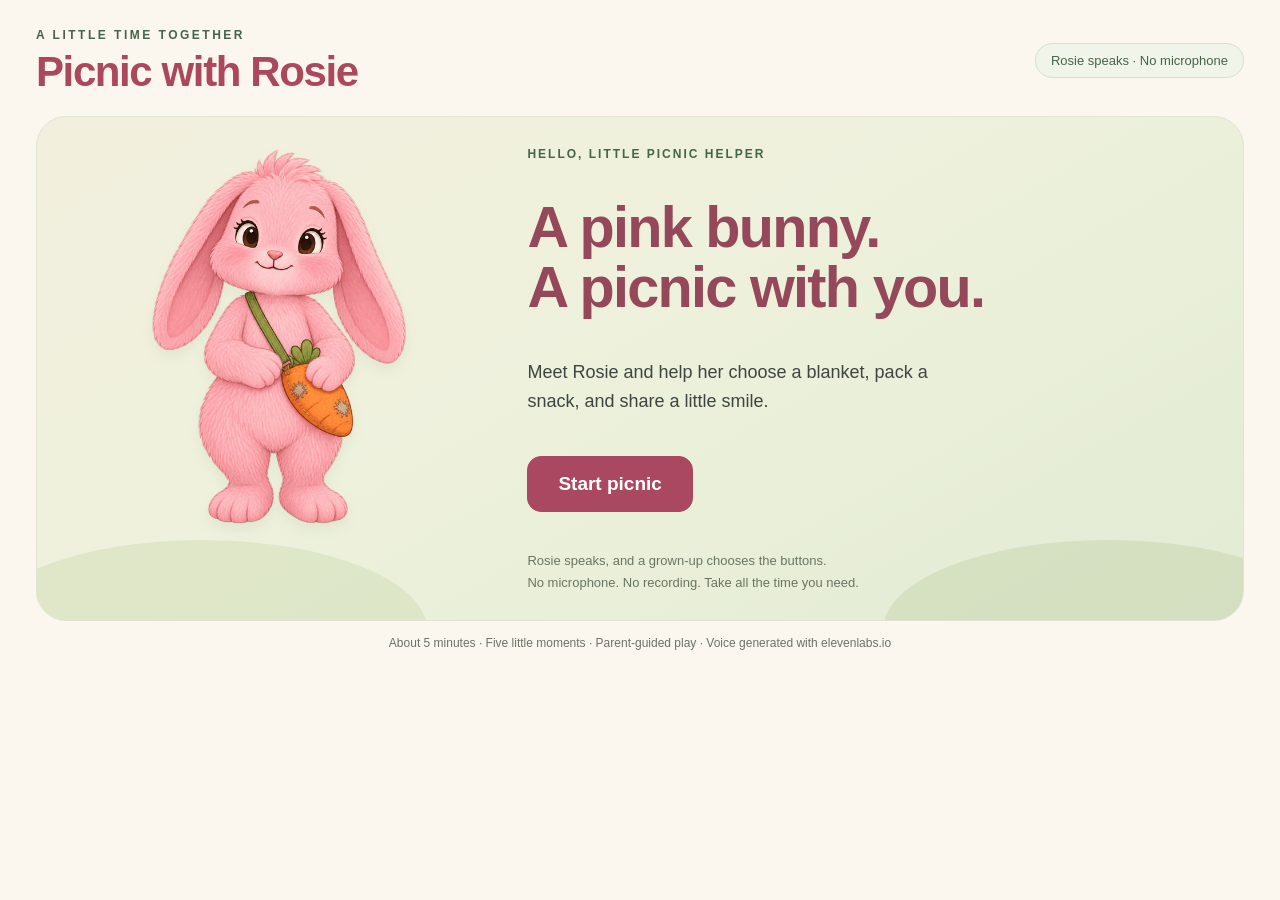
<file: index.html>
<!doctype html>
<html lang="en">
<head>
  <meta charset="utf-8">
  <meta name="viewport" content="width=device-width, initial-scale=1">
  <meta http-equiv="Content-Security-Policy" content="default-src 'self'; script-src 'self'; style-src 'self'; img-src 'self' data:; connect-src 'none'; media-src 'self'; object-src 'none'; base-uri 'none'; form-action 'none'">
  <title>Picnic with Rosie · Voice by elevenlabs.io</title>
  <link rel="stylesheet" href="style.css">
  <script src="engine.js" defer></script>
  <script src="app.js" defer></script>
</head>
<body><main id="app"></main><noscript>Please enable JavaScript to play this local picnic.</noscript></body>
</html>
</file>
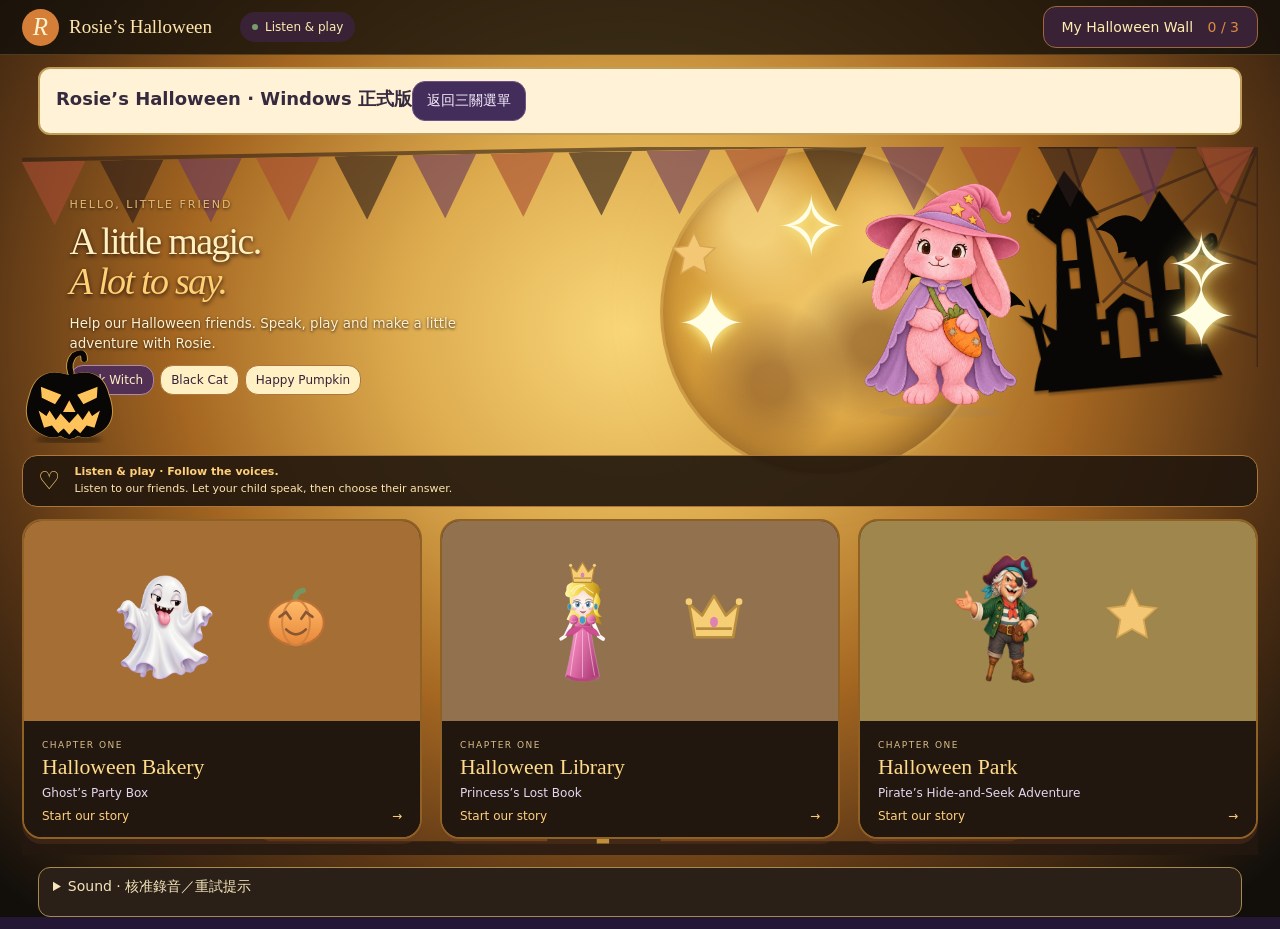
<file: halloween/index.html>
<!doctype html><html lang="zh-Hant"><head><meta charset="utf-8"><meta name="viewport" content="width=device-width,initial-scale=1"><meta http-equiv="Cache-Control" content="no-cache, no-store, must-revalidate"><meta http-equiv="refresh" content="0;url=./windows-release-20261026-v1/?v=1.0.0"><title>Rosie’s Halloween</title></head><body><p><a href="./windows-release-20261026-v1/?v=1.0.0">開啟 Rosie’s Halloween Windows 正式版</a></p><script>location.replace(new URL('./windows-release-20261026-v1/?v=1.0.0',location.href).href);</script></body></html>
</file>
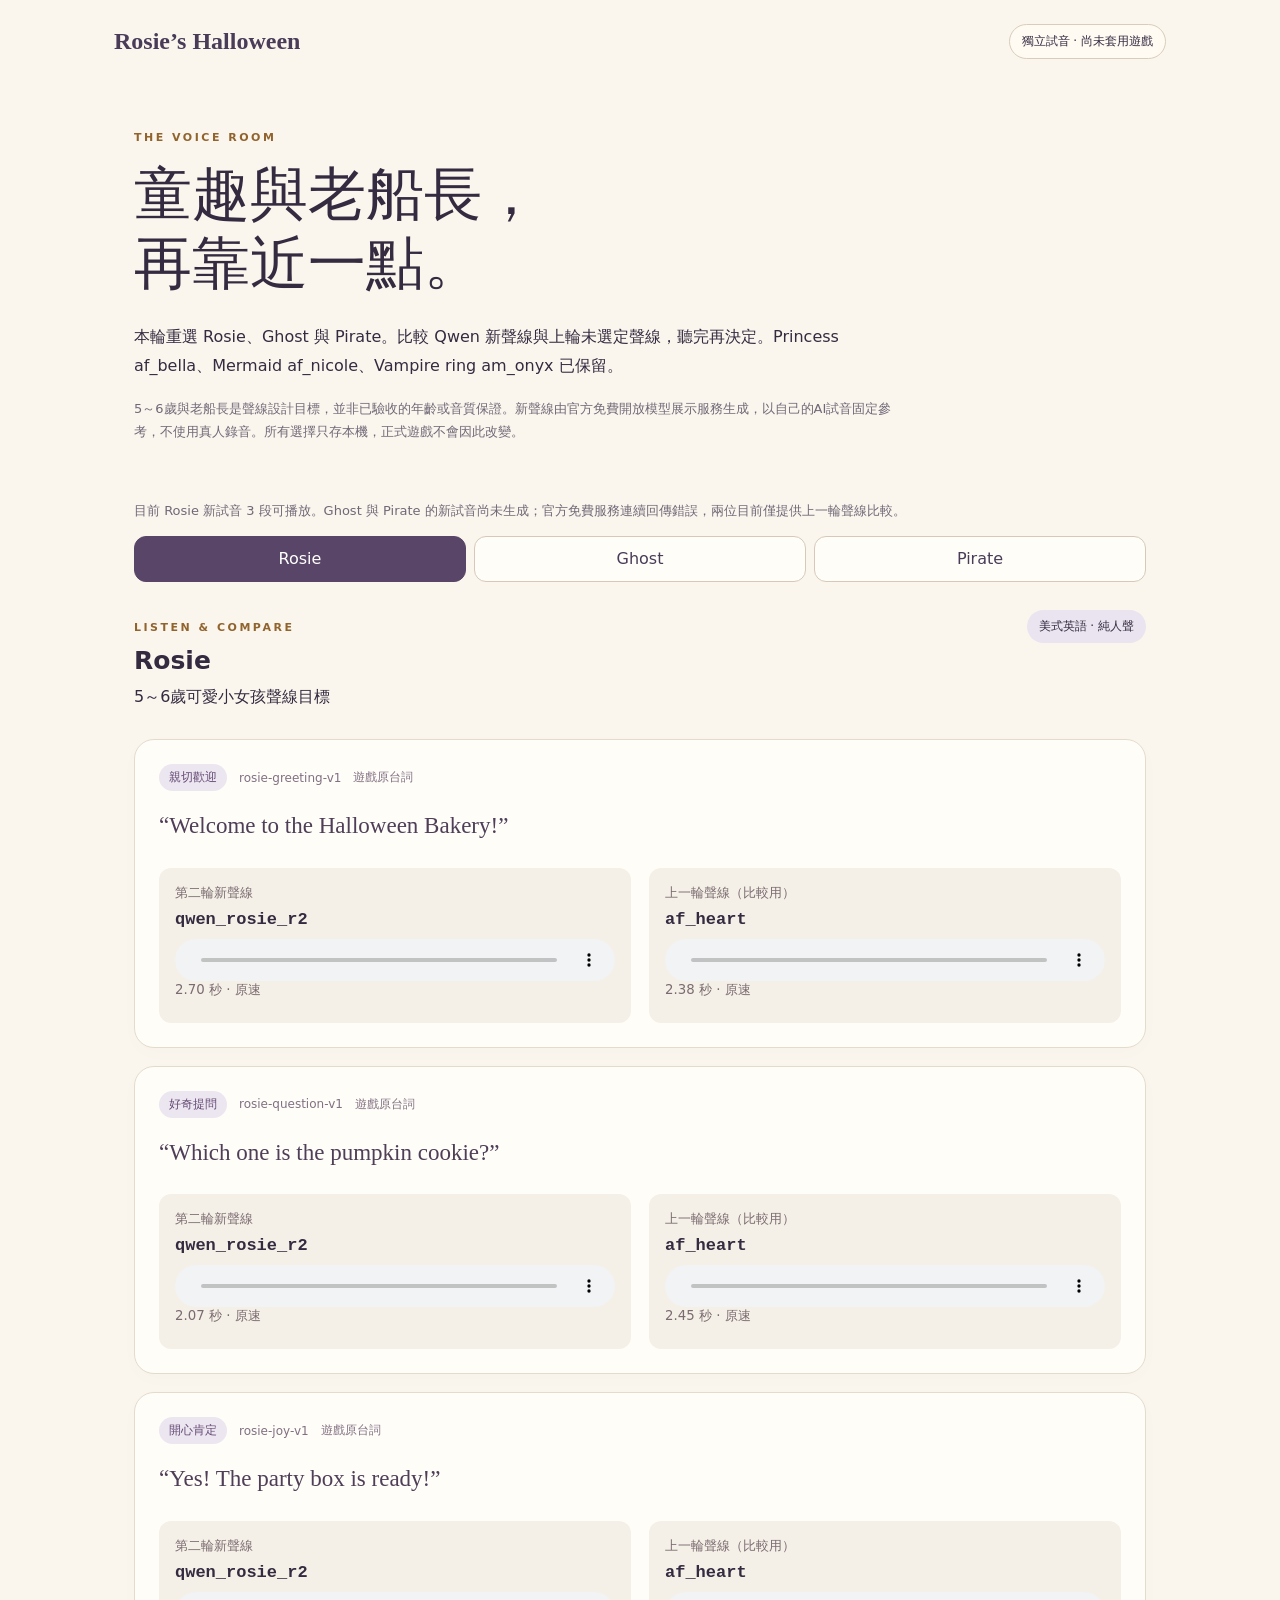
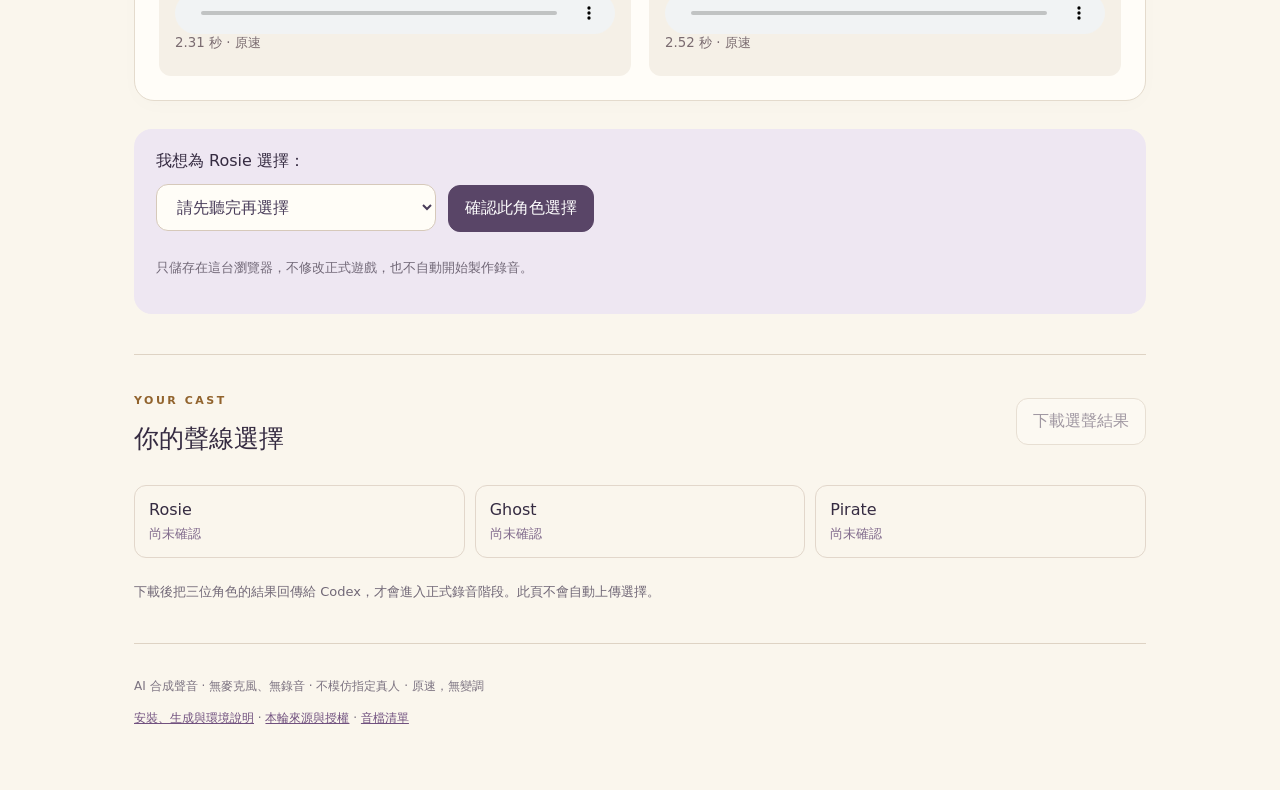
<file: halloween/audition-round2/index.html>
<!doctype html>
<html lang="zh-Hant">
<head><meta charset="utf-8"><meta name="viewport" content="width=device-width,initial-scale=1"><meta name="color-scheme" content="light"><title>Rosie’s Halloween · 第二輪聲線試音</title><link rel="stylesheet" href="style.css"></head>
<body>
<header><a href="../">Rosie’s Halloween</a><span class="badge">獨立試音 · 尚未套用遊戲</span></header>
<main>
<section class="intro"><p class="eyebrow">THE VOICE ROOM</p><h1>童趣與老船長，<br>再靠近一點。</h1><p>本輪重選 Rosie、Ghost 與 Pirate。比較 Qwen 新聲線與上輪未選定聲線，聽完再決定。Princess af_bella、Mermaid af_nicole、Vampire ring am_onyx 已保留。</p><p class="note">5～6歲與老船長是聲線設計目標，並非已驗收的年齡或音質保證。新聲線由官方免費開放模型展示服務生成，以自己的AI試音固定參考，不使用真人錄音。所有選擇只存本機，正式遊戲不會因此改變。</p></section>
<p class="note">目前 Rosie 新試音 3 段可播放。Ghost 與 Pirate 的新試音尚未生成；官方免費服務連續回傳錯誤，兩位目前僅提供上一輪聲線比較。</p><nav id="roles" aria-label="選擇角色"></nav>
<section id="studio" aria-live="polite"><p>正在載入試音清單…</p></section>
<section class="review"><div class="section-head"><div><p class="eyebrow">YOUR CAST</p><h2>你的聲線選擇</h2></div><button id="export" disabled>下載選聲結果</button></div><div id="selections"></div><p class="note">下載後把三位角色的結果回傳給 Codex，才會進入正式錄音階段。此頁不會自動上傳選擇。</p></section>
<footer><p>AI 合成聲音 · 無麥克風、無錄音 · 不模仿指定真人 · 原速，無變調</p><a href="README.md">安裝、生成與環境說明</a> · <a href="LICENSES.md">本輪來源與授權</a> · <a href="manifest.json">音檔清單</a><p id="status" role="status"></p></footer>
</main><script src="manifest.js"></script><script src="app.js"></script>
</body></html>
</file>
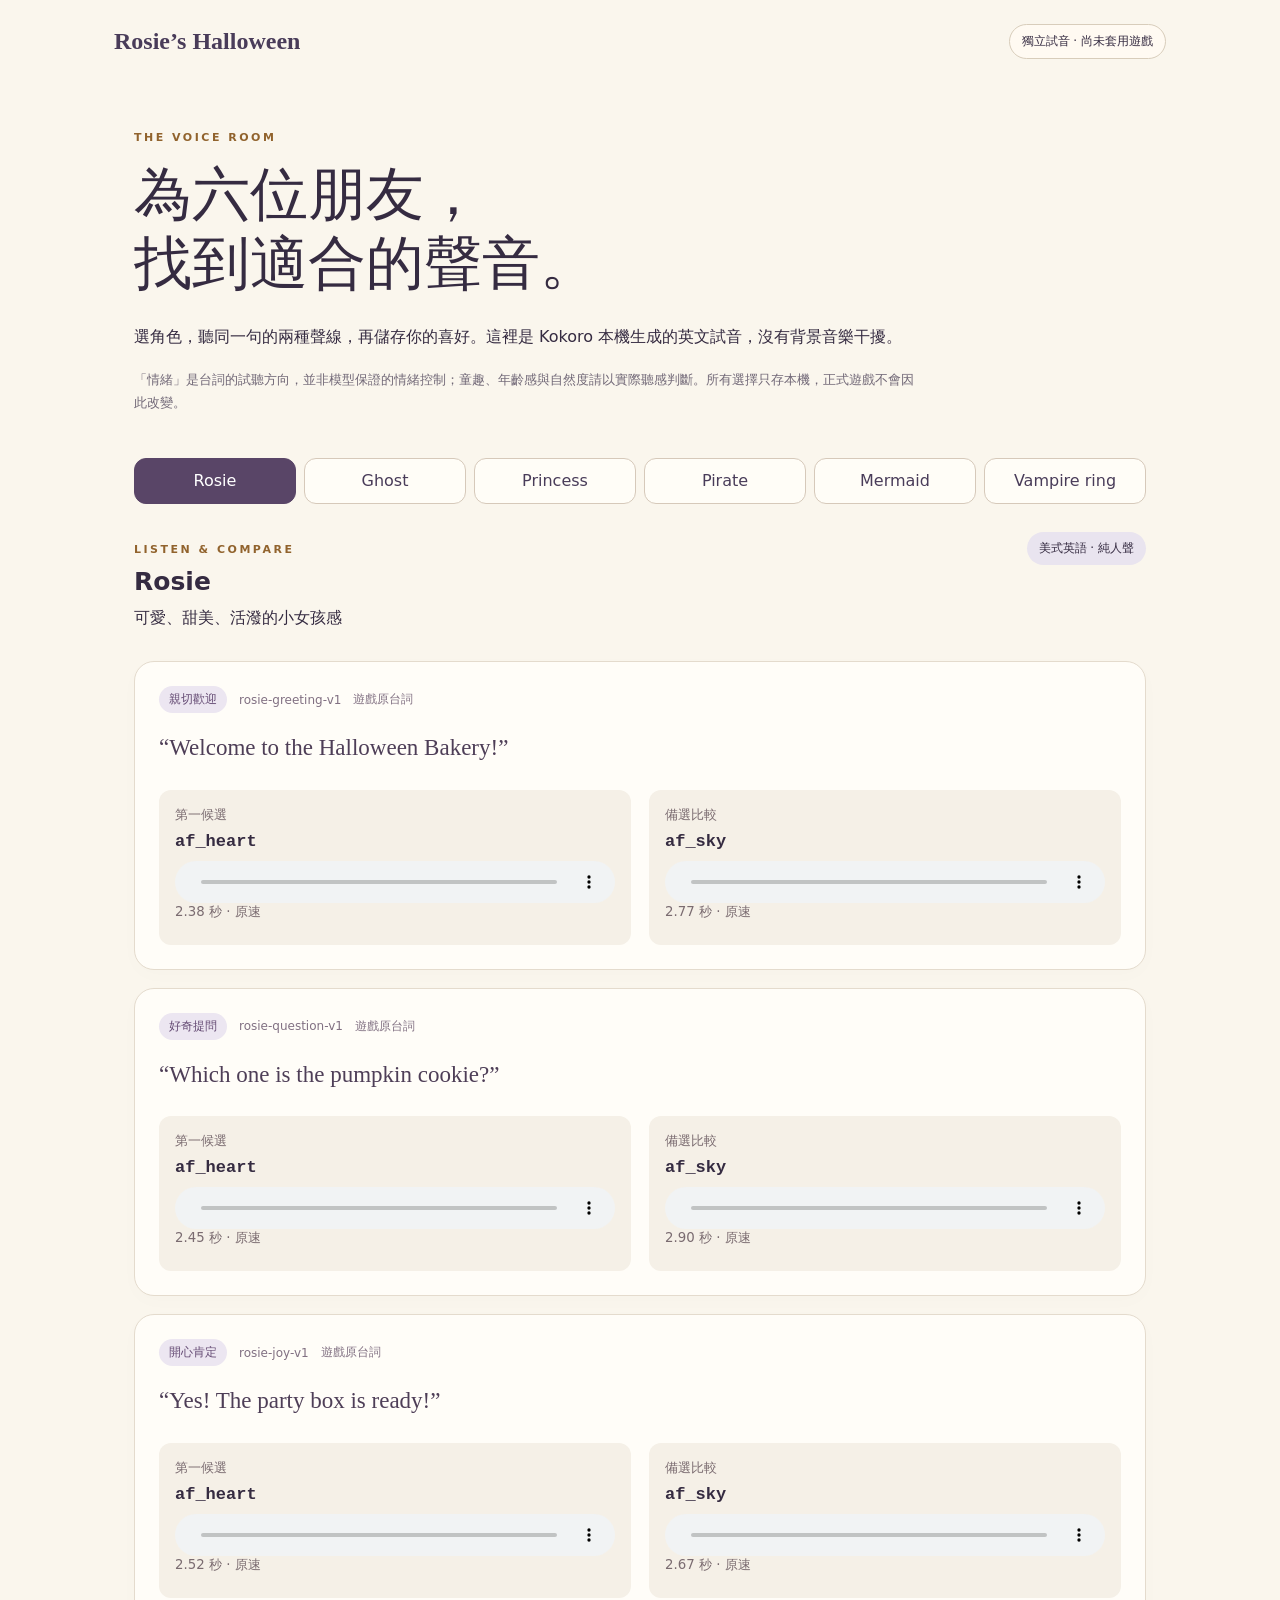
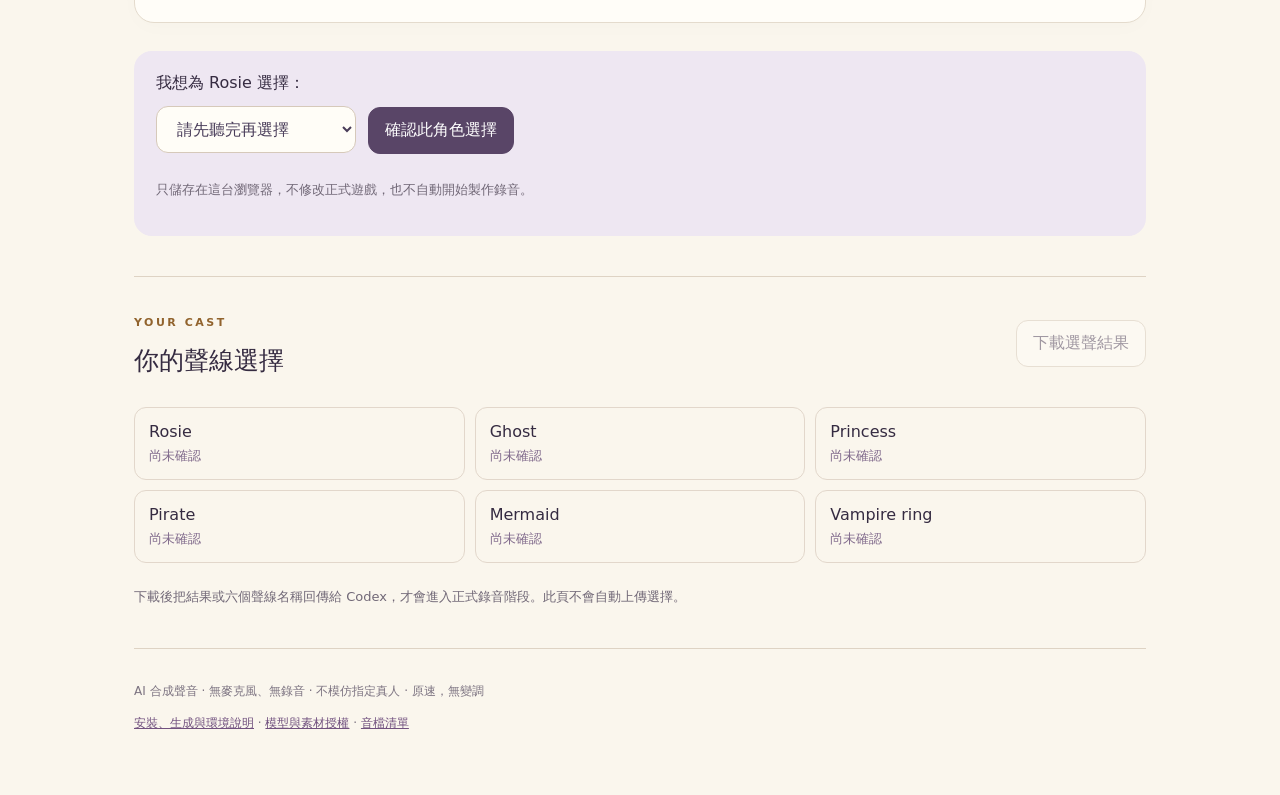
<file: halloween/audition/index.html>
<!doctype html>
<html lang="zh-Hant">
<head><meta charset="utf-8"><meta name="viewport" content="width=device-width,initial-scale=1"><meta name="color-scheme" content="light"><title>Rosie’s Halloween · 聲線試音室</title><link rel="stylesheet" href="style.css"></head>
<body>
<header><a href="../">Rosie’s Halloween</a><span class="badge">獨立試音 · 尚未套用遊戲</span></header>
<main>
<section class="intro"><p class="eyebrow">THE VOICE ROOM</p><h1>為六位朋友，<br>找到適合的聲音。</h1><p>選角色，聽同一句的兩種聲線，再儲存你的喜好。這裡是 Kokoro 本機生成的英文試音，沒有背景音樂干擾。</p><p class="note">「情緒」是台詞的試聽方向，並非模型保證的情緒控制；童趣、年齡感與自然度請以實際聽感判斷。所有選擇只存本機，正式遊戲不會因此改變。</p></section>
<nav id="roles" aria-label="選擇角色"></nav>
<section id="studio" aria-live="polite"><p>正在載入試音清單…</p></section>
<section class="review"><div class="section-head"><div><p class="eyebrow">YOUR CAST</p><h2>你的聲線選擇</h2></div><button id="export" disabled>下載選聲結果</button></div><div id="selections"></div><p class="note">下載後把結果或六個聲線名稱回傳給 Codex，才會進入正式錄音階段。此頁不會自動上傳選擇。</p></section>
<footer><p>AI 合成聲音 · 無麥克風、無錄音 · 不模仿指定真人 · 原速，無變調</p><a href="README.md">安裝、生成與環境說明</a> · <a href="LICENSES.md">模型與素材授權</a> · <a href="manifest.json">音檔清單</a><p id="status" role="status"></p></footer>
</main><script src="manifest.js"></script><script src="app.js"></script>
</body></html>
</file>
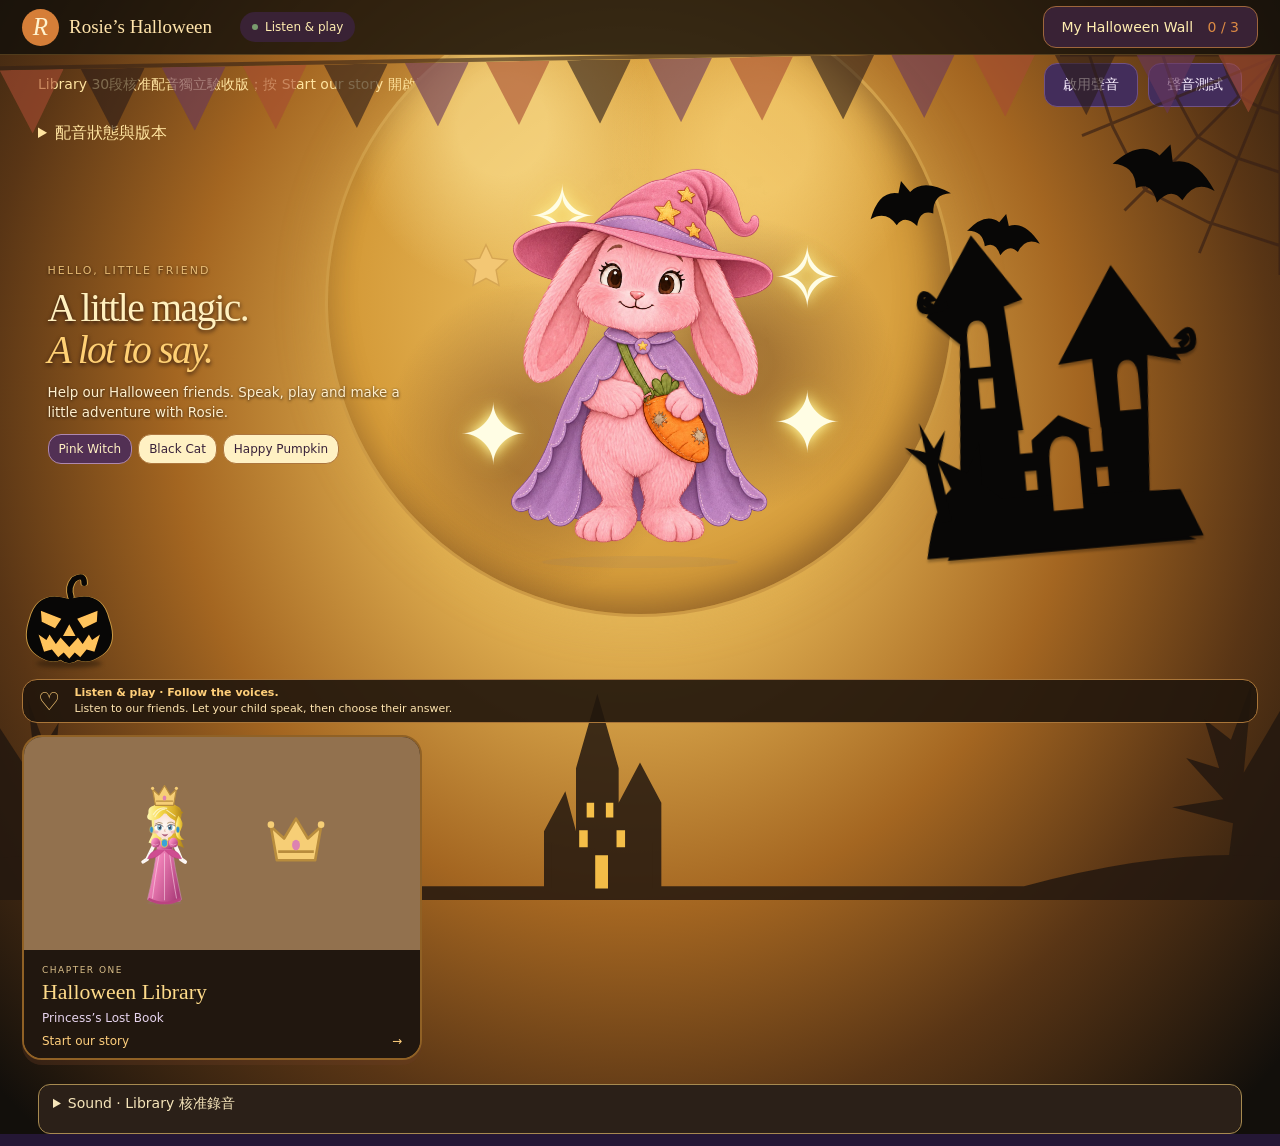
<file: halloween/library-voice-pilot/index.html>
<!doctype html>
<html lang="en">
<head>
  <meta charset="utf-8">
  <meta name="viewport" content="width=device-width, initial-scale=1, viewport-fit=cover">
  <meta name="theme-color" content="#f9f3e9">
  <title>Library · 獨立正式配音測試版</title>
  <link rel="preload" as="image" href="../assets/idle.webp" fetchpriority="high">
  <style>
:root{--ink:#514257;--muted:#7f7486;--cream:#faf5ed;--pink:#ecc1d2;--rose:#a86f8c;--purple:#9576b5;--line:#e8dedf;--mint:#d6e2cd;--white:#fffdf9;font-family:Georgia,'Times New Roman',serif;color:var(--ink);background:var(--cream)}
*{box-sizing:border-box}body{margin:0}button,a{touch-action:manipulation}button{font-family:system-ui,sans-serif;font-size:14px;color:var(--ink);cursor:pointer;border:1px solid var(--line);border-radius:13px;padding:12px 18px;background:var(--white);transition:background .2s,transform .2s,box-shadow .2s}button:hover:not(:disabled){background:#f7edf2;transform:translateY(-1px)}button:focus-visible,a:focus-visible{outline:3px solid #a386c0;outline-offset:4px}button:disabled{opacity:.45;cursor:default}a{color:inherit}.shell{max-width:1380px;margin:0 auto;padding:0 38px}.topbar{height:90px;display:flex;align-items:center;gap:28px;border-bottom:1px solid var(--line)}.brand{text-decoration:none;display:flex;align-items:center;gap:10px;font-size:21px}.brand strong{font-weight:normal}.brand-mark{display:grid;place-items:center;width:37px;height:37px;background:var(--pink);border-radius:50%;font-style:italic;font-size:25px}.mode-pill{font:12px system-ui,sans-serif;display:flex;align-items:center;gap:7px;padding:8px 12px;border-radius:30px;background:#e8eee1}.mode-pill i{height:6px;width:6px;background:#799b6e;border-radius:50%}.wall-toggle{margin-left:auto}.wall-toggle span{margin-left:10px;color:var(--rose)}.quiet{background:transparent;border-color:transparent}.eyebrow{font:600 11px system-ui,sans-serif;letter-spacing:2.3px;color:var(--rose);margin:0 0 12px}.home{padding:42px 0 22px}.home-top{display:grid;grid-template-columns:1.3fr 1fr;align-items:center;gap:30px}.hero-copy h1{font-size:clamp(40px,4.2vw,62px);line-height:1.07;font-weight:normal;letter-spacing:-1.7px;margin:10px 0 20px}.hero-copy h1 em{font-style:italic;color:var(--rose)}.hero-copy p{font:16px/1.7 system-ui,sans-serif;max-width:470px;color:var(--muted)}.hero-art{height:280px;position:relative;display:flex;justify-content:center;align-items:end;background:radial-gradient(ellipse at 50% 85%,#dce7d0 0 45%,transparent 46%);border-radius:50%}.hero-art .rosie{height:310px;width:270px}.hero-art .floating-pumpkin{width:95px;position:absolute;right:14px;bottom:16px;transform:rotate(9deg)}.hero-art .floating-star{width:46px;position:absolute;left:22%;top:22px;animation:float 4s infinite ease-in-out}.costumes{display:flex;gap:8px;flex-wrap:wrap;margin:22px 0}.costumes button{font-size:12px;padding:8px 13px}.costumes .selected{background:#ecddec;border-color:#ae88b0}.read-note{display:flex;align-items:center;gap:14px;background:#f0e9ef;border:1px solid #e5dbe5;border-radius:15px;padding:15px 20px;font:13px/1.5 system-ui,sans-serif;margin:20px 0 24px}.read-note strong{color:#735879}.read-note p{margin:0}.read-note .note-icon{font-size:25px}.theme-grid{display:grid;grid-template-columns:repeat(3,1fr);gap:20px}.theme-card{display:block;text-align:left;padding:0;overflow:hidden;border-radius:24px;box-shadow:0 4px 0 #e8dedb;background:var(--white)}.theme-card:hover:not(:disabled){background:var(--white);box-shadow:0 7px 0 #e4d6dc;transform:translateY(-3px)}.theme-illustration{height:155px;display:flex;align-items:center;justify-content:center;gap:5px;position:relative;background:#f5dfce}.theme-card.library .theme-illustration{background:#ece0ef}.theme-card.park .theme-illustration{background:#dfe8d4}.theme-illustration .art{width:110px;height:140px}.theme-illustration .prop{width:85px}.theme-text{padding:19px 22px}.theme-text .chapter-label{font:10px system-ui,sans-serif;letter-spacing:1.5px;color:var(--muted)}.theme-text h2{font:normal 25px Georgia,serif;margin:8px 0}.theme-text p{font:13px/1.5 system-ui,sans-serif;color:var(--muted);margin:0}.theme-text .card-bottom{display:flex;justify-content:space-between;align-items:center;font:12px system-ui,sans-serif;margin-top:17px;color:var(--rose)}.site-footer{display:flex;justify-content:space-between;font:12px system-ui,sans-serif;color:var(--muted);padding:27px 0;border-top:1px solid var(--line);margin-top:28px}.play{padding:24px 0 0}.chapter-bar{display:flex;align-items:center;gap:17px;margin-bottom:20px}.chapter-bar h1{font-weight:normal;font-size:25px;margin:0}.chapter-bar .stage-label{margin-left:auto;font:12px system-ui,sans-serif;color:var(--muted)}.dots{display:flex;gap:7px}.dots span{height:8px;width:8px;border-radius:50%;background:#dfd4dd}.dots .active{background:var(--rose)}.play-grid{display:grid;grid-template-columns:1.1fr 1fr;gap:24px;align-items:start}.world{position:relative;min-height:365px;border-radius:28px;overflow:hidden;background:linear-gradient(#f6eadd 0 71%,#eddbc2 72%);border:1px solid #e4d8cf}.world.library{background:linear-gradient(#ece3ef 0 71%,#dfcddc 72%)}.world.park{background:linear-gradient(#edf0df 0 71%,#d5dfc5 72%)}.world:after{content:'';position:absolute;bottom:0;width:100%;height:65px;border-radius:50% 50% 0 0;background:#e7d2b4;opacity:.45}.world.library:after{background:#cbb4c7}.world.park:after{background:#bbcca8}.world-decor{position:absolute;inset:0;opacity:.6;pointer-events:none}.world-decor svg{height:100%;width:100%}.actor-row{display:flex;align-items:flex-end;justify-content:center;position:relative;z-index:2;gap:1px;height:285px;padding:35px 12px 0}.rosie{position:relative;width:200px;height:240px;flex-shrink:0;transform-origin:bottom center;animation:breathe 4s infinite ease-in-out}.rosie .frame{position:absolute;inset:0;width:100%;height:100%;object-fit:contain;opacity:0}.rosie .frame.active{opacity:1}.rosie.happy{animation:rosie-jump 1.2s ease-in-out}.rosie-shadow{position:absolute;bottom:5px;left:18%;width:64%;height:12px;border-radius:50%;background:#8b7a77;opacity:.12}.guest{width:155px;min-width:80px;position:relative;transform-origin:bottom center}.guest>.art{width:100%;height:230px;overflow:visible}.guest.ghost{animation:float 3.7s ease-in-out infinite}.guest.talking .mouth{animation:mouth .42s infinite}.guest.blink .art{filter:brightness(.99)}.scene-prop{position:absolute;z-index:3;left:50%;bottom:10px;width:160px;transform:translateX(-50%)}.scene-prop .art{width:100%}.scene-prop.small{width:110px}.book-stand{width:160px;height:87px;position:absolute;right:17px;bottom:6px;z-index:4;background:linear-gradient(transparent 70%,#b59b88 71% 82%,transparent 83%)}.book-stand:before,.book-stand:after{content:'';position:absolute;height:35px;width:6px;bottom:0;background:#b59b88}.book-stand:before{left:20px}.book-stand:after{right:20px}.book-stand .art{height:93px;position:absolute;top:-18px;width:100%}.teaching-prop{position:absolute;top:30px;right:26px;width:90px;z-index:4}.teaching-prop .art{width:100%}.mini-cards{position:absolute;bottom:19px;left:18px;right:18px;display:flex;justify-content:center;gap:7px;z-index:4}.mini-cards .art{width:100px;background:#fffaf2;border:1px solid #e7d4c7;border-radius:13px}.world .count-stars{position:absolute;bottom:22px;left:15px;right:15px;z-index:4;display:flex;justify-content:center;gap:7px}.count-star{width:43px;height:48px;position:relative;animation:pop .5s both}.count-star .art{width:100%;height:100%}.count-star span{position:absolute;inset:0;display:grid;place-items:center;font:600 16px system-ui,sans-serif;color:#946c36;padding-bottom:1px}.invitation{position:absolute;right:16px;top:26px;background:#fffaf0;border:2px solid #dfbe98;border-radius:16px;width:160px;padding:10px;z-index:4;transform:rotate(4deg)}.invitation .art{height:115px;width:100%}.invitation b{font:600 42px system-ui,sans-serif;display:block;text-align:center;color:var(--rose)}.footprints{position:absolute;left:18px;right:18px;bottom:13px;z-index:5;display:flex;justify-content:space-around}.footprint{border:2px dashed #9bac8d;border-radius:50%;width:60px;height:37px;text-align:center;padding-top:5px;font:600 19px system-ui,sans-serif;color:#718863;background:#edf1e3}.footprint.correct{box-shadow:0 0 0 5px #ffeab7;background:#ffefc7}.parade-row{display:flex;justify-content:center;align-items:end;position:relative;z-index:4;padding-top:45px;height:275px}.parade-row .guest{width:125px;min-width:0}.parade-row .guest>.art{height:210px}.parade-row.walking{animation:parade 3.5s ease-in-out}.dialogue{background:var(--white);border:1px solid var(--line);border-radius:24px;padding:23px 26px;min-height:160px;box-shadow:0 4px 0 #eae1df}.dialogue-line{padding-bottom:13px}.dialogue-line:last-child{padding-bottom:0}.speaker{display:block;font:600 10px system-ui,sans-serif;text-transform:uppercase;letter-spacing:1.5px;color:var(--rose);margin-bottom:6px}.dialogue-line p{margin:0;font:normal clamp(21px,2.05vw,29px)/1.35 Georgia,serif}.question-hint{font:12px/1.6 system-ui,sans-serif;color:var(--muted);margin:13px 0 14px}.reading-controls{display:flex;gap:8px;flex-wrap:wrap;margin-top:17px}.primary{background:var(--rose);color:white;border-color:var(--rose);font-weight:600}.primary:hover:not(:disabled){background:#925c78}.secondary{background:#eee5f1;border-color:#d7c8df}.choices{display:grid;grid-template-columns:repeat(3,1fr);gap:11px;margin-top:16px}.choices.two{grid-template-columns:repeat(2,1fr)}.choice{padding:8px 5px 11px;background:#fffaf5;border-radius:18px;border:2px solid #e6dadd;min-height:124px;font-size:12px}.choice .art{width:100%;height:110px;display:block;margin-bottom:5px}.choice.number{min-height:115px;display:flex;flex-direction:column;align-items:center;justify-content:center}.choice .big-number{font:normal 52px Georgia,serif;color:var(--rose)}.choice.highlight{border-color:#d8ad57;box-shadow:0 0 0 3px #ffebbb}.choice.wrong{border-color:#bfaacf}.feedback{background:#ecefdf;color:#5e7054;border-radius:12px;padding:12px 15px;font:13px/1.6 system-ui,sans-serif;margin-top:15px}.parent-panel{margin-top:20px;padding:18px 22px;border:1px solid var(--line);border-radius:19px;background:#f2ece8}.parent-header{font:600 10px system-ui,sans-serif;letter-spacing:1.8px;margin-bottom:11px;color:var(--muted)}.parent-actions{display:flex;gap:8px;flex-wrap:wrap;align-items:center}.parent-actions .spacer{flex:1}.parent-actions button{font-size:12px;padding:10px 13px}.support-glow{box-shadow:0 0 0 3px #ead5a3}.small-note{font:12px/1.65 system-ui,sans-serif;color:var(--muted)}.note-bottom{margin:11px 0 0}.paused-cover{position:absolute;inset:0;background:#faf5ede8;z-index:20;display:grid;place-items:center;border-radius:28px;text-align:center}.paused-cover h2{font-weight:normal;font-size:35px}.paused-cover p{font:13px system-ui,sans-serif;color:var(--muted)}.paused *{animation-play-state:paused!important}.completion{max-width:780px;margin:40px auto;text-align:center;background:var(--white);border:1px solid var(--line);border-radius:30px;padding:37px 35px}.completion h1{font-size:44px;font-weight:normal;margin:18px 0 10px}.completion p{font:15px/1.7 system-ui,sans-serif;color:var(--muted)}.reward-illustration{height:180px;display:flex;justify-content:center;align-items:center}.reward-illustration .art{height:180px;width:150px}.badge{background:#f7e7b9;border:1px solid #e1c582;border-radius:30px;display:inline-block;padding:10px 20px;font:600 13px system-ui,sans-serif;color:#95713e}.completion-actions{display:flex;justify-content:center;gap:10px;margin-top:26px;flex-wrap:wrap}.sticker-name{font:12px system-ui,sans-serif;color:var(--rose)}.pages{display:flex;gap:8px;position:absolute;bottom:15px;left:20%;right:3%;z-index:5}.pages .art{background:#fff9ed;width:50%;height:112px;border:2px solid #d9b7c7;border-radius:5px}.sticker-preview{position:absolute;top:31px;right:30px;background:#fff9ed;border:3px solid #eed6a4;border-radius:50%;height:130px;width:130px;z-index:6;animation:pop .7s}.sticker-preview .art{width:100%;height:100%}.guest.motion-dance{animation:dance 1.2s ease-in-out}.guest.motion-jump,.guest.motion-celebrate{animation:guest-jump 1.2s ease-in-out}.guest.motion-touch{animation:bow 1.2s ease-in-out}.guest.motion-clap .left-arm{transform-origin:50px 115px;animation:clap-left .6s infinite}.guest.motion-clap .right-arm{transform-origin:110px 115px;animation:clap-right .6s infinite}.guest.motion-jump .pirate-hat{animation:hat-bounce 1.3s ease-in-out}.guest.motion-deliver{animation:pop .75s}.pose-touch{transform-origin:80px 90px;transform:rotate(14deg) translate(4px,10px)}.pose-dance{transform-origin:80px 100px;transform:rotate(-9deg)}.pose-jump{transform:translateY(-10px)}.card-parade{animation:card-walk 1.6s infinite alternate ease-in-out}.help-focus{filter:drop-shadow(0 0 8px #e8bd63)}dialog{border:1px solid var(--line);border-radius:25px;max-width:760px;width:calc(100% - 32px);padding:30px;background:var(--cream);color:var(--ink);box-shadow:0 20px 80px #56435933}dialog::backdrop{background:#51425755}.dialog-heading{display:flex;align-items:center;justify-content:space-between;gap:10px}.dialog-heading h2{font-size:31px;font-weight:normal;margin:0}.wall-items{display:grid;grid-template-columns:repeat(3,1fr);gap:15px;margin:25px 0}.wall-sticker{text-align:center;border-radius:22px;background:#fffaf3;border:2px dashed #dbced7;padding:12px}.wall-sticker .art{height:150px;width:100%}.wall-sticker.locked .art{filter:grayscale(1);opacity:.2}.wall-sticker p{font:12px system-ui,sans-serif;color:var(--muted)}#svg-library{position:absolute;width:0;height:0;overflow:hidden}.error-note{background:#f4e2d4;padding:12px;border-radius:13px;font:13px system-ui,sans-serif}.confetti{position:absolute;inset:0;pointer-events:none;z-index:8}.confetti i{position:absolute;left:var(--x);top:8px;width:8px;height:13px;border-radius:2px;background:var(--color);animation:confetti 2.2s var(--delay) both;transform:rotate(var(--rotate))}
@keyframes breathe{50%{transform:translateY(-3px) scale(1.006)}}@keyframes float{50%{transform:translateY(-8px)}}@keyframes mouth{50%{stroke-width:7}}@keyframes rosie-jump{0%,100%{transform:translateY(0)}15%{transform:translateY(5px) scaleY(.97)}45%,58%{transform:translateY(-65px) rotate(-2deg)}82%{transform:translateY(2px)}}@keyframes guest-jump{0%,100%{transform:translateY(0)}20%{transform:translateY(4px) scaleY(.96)}50%{transform:translateY(-49px)}80%{transform:translateY(2px)}}@keyframes hat-bounce{40%{transform:translateY(-12px) rotate(-4deg)}80%{transform:rotate(5deg)}100%{transform:rotate(0)}}@keyframes dance{25%{transform:rotate(-9deg) translateY(-5px)}65%{transform:rotate(9deg) translateY(-5px)}}@keyframes bow{50%{transform:rotate(18deg) translate(5px,12px)}}@keyframes clap-left{50%{transform:rotate(-43deg)}}@keyframes clap-right{50%{transform:rotate(43deg)}}@keyframes pop{0%{opacity:0;transform:scale(.8)}100%{opacity:1;transform:scale(1)}}@keyframes parade{0%{transform:translateX(-12px)}100%{transform:translateX(30px)}}@keyframes card-walk{100%{transform:translateX(12px)}}@keyframes confetti{to{top:95%;opacity:0;transform:rotate(220deg)}}
@media(min-width:1500px){.world{min-height:410px}.actor-row{height:325px}.rosie{width:230px;height:275px}.guest>.art{height:255px}}
@media(max-width:900px){.shell{padding:0 22px}.topbar{gap:12px;height:76px}.brand{font-size:17px}.mode-pill{font-size:10px}.wall-toggle{font-size:11px;padding:8px}.home-top{grid-template-columns:1fr 1fr}.hero-art .rosie{height:260px;width:220px}.hero-art{height:240px}.theme-grid{gap:12px}.theme-text{padding:16px}.theme-text h2{font-size:21px}.play-grid{grid-template-columns:1fr 1fr;gap:15px}.world{min-height:340px}.actor-row{height:270px}.rosie{width:155px;height:210px}.guest{width:125px}.dialogue{padding:19px}.choice .art{height:85px}.choice{min-height:100px}.invitation{width:115px}.invitation .art{height:80px}.invitation b{font-size:32px}}
@media(max-width:650px){.shell{padding:0 14px}.brand strong{display:none}.brand{font-size:16px}.mode-pill{padding:6px 8px}.wall-toggle{padding:5px}.wall-toggle span{display:none}.home{padding-top:24px}.home-top{grid-template-columns:1fr}.hero-copy h1{font-size:43px}.hero-art{height:220px}.hero-art .rosie{height:245px}.theme-grid{grid-template-columns:1fr}.theme-card{display:grid;grid-template-columns:130px 1fr}.theme-illustration{height:100%}.theme-illustration .art{width:85px}.theme-illustration .prop{display:none}.theme-text h2{font-size:23px}.read-note{padding:13px}.play-grid{grid-template-columns:1fr}.world{min-height:310px}.actor-row{height:260px}.rosie{width:190px;height:230px}.guest{width:135px}.dialogue-line p{font-size:25px}.chapter-bar h1{font-size:21px}.chapter-bar .stage-label{font-size:10px}.choice .art{height:105px}.parent-actions .spacer{display:none}.site-footer{font-size:10px}.site-footer span{display:none}.wall-items{gap:7px}.wall-sticker{padding:6px}.wall-sticker .art{height:110px}.completion{padding:25px 20px}.completion h1{font-size:34px}}
@media(prefers-reduced-motion:reduce){*{animation-duration:.01ms!important;animation-iteration-count:1!important;transition:none!important}}


.world.library:not(.crowned) .guest.princess .princess-crown{opacity:0}.guest.talking .left-arm{transform-origin:50px 115px;animation:clap-left .8s infinite}.guest.talking .right-arm{transform-origin:110px 115px;animation:clap-right .8s infinite}.position-guest{position:absolute;bottom:47px;transform:translateX(-50%);z-index:3}.position-guest .guest{width:125px}.prop-arrive{animation:prop-arrive 1s ease-out}@keyframes prop-arrive{from{opacity:0;bottom:60px}to{opacity:1;bottom:10px}}


.guest.talking .raster-body{transform-origin:80px 160px;animation:guest-speak .8s ease-in-out infinite}.guest.motion-clap .raster-body{transform-origin:80px 160px;animation:clap-bob .6s ease-in-out infinite}@keyframes guest-speak{50%{transform:translateY(-2px) rotate(1deg)}}@keyframes clap-bob{50%{transform:scale(1.025,.985)}}

.pirate-closed{opacity:0}.guest.motion-clap .raster-body{animation:none}.guest.motion-clap .pirate-open{animation:clap-open .6s steps(1,end) infinite}.guest.motion-clap .pirate-closed{animation:clap-closed .6s steps(1,end) infinite}@keyframes clap-open{0%,100%{opacity:1}50%{opacity:0}}@keyframes clap-closed{0%,100%{opacity:0}50%{opacity:1}}

/* Bakery: visually matched character sizes and a 2x foreground box. */
.world.bakery{min-height:510px}.world.bakery .actor-row{height:305px;gap:8px}.world.bakery .guest.ghost{width:260px;flex-shrink:1}.world.bakery .guest.ghost>.art{height:280px}.scene-prop.party-box{width:320px;max-width:95%;bottom:-20px}.world.bakery .mini-cards{bottom:12px;background:#fffaf3e8;border-radius:16px}.world.bakery:has(.mini-cards) .party-box{bottom:20px;left:30%;opacity:.22}.world.bakery .teaching-prop{top:20px}
@media(min-width:1500px){.world.bakery .guest.ghost{width:290px}.world.bakery .guest.ghost>.art{height:320px}.world.bakery .actor-row{height:340px}.world.bakery{min-height:540px}}
@media(min-width:651px) and (max-width:900px){.world.bakery .guest.ghost{width:205px}.world.bakery .guest.ghost>.art{height:240px}}
@media(max-width:650px){.world.bakery .rosie{width:140px;height:190px}.world.bakery .guest.ghost{width:210px}.world.bakery .guest.ghost>.art{height:220px}.world.bakery .actor-row{height:280px;padding-left:5px;padding-right:5px;gap:0}.world.bakery{min-height:495px}}



.rosie.talking{animation:rosie-talk-big 1.05s ease-in-out infinite;transform-origin:50% 90%}.guest.ghost.talking .raster-body{animation:ghost-talk-big 1.1s ease-in-out infinite;transform-origin:80px 175px}@keyframes rosie-talk-big{0%,100%{transform:translateY(0) rotate(-3deg)}35%{transform:translateY(-9px) rotate(4deg) scale(1.025)}70%{transform:translateY(-3px) rotate(-5deg)}}@keyframes ghost-talk-big{0%,100%{transform:translateY(0) rotate(-5deg)}40%{transform:translateY(-10px) rotate(6deg) scale(1.04)}75%{transform:translateY(-4px) rotate(-7deg)}}

.ghost-small{opacity:0}.guest.ghost.talking .ghost-open{animation:speak-open .44s steps(1,end) infinite}.guest.ghost.talking .ghost-small{animation:speak-small .44s steps(1,end) infinite}@keyframes speak-open{0%,100%{opacity:1}50%{opacity:0}}@keyframes speak-small{0%,100%{opacity:0}50%{opacity:1}}

.world.bakery .world-decor{opacity:1}.world.bakery:after{display:none}.world.bakery .actor-row{padding-top:70px}

.world.bakery{min-height:570px}.world.bakery .actor-row{height:345px}.world.bakery .party-box{bottom:-20px}@media(max-width:650px){.world.bakery{min-height:535px}.world.bakery .actor-row{height:315px}}

.world.bakery .actor-row{height:380px}@media(max-width:650px){.world.bakery .actor-row{height:350px}}

.ghost-order-bubble{position:absolute;top:142px;right:13px;width:115px;height:112px;background:#fffdf5;border:3px solid #be9bac;border-radius:25px;z-index:5;box-shadow:0 3px 0 #dbc3cf}.ghost-order-bubble:after{content:"";position:absolute;left:-15px;bottom:13px;border-top:12px solid transparent;border-bottom:12px solid transparent;border-right:18px solid #be9bac}.ghost-order-bubble .art{width:100%;height:100%}.picked-cookie{position:absolute;z-index:6;left:50%;top:232px;width:150px;transform:translateX(-50%)}.picked-cookie .art{width:100%}.cookie-pickup{animation:cookie-pickup 1.1s ease-in-out both}@keyframes cookie-pickup{from{transform:translate(-235px,238px) scale(.18)}to{transform:translateX(-50%) scale(1)}}@media(max-width:650px){.ghost-order-bubble{top:130px;width:85px;height:85px;right:7px}.picked-cookie{top:214px;width:125px}@keyframes cookie-pickup{from{transform:translate(-145px,230px) scale(.18)}to{transform:translateX(-50%) scale(1)}}}

.ghost-order-bubble{background:#c8f6ff;border:4px solid #0879a6;box-shadow:0 0 0 5px #fff,0 5px 10px #16567544}.ghost-order-bubble:after{border-right-color:#0879a6;left:-23px;border-right-width:24px}.ghost-order-bubble .art{filter:saturate(1.8) contrast(1.15)}.taken-candy{animation:candy-leave 1ms steps(1,end) both}@keyframes candy-leave{from{opacity:1}to{opacity:0}}.packing-box .box-candy{animation:candy-arrive 1ms steps(1,end) both;animation-delay:calc((var(--i) + 1)*550ms - var(--elapsed))}@keyframes candy-arrive{from{opacity:0}to{opacity:1}}.candy-transfer{position:absolute;z-index:8;width:35px;height:35px;animation:candy-transfer 550ms ease-in-out both;pointer-events:none}.candy-transfer .art{width:100%;height:100%}@keyframes candy-transfer{0%{left:var(--from-x);top:var(--from-y);opacity:0;transform:scale(.8)}1%{opacity:1}55%{transform:scale(1.4) rotate(15deg)}99%{opacity:1}100%{left:47%;top:75%;transform:scale(.8);opacity:0}}

.picked-cookie.from-right.cookie-pickup{animation-name:ghost-cookie-pickup}@keyframes ghost-cookie-pickup{from{transform:translate(160px,220px) scale(.18)}to{transform:translateX(-50%) scale(1)}}@media(max-width:650px){@keyframes ghost-cookie-pickup{from{transform:translate(100px,218px) scale(.18)}to{transform:translateX(-50%) scale(1)}}}

.world.bakery:has(.large-boxes){min-height:820px}.world.bakery .mini-cards.large-boxes{display:grid;grid-template-columns:repeat(2,200px);justify-content:center;gap:12px;padding:10px;bottom:12px}.world.bakery .large-boxes .art{width:200px;height:187.5px}.world.bakery .large-boxes .art:last-child{grid-column:1 / -1;justify-self:center}.world.bakery:has(.large-boxes) .party-box{display:none}@media(max-width:650px){.world.bakery:has(.large-boxes){min-height:965px}.world.bakery .mini-cards.large-boxes{grid-template-columns:200px}.world.bakery .large-boxes .art:last-child{grid-column:auto}}
@media(min-width:651px) and (max-width:1000px){.world.bakery:has(.large-boxes){min-height:1020px}.world.bakery .mini-cards.large-boxes{grid-template-columns:200px}.world.bakery .large-boxes .art:last-child{grid-column:auto}}

.world.bakery:has(.large-boxes){min-height:670px}.world.bakery .mini-cards.large-boxes{display:flex;flex-wrap:nowrap;justify-content:flex-start;gap:10px;padding:10px;overflow-x:auto}.world.bakery .large-boxes .art{width:200px;height:187.5px;flex:0 0 200px}.world.bakery .large-boxes .art:last-child{grid-column:auto}.play-grid:has(.large-boxes){grid-template-columns:minmax(644px,1.3fr) minmax(0,1fr)}@media(max-width:1100px){.play-grid:has(.large-boxes){grid-template-columns:1fr}}

.guest.ghost.motion-happy-spin{animation:ghost-happy-spin 2.7s ease-in-out infinite;transform-origin:50% 85%}.happy-sparkles{position:absolute;left:55%;top:140px;width:38%;height:200px;pointer-events:none;z-index:7}.happy-sparkles span{position:absolute;left:calc(var(--i)*19%);top:calc(var(--i)*17px);color:#e9a52e;font-size:27px;text-shadow:0 0 3px white;animation:happy-star 1.5s ease-in-out infinite;animation-delay:calc(var(--i)*160ms)}@keyframes ghost-happy-spin{0%,100%{transform:translateY(0) rotateY(0)}10%{transform:translateY(8px) scaleY(.95)}25%{transform:translateY(-55px) rotate(-8deg)}40%{transform:translateY(0) rotate(6deg)}55%{transform:translateY(-35px) rotateY(0)}72%{transform:translateY(-40px) rotateY(180deg)}90%{transform:translateY(-15px) rotateY(360deg)}}@keyframes happy-star{0%,100%{opacity:0;transform:scale(.5) translateY(12px)}50%{opacity:1;transform:scale(1.15) translateY(-12px)}}
.sticker-pocket{position:absolute;right:18px;bottom:18px;width:145px;height:110px;z-index:8;border:3px dashed #ae86b2;border-radius:20px;background:#fff7fc;display:flex;align-items:center;flex-direction:column;padding:8px;color:#725172;font:13px system-ui}.sticker-pocket .art{width:65px;height:65px}.sticker-preview.sticker-flying{animation:sticker-collect 2.6s ease-in-out forwards}.sticker-preview.sticker-stored{display:none}@keyframes sticker-collect{0%,20%{top:20px;right:20px;transform:scale(1.15) rotate(-8deg);opacity:1}55%{top:40%;right:20px;transform:scale(.8) rotate(12deg);opacity:1}90%,100%{top:calc(100% - 110px);right:20px;transform:scale(.35) rotate(0);opacity:0}}
.sticker-pocket.pocket-empty .art{visibility:hidden}.sticker-pocket.pocket-receiving .art{animation:sticker-received 2.6s steps(1,end) forwards}@keyframes sticker-received{0%{visibility:hidden}100%{visibility:visible}}
.world.library{min-height:600px}.world.library .actor-row{height:440px;align-items:flex-end}.world.library .rosie{width:220px;height:310px}.world.library .guest.princess{width:220px;height:310px}.world.library .guest.princess>.art{width:100%;height:100%}@media(max-width:650px){.world.library{min-height:550px}.world.library .actor-row{height:390px}.world.library .rosie,.world.library .guest.princess{width:180px;height:270px}}
.world.library{min-height:700px}.world.library .actor-row{height:600px}@media(max-width:650px){.world.library{min-height:650px}.world.library .actor-row{height:550px}}
.guest.princess.talking .mouth{transform-box:fill-box;transform-origin:center;animation:princess-mouth .44s ease-in-out infinite}.guest.princess.talking .left-arm{transform-origin:58px 109px;animation:princess-hand-left 1.2s ease-in-out infinite}.guest.princess.talking .right-arm{transform-origin:102px 109px;animation:princess-hand-right 1.2s ease-in-out infinite}@keyframes princess-mouth{0%,100%{transform:scaleY(.6)}50%{transform:scaleY(2.5) scaleX(.85)}}@keyframes princess-hand-left{50%{transform:rotate(12deg)}}@keyframes princess-hand-right{50%{transform:rotate(-12deg)}}
.animated-book{position:absolute;z-index:4;bottom:14px;left:50%;width:160px;height:95px;transform:translateX(-50%);perspective:600px}.book-paper{position:absolute;inset:0;display:flex;background:#fff9e9;border:3px solid #ad88a3;border-radius:8px;box-shadow:0 5px 0 #d5b9cb;opacity:0}.book-paper .art{width:50%;height:100%}.book-front{position:absolute;left:50%;top:0;width:80px;height:95px;transform-origin:left;transition:none;backface-visibility:hidden}.book-front .art{width:100%;height:100%}.book-open .book-paper{opacity:1}.book-open .book-front{transform:rotateY(-180deg);opacity:0}.book-opening .book-front{animation:library-book-open 1.1s ease-in-out both}.book-closing .book-front{animation:library-book-close 1.1s ease-in-out both}.book-closing .book-paper{animation:library-paper-close 1.1s both}.book-turning-page{position:absolute;left:50%;width:50%;height:100%;background:#fffdf3;transform-origin:left;opacity:0;border:1px solid #d7c6aa}.book-turning-page.turn-page{animation:library-page-turn 1.1s ease-in-out both}@keyframes library-book-open{0%{transform:rotateY(0);opacity:1}90%{opacity:1}100%{transform:rotateY(-180deg);opacity:0}}@keyframes library-book-close{0%{transform:rotateY(-180deg);opacity:1}100%{transform:rotateY(0);opacity:1}}@keyframes library-paper-close{0%,90%{opacity:1}100%{opacity:0}}@keyframes library-page-turn{0%{transform:rotateY(0);opacity:0}10%{opacity:1}90%{opacity:1}100%{transform:rotateY(-180deg);opacity:0}}
.book-demo .book-front{animation:book-demo-cover 5s ease-in-out infinite}.book-demo .book-paper{animation:book-demo-paper 5s infinite}.book-demo .book-turning-page{animation:book-demo-page 5s ease-in-out infinite}@keyframes book-demo-cover{0%,15%,90%,100%{transform:rotateY(0);opacity:1}35%,70%{transform:rotateY(-180deg);opacity:0}}@keyframes book-demo-paper{0%,15%,90%,100%{opacity:0}25%,80%{opacity:1}}@keyframes book-demo-page{0%,35%,75%,100%{transform:rotateY(0);opacity:0}40%{transform:rotateY(0);opacity:1}65%{transform:rotateY(-180deg);opacity:1}70%{transform:rotateY(-180deg);opacity:0}}
.book-paper .art.riding-story{width:100%;height:100%}
.falling-crown{position:absolute;z-index:6;left:50%;top:60%;width:110px;height:100px;transform:translate(-50%,-50%);animation:crown-descend 1.8s ease-in-out both;filter:drop-shadow(0 5px 4px #b09a7155)}.falling-crown .art{width:100%;height:100%}@keyframes crown-descend{0%{transform:translate(-50%,-420px) rotate(-12deg);opacity:0}10%{opacity:1}75%{transform:translate(-50%,-35%) rotate(5deg)}100%{transform:translate(-50%,-50%) rotate(0)}}
.falling-crown{width:220px;height:200px}
.guest.princess.talking .left-arm{animation:princess-wave-left 1.25s ease-in-out infinite}.guest.princess.talking .right-arm{animation:princess-wave-right 1.25s ease-in-out infinite}@keyframes princess-wave-left{0%,100%{transform:rotate(0)}50%{transform:rotate(70deg)}}@keyframes princess-wave-right{0%,100%{transform:rotate(0)}50%{transform:rotate(-70deg)}}
.world.library .mini-cards.large-boxes{display:flex;flex-wrap:nowrap;gap:10px;padding:10px;justify-content:flex-start;overflow-x:auto}.world.library .large-boxes .art{width:200px;height:187.5px;flex:0 0 200px}.world.library:has(.large-boxes){min-height:850px}.world.library:has(.large-boxes) .actor-row{height:600px}
.world.library:not(:has(.large-boxes)){min-height:820px}.world.library .animated-book{width:320px;height:190px;bottom:16px}.world.library .animated-book .book-front{width:160px;height:190px}
.guest.princess.motion-skirt-jump{animation:princess-skirt-jump 2.2s ease-in-out infinite;transform-origin:50% 100%}.guest.princess.motion-skirt-jump .left-arm,.guest.princess.motion-skirt-jump .right-arm{animation:none!important;transform:none!important}@keyframes princess-skirt-jump{0%,100%{transform:translateY(0) rotate(0)}15%{transform:translateY(6px) scaleY(.96)}40%{transform:translateY(-60px) rotate(-4deg)}60%{transform:translateY(-42px) rotate(4deg)}80%{transform:translateY(0) scaleY(.96)}90%{transform:translateY(-5px)}}
.choice:has(.princess-action) .art{width:100%;height:230px}.choice:has(.princess-action){min-height:275px}.demo-touch .demo-upper{transform-origin:80px 105px;animation:demo-shoe-touch 2.6s ease-in-out infinite}.demo-dance{transform-origin:80px 190px;animation:demo-princess-dance 2.2s ease-in-out infinite}@keyframes demo-shoe-touch{0%,100%{transform:rotate(0)}40%,65%{transform:translate(0,12px) rotate(45deg)}}@keyframes demo-princess-dance{0%,100%{transform:translateY(0) rotate(-8deg)}25%{transform:translateY(-12px) rotate(8deg)}50%{transform:translateY(0) rotate(-8deg)}75%{transform:translateY(-12px) rotate(8deg)}}
.lively-touch{transform-origin:67px 190px;animation:shoe-balance 2.6s ease-in-out infinite}.lively-touch .shoe-reaching-hand{transform-origin:95px 84px;animation:shoe-pat 2.6s ease-in-out infinite}.lively-dance{transform-origin:80px 185px;animation:lively-dance 3s ease-in-out infinite}.dance-arm-left{transform-origin:65px 83px;animation:dance-arm 1.5s ease-in-out infinite}.dance-arm-right{transform-origin:95px 83px;animation:dance-arm 1.5s ease-in-out infinite reverse}.dance-leg-left{transform-origin:67px 143px;animation:dance-step 1.5s ease-in-out infinite}.dance-leg-right{transform-origin:94px 143px;animation:dance-step 1.5s ease-in-out infinite reverse}.dance-note{animation:music-float 2s ease-in-out infinite;animation-delay:calc(var(--i)*.25s)}@keyframes shoe-balance{0%,100%{transform:rotate(-3deg)}50%{transform:rotate(3deg)}}@keyframes shoe-pat{0%,100%{transform:rotate(-8deg)}40%,65%{transform:rotate(0)}}@keyframes lively-dance{0%,100%{transform:translateX(-5px) rotate(-6deg)}25%{transform:translate(6px,-12px) rotate(6deg)}50%{transform:translateX(5px) rotate(0) scaleX(.85)}75%{transform:translate(-6px,-8px) rotate(-5deg)}}@keyframes dance-arm{50%{transform:rotate(22deg)}}@keyframes dance-step{50%{transform:rotate(18deg)}}@keyframes music-float{0%,100%{opacity:.45;transform:translateY(0)}50%{opacity:1;transform:translateY(-7px)}}
/* Halloween theatre: large scene, subtitles and compact parent controls below. */
:root{--ink:#f9efff;--muted:#d6c5e6;--cream:#302044;--rose:#dc8a44;--purple:#a783d4;--line:#705185;--white:#432d5b;background:#241735;color:var(--ink)}body{background:radial-gradient(circle at 85% 6%,#70448c66,transparent 30%),linear-gradient(#251735,#462959);min-height:100vh}body:before{content:'☾ · ✦ ·';position:fixed;right:3%;top:55px;font-size:65px;color:#ffe69c;opacity:.6;pointer-events:none;z-index:0}.shell{max-width:none;padding:0 20px;position:relative}.topbar{height:58px;border-color:#79558c}.brand{font-size:19px}.brand-mark{background:#d57e38;color:#fff3cf}.wall-toggle,.mode-pill{background:#49305f;color:#fff0d5;border-color:#846097}.site-footer{padding:12px 0;color:#d6c5e6}.chapter-bar{margin:8px 0;height:35px}.chapter-bar h1{font-size:24px;color:#ffe4a8}.stage-label{color:#d9c2eb}.play .play-grid,.play .play-grid:has(.large-boxes){display:grid;grid-template-columns:1fr;gap:10px}.play .world,.play .world.library,.play .world.bakery,.play .world:has(.large-boxes){height:calc(100vh - 210px);min-height:620px;max-height:850px;border:3px solid #b181c3;border-radius:24px;background:linear-gradient(#54376f 0 70%,#86639b 70%);box-shadow:0 12px 35px #160c2555}.play .world-decor{opacity:1}.play .world .actor-row{height:calc(100% - 180px);padding-top:90px;gap:8vw}.play .world .rosie{width:300px;height:390px}.play .world .guest{width:290px;height:370px}.play .world.library .guest.princess{width:290px;height:390px}.play .world .guest>.art{width:100%;height:100%}.play .world .mini-cards.large-boxes{justify-content:center;left:12px;right:12px}.play .dialogue{background:#39234e;border:1px solid #87619c;border-radius:18px;padding:12px 20px;box-shadow:none;display:flex;flex-wrap:wrap;align-items:center;gap:8px 20px}.dialogue-line{flex:1 1 300px;margin:0}.dialogue-line p{font:500 23px/1.35 system-ui,sans-serif;margin:3px 0;color:#fff4d9}.speaker{font-size:9px;color:#e2b9ef}.reading-controls{display:flex;gap:7px;margin:0}.reading-controls button,.parent-actions button{font-size:11px;padding:7px 11px;border-radius:9px;min-height:32px}.reading-controls .primary,button.primary{background:#d98036;color:#fff;border-color:#efb75d}.dialogue .small-note{font-size:10px;margin:0;color:#d2bddf}.dialogue .choices{width:100%;max-width:760px;margin:4px auto}.choice{background:#fff9ed;color:#543a66}.play .parent-panel{padding:9px 14px;margin-top:9px;background:#2b1c3e;border:1px solid #664778;border-radius:13px}.parent-header{font-size:9px;margin-bottom:6px;color:#d7b4e6}.parent-actions{gap:6px}.parent-actions button{background:#48315d;color:#f8eafb;border-color:#79578c}.parent-panel .note-bottom{font-size:9px;margin-top:5px}.world:after{content:'🎃';position:absolute;bottom:18px;left:18px;font-size:49px;pointer-events:none;z-index:3}.world:before{content:'✦  🦇  ✦';position:absolute;top:12px;right:25px;color:#ffd775;font-size:27px;z-index:3;pointer-events:none}.theme-card,.read-note,.completion{background:#432d5b;border-color:#896098}.theme-text h2,.hero-copy h1{color:#ffe2ad}.theme-text p,.hero-copy p{color:#e8d5ef}.home .theme-illustration{background:#62437b}.home button{color:#4d335d}.wall-sticker{background:#f8eefc}dialog{background:#3c2753;color:#fff2d8}.dialog-heading h2{color:#ffe2ad}.paused-cover{background:#302044ed;color:#fff0db}
@media(max-width:700px){.shell{padding:0 8px}.topbar{gap:8px}.brand{font-size:15px}.mode-pill{display:none}.play .world,.play .world.library,.play .world.bakery,.play .world:has(.large-boxes){height:65vh;min-height:550px}.play .world .actor-row{gap:0;height:calc(100% - 170px);padding:65px 0 0}.play .world .rosie,.play .world.library .guest.princess,.play .world .guest{width:46%;height:285px}.play .dialogue{padding:10px;gap:8px}.dialogue-line p{font-size:20px}.play .world .mini-cards.large-boxes{justify-content:flex-start}.parent-actions{flex-wrap:wrap}.world:before{font-size:18px}.world:after{font-size:30px}.choice:has(.princess-action) .art{height:180px}.choice:has(.princess-action){min-height:220px}}
.play .world,.play .world.library,.play .world.bakery,.play .world:has(.large-boxes){height:calc(100vh - 350px);min-height:500px;max-height:750px}.play .dialogue-line p{font-size:22px}.play .reading-controls button{background:#66477d;color:#fff4e1;border-color:#a17bb4}.play .reading-controls .primary{background:#d98036}.play .library-backdrop>rect:first-child{fill:#b3a1c8}.play .bakery-backdrop>rect:first-child{fill:#d6bfdf}.play .dialogue .choices:has(.princess-action){max-width:650px}.play .dialogue .choice:has(.princess-action) .art{height:180px}.play .dialogue .choice:has(.princess-action){min-height:220px}@media(max-width:700px){.play .world,.play .world.library,.play .world.bakery,.play .world:has(.large-boxes){height:65vh;min-height:550px}}
/* Persistent parent controls and one set of scene answers. */
body:has(.play){padding-bottom:200px}.play .world,.play .world.library,.play .world.bakery,.play .world:has(.large-boxes){height:calc(100dvh - 290px);min-height:450px;max-height:780px}.play .world .actor-row{height:calc(100% - 135px);padding-top:55px;gap:12vw}.play .world .rosie,.play .world.library .guest.princess{height:clamp(240px,38vh,360px);width:280px}.play .world .guest{height:clamp(230px,37vh,350px);width:270px}.library-backdrop>text,.bakery-backdrop>text{font-size:32px}.scene-choices{position:absolute;z-index:10;bottom:12px;left:50%;transform:translateX(-50%);width:min(720px,96%);display:flex!important;justify-content:center;gap:12px;margin:0!important;padding:8px;background:#302044dd;border-radius:20px}.scene-choices .choice{flex:1;min-width:0;max-width:220px;min-height:150px;padding:5px 8px;border:2px solid #d9b4e8}.scene-choices .choice .art,.scene-choices .choice:has(.princess-action) .art{height:145px;width:100%}.scene-choices .choice:has(.princess-action){min-height:175px}.scene-choices .big-number{font-size:66px}.world:has(.scene-choices) .party-box,.world:has(.scene-choices) .animated-book{visibility:hidden}.play .dialogue{position:fixed;bottom:80px;left:20px;right:20px;z-index:30;min-height:72px;max-height:150px;overflow:auto;box-shadow:0 -5px 20px #170c2944;padding:10px 16px;gap:6px 16px}.play .dialogue .dialogue-line{flex:1 1 260px}.play .dialogue-line p{font-size:19px}.play .dialogue .small-note{display:none}.play .dialogue .feedback,.play .dialogue .question-hint{font:12px system-ui;margin:0}.play .parent-panel{position:fixed;bottom:0;left:20px;right:20px;z-index:31;margin:0;height:74px;padding:8px 14px;border-radius:12px 12px 0 0}.parent-panel .note-bottom{display:none}.parent-actions button{min-height:36px}.parent-more{position:relative;font:12px system-ui}.parent-more summary{padding:10px 15px;border:1px solid #79578c;border-radius:9px;cursor:pointer;background:#48315d}.more-buttons{position:absolute;bottom:45px;left:0;width:180px;display:grid;gap:6px;background:#38234d;padding:10px;border:1px solid #9870ab;border-radius:12px}.play .parent-header{margin:0 0 3px}@media(max-width:700px){body:has(.play){padding-bottom:230px}.play .dialogue{left:8px;right:8px;bottom:94px;max-height:170px}.play .parent-panel{left:8px;right:8px;height:88px}.play .world,.play .world.library,.play .world.bakery{height:calc(100dvh - 310px);min-height:430px}.play .world .actor-row{height:calc(100% - 135px);gap:0;padding-top:45px}.play .world .rosie,.play .world.library .guest.princess,.play .world .guest{height:230px;width:46%}.scene-choices{gap:6px;padding:6px}.scene-choices .choice{min-height:115px;padding:4px}.scene-choices .choice .art,.scene-choices .choice:has(.princess-action) .art{height:100px}.scene-choices .choice:has(.princess-action){min-height:130px}.scene-choices .choice span{font-size:10px}.play .dialogue-line p{font-size:17px}}
/* Fit the complete game into the viewport, with one shared adult dock. */
body:has(.play){height:100dvh;min-height:0;overflow:hidden;padding:0}body:has(.play) .shell{height:100%;display:grid;grid-template-rows:48px minmax(0,1fr);padding:0 12px}body:has(.play) .topbar{height:48px}body:has(.play) .site-footer{display:none}body:has(.play) #app{min-height:0}.play{height:100%;padding:0!important;display:grid;grid-template-rows:35px minmax(0,1fr);gap:5px}.play .chapter-bar{height:35px;margin:0;padding:0}.play .play-grid,.play .play-grid:has(.large-boxes){height:100%;min-height:0;display:grid;grid-template-rows:minmax(0,1fr) auto;justify-items:center;gap:8px;padding-bottom:8px}.play .world,.play .world.library,.play .world.bakery,.play .world:has(.large-boxes){width:min(100%,calc((100dvh - 215px)*1.47945));height:auto;aspect-ratio:540/365;min-height:0;max-height:100%;align-self:center;container-type:size;border-radius:20px}.play .world .actor-row{height:73%;padding:10% 2% 0;gap:8%;align-items:flex-end}.play .world .rosie,.play .world.library .guest.princess,.play .world .guest{height:46cqh;width:34cqh;flex-shrink:0}.play .world .guest.ghost{height:46cqh;width:36cqh}.play .world .party-box{width:33cqh;bottom:0}.play .world .animated-book{width:34cqh;height:20cqh;bottom:2cqh}.play .world .animated-book .book-front{width:17cqh;height:20cqh}.play .world .scene-choices{bottom:1.5cqh;padding:1cqh;gap:1.5cqh;width:min(96%,85cqh);border-radius:15px}.play .world .scene-choices .choice,.play .world .scene-choices .choice:has(.princess-action){min-height:0;padding:3px;max-width:none}.play .world .scene-choices .choice .art,.play .world .scene-choices .choice:has(.princess-action) .art{height:19cqh;width:100%}.scene-choices .choice span{font-size:11px}.scene-choices .big-number{font-size:9cqh}.play .play-dock{width:100%;display:grid;grid-template-columns:minmax(0,1fr) auto;align-items:center;gap:12px;padding:12px 16px;border:1px solid #8d689e;border-radius:16px;background:#39244f;min-height:94px;position:relative;z-index:30}.play .dialogue{position:static;min-height:0;max-height:none;overflow:visible;padding:0;border:0;box-shadow:none;background:none;border-radius:0;display:flex;gap:7px 18px}.play .dialogue .dialogue-line{flex:1 1 240px}.play .dialogue-line p{font-size:18px;line-height:1.3;margin:2px 0}.play .speaker{font-size:9px}.play .dialogue .feedback,.play .dialogue .question-hint{font-size:11px}.play .reading-controls button{min-height:36px}.play .parent-panel{position:static;height:auto;min-width:210px;width:auto;padding:0 0 0 12px;margin:0;border:0;border-left:1px solid #745284;background:none;border-radius:0}.play .parent-header{display:none}.play .parent-actions{display:flex;gap:5px;flex-wrap:nowrap}.play .parent-actions .spacer{display:none}.play .parent-actions button,.parent-more summary{font-size:11px;min-height:36px;padding:8px 10px}.world:before{font-size:3cqh}.world:after{font-size:5cqh}.play .falling-crown{width:24cqh;height:22cqh}.play .picked-cookie{top:48%;width:18cqh}.play .ghost-order-bubble{top:30%;width:15cqh;height:15cqh}.play .world .sticker-pocket{width:18cqh;height:15cqh;font-size:1.7cqh}.play .world .sticker-pocket .art{width:9cqh;height:9cqh}.play .world .sticker-preview{width:17cqh;height:17cqh}.play .world .world-decor svg{object-fit:contain}.play .world .library-backdrop>text,.play .world .bakery-backdrop>text{font-size:30px}
@media(max-width:800px){.play .play-dock{grid-template-columns:1fr;padding:9px 12px;gap:7px;min-height:115px}.play .parent-panel{border:0;padding:0;min-width:0}.play .parent-actions{justify-content:flex-end}.play .dialogue-line p{font-size:16px}.play .world,.play .world.library,.play .world.bakery{width:min(100%,calc((100dvh - 280px)*1.47945))}.play .dialogue .dialogue-line{flex:1 1 180px}.play .dialogue .feedback,.play .dialogue .question-hint{display:none}.play .scene-choices .choice span{font-size:9px}}
/* Extend Bakery sideways without stretching its artwork. */
.play .world.bakery{width:min(100%,calc((100dvh - 215px)*1.80822));aspect-ratio:660/365}.play .world.bakery .actor-row{gap:6%}@media(max-width:800px){.play .world.bakery{width:min(100%,calc((100dvh - 280px)*1.80822))}}
.halloween-bats{position:absolute;inset:0;z-index:7;pointer-events:none;overflow:hidden}.flying-bat{position:absolute;width:7cqh;min-width:26px;max-width:65px;fill:#21162d;filter:drop-shadow(0 2px 2px #150a2944);animation:bat-flight 15s linear infinite}.flying-bat svg{display:block;width:100%;overflow:visible}.bat-eye{fill:#fff398;filter:drop-shadow(0 0 3px #ffbb2e) drop-shadow(0 0 5px #ffbd31)}.bat-wing{transform-box:fill-box;animation:bat-flap .38s ease-in-out infinite alternate}.wing-left{transform-origin:right center}.wing-right{transform-origin:left center;animation-direction:alternate-reverse}.bat-0{top:10%;animation-delay:-3s}.bat-1{top:25%;animation-duration:19s;animation-delay:-11s;width:5cqh}.bat-2{top:40%;animation-duration:23s;animation-delay:-17s;width:6cqh}.bat-3{top:18%;animation-duration:17s;animation-delay:-7s;width:4cqh}@keyframes bat-flight{0%{left:-9%;transform:translateY(0) rotate(-8deg)}25%{transform:translateY(-18px) rotate(5deg)}50%{transform:translateY(14px) rotate(-5deg)}75%{transform:translateY(-12px) rotate(6deg)}100%{left:109%;transform:translateY(0) rotate(-8deg)}}@keyframes bat-flap{from{transform:scaleY(.35) rotate(-12deg)}to{transform:scaleY(1) rotate(12deg)}}@media(prefers-reduced-motion:reduce){.flying-bat,.bat-wing{animation:none!important}.bat-0{left:8%}.bat-1{left:82%}.bat-2{left:90%}.bat-3{left:25%}}
/* Larger bats with an occasional flight toward the viewer. */
.flying-bat{width:11cqh;min-width:42px;max-width:110px}.flying-bat.bat-1{width:8cqh}.flying-bat.bat-2{width:10cqh}.flying-bat.bat-3{width:8cqh}.flying-bat.bat-0 svg{animation:bat-close-pass 16s ease-in-out infinite;animation-delay:5s;transform-origin:center}.flying-bat.bat-2 svg{animation:bat-close-pass 23s ease-in-out infinite;animation-delay:13s;transform-origin:center}@keyframes bat-close-pass{0%,68%{transform:scale(1);filter:none}71%{transform:scale(1.2)}74%{transform:scale(5.5);filter:drop-shadow(0 12px 10px #170c2966)}77%{transform:scale(6) translateY(10px);filter:drop-shadow(0 12px 10px #170c2966)}81%,100%{transform:scale(1);filter:none}}@media(prefers-reduced-motion:reduce){.flying-bat svg{animation:none!important}}
/* Varied flight paths and perspective approach. */
.halloween-bats{perspective:650px;perspective-origin:50% 40%}.flying-bat{width:14cqh;min-width:52px;max-width:145px;transform-style:preserve-3d;animation-name:bat-swoop}.flying-bat.bat-1{width:11cqh;animation-name:bat-diagonal;animation-duration:17s}.flying-bat.bat-2{width:13cqh;animation-name:bat-arc;animation-duration:21s}.flying-bat.bat-3{width:10cqh;animation-name:bat-return;animation-duration:19s}.flying-bat.bat-0 svg{animation:bat-3d-approach 18s ease-in-out infinite;animation-delay:2s;transform-style:preserve-3d}.flying-bat.bat-2 svg{animation:bat-3d-approach 25s ease-in-out infinite;animation-delay:9s;transform-style:preserve-3d}@keyframes bat-swoop{0%{left:-15%;top:12%;transform:rotate(-12deg)}25%{left:25%;top:32%;transform:rotate(15deg)}50%{left:48%;top:16%;transform:rotate(-10deg)}75%{left:78%;top:27%;transform:rotate(10deg)}100%{left:115%;top:8%;transform:rotate(-12deg)}}@keyframes bat-diagonal{0%{left:110%;top:9%;transform:scaleX(-1) rotate(10deg)}50%{left:48%;top:40%;transform:scaleX(-1) rotate(-18deg)}100%{left:-15%;top:16%;transform:scaleX(-1) rotate(8deg)}}@keyframes bat-arc{0%{left:-15%;top:44%;transform:rotate(-20deg)}35%{left:25%;top:8%;transform:rotate(12deg)}60%{left:50%;top:28%;transform:rotate(-5deg)}100%{left:115%;top:15%;transform:rotate(15deg)}}@keyframes bat-return{0%{left:15%;top:-15%;transform:rotate(25deg)}30%{left:75%;top:25%;transform:rotate(-10deg)}60%{left:45%;top:10%;transform:scaleX(-1) rotate(12deg)}85%{left:5%;top:32%;transform:scaleX(-1) rotate(-15deg)}100%{left:15%;top:-15%;transform:rotate(25deg)}}@keyframes bat-3d-approach{0%,55%{transform:perspective(450px) translateZ(-40px) rotateY(18deg) scale(.8);filter:blur(.3px)}60%{transform:perspective(450px) translateZ(0) rotateY(-18deg) scale(1.2);filter:none}64%{transform:perspective(450px) translateZ(180px) rotateY(8deg) rotateX(-8deg) scale(3.1);filter:drop-shadow(0 18px 12px #10051f99)}67%{transform:perspective(450px) translateZ(220px) rotateY(-8deg) scale(3.7);filter:drop-shadow(0 25px 16px #10051faa)}72%,100%{transform:perspective(450px) translateZ(-40px) rotateY(18deg) scale(.8);filter:blur(.3px)}}@media(prefers-reduced-motion:reduce){.flying-bat,.flying-bat svg{animation:none!important}}
/* Wide stage, proportional background, and a bat passing beyond the scene frame. */
.play .world,.play .world.library,.play .world.bakery,.play .world:has(.large-boxes){width:100%;height:100%;max-height:none;aspect-ratio:auto;align-self:stretch;background:linear-gradient(#bba8cc 0 68%,#bda17d 68%)}.play .world .world-decor{opacity:1}.play .world .world-decor svg{width:100%;height:100%}.play .world .bakery-backdrop>text,.play .world .library-backdrop>text{font-size:29px}.play .world .actor-row{gap:5%;height:73%}.play .world.park:before{content:'Halloween Park';top:12px;left:20px;right:auto;font:600 26px Georgia;color:#ffe6af}.screen-bat{position:fixed;z-index:45;left:50%;top:43%;width:110px;pointer-events:none;opacity:0;perspective:600px;animation:screen-bat-charge 17s ease-in-out infinite;transform-origin:center}.screen-bat svg{width:100%;overflow:visible;fill:#21162d;filter:drop-shadow(0 15px 18px #13071d88)}.screen-bat .bat-eye{fill:#fff69d;filter:drop-shadow(0 0 5px #ffc52c)}.screen-bat.paused{animation-play-state:paused!important}@keyframes screen-bat-charge{0%,18%{opacity:0;transform:translate(-50%,-50%) perspective(600px) translateZ(-350px) rotateY(-30deg) scale(.3)}20%{opacity:1}28%{opacity:1;transform:translate(-50%,-50%) perspective(600px) translateZ(0) rotateY(20deg) scale(1)}31%{opacity:1;transform:translate(-50%,-50%) perspective(600px) translateZ(230px) rotateY(-8deg) scale(5)}34%{opacity:1;transform:translate(-50%,-50%) perspective(600px) translateZ(310px) rotateY(10deg) scale(6)}37%{opacity:0;transform:translate(80%,-80%) perspective(600px) translateZ(350px) rotate(18deg) scale(7)}38%,100%{opacity:0;transform:translate(-50%,-50%) scale(.3)}}@media(prefers-reduced-motion:reduce){.screen-bat{display:none}}
/* Enlarge the scene itself, and keep approaching vector bats sharp. */
.play .world .world-decor{transform:scale(1.12);transform-origin:50% 52%}.play .world .rosie,.play .world.library .guest.princess,.play .world .guest,.play .world .guest.ghost{height:51cqh;width:39cqh}.play .world .party-box{width:38cqh}.play .world .animated-book{width:38cqh;height:23cqh}.play .world .animated-book .book-front{width:19cqh;height:23cqh}.screen-bat{width:min(95vw,1200px);animation-name:screen-bat-sharp;perspective:none}.screen-bat svg{filter:none!important;shape-rendering:geometricPrecision}.flying-bat,.flying-bat svg{filter:none!important}.flying-bat.bat-0 svg,.flying-bat.bat-2 svg{animation-name:bat-sharp-approach}@keyframes bat-sharp-approach{0%,55%{transform:scale(.8) rotate(-8deg)}60%{transform:scale(1.2) rotate(12deg)}64%{transform:scale(4) rotate(-5deg)}67%{transform:scale(6) rotate(5deg)}72%,100%{transform:scale(.8) rotate(-8deg)}}@keyframes screen-bat-sharp{0%,18%{opacity:0;transform:translate(-50%,-50%) scale(.04) rotate(-15deg)}20%{opacity:1}28%{opacity:1;transform:translate(-50%,-50%) scale(.12) rotate(12deg)}31%{opacity:1;transform:translate(-50%,-50%) scale(.75) rotate(-5deg)}34%{opacity:1;transform:translate(-50%,-50%) scale(1) rotate(6deg)}37%{opacity:0;transform:translate(20%,-70%) scale(1)}38%,100%{opacity:0;transform:translate(-50%,-50%) scale(.04)}}.spooky-decor{position:absolute;inset:0;z-index:6;pointer-events:none}.web{position:absolute;top:0;width:17cqh;height:17cqh}.web-left{left:0}.web-right{right:0;transform:scaleX(-1)}.hanging-spider{position:absolute;top:0;right:10%;display:flex;flex-direction:column;align-items:center;animation:spider-dangle 4s ease-in-out infinite}.hanging-spider i{height:9cqh;border-left:1px solid #e2d5ec}.hanging-spider span{font-size:4cqh;line-height:1}.skull{position:absolute;bottom:4%;font-size:6cqh;filter:drop-shadow(0 2px 2px #39244f55)}.skull-left{left:3%}.skull-right{right:3%}@keyframes spider-dangle{50%{transform:translateY(15px) rotate(7deg)}}@media(prefers-reduced-motion:reduce){.hanging-spider{animation:none!important}.screen-bat{display:none}}
/* Richer Halloween scenery: dark surroundings, bright decorations, crisp rush. */
.play .world .world-decor{filter:brightness(.64) saturate(.75)}
.play .world{box-shadow:inset 0 0 100px #10091c99,0 12px 35px #09041199!important;background:linear-gradient(#44354f 0 68%,#514234 68%)!important}
.spooky-decor{background:radial-gradient(ellipse at center,transparent 40%,#13091d66 100%)}
.web{width:25cqh;height:25cqh;filter:drop-shadow(0 0 3px #bd79ff)}
.web g{stroke:#e4ceff;stroke-width:2;opacity:1}
.hanging-spider{right:7%;color:#b9ff46;filter:drop-shadow(0 0 3px #a7f835)}
.hanging-spider span{font-size:6cqh;background:#b5f544;border-radius:50%;padding:3px}
.hanging-spider i{height:15cqh;border-left:2px solid #d7b7ff}
.spider-second{left:9%;right:auto;animation-delay:-1.7s}.spider-second i{height:23cqh}
.spider-third{left:76%;right:auto;animation-delay:-2.6s}.spider-third i{height:8cqh}
.skull{font-size:8cqh;filter:drop-shadow(0 0 5px #b77bff) drop-shadow(0 3px 2px #10071c)}
.skull-upper{top:4%;left:21%;bottom:auto;font-size:6cqh;transform:rotate(-15deg)}
.skull-middle{right:20%;bottom:5%;font-size:6cqh;transform:rotate(12deg)}
.spooky-pumpkin{position:absolute;bottom:4%;font-size:8cqh;filter:drop-shadow(0 0 8px #ff7a20)}
.pumpkin-left{left:13%}.pumpkin-right{right:11%}
.flying-bat{width:21cqh;max-width:220px}.flying-bat.bat-1{width:17cqh}.flying-bat.bat-2{width:20cqh}.flying-bat.bat-3{width:16cqh}
.screen-bat{width:150vw;max-width:none;animation-name:screen-bat-immersive;animation-duration:17s;perspective:none}
.screen-bat svg{filter:drop-shadow(0 24px 4px #090412aa)!important;transform-style:flat}
.screen-bat .bat-eye{fill:#f6ff6a;filter:drop-shadow(0 0 8px #ffac00)}
@keyframes screen-bat-immersive{
0%,18%{opacity:0;transform:translate(-65%,-70%) perspective(1600px) rotateY(-42deg) rotateX(15deg) scale(.025)}
20%{opacity:1}
27%{opacity:1;transform:translate(-55%,-55%) perspective(1600px) rotateY(30deg) rotateX(-12deg) scale(.10)}
30%{opacity:1;transform:translate(-50%,-50%) perspective(1600px) rotateY(-14deg) rotateX(8deg) scale(.45)}
33%{opacity:1;transform:translate(-50%,-50%) perspective(1600px) rotateY(0deg) rotateX(0deg) scale(1)}
35%{opacity:1;transform:translate(-45%,-50%) perspective(1600px) rotateY(12deg) scale(1)}
38%{opacity:0;transform:translate(35%,-85%) perspective(1600px) rotateY(35deg) rotate(18deg) scale(1)}
39%,100%{opacity:0;transform:translate(-50%,-50%) scale(.025)}
}
@media(prefers-reduced-motion:reduce){.screen-bat{display:none}.hanging-spider{animation:none!important}}

/* Carved lanterns, crawling eight-legged spiders and walking skeletons. */
.play .world .world-decor{filter:brightness(.88) saturate(.92)}
.spooky-decor{background:radial-gradient(ellipse at center,transparent 55%,#13091d33 100%)}
.web-corner{position:absolute;top:0;width:26cqh;height:26cqh}.corner-left{left:0}.corner-right{right:0;transform:scaleX(-1)}
.web-corner .web{inset:0;width:100%;height:100%}
.web-spider{position:absolute;width:9cqh;left:8%;top:8%;animation:web-crawl 11s ease-in-out infinite}
.corner-right .web-spider{animation-delay:-5s}.web-spider svg{width:100%;overflow:visible}.spider-eyes{filter:drop-shadow(0 0 3px #ff1200) drop-shadow(0 0 6px #ff302b)}
.spider-legs{transform-origin:50% 50%;animation:spider-step .35s ease-in-out infinite alternate}
.walking-skeleton{position:absolute;bottom:3%;width:12cqh;height:25cqh;animation:skeleton-patrol 18s linear infinite;filter:drop-shadow(0 3px 2px #160d23)}
.walking-skeleton svg{width:100%;height:100%;overflow:visible}.skeleton-two{animation-delay:-9s;animation-duration:23s}
.bone-leg,.bone-arm{transform-box:view-box;transform-origin:50px 130px;animation:bone-step .65s ease-in-out infinite alternate}.bone-arm{transform-origin:50px 75px}.right-bone{animation-direction:alternate-reverse}
.carved-lantern{position:absolute;width:13cqh;bottom:4%;filter:drop-shadow(0 4px 3px #1d0b18)}.carved-lantern svg{width:100%;overflow:visible}.lantern-left{left:15%}.lantern-right{right:15%;transform:scale(.85)}
.lantern-light{filter:drop-shadow(0 0 4px #ffb02a);animation:candle-warmth 3s ease-in-out infinite alternate}
@keyframes web-crawl{0%,100%{left:8%;top:8%;transform:rotate(-20deg)}25%{left:48%;top:15%;transform:rotate(55deg)}50%{left:40%;top:47%;transform:rotate(140deg)}75%{left:12%;top:35%;transform:rotate(220deg)}}
@keyframes spider-step{to{transform:scaleX(.92) scaleY(1.08)}}
@keyframes skeleton-patrol{0%{left:1%;transform:scaleX(1)}45%{left:83%;transform:scaleX(1)}50%{left:83%;transform:scaleX(-1)}95%{left:1%;transform:scaleX(-1)}100%{left:1%;transform:scaleX(1)}}
@keyframes bone-step{from{transform:rotate(-13deg)}to{transform:rotate(13deg)}}
@keyframes candle-warmth{from{opacity:.85}to{opacity:1}}
@media(prefers-reduced-motion:reduce){.web-spider,.spider-legs,.walking-skeleton,.bone-arm,.bone-leg,.lantern-light{animation:none!important}.skeleton-one{left:2%}.skeleton-two{right:2%}}

/* Larger gift box and carved lanterns beside every scene sign. */
.play .world .party-box{width:57cqh}
.carved-lantern{width:19.5cqh}
.lantern-sign-left,.lantern-sign-right{top:3%;bottom:auto;width:15cqh}
.lantern-sign-left{left:19%}.lantern-sign-right{right:19%}
.lantern-light{animation:jack-lantern-glow 2.4s ease-in-out infinite}
.lantern-sign-right .lantern-light,.lantern-right .lantern-light{animation-delay:-1.2s}
@keyframes jack-lantern-glow{0%,100%{opacity:.35;fill:#ce7b1c;filter:drop-shadow(0 0 1px #ee7a16)}50%{opacity:1;fill:#fff49a;filter:drop-shadow(0 0 7px #ffb624) drop-shadow(0 0 12px #ff7c18)}}
@media(prefers-reduced-motion:reduce){.lantern-light{animation:none!important}}

/* Ghost greeting: wave the sleeve separately from the body. */
.ghost-waving-hand{transform-origin:125px 110px;animation:ghost-hello-wave .7s ease-in-out infinite alternate}.guest.motion-hello-wave{animation:ghost-greeting-bob 2s ease-in-out infinite}.guest.motion-hello-wave>.art{overflow:visible}
@keyframes ghost-hello-wave{from{transform:rotate(-24deg)}to{transform:rotate(23deg)}}@keyframes ghost-greeting-bob{50%{transform:translateY(-7px)}}
@media(prefers-reduced-motion:reduce){.ghost-waving-hand,.guest.motion-hello-wave{animation:none!important}}

/* A bigger, higher greeting sleeve with a stronger wave. */
.ghost-waving-hand{animation:ghost-hello-wave-high .65s ease-in-out infinite alternate;transform-origin:125px 110px}
@keyframes ghost-hello-wave-high{from{transform:translate(-3px,-10px) rotate(-65deg) scale(1.45)}to{transform:translate(-3px,-16px) rotate(-15deg) scale(1.45)}}
@media(prefers-reduced-motion:reduce){.ghost-waving-hand{animation:none!important;transform:translate(-3px,-12px) rotate(-45deg) scale(1.45)}}

/* Greeting: lean toward Stephanie, wave close to the screen, then return. */
.play .world .guest.ghost.motion-hello-wave{position:relative;z-index:12;transform-origin:50% 65%;animation:ghost-hello-approach 5.2s ease-in-out both}
.play .world:has(.motion-hello-wave) .actor-row{position:relative;z-index:9}
@keyframes ghost-hello-approach{0%{transform:translate(0,0) scale(1)}12%{transform:translate(-2cqh,-2cqh) rotate(-4deg) scale(.95)}30%{transform:translate(-10cqh,3cqh) rotate(3deg) scale(1.85)}40%{transform:translate(-10cqh,3cqh) rotate(-3deg) scale(1.8)}64%{transform:translate(-10cqh,3cqh) rotate(2deg) scale(1.85)}83%{transform:translate(-3cqh,0) scale(1.2)}100%{transform:translate(0,0) scale(1)}}
@media(prefers-reduced-motion:reduce){.play .world .guest.ghost.motion-hello-wave{animation:none!important}}

/* Keep the request bubble attached to its speaker during the close approach. */
.play .world .cookie-request-row{position:relative;z-index:9}
.ghost-request-group{position:relative;width:39cqh;height:51cqh;flex:0 0 auto;transform-origin:50% 65%;animation:ghost-request-approach 5.2s ease-in-out both}
.play .world .ghost-request-group .ghost{width:100%;height:100%}
.play .world .ghost-request-group .ghost-order-bubble{position:absolute;left:78%;right:auto;top:12%;width:15cqh;height:15cqh;transform:none;z-index:13}
.ghost-request-group .ghost-order-bubble .art{width:100%;height:100%}
@keyframes ghost-request-approach{0%{transform:scale(1)}12%{transform:translate(-2cqh,-2cqh) scale(.95)}30%,64%{transform:translate(-10cqh,3cqh) scale(1.85)}83%{transform:translate(-3cqh,0) scale(1.2)}100%{transform:scale(1)}}
@media(prefers-reduced-motion:reduce){.ghost-request-group{animation:none!important}}

/* Readable numeral cards for children who recognize numbers. */
.play .world .scene-choices:has(.big-number){width:min(94%,85cqh);padding:1cqh;gap:1.4cqh;bottom:1.5cqh;z-index:18}
.play .world .scene-choices .choice:has(.big-number){height:20cqh;min-height:100px;display:flex;align-items:center;justify-content:center;padding:0;border:3px solid #ba91d2;border-radius:18px;background:#fff5df;color:#382044}
.play .world .scene-choices .big-number{font:800 clamp(64px,14cqh,145px)/1 system-ui,sans-serif;color:#382044;display:block}
.play .world .scene-choices .choice:has(.big-number) .choice-label{display:none}

/* Larger side-by-side party box answers. */
.play .world .scene-choices:has([data-value="correct-box"]){width:min(96%,125cqh);gap:1.6cqh;padding:1cqh;z-index:18}
.play .world .scene-choices:has([data-value="correct-box"]) .choice{min-width:0;min-height:0;padding:1cqh;display:flex;flex-direction:column;align-items:center;justify-content:center}
.play .world .scene-choices:has([data-value="correct-box"]) .choice .art{width:100%;height:29cqh;max-height:none;max-width:none}
.play .world .scene-choices:has([data-value="correct-box"]) .choice-label{font-size:clamp(12px,2cqh,18px);margin-top:.5cqh}

/* Happy ghost approaches while its inner artwork keeps dancing. */
.play .world .guest.ghost.motion-happy-spin{position:relative;z-index:12;transform-origin:50% 65%;animation:ghost-dance-approach 1.2s ease-out both}
.play .world:has(.motion-happy-spin) .actor-row{position:relative;z-index:9}
.ghost-close-dance{transform-origin:80px 135px;animation:ghost-close-dance 2.7s ease-in-out infinite}
.guest.motion-happy-spin>.art{overflow:visible}
@keyframes ghost-dance-approach{from{transform:translate(0,0) scale(1)}to{transform:translate(-10cqh,3cqh) scale(1.85)}}
@keyframes ghost-close-dance{0%,100%{transform:translateY(0) rotate(-5deg)}20%{transform:translateY(-20px) rotate(7deg)}40%{transform:translateY(0) rotate(-5deg)}60%{transform:translateY(-22px) rotateY(180deg)}80%{transform:translateY(-10px) rotateY(360deg) rotate(5deg)}}
@media(prefers-reduced-motion:reduce){.play .world .guest.ghost.motion-happy-spin,.ghost-close-dance{animation:none!important}}

/* Double-size teaching crown with gold light and a glowing ruby. */
.play .world .falling-crown.glowing-crown{width:48cqh;height:44cqh}
.glowing-crown>.art{animation:crown-gold-glow 2.2s ease-in-out infinite}
.glowing-crown .crown-ruby{fill:#e51b38;animation:crown-ruby-glow 1.8s ease-in-out infinite}
@keyframes crown-gold-glow{0%,100%{filter:drop-shadow(0 0 2px #e5ac32)}50%{filter:drop-shadow(0 0 9px #ffe48a) drop-shadow(0 0 18px #ffc335)}}
@keyframes crown-ruby-glow{0%,100%{fill:#b80c29;filter:drop-shadow(0 0 1px #ff143c)}50%{fill:#ff6470;filter:drop-shadow(0 0 4px #ff113b) drop-shadow(0 0 9px #ff143c)}}
@media(prefers-reduced-motion:reduce){.glowing-crown>.art,.glowing-crown .crown-ruby{animation:none!important}}

/* Larger library character choices, including the artwork inside each card. */
.play .world.library .scene-choices:has([data-value="princess"]){width:min(96%,120cqh);padding:1cqh;gap:1.5cqh;z-index:18}
.play .world.library .scene-choices:has([data-value="princess"]) .choice{min-width:0;min-height:0;padding:1cqh;display:flex;flex-direction:column;align-items:center;justify-content:center}
.play .world.library .scene-choices:has([data-value="princess"]) .choice .art{width:100%;height:29cqh;max-width:none;max-height:none}
.play .world.library .scene-choices:has([data-value="princess"]) .choice-label{font-size:clamp(12px,2cqh,18px);margin-top:.5cqh}

/* Orange moonlit Halloween home, fitted to a single desktop viewport. */
body:has(.home){height:100dvh;min-height:0;overflow:hidden;background:radial-gradient(ellipse at 50% 34%,#fff1a0 0 16%,#f4c858 33%,#de8b2e 62%,#a84d20 100%);color:#302017}
body:has(.home):before{display:none}
body:has(.home) .shell{height:100dvh;display:grid;grid-template-rows:55px minmax(0,1fr);padding:0 22px}
body:has(.home) .topbar{height:55px;border-color:#63402055;z-index:2}.home~.site-footer,body:has(.home) .site-footer{display:none}
body:has(.home) #app{min-height:0}
body:has(.home) .brand{color:#302017}body:has(.home) .mode-pill,body:has(.home) .wall-toggle{background:#392235;color:#ffedb0;border-color:#9e663c}
.home{height:100%;min-height:0;padding:16px 0 12px;display:grid;grid-template-rows:minmax(0,1fr) 44px minmax(200px,.65fr);gap:12px;position:relative}
.home-top{grid-template-columns:1fr 1fr 1fr;gap:12px;min-height:0;position:relative;z-index:1}
.hero-copy{padding-left:2vw;align-self:center}.hero-copy h1{font-size:clamp(28px,3.1vw,54px);margin:6px 0 12px;color:#302017}.hero-copy h1 em{color:#752941}.hero-copy p{font-size:clamp(12px,1.05vw,17px);line-height:1.45;color:#4a2c20;max-width:390px;margin:8px 0}.hero-copy .eyebrow{font-size:11px;letter-spacing:2px}.costumes{display:flex;flex-wrap:wrap;gap:6px;margin-top:12px}.costumes button{padding:7px 10px;font-size:12px;color:#382139;background:#fff1c3;border-color:#ad763e}.costumes button.selected{background:#523054;color:#fff1c3}
.home .hero-art{height:100%;min-height:0;align-items:center;background:none;grid-column:2;overflow:visible;border-radius:0}
.home .hero-art .rosie{height:min(45vh,440px);width:min(34vh,330px);max-height:112%;flex-shrink:0;z-index:2}
.home .hero-art .floating-pumpkin{display:none}.home .hero-art .floating-star{left:0;top:14%;width:48px;animation:home-star-glow 2s ease-in-out infinite}
.hero-spark{position:absolute;color:#fff8c7;font-size:42px;text-shadow:0 0 8px #ffe761;animation:home-star-glow 2.4s ease-in-out infinite}.spark-one{left:5%;bottom:22%;animation-delay:-.7s}.spark-two{right:0;top:15%;animation-delay:-1.3s}.spark-three{right:0;bottom:25%;animation-delay:-1.8s}.spark-four{left:22%;top:0;animation-delay:-.3s}
.home .read-note{margin:0;padding:6px 15px;background:#fff1c4dd;color:#493020;border-color:#b57839;font-size:11px;position:relative;z-index:1}.home .read-note strong{color:#5b3546}.home .read-note .note-icon{color:#713348}
.home .theme-grid{min-height:0;gap:18px;position:relative;z-index:1}.home .theme-card{min-height:0;height:100%;display:grid;grid-template-rows:minmax(0,1fr) auto;border:2px solid #794831;border-radius:20px;overflow:hidden;background:#352334;box-shadow:0 5px 0 #693c2455}
.home .theme-illustration{height:100%;min-height:0;background:#eab876}.home .library .theme-illustration{background:#c6a2c6}.home .park .theme-illustration{background:#c3bf88}
.home .theme-illustration>.art{width:143px;height:182px;max-height:100%}.home .theme-illustration .prop{width:110px}.home .theme-illustration .prop .art{width:110px;height:145px;max-height:100%}
.home .theme-text{padding:10px 18px;color:#fff0c8}.home .theme-text h2{font-size:clamp(18px,1.7vw,28px);margin:4px 0;color:#ffe29c}.home .theme-text p{margin:3px 0;font-size:12px}.home .theme-text .chapter-label{font-size:9px;color:#d9bad6}.home .card-bottom{margin-top:7px;font-size:12px;color:#ffcf7d}
.home-haunted-scenery{position:fixed;inset:55px 0 0;pointer-events:none;overflow:hidden}.haunted-silhouette{position:absolute;bottom:0;width:100%;height:28vh;opacity:.85}.halloween-bunting{position:absolute;top:0;left:0;width:100%;display:flex;justify-content:space-between;border-top:4px solid #332117;transform:rotate(-1deg)}.halloween-bunting i{width:5vw;height:5vw;max-height:65px;background:#2b1b18;clip-path:polygon(0 0,100% 0,50% 100%)}.halloween-bunting i:nth-child(3n){background:#69375c}.halloween-bunting i:nth-child(3n + 1){background:#a74c33}
@keyframes home-star-glow{0%,100%{opacity:.35;filter:drop-shadow(0 0 1px #fff39c);transform:scale(.8)}50%{opacity:1;filter:drop-shadow(0 0 10px #fff6a7);transform:scale(1.15)}}
@media(max-height:740px){.home{grid-template-rows:minmax(0,1fr) 38px minmax(180px,.7fr);gap:8px;padding-top:8px}.hero-copy h1{font-size:32px}.hero-copy p{font-size:12px}.home .theme-text{padding:7px 14px}.home .card-bottom{margin-top:4px}.home .theme-illustration>.art{height:145px}.home .theme-illustration .prop .art{height:115px}}
@media(max-width:700px){body:has(.home){overflow:auto;height:auto;min-height:100dvh}body:has(.home) .shell{height:auto;min-height:100dvh}.home{height:auto;grid-template-rows:auto auto auto}.home-top{grid-template-columns:1fr 1fr}.hero-copy{padding:0}.hero-copy h1{font-size:29px}.home .hero-art{grid-column:2;height:280px}.home .hero-art .rosie{height:270px;width:210px}.home .theme-grid{gap:7px}.home .theme-card{min-height:225px}.home .theme-text{padding:8px}.home .theme-text h2{font-size:16px}.home .theme-illustration>.art{width:80px;height:105px}.home .theme-illustration .prop{display:none}.home .read-note{min-height:48px}.hero-spark{font-size:25px}}
@media(prefers-reduced-motion:reduce){.hero-spark,.home .floating-star{animation:none!important}}

.home-moon{position:absolute;left:50%;top:6%;width:43vh;height:43vh;transform:translateX(-50%);border:3px solid #ffed9a77;border-radius:50%;background:radial-gradient(circle at 30% 28%,#fff3aa,#ffdf7199);box-shadow:0 0 45px #fff3a877}.home-corner-web{position:absolute;right:0;top:0;width:18vw;max-width:220px;transform:scaleX(-1);opacity:.75}.home-night-bats{position:absolute;right:6%;top:22%;font-size:clamp(30px,4vw,65px);transform:rotate(-12deg)}

/* Amber full moon and black castle silhouettes inspired by the reference. */
body:has(.home){background:radial-gradient(ellipse at 49% 36%,#f9d779 0%,#dcaa4d 25%,#a46621 49%,#593515 70%,#120f0b 95%);color:#ffe4a0}
body:has(.home) .topbar{background:#110e0ac9;border-color:#b88a4055;margin:0 -22px;padding:0 22px}body:has(.home) .brand{color:#ffe4ab}
.home .hero-copy h1{color:#fff0be;text-shadow:0 2px 4px #2c170f}.home .hero-copy h1 em{color:#ffd074}.home .hero-copy p{color:#fff0ce;text-shadow:0 1px 3px #28180b}.home .hero-copy .eyebrow{color:#e7bb74}
.home-moon{width:70vh;height:70vh;top:-8%;background:radial-gradient(ellipse at 28% 22%,#ffe69799 0 7%,transparent 24%),radial-gradient(ellipse at 65% 60%,#71411988 0 7%,transparent 28%),radial-gradient(ellipse at 33% 72%,#7e4c2188 0 6%,transparent 25%),radial-gradient(ellipse at 70% 25%,#ffdc8188 0 7%,transparent 25%),radial-gradient(circle,#f3cb6d,#d59b39 65%,#8c591e);border-color:#d3a65588;box-shadow:0 0 50px #eab95444,inset -15px -10px 40px #5a351c77}
.home-gothic-castle{position:absolute;right:5%;top:16%;height:47%;width:25%;transform:rotate(-5deg);filter:drop-shadow(0 3px 1px #0004)}
.home-night-bats{position:absolute;right:3%;top:3%;width:30%;height:35%;transform:none;overflow:visible}
.home-corner-web{opacity:.65}.halloween-bunting{opacity:.6}.home .read-note{background:#22170de8;color:#ffe5b0;border-color:#aa7639}.home .read-note strong{color:#ffcf7a}.home .read-note .note-icon{color:#ffcf7a}
.home .theme-card{border-color:#906125;background:#20150e}.home .theme-illustration{background:#a56e35}.home .library .theme-illustration{background:#92714e}.home .park .theme-illustration{background:#9e864d}.home .theme-text{background:#21170f}.home .theme-text h2{color:#ffdb8a}.home .theme-text .chapter-label{color:#dabf8a}
@media(max-width:700px){.home-gothic-castle{right:0;top:26%;height:25%;opacity:.4}.home-night-bats{height:20%}}

/* Match the three play scenes to the amber-and-black home palette. */
body:has(.play){background:radial-gradient(ellipse at 50% 25%,#805321,#342113 65%,#100d09);color:#ffe8b7}
body:has(.play) .topbar{border-color:#a7793855}.play .chapter-bar h1{color:#ffdc91}.play .stage-label{color:#e8c68e}
body:has(.play) .mode-pill,body:has(.play) .wall-toggle{background:#352418;color:#ffe4aa;border-color:#8f6938}
.play .world,.play .world.library,.play .world.bakery,.play .world.park{background:linear-gradient(#72532f 0 68%,#483320 68%)!important;border-color:#bc8b43;box-shadow:inset 0 0 85px #21130966,0 10px 30px #08060488!important}
.play .world .world-decor{filter:sepia(.65) saturate(.8) brightness(.88)}
.play .world .bakery-backdrop>rect,.play .world .library-backdrop>rect{stroke:#74502f}
.play .world .bakery-backdrop>text,.play .world .library-backdrop>text{fill:#ffe2a1}
.play-dock,.play .play-dock{background:#291d12;border-color:#97703b;color:#ffe8ba}
.play .dialogue-line p{color:#fff0c9}.play .speaker{color:#f2c57c}.play .parent-panel{border-color:#8f6635;color:#efd2a1}
.play .parent-actions button,.play .reading-controls button,.play .parent-more summary{background:#48301d;color:#ffebc4;border-color:#967043}
.play .reading-controls .primary,.play button.primary{background:#bf7c30;color:#fff4dc;border-color:#f0bb65}
.play .scene-choices{background:#2c1d14e8;border-color:#8e6636}.play .scene-choices .choice{background:#fff0d0;color:#382313;border-color:#b68c4d}.play .scene-choices .choice-label{color:#50351f}
.play .spooky-decor{background:radial-gradient(ellipse at center,transparent 55%,#24140644)}.play .web g{stroke:#f5dfad}.play .web{filter:drop-shadow(0 0 3px #dfac4e)}

/* Black carved pumpkin rolls in the strip beneath Rosie. */
.home-top{padding-bottom:clamp(46px,7vh,76px)}
.home-pumpkin-track{position:absolute;left:0;right:0;bottom:0;height:clamp(44px,7vh,74px);overflow:hidden;pointer-events:none;z-index:4}
.rolling-black-lantern{position:absolute;bottom:0;width:clamp(44px,7vh,74px);height:100%;animation:lantern-roll-travel 15s linear infinite}
.rolling-black-lantern svg{width:100%;height:100%;animation:lantern-roll-spin 1.8s linear infinite}
.home .hero-spark{font-size:84px;color:#fffde4;text-shadow:0 0 12px #fff6a1,0 0 24px #ffe361;animation-name:home-star-brighter}
.home .hero-art .floating-star{width:96px;animation-name:home-star-brighter}
@keyframes lantern-roll-travel{0%{left:0;transform:scaleX(1)}49%{left:calc(100% - 74px);transform:scaleX(1)}50%{left:calc(100% - 74px);transform:scaleX(-1)}99%{left:0;transform:scaleX(-1)}100%{left:0;transform:scaleX(1)}}
@keyframes lantern-roll-spin{to{transform:rotate(360deg)}}
@keyframes home-star-brighter{0%,100%{opacity:.6;filter:brightness(1.5) drop-shadow(0 0 5px #fff8bc);transform:scale(.8)}50%{opacity:1;filter:brightness(2) drop-shadow(0 0 16px #fff6af);transform:scale(1.15)}}
@media(max-width:700px){.home .hero-spark{font-size:50px}.home .hero-art .floating-star{width:70px}}
@media(prefers-reduced-motion:reduce){.rolling-black-lantern,.rolling-black-lantern svg,.home .hero-spark,.home .hero-art .floating-star{animation:none!important}}

/* Playful lantern: acceleration, pause, wobble, hop and a soft landing. */
.home-top{padding-bottom:clamp(72px,10.5vh,112px)}
.home-pumpkin-track{height:clamp(70px,10.5vh,111px);overflow:visible}
.rolling-black-lantern{--pumpkin-size:clamp(66px,10.5vh,111px);width:var(--pumpkin-size);height:var(--pumpkin-size);animation:playful-lantern-travel 24s ease-in-out infinite;transform:none}
.rolling-lantern-body{position:relative;width:100%;height:100%;transform-origin:50% 92%;animation:playful-lantern-hop 24s ease-in-out infinite}
.rolling-black-lantern svg{animation:playful-lantern-turn 24s ease-in-out infinite;filter:drop-shadow(1px 0 0 #c99842) drop-shadow(-1px 0 0 #c99842);overflow:visible}
.rolling-lantern-candle{animation:rolling-candle-light 2.6s ease-in-out infinite;filter:drop-shadow(0 0 3px #ff8c1f)}
.rolling-lantern-shadow{position:absolute;left:15%;bottom:-1px;width:70%;height:10%;border-radius:50%;background:#28190b88;filter:blur(2px);animation:lantern-ground-shadow 24s ease-in-out infinite}
@keyframes playful-lantern-travel{0%,4%{left:0}22%,38%{left:calc(50% - var(--pumpkin-size)/2)}56%,64%{left:calc(100% - var(--pumpkin-size))}82%,90%{left:calc(50% - var(--pumpkin-size)/2)}100%{left:0}}
@keyframes playful-lantern-turn{0%,4%{transform:rotate(0)}22%,25%{transform:rotate(720deg)}27%{transform:rotate(708deg)}29%{transform:rotate(733deg)}31%,38%{transform:rotate(720deg)}56%{transform:rotate(1440deg)}58%{transform:rotate(1425deg)}60%{transform:rotate(1455deg)}64%{transform:rotate(1440deg)}82%,84%{transform:rotate(720deg)}86%{transform:rotate(706deg)}88%,90%{transform:rotate(720deg)}100%{transform:rotate(0)}}
@keyframes playful-lantern-hop{0%,29%,38%,84%,94%,100%{transform:translateY(0) scale(1)}30%,85%{transform:scale(1.08,.88)}33%,88%{transform:translateY(-18px) scale(.97,1.04)}36%,91%{transform:scale(1.12,.86)}37%,93%{transform:scale(.97,1.04)}}
@keyframes lantern-ground-shadow{0%,30%,38%,85%,94%,100%{transform:scale(1);opacity:.7}33%,88%{transform:scale(.6);opacity:.35}36%,91%{transform:scale(1.15);opacity:.85}}
@keyframes rolling-candle-light{0%,100%{fill:#e68c27;opacity:.75}50%{fill:#ffdc83;opacity:1}}
@media(prefers-reduced-motion:reduce){.rolling-black-lantern,.rolling-black-lantern svg,.rolling-lantern-body,.rolling-lantern-shadow,.rolling-lantern-candle{animation:none!important}.rolling-black-lantern{left:calc(50% - var(--pumpkin-size)/2)}}

/* Double the displayed ghost cookie, preserving its pickup movement. */
.play .world .picked-cookie.from-right{width:36cqh}

/* Both randomly chosen cookies use the same enlarged display size. */
.play .world .picked-cookie{width:36cqh}

/* Joyful double hops and a smiling face, with star bursts. */
.ghost-close-dance{transform-origin:80px 190px;animation:ghost-joy-hops 3.2s ease-in-out infinite}
.ghost-joy-face{animation:ghost-cheek-lift 1.6s ease-in-out infinite;transform-origin:80px 85px}
.ghost-joy-bit{opacity:0;transform-origin:80px 90px;animation:ghost-joy-burst 2.4s ease-out infinite;animation-delay:var(--joy-delay);paint-order:stroke;stroke:#fff0b5;stroke-width:.4px}
@keyframes ghost-joy-hops{0%,100%{transform:translateY(0) rotate(-4deg) scale(1)}8%{transform:translateY(4px) scale(1.07,.91)}20%{transform:translate(-4px,-28px) rotate(-8deg) scale(.97,1.05)}30%{transform:translateY(0) scale(1.09,.9)}36%{transform:scale(1)}46%{transform:translate(5px,-34px) rotate(8deg) scale(.97,1.05)}58%{transform:translateY(0) scale(1.1,.9)}66%{transform:translateY(-5px) rotate(-8deg)}77%{transform:translate(6px,-10px) rotate(10deg)}88%{transform:translate(-5px,-4px) rotate(-8deg)}}
@keyframes ghost-cheek-lift{50%{transform:translateY(-1px) scaleY(.98)}}
@keyframes ghost-joy-burst{0%{opacity:0;transform:translate(0,0) scale(.3)}15%{opacity:1}75%{opacity:.9;transform:translate(var(--joy-x),var(--joy-y)) rotate(25deg) scale(1)}100%{opacity:0;transform:translate(var(--joy-x),calc(var(--joy-y) + 12px)) rotate(50deg) scale(.7)}}
@media(prefers-reduced-motion:reduce){.ghost-close-dance,.ghost-joy-face,.ghost-joy-bit{animation:none!important}.ghost-joy-bit{display:none}}

/* Allow the princess crown above her symbol bounds. */
#princess{overflow:visible}
.character-card use[href='#princess']{overflow:visible}

/* Princess approaches, then performs gentle lifted-skirt ballroom steps. */
.play .world .guest.princess.motion-skirt-jump,.play .world .guest.princess.motion-dance{position:relative;z-index:12;transform-origin:50% 65%;animation:princess-elegant-approach 1.5s ease-out both}
.play .world:has(.princess-graceful-dance) .actor-row{position:relative;z-index:9}
.guest.princess:has(.princess-graceful-dance)>.art{overflow:visible}
.princess-graceful-dance{transform-origin:80px 195px;animation:princess-waltz-step 6.4s ease-in-out infinite}
.princess-graceful-dance .golden-shoes{transform-origin:80px 168px;animation:princess-toe-rise 3.2s ease-in-out infinite}
.princess-graceful-dance .left-arm,.princess-graceful-dance .right-arm{animation:none!important}
@keyframes princess-elegant-approach{from{transform:translate(0,0) scale(1)}to{transform:translate(-8cqh,6cqh) scale(1.85)}}
@keyframes princess-waltz-step{0%,100%{transform:translate(0,0) rotate(0)}10%{transform:translateY(3px) scaleY(.98)}25%{transform:translate(-9px,-7px) rotate(-5deg)}40%{transform:translate(-4px,-3px) rotate(-2deg) scaleX(.94)}55%{transform:translate(9px,-7px) rotate(5deg)}70%{transform:translate(3px,-4px) rotate(2deg) scaleX(.86)}85%{transform:translate(-4px,-6px) rotate(-3deg) scaleX(.96)}95%{transform:translateY(2px) scaleY(.99)}}
@keyframes princess-toe-rise{0%,100%{transform:rotate(0)}35%{transform:translateY(-2px) rotate(-5deg)}70%{transform:translateY(-1px) rotate(5deg)}}
@media(prefers-reduced-motion:reduce){.play .world .guest.princess.motion-skirt-jump,.play .world .guest.princess.motion-dance,.princess-graceful-dance,.princess-graceful-dance .golden-shoes{animation:none!important}}

/* A gracious close-up greeting with a single raised hand. */
.play .world .guest.princess.motion-royal-hello{position:relative;z-index:12;transform-origin:50% 65%;animation:princess-elegant-approach 1.5s ease-out both}
.play .world:has(.motion-royal-hello) .actor-row{position:relative;z-index:9}.motion-royal-hello>.art{overflow:visible}
.motion-royal-hello .left-arm{animation:none!important;transform:none!important}
.royal-wave-arm{transform-origin:102px 109px;animation:royal-arm-sway 2.6s ease-in-out infinite}
.royal-wave-hand{transform-origin:127px 77px;animation:royal-hand-wave 1.1s ease-in-out infinite}
.princess-royal-greeting{transform-origin:80px 190px;animation:royal-greeting-nod 4s ease-in-out infinite}
@keyframes royal-arm-sway{0%,100%{transform:rotate(-4deg)}50%{transform:rotate(5deg)}}
@keyframes royal-hand-wave{0%,100%{transform:rotate(-12deg)}50%{transform:rotate(14deg)}}
@keyframes royal-greeting-nod{0%,70%,100%{transform:rotate(0)}25%{transform:translateY(2px) rotate(-3deg)}45%{transform:translateY(-2px) rotate(1deg)}}
@media(prefers-reduced-motion:reduce){.play .world .guest.princess.motion-royal-hello,.royal-wave-arm,.royal-wave-hand,.princess-royal-greeting{animation:none!important}}

/* Lost-book question: approach, look around, ask and indicate the crown. */
.play .world .guest.princess.motion-search-book{position:relative;z-index:12;transform-origin:50% 65%;animation:princess-elegant-approach 1.5s ease-out both}.play .world:has(.motion-search-book) .actor-row{position:relative;z-index:9}.motion-search-book>.art{overflow:visible}
.princess-looking-book{transform-origin:80px 190px;animation:princess-book-look 7s ease-in-out infinite}.princess-question-arm{transform-origin:58px 109px;animation:princess-question-palm 3.5s ease-in-out infinite}.princess-thinking-arm{animation:princess-thinking-visible 7s infinite}.princess-crown-pointer{opacity:0;animation:princess-point-visible 7s infinite}
@keyframes princess-book-look{0%,100%{transform:rotate(0)}18%{transform:translateX(-4px) rotate(-5deg)}38%{transform:translateX(4px) rotate(5deg)}58%{transform:rotate(-2deg)}78%{transform:translateY(-3px) rotate(1deg)}}
@keyframes princess-question-palm{0%,100%{transform:rotate(-5deg)}50%{transform:rotate(12deg)}}
@keyframes princess-thinking-visible{0%,52%,100%{opacity:1}60%,90%{opacity:0}}
@keyframes princess-point-visible{0%,52%,100%{opacity:0}60%,90%{opacity:1}}
@media(prefers-reduced-motion:reduce){.play .world .guest.princess.motion-search-book,.princess-looking-book,.princess-question-arm,.princess-thinking-arm,.princess-crown-pointer{animation:none!important}}

/* Clear staged book-search gestures, drawn in front of the face and braid. */
.princess-looking-book{animation:princess-search-clear 10s ease-in-out infinite;transform-origin:80px 150px}
.princess-question-arm{animation:princess-palm-clear 10s ease-in-out infinite;transform-origin:58px 109px}
.princess-thinking-arm{animation:princess-think-clear 10s linear infinite}
.princess-crown-pointer{animation:princess-point-clear 10s linear infinite}
.princess-search-question{animation:princess-think-clear 10s linear infinite}
.princess-crown-cue{opacity:0;animation:princess-point-clear 10s linear infinite}
@keyframes princess-search-clear{0%,100%{transform:rotate(0)}10%,22%{transform:translate(-8px,0) rotate(-10deg)}30%,42%{transform:translate(8px,0) rotate(10deg)}50%,65%{transform:rotate(-6deg)}72%,93%{transform:translateY(-3px) rotate(0)}}
@keyframes princess-palm-clear{0%,100%{transform:rotate(0)}15%,35%{transform:rotate(18deg)}50%,65%{transform:rotate(-12deg)}75%,93%{transform:rotate(5deg)}}
@keyframes princess-think-clear{0%,42%{opacity:0}46%,66%{opacity:1}70%,100%{opacity:0}}
@keyframes princess-point-clear{0%,68%{opacity:0}72%,94%{opacity:1}98%,100%{opacity:0}}
@media(prefers-reduced-motion:reduce){.princess-looking-book,.princess-question-arm,.princess-thinking-arm,.princess-crown-pointer,.princess-search-question,.princess-crown-cue{animation:none!important}.princess-thinking-arm{opacity:1}.princess-crown-pointer,.princess-crown-cue,.princess-search-question{display:none}}

/* Refined fairytale costume gloves and lifted skirt. */
.guest.princess .royal-wave-arm path,.guest.princess .princess-question-arm path,.guest.princess .princess-thinking-arm path,.guest.princess .princess-crown-pointer path{stroke:#fff8f1}
.guest.princess .royal-wave-hand ellipse,.guest.princess .princess-question-arm ellipse,.guest.princess .princess-thinking-arm ellipse,.guest.princess .princess-crown-pointer circle{fill:#fff8f1}
.motion-skirt-jump .princess-dress-trim{display:none}

/* Slender princess proportions without stretching the face or hands. */
.play .world .guest.princess{width:35cqh!important;height:54cqh!important}
.princess-refined-head{transform-box:view-box}

/* Taller figure with a naturally proportioned face and fair complexion. */
.play .world .guest.princess{width:36cqh!important;height:64cqh!important}

/* Repair the connected curtsy rig and keep the close-up inside the scene. */
.play .world .guest.princess.motion-skirt-jump{height:46cqh!important;width:30cqh!important;transform-origin:50% 82%;animation:princess-curtsy-close 1.4s ease-out both}
.motion-skirt-jump .princess-graceful-dance{transform-origin:80px 200px;animation:princess-connected-curtsy 5s ease-in-out infinite}
.motion-skirt-jump .golden-shoes{animation:none!important;transform:none!important}
@keyframes princess-curtsy-close{from{transform:scale(1)}to{transform:translate(-6cqh,8cqh) scale(1.85)}}
@keyframes princess-connected-curtsy{0%,100%{transform:translateY(0) rotate(0)}20%{transform:translateY(3px) rotate(-2deg)}45%{transform:translate(-3px,-3px) rotate(-3deg)}70%{transform:translate(3px,-3px) rotate(3deg)}85%{transform:translateY(2px) rotate(1deg)}}
@media(prefers-reduced-motion:reduce){.play .world .guest.princess.motion-skirt-jump,.motion-skirt-jump .princess-graceful-dance{animation:none!important}}

/* Keep the dancing princess slender, long-skirted and fully inside the frame. */
.play .world .guest.princess.motion-skirt-jump{height:50cqh!important;width:29cqh!important;transform-origin:50% 100%;animation:princess-tall-close 1.4s ease-out both}
@keyframes princess-tall-close{from{transform:scale(1)}to{transform:translate(-6cqh,23cqh) scale(1.85)}}
.motion-skirt-jump .princess-graceful-dance{transform-origin:80px 241px;animation:princess-tall-waltz 6s ease-in-out infinite}
@keyframes princess-tall-waltz{0%,100%{transform:rotate(0)}20%{transform:translate(-3px,-2px) rotate(-2deg)}40%{transform:translate(-1px,1px) rotate(-1deg)}65%{transform:translate(3px,-2px) rotate(2deg)}85%{transform:translateY(1px) rotate(0)}}
@media(prefers-reduced-motion:reduce){.play .world .guest.princess.motion-skirt-jump,.motion-skirt-jump .princess-graceful-dance{animation:none!important}}

/* A complete graceful turn with a separate back view and a finishing bow. */
.princess-turn-back{opacity:0}
.motion-skirt-jump .princess-graceful-dance{transform-origin:80px 239px;animation:princess-full-turn 7s ease-in-out infinite}
.motion-skirt-jump .princess-turn-front{animation:princess-front-visibility 7s linear infinite}
.motion-skirt-jump .princess-turn-back{animation:princess-back-visibility 7s linear infinite}
@keyframes princess-full-turn{0%,10%,100%{transform:translateY(0) scaleX(1) rotate(0)}20%{transform:translateY(-4px) scaleX(.85) rotate(-2deg)}30%{transform:translateY(-5px) scaleX(.18)}40%{transform:translateY(-5px) scaleX(.85)}48%{transform:translateY(-5px) scaleX(1)}58%{transform:translateY(-5px) scaleX(.18)}68%{transform:translateY(-3px) scaleX(1)}82%{transform:translateY(4px) scaleY(.97) rotate(-4deg)}92%{transform:translateY(0) rotate(0)}}
@keyframes princess-front-visibility{0%,29%{opacity:1}30%,57%{opacity:0}58%,100%{opacity:1}}
@keyframes princess-back-visibility{0%,29%{opacity:0}30%,57%{opacity:1}58%,100%{opacity:0}}
@media(prefers-reduced-motion:reduce){.motion-skirt-jump .princess-graceful-dance,.princess-turn-front,.princess-turn-back{animation:none!important}.princess-turn-back{display:none}}

/* Visible curtsy and perspective volume for the princess turn. */
.motion-skirt-jump .princess-graceful-dance{transform-origin:80px 238px;animation:princess-dimensional-turn-bow 9s ease-in-out infinite;filter:drop-shadow(3px 3px 2px #6b35424d)}
.motion-skirt-jump .princess-turn-front{animation:princess-dimensional-front 9s linear infinite}
.motion-skirt-jump .princess-turn-back{animation:princess-dimensional-back 9s linear infinite}
.motion-skirt-jump .princess-refined-head{transform-origin:80px 92px;animation:princess-visible-head-bow 9s ease-in-out infinite}
.motion-skirt-jump .princess-turn-front>path[fill="url(#princess-gown)"]{filter:drop-shadow(2px 0 1px #9a3b7155)}
@keyframes princess-dimensional-turn-bow{0%,8%,100%{transform:perspective(650px) translateY(0) rotateY(0) rotateX(0)}18%{transform:perspective(650px) translateY(-4px) rotateY(45deg)}28%{transform:perspective(650px) translateY(-4px) rotateY(82deg)}29%{transform:perspective(650px) translateY(-4px) rotateY(-82deg)}40%{transform:perspective(650px) translateY(-4px) rotateY(0)}49%{transform:perspective(650px) translateY(-4px) rotateY(82deg)}50%{transform:perspective(650px) translateY(-4px) rotateY(-82deg)}60%,66%{transform:perspective(650px) rotateY(0)}76%,85%{transform:perspective(650px) translateY(10px) rotateX(20deg) rotate(-7deg) scaleY(.92)}96%{transform:perspective(650px) translateY(0) rotateX(0) rotate(0)}}
@keyframes princess-dimensional-front{0%,28%{opacity:1}29%,49%{opacity:0}50%,100%{opacity:1}}
@keyframes princess-dimensional-back{0%,28%{opacity:0}29%,49%{opacity:1}50%,100%{opacity:0}}
@keyframes princess-visible-head-bow{0%,66%,100%{transform:translate(12px,15px) scale(.85)}76%,85%{transform:translate(12px,21px) rotate(12deg) scale(.85)}}
@media(prefers-reduced-motion:reduce){.motion-skirt-jump .princess-graceful-dance,.motion-skirt-jump .princess-turn-front,.motion-skirt-jump .princess-turn-back,.motion-skirt-jump .princess-refined-head{animation:none!important}.princess-turn-back{display:none}}

/* Stable whole-character dance: no independent head motion or face switching. */
.motion-skirt-jump .princess-turn-front{animation:none!important;opacity:1!important}
.motion-skirt-jump .princess-turn-back{display:none!important;animation:none!important}
.motion-skirt-jump .princess-refined-head{animation:none!important;transform:translate(12px,15px) scale(.85)!important}
.motion-skirt-jump .princess-graceful-dance{transform-origin:80px 239px;animation:princess-stable-grace 7s ease-in-out infinite;filter:drop-shadow(2px 3px 2px #6b354233)}
@keyframes princess-stable-grace{0%,100%{transform:translate(0,0) rotate(0)}18%{transform:translate(-5px,-3px) rotate(-3deg)}36%{transform:translate(5px,-3px) rotate(3deg)}48%{transform:translate(0,0) rotate(0)}64%,77%{transform:translate(0,5px) rotate(-6deg) scale(.98)}92%{transform:translate(0,0) rotate(0)}}
@media(prefers-reduced-motion:reduce){.motion-skirt-jump .princess-graceful-dance{animation:none!important}}
.motion-skirt-jump .princess-turn-front .princess-crown{transform:translateY(9px)}

/* Keep the original connected head/neck coordinates during the whole-body dance. */
.motion-skirt-jump .princess-refined-head{transform:none!important;animation:none!important}
.motion-skirt-jump .princess-turn-front .princess-crown{transform:none!important;animation:none!important}
.motion-skirt-jump .princess-graceful-dance *{animation:none!important}
.motion-skirt-jump .princess-graceful-dance{animation:princess-connected-sway 6s ease-in-out infinite!important}
@keyframes princess-connected-sway{0%,100%{transform:translate(0,0) rotate(0)}25%{transform:translate(-5px,-2px) rotate(-3deg)}50%{transform:translate(0,2px) rotate(0)}75%{transform:translate(5px,-2px) rotate(3deg)}}
@media(prefers-reduced-motion:reduce){.motion-skirt-jump .princess-graceful-dance{animation:none!important}}

/* Keep the complete greeting crown in frame and show lace gloves. */
.play .world .guest.princess.motion-royal-hello{height:50cqh!important;width:29cqh!important;transform-origin:50% 100%;animation:princess-greeting-framed 1.5s ease-out both}
@keyframes princess-greeting-framed{from{transform:scale(1)}to{transform:translate(-6cqh,23cqh) scale(1.85)}}
.motion-royal-hello .royal-wave-hand{fill:#fffaf6}
.motion-royal-hello .royal-wave-hand .glove-lace-detail{stroke:#d9d0df!important}
@media(prefers-reduced-motion:reduce){.play .world .guest.princess.motion-royal-hello{animation:none!important}}

/* One lace glove material for every princess pose and icon. */
#princess .left-arm,#princess .right-arm,.guest.princess .left-arm,.guest.princess .right-arm,
.guest.princess .royal-wave-arm path,.guest.princess .princess-question-arm path,.guest.princess .princess-thinking-arm path,.guest.princess .princess-crown-pointer path{stroke:url(#princess-lace-glove)!important}
.guest.princess .royal-wave-hand ellipse,.guest.princess .royal-wave-hand>path:not(.glove-lace-detail),.guest.princess .princess-question-arm ellipse,.guest.princess .princess-thinking-arm ellipse,.guest.princess .princess-crown-pointer circle{fill:url(#princess-lace-glove)!important}

/* Framed lost-book pose with rounded gloves and restrained arm movements. */
.play .world .guest.princess.motion-search-book{height:50cqh!important;width:29cqh!important;transform-origin:50% 100%;animation:princess-greeting-framed 1.5s ease-out both}
.motion-search-book .princess-refined-head{transform:none!important;animation:none!important}
.motion-search-book .princess-looking-book{transform-origin:80px 239px;animation:princess-search-poised 8s ease-in-out infinite}
.motion-search-book .princess-question-arm{animation:princess-palm-poised 8s ease-in-out infinite}
.motion-search-book .princess-crown-cue{display:none}
@keyframes princess-search-poised{0%,100%{transform:rotate(0)}20%{transform:translateX(-3px) rotate(-3deg)}40%{transform:translateX(3px) rotate(3deg)}60%,80%{transform:rotate(-2deg)}}
@keyframes princess-palm-poised{0%,100%{transform:rotate(0)}30%,60%{transform:rotate(7deg)}}
@media(prefers-reduced-motion:reduce){.play .world .guest.princess.motion-search-book,.motion-search-book .princess-looking-book,.motion-search-book .princess-question-arm{animation:none!important}}

/* Lost-book search: both arms remain visible, with an obvious searching visor. */
.motion-search-book .princess-thinking-arm{opacity:1!important;animation:princess-search-visor 8s ease-in-out infinite!important;transform-origin:102px 109px}
.motion-search-book .princess-crown-pointer{display:none!important;animation:none!important}
.motion-search-book .princess-question-arm{opacity:1!important;transform-origin:58px 109px;animation:princess-search-shelf 8s ease-in-out infinite!important}
.motion-search-book .princess-looking-book{animation:princess-search-scan 8s ease-in-out infinite!important}
.motion-search-book .princess-search-question{opacity:1;animation:princess-search-question-pulse 8s ease-in-out infinite}
@keyframes princess-search-scan{0%,100%{transform:translateX(0) rotate(0)}15%,30%{transform:translateX(-7px) rotate(-6deg)}45%,60%{transform:translateX(7px) rotate(6deg)}78%,90%{transform:translateY(2px) rotate(-2deg)}}
@keyframes princess-search-visor{0%,65%,100%{transform:rotate(0)}75%,90%{transform:rotate(-17deg) translate(-1px,5px)}}
@keyframes princess-search-shelf{0%,100%{transform:rotate(0)}15%,30%{transform:rotate(16deg)}45%,60%{transform:rotate(-12deg)}78%,90%{transform:rotate(-5deg)}}
@keyframes princess-search-question-pulse{0%,65%,100%{opacity:.3}75%,90%{opacity:1}}
@media(prefers-reduced-motion:reduce){.motion-search-book .princess-thinking-arm,.motion-search-book .princess-question-arm,.motion-search-book .princess-looking-book,.motion-search-book .princess-search-question{animation:none!important}.motion-search-book .princess-thinking-arm{opacity:1!important}}

/* Readable, playful coral-red questions beside the princess. */
.motion-search-book .princess-search-question{fill:#ec4b48;stroke:#fff4da;stroke-width:1.1px;paint-order:stroke;stroke-linejoin:round;font-family:Georgia,serif;font-weight:700;opacity:1;filter:drop-shadow(0 1px 1px #71312566);animation:princess-question-float 2.8s ease-in-out infinite!important;animation-delay:var(--question-delay)}
@keyframes princess-question-float{0%,100%{opacity:.8;transform:translateY(0)}50%{opacity:1;transform:translateY(-4px)}}
@media(prefers-reduced-motion:reduce){.motion-search-book .princess-search-question{animation:none!important}}

/* Four Stephanie Says choices and matching character actions. */
.play .world .scene-choices:has([data-value="rollerblade"]){width:min(96%,140cqh);grid-template-columns:repeat(4,minmax(0,1fr));z-index:18;gap:1cqh}
.play .world .scene-choices:has([data-value="rollerblade"]) .choice .art{height:23cqh;width:100%}.play .world .scene-choices:has([data-value="rollerblade"]) .choice-label{font-size:clamp(11px,1.8cqh,18px)}
.princess-command-turn,.command-turn{transform-origin:80px 130px;animation:command-turn-around 3s ease-in-out infinite}.princess-command-climb{animation:command-climb 2s ease-in-out infinite}.climbing-left,.climbing-right{transform-origin:80px 109px;animation:climb-reach 1s ease-in-out infinite alternate}.climbing-right{animation-direction:alternate-reverse}
.princess-command-rollerblade{transform-origin:80px 240px;animation:command-skate 3s ease-in-out infinite}.command-climb{animation:command-climb 2s ease-in-out infinite}.command-wave{transform-origin:80px 80px;animation:command-demo-wave 1s ease-in-out infinite}.command-rollerblade{animation:command-skate 3s ease-in-out infinite}
@keyframes command-turn-around{0%,100%{transform:scaleX(1)}25%{transform:scaleX(.12)}50%{transform:scaleX(-1)}75%{transform:scaleX(-.12)}}
@keyframes command-climb{0%,100%{transform:translateY(0)}50%{transform:translateY(-12px)}}
@keyframes climb-reach{to{transform:translateY(-10px)}}
@keyframes command-skate{0%,100%{transform:translateX(-12px) rotate(-4deg)}50%{transform:translateX(12px) rotate(4deg)}}
@keyframes command-demo-wave{50%{transform:rotate(5deg)}}
@media(prefers-reduced-motion:reduce){[class*="princess-command-"],.command-demo,.climbing-left,.climbing-right{animation:none!important}}

/* Stephanie Says: legible full-body demonstrations shared by cards and actor. */
.says-turn{transform-origin:80px 130px;animation:says-full-turn 4s ease-in-out infinite}.says-turn-front{animation:says-show-front 4s linear infinite}.says-turn-back{opacity:0;animation:says-show-back 4s linear infinite}
@keyframes says-full-turn{0%,10%,100%{transform:scaleX(1)}25%,75%{transform:scaleX(.12)}40%,60%{transform:scaleX(1)}90%{transform:scaleX(1)}}
@keyframes says-show-front{0%,24%{opacity:1}25%,74%{opacity:0}75%,100%{opacity:1}}
@keyframes says-show-back{0%,24%{opacity:0}25%,74%{opacity:1}75%,100%{opacity:0}}
.says-wave-left{transform-origin:58px 109px;animation:says-wave-both 1.5s ease-in-out infinite}.says-wave-right{transform-origin:102px 109px;animation:says-wave-other 1.5s ease-in-out infinite}
@keyframes says-wave-both{0%,100%{transform:rotate(-22deg)}50%{transform:rotate(32deg)}}
@keyframes says-wave-other{0%,100%{transform:rotate(22deg)}50%{transform:rotate(-32deg)}}
.says-climber{animation:says-climb-rise 4s ease-in-out infinite}.says-climb-arm-left,.says-climb-leg-right,.says-climb-foot-right{animation:says-climb-reach 1.2s ease-in-out infinite}.says-climb-arm-right,.says-climb-leg-left,.says-climb-foot-left{animation:says-climb-reach 1.2s ease-in-out infinite;animation-delay:-.6s}
@keyframes says-climb-reach{0%,100%{transform:translateY(0)}50%{transform:translateY(-16px)}}
@keyframes says-climb-rise{0%,100%{transform:translateY(5px)}50%{transform:translateY(-20px)}}
.says-skater{transform-origin:80px 240px;animation:says-skate-body 3s ease-in-out infinite}.says-skate-left{transform-origin:65px 214px;animation:says-push-left 1.5s ease-in-out infinite}.says-skate-right{transform-origin:95px 214px;animation:says-push-right 1.5s ease-in-out infinite}.says-skate-trails{animation:says-trails 1.5s ease-in-out infinite}
@keyframes says-skate-body{0%,100%{transform:translateX(-8px) rotate(-5deg)}50%{transform:translateX(8px) rotate(5deg)}}
@keyframes says-push-left{50%{transform:translateX(-12px) rotate(15deg)}}
@keyframes says-push-right{0%,100%{transform:translateX(12px) rotate(-15deg)}50%{transform:none}}
@keyframes says-trails{50%{opacity:.15}}
.play .world .guest.princess.says-rollerblade{animation:says-stage-glide 6s ease-in-out infinite;position:relative;z-index:10}
@keyframes says-stage-glide{0%,100%{transform:translateX(-13cqh)}50%{transform:translateX(17cqh)}}
.play .world .guest.princess.says-performing{height:53cqh!important;width:34cqh!important}.play .world:has(.says-performing) .animated-book{opacity:.25}
@media(prefers-reduced-motion:reduce){.says-turn,.says-turn-front,.says-turn-back,.says-wave-left,.says-wave-right,.says-climber,[class*="says-climb-arm"],[class*="says-climb-leg"],[class*="says-climb-foot"],.says-skater,.says-skate-left,.says-skate-right,.says-skate-trails,.play .world .guest.princess.says-rollerblade{animation:none!important}.says-turn-back{display:none}}

/* Perform the exact card pose at 1.8 times the previous actor dimensions. */
.play .world .actor-row:has(.says-performing){position:static!important}
.play .world .guest.princess.says-performing{position:absolute!important;left:62%;bottom:2cqh;width:61.2cqh!important;height:95.4cqh!important;transform:translateX(-50%);animation:none!important;z-index:12}
.play .world .guest.princess.says-performing>.art{width:100%;height:100%;overflow:visible}
/* The shared inner skater supplies movement in both the card and the actor. */
.says-skater{animation:says-shared-glide 4s ease-in-out infinite}
@keyframes says-shared-glide{0%,100%{transform:translateX(-20px) rotate(-4deg)}50%{transform:translateX(20px) rotate(4deg)}}
@media(prefers-reduced-motion:reduce){.says-skater{animation:none!important}}

/* Library finale: two enlarged friends celebrate together. */
.library-party-duet{position:absolute;inset:0;z-index:12;pointer-events:none}
.party-rosie,.party-princess{position:absolute;bottom:4cqh;width:55cqh;height:92cqh;display:flex;align-items:flex-end;justify-content:center}
.party-rosie{left:calc(34% - 27.5cqh);animation:duet-rabbit-hop 1.8s ease-in-out infinite}
.party-princess{left:calc(66% - 27.5cqh);animation:duet-princess-step 3.6s ease-in-out infinite}
.play .world .party-rosie .rosie{width:70.2cqh;height:91.8cqh!important;max-width:none}
.play .world .party-princess .guest.princess{width:64.8cqh!important;height:95cqh!important;animation:none!important}
.party-princess .princess-refined-head{transform:none!important;animation:none!important}
.party-princess .left-arm,.party-princess .right-arm{animation:none!important;transform:none!important}
.duet-sparkles{position:absolute;inset:0}.duet-sparkles span{position:absolute;left:calc(8% + var(--party-i)*7%);top:55%;font:700 clamp(22px,4cqh,44px) Georgia;color:#ffda75;text-shadow:0 0 5px #ffce5c;animation:duet-music-rise 3s ease-out infinite;animation-delay:calc(var(--party-i)*-.24s)}
@keyframes duet-rabbit-hop{0%,100%{transform:translateY(0) rotate(-3deg)}15%{transform:translateY(3px) scaleY(.98)}40%{transform:translateY(-18px) rotate(4deg)}65%{transform:translateY(0) rotate(2deg)}82%{transform:translateY(-9px) rotate(-3deg)}}
@keyframes duet-princess-step{0%,100%{transform:translateX(-7px) rotate(-3deg)}25%{transform:translate(0,-5px) rotate(0)}50%{transform:translateX(7px) rotate(3deg)}75%{transform:translate(0,-5px) rotate(0)}}
@keyframes duet-music-rise{0%{opacity:0;transform:translateY(30px) rotate(-12deg)}20%{opacity:1}80%{opacity:.9}100%{opacity:0;transform:translateY(-120px) rotate(15deg)}}
.play .world:has(.library-party-duet) .animated-book{opacity:.15}
@media(prefers-reduced-motion:reduce){.party-rosie,.party-princess,.duet-sparkles span{animation:none!important}.duet-sparkles span{opacity:.6}}

/* Bigger party movement, colourful notes and falling ribbons. */
.party-rosie{animation:duet-rabbit-big 1.8s ease-in-out infinite}.party-princess{animation:duet-princess-big 3.6s ease-in-out infinite}
.duet-sparkles span{font-size:clamp(38px,7cqh,72px);color:var(--party-color,#ffdb75);text-shadow:0 2px 2px #39202c66,0 0 6px currentColor}
.duet-ribbons{position:absolute;inset:0;overflow:hidden;pointer-events:none}.duet-ribbons i{position:absolute;left:calc(3% + var(--ribbon-i)*6%);top:-12%;width:1.2cqh;height:7cqh;border:2px solid #ffffff66;border-radius:60% 0 60% 0;background:var(--ribbon-color);animation:duet-ribbon-fall 4.8s linear infinite;animation-delay:calc(var(--ribbon-i)*-.3s)}
@keyframes duet-rabbit-big{0%,100%{transform:translateX(-9px) rotate(-7deg)}15%{transform:translateY(5px) scaleY(.97)}40%{transform:translate(10px,-26px) rotate(8deg)}65%{transform:translateX(8px) rotate(5deg)}82%{transform:translate(-8px,-16px) rotate(-7deg)}}
@keyframes duet-princess-big{0%,100%{transform:translateX(-14px) rotate(-6deg)}25%{transform:translate(0,-8px) rotate(0)}50%{transform:translateX(14px) rotate(6deg)}75%{transform:translate(0,-8px) rotate(0)}}
@keyframes duet-ribbon-fall{0%{opacity:0;transform:translate(0,-20px) rotate(0)}10%{opacity:.9}50%{transform:translate(22px,45cqh) rotate(140deg)}90%{opacity:.9}100%{opacity:0;transform:translate(-15px,105cqh) rotate(300deg)}}
@media(prefers-reduced-motion:reduce){.party-rosie,.party-princess,.duet-ribbons i{animation:none!important}.duet-ribbons{display:none}}

/* One clearly visible candy at a time, with a pause to count after arrival. */
.candy-transfer{width:7cqh;height:7cqh;animation-duration:1200ms}
.packing-box .box-candy{animation-delay:calc(var(--i)*1600ms + 1200ms - var(--elapsed))}
.candy-counting{position:absolute;left:58%;top:57%;width:15cqh;height:18cqh;z-index:19;pointer-events:none}
.candy-count-step{position:absolute;inset:0;display:flex;flex-direction:column;align-items:center;justify-content:center;background:#fff3ce;border:3px solid #dba94e;border-radius:50%;color:#4a2916;font:800 10cqh/1 system-ui;opacity:0;animation:candy-count-visible 1600ms linear both}
.candy-count-step small{font-size:2.5cqh;margin-top:.5cqh;color:#80501f}
@keyframes candy-count-visible{0%{opacity:0}1%,98%{opacity:1}100%{opacity:0}}
@media(prefers-reduced-motion:reduce){.candy-transfer{animation-duration:1200ms}.candy-count-step{transform:none}}

/* A calmer counting rhythm: two seconds travelling, one second resting. */
.candy-transfer{animation-duration:2000ms}
.packing-box .box-candy{animation-delay:calc(var(--i)*3000ms + 2000ms - var(--elapsed))}
@media(prefers-reduced-motion:reduce){.candy-transfer{animation-duration:2000ms}}

/* Gentle movement in the Halloween playground equipment. */
.spider-swing-seat{transform-origin:95px 155px;animation:park-spider-swing 4s ease-in-out infinite}
.bee-seesaw-beam{transform-origin:263px 305px;animation:park-bee-rock 5s ease-in-out infinite}
@keyframes park-spider-swing{0%,100%{transform:rotate(-6deg)}50%{transform:rotate(6deg)}}
@keyframes park-bee-rock{0%,100%{transform:rotate(-5deg)}50%{transform:rotate(5deg)}}
@media(prefers-reduced-motion:reduce){.spider-swing-seat,.bee-seesaw-beam{animation:none!important}}

/* Hide-and-seek park: clues, clear location pictures, treasure and ship. */
.play .world.park .scene-choices{width:min(96%,125cqh);z-index:18}.play .world.park .scene-choices .choice .art{height:25cqh;width:100%}.play .world.park .choice-label{font-size:clamp(12px,2cqh,18px)}
.park-search-actors .rosie{position:absolute;left:32%;bottom:22%}.pirate-hiding-clue{position:absolute;left:76%;top:56%;width:9cqh;height:12cqh;overflow:hidden;clip-path:inset(38% 0 0);animation:pirate-peek 3s ease-in-out infinite}.pirate-hiding-clue .art{width:100%;height:100%}
.park-location-teaching{position:absolute;z-index:10;left:52%;top:44%;width:29cqh;transform:translateX(-50%);padding:1cqh;background:#fff0ce;border:3px solid #d4a24c;border-radius:18px;color:#4b2c19;text-align:center}.park-location-teaching .art{width:100%;height:26cqh}.park-location-teaching b{font:700 2.5cqh system-ui}
.park-story-prop{position:absolute;left:50%;bottom:2cqh;width:36cqh;height:30cqh;transform:translateX(-50%);pointer-events:none;z-index:9}.park-story-prop .art{width:100%;height:100%}.world.park:has(.scene-choices) .park-story-prop{display:none}.gold-collected{filter:drop-shadow(0 0 5px #ffdf65)}.ship-story{width:55cqh;height:32cqh}.ship-sailing{animation:pirate-ship-sail 6s ease-in-out both}.gold-on-board{position:absolute;left:44%;top:58%;font-size:5cqh;color:#ffdf5c}
@keyframes pirate-peek{50%{transform:translateY(-5px)}}
@keyframes pirate-ship-sail{0%{transform:translateX(-50%) rotate(-2deg)}50%{transform:translateX(-30%) rotate(2deg)}100%{transform:translateX(10%) rotate(-2deg)}}
.play .world.park .halloween-bats{opacity:.25}.play:has(.world.park) .screen-bat{display:none}.world.park .walking-skeleton{opacity:.25}
@media(prefers-reduced-motion:reduce){.pirate-hiding-clue,.ship-sailing{animation:none!important}}

/* A lively moonlit playground with clear ground placement and search clues. */
.play .world.park .world-decor{filter:none;transform:scale(1.02);transform-origin:50% 100%}
.play .world.park{background:linear-gradient(#46324e,#ad7e48 70%,#afa272)!important}
.world.park:before{display:none}.world.park .world-decor:after{content:'Halloween Hide-and-Seek Park';position:absolute;top:3%;left:50%;transform:translateX(-50%);white-space:nowrap;color:#fff1be;font:600 clamp(18px,3.5cqh,34px) Georgia;text-shadow:0 2px 3px #392a33}
.park-search-actors{position:static!important}
.play .world.park .park-search-actors .rosie{position:absolute;left:36%;bottom:15%;height:48cqh;width:36cqh;z-index:8;animation:park-rosie-breathe 3s ease-in-out infinite;transform-origin:50% 100%}
.world.park .pirate-hiding-clue{left:69%;top:auto;bottom:16%;width:16cqh;height:23cqh;clip-path:inset(0 0 60% 0);z-index:4;animation:park-pirate-peek 3.5s ease-in-out infinite}
.park-sky-stars{animation:park-star-twinkle 3s ease-in-out infinite}.ghost-tongue-slide{filter:drop-shadow(0 3px 2px #36263a44)}.spider-swing{filter:drop-shadow(0 3px 2px #30232a44)}.bumblebee-seesaw{filter:drop-shadow(0 2px 2px #47352555)}
.world.park .spooky-decor{background:none}.world.park .walking-skeleton{display:none}.world.park .web{width:18cqh;height:18cqh;opacity:.6}.world.park .halloween-bats{opacity:.35}
@keyframes park-rosie-breathe{50%{transform:translateY(-3px) rotate(1deg)}}
@keyframes park-pirate-peek{0%,100%{transform:translateY(4px) rotate(-3deg)}50%{transform:translateY(-4px) rotate(3deg)}}
@keyframes park-star-twinkle{0%,100%{opacity:.5}50%{opacity:1;filter:drop-shadow(0 0 2px #ffe792)}}
@media(prefers-reduced-motion:reduce){.play .world.park .park-search-actors .rosie,.world.park .pirate-hiding-clue,.park-sky-stars{animation:none!important}}

.play .world.park .park-search-actors .rosie{left:27%;bottom:17%}

/* Widen the park without stretching equipment; Rosie guides from the left. */
.play .world.park .park-search-actors .rosie{left:1.5%;bottom:17%}
.world.park .pirate-hiding-clue{left:77%;bottom:16%}

/* Story locations live inside the park, with soft depth and water movement. */
.park-lake-ship{transform-origin:528px 327px;animation:park-boat-bob 4s ease-in-out infinite}
.park-gold-glint{animation:park-gold-twinkle 2.8s ease-in-out infinite}
@keyframes park-boat-bob{0%,100%{transform:translate(510px,288px) rotate(-2deg)}50%{transform:translate(510px,286px) rotate(2deg)}}
@keyframes park-gold-twinkle{50%{filter:drop-shadow(0 0 3px #ffed8e);opacity:.65}}
@media(prefers-reduced-motion:reduce){.park-lake-ship,.park-gold-glint{animation:none!important}}

/* Storybook park: preserve the complete illustrated scene. */
.play .world.park .world-decor{transform:none;background:#302441}
.world.park .world-decor>svg{width:100%;height:100%}
.world.park .world-decor:after,.world.park .corner-web,.world.park .spooky-decor,.world.park .screen-bat{display:none}
.world.park .pirate-hiding-clue{left:18%;bottom:28%;width:10cqh;height:16cqh;clip-path:inset(0 0 56% 0)}
.world.park .park-search-actors .rosie{left:1%;bottom:1%;height:38cqh;width:28cqh}
.world.park:after,.world.park .halloween-bats{display:none}

.world.park .park-illustration{display:block;width:100%;height:100%;object-fit:contain}.world.park .pirate-hiding-clue img{width:100%;height:100%;object-fit:contain}

.world.bakery{background:#382839}.play .world.bakery .world-decor{filter:none}.world.bakery .bakery-candle{animation:bakery-candle-glow 2.6s ease-in-out infinite alternate}@keyframes bakery-candle-glow{to{opacity:.65}}@media(prefers-reduced-motion:reduce){.world.bakery .bakery-candle{animation:none}}

/* All three chapters share the same Halloween character animations. */
.world.park .spooky-decor{display:block;background:none;pointer-events:none}
.world.park .corner-web{display:block}
.world.park .web{width:17cqh;height:17cqh;opacity:1}
.world.park .walking-skeleton{display:block;opacity:1}
.play .world.park .halloween-bats{display:block;opacity:1}
.play:has(.world.park) .screen-bat,.world.park .screen-bat{display:block}
@media(prefers-reduced-motion:reduce){.play:has(.world.park) .screen-bat,.world.park .screen-bat{display:none}}

/* Illustrated Halloween library, separate from all interactive actors. */
.play .world.library .world-decor{filter:none;transform:none;background:#2c1d37}
.library-storybook-scene{position:absolute;inset:0}
.library-illustration{display:block;width:100%;height:100%;object-fit:contain}
.library-storybook-scene .library-display-icons{position:absolute;inset:0;width:100%;height:100%;pointer-events:none}
.world.library:after{display:none}

.world.library .carved-lantern{display:none}

/* Library keeps the story characters brighter than the detailed scenery. */
.world.library .library-illustration{filter:brightness(.62) saturate(.72)}
.world.library .library-storybook-scene .library-display-icons{filter:brightness(.8) saturate(.85)}
.play .world.library .rosie,.play .world.library .guest.princess{filter:brightness(1.09) saturate(1.12) drop-shadow(0 3px 6px #180d2b99) drop-shadow(0 0 5px #ffe7ee33)}

/* Wider library framing and balanced warm character lighting. */
.world.library .library-storybook-scene{inset:0 10%;}
.world.library .library-illustration{object-fit:fill;filter:brightness(.78) saturate(.84)}
.world.library .library-storybook-scene .library-display-icons{filter:brightness(.88) saturate(.85)}
.play .world.library .rosie,.play .world.library .guest.princess{filter:brightness(.97) saturate(.96) sepia(.06) drop-shadow(0 3px 5px #1d12284d)}
@media(max-aspect-ratio:3/2){.world.library .library-storybook-scene{inset:0}.world.library .library-illustration{object-fit:contain}}

/* Finale: both friends approach and wave with two raised hands. */
.farewell-duet{position:absolute;inset:0;z-index:10;display:flex;align-items:flex-end;justify-content:center;gap:4cqh;padding-bottom:1cqh;pointer-events:none}
.play .world .farewell-duet .rosie{position:relative;height:91.8cqh;width:61.2cqh;flex:none;animation:farewell-sway 3s ease-in-out infinite;transform-origin:50% 100%}
.play .world .farewell-duet .guest.ghost{height:91.8cqh;width:70.2cqh;flex:none;animation:farewell-sway 3s ease-in-out -.5s infinite}
.play .world .farewell-duet .guest.princess{position:relative;left:auto;bottom:auto;height:95.4cqh;width:61.2cqh;flex:none;transform:none;animation:none}
.farewell-duet .art{width:100%;height:100%;overflow:visible}
.farewell-paw{transform-box:view-box;animation:farewell-paw-left 1.05s ease-in-out infinite alternate}
.farewell-paw-right{animation-name:farewell-paw-right;animation-delay:-.35s}
.farewell-ghost-hand{transform-box:view-box;animation:farewell-ghost-left 1.2s ease-in-out infinite alternate;transform-origin:46px 106px}
.farewell-ghost-hand.right{transform-origin:120px 112px;animation-name:farewell-ghost-right;animation-delay:-.4s}
.farewell-scene .party-box,.farewell-scene .animated-book,.farewell-scene .sticker-pocket,.farewell-scene .sticker-preview{opacity:.15}
@keyframes farewell-sway{50%{transform:translateY(-1cqh) rotate(1deg)}}
@keyframes farewell-paw-left{from{transform:rotate(-5deg)}to{transform:rotate(9deg)}}
@keyframes farewell-paw-right{from{transform:rotate(5deg)}to{transform:rotate(-9deg)}}
@keyframes farewell-ghost-left{from{transform:rotate(8deg)}to{transform:rotate(24deg)}}
@keyframes farewell-ghost-right{from{transform:rotate(-8deg)}to{transform:rotate(-24deg)}}
@media(max-aspect-ratio:1/1){.farewell-duet{gap:0}.play .world .farewell-duet .rosie,.play .world .farewell-duet .guest.ghost,.play .world .farewell-duet .guest.princess{height:70cqh;width:44cqh}}
@media(prefers-reduced-motion:reduce){.farewell-paw,.farewell-ghost-hand,.farewell-duet .rosie,.farewell-duet .guest.ghost{animation:none!important}}
.play .world .farewell-duet .farewell-bunny>.art{overflow:hidden}
.play .world.bakery .farewell-duet .guest.ghost>.art{width:100%;height:100%}
.play .world.library .farewell-duet .guest.princess{position:relative!important;left:auto!important;bottom:auto!important;transform:none!important}
.farewell-scene .princess-crown{display:block!important;opacity:1!important}

/* Continuous scenery: extend atmosphere into the side wings. */
.play .world.bakery .world-decor{transform:none;filter:none;background:linear-gradient(180deg,#302333 0 68%,#493142 68%)}
.play .world.bakery .world-decor:before{content:'';position:absolute;inset:0;background:radial-gradient(ellipse at 50% 45%,#95634b44,transparent 70%),repeating-linear-gradient(90deg,transparent 0 54px,#1e172a55 55px 58px);pointer-events:none}
.play .world.bakery .world-decor>.bakery-backdrop{position:relative;width:80%;height:100%;margin-left:10%;mask-image:linear-gradient(90deg,transparent,#000 3%,#000 97%,transparent)}
.play .world.bakery .bakery-backdrop>rect:first-child{fill:#352534;stroke:none}
.play .world.park .world-decor{overflow:hidden;background:#302441}
.play .world.park .world-decor:before{content:'';position:absolute;inset:-25px;background:url('../assets/park-storybook-v1.webp') center/cover no-repeat;filter:blur(18px) brightness(.53) saturate(.7);transform:scale(1.04);pointer-events:none}
.world.park .park-illustration{position:relative;width:80%;height:100%;margin-left:10%;object-fit:fill;mask-image:linear-gradient(90deg,transparent,#000 3%,#000 97%,transparent)}
.play .world.park .park-search-actors .rosie{left:2%;bottom:2%}
@media(max-aspect-ratio:3/2){.play .world.bakery .world-decor>.bakery-backdrop,.world.park .park-illustration{width:100%;margin-left:0}.world.park .park-illustration{object-fit:contain}}

.world.bakery{--bakery-inset:10%;--bakery-span:80%}@media(max-aspect-ratio:3/2){.world.bakery{--bakery-inset:0%;--bakery-span:100%}}

/* One readable spider palette for all three chapters. */
.play .world .web-spider{filter:drop-shadow(0 2px 2px #160d26) drop-shadow(0 0 3px #d9b2ff99);opacity:1}
.play .world .web-spider .spider-eyes{filter:drop-shadow(0 0 3px #ffcc57)}

/* A readable sticker collection moment, shared by every chapter. */
.play .world .sticker-pocket{width:36cqh;height:30cqh;right:18px;bottom:18px;z-index:30;font-size:3.4cqh;border:3px solid #f0c769;background:#fff4df;box-shadow:0 5px 20px #1b102b88;padding:1.5cqh}
.play .world .sticker-pocket .art{width:18cqh;height:18cqh;flex:none}
.play .world .sticker-preview{width:34cqh;height:34cqh;top:24%;right:calc(50% - 17cqh);z-index:31;border-color:#ffd477;box-shadow:0 0 18px #ffda6b99}
.sticker-preview.sticker-flying{animation:sticker-collect-clear 4.8s ease-in-out forwards}
.sticker-pocket.pocket-receiving .art{animation:sticker-received-clear 4.8s linear both}
.sticker-pocket.pocket-receiving{animation:sticker-wall-welcome 4.8s ease-in-out both}
.farewell-scene .sticker-pocket{opacity:1}
.play:has(.reward-scene) .screen-bat{display:none}
@keyframes sticker-collect-clear{0%,25%{top:24%;right:calc(50% - 17cqh);transform:scale(1) rotate(-6deg);opacity:1}65%{top:calc(100% - 18px - 30cqh);right:calc(18px + 1cqh);transform:scale(.85) rotate(5deg);opacity:1}75%{top:calc(100% - 18px - 32cqh);right:calc(18px + 1cqh);transform:scale(.65) rotate(0);opacity:1}82%,100%{top:calc(100% - 18px - 32cqh);right:calc(18px + 1cqh);transform:scale(.65);opacity:0}}
@keyframes sticker-received-clear{0%,74%{opacity:0;visibility:hidden;transform:scale(.8)}75%{opacity:1;visibility:visible;transform:scale(1.2)}86%,100%{opacity:1;visibility:visible;transform:scale(1)}}
@keyframes sticker-wall-welcome{0%,73%,100%{box-shadow:0 5px 20px #1b102b88}78%,90%{box-shadow:0 0 28px #ffdc66,0 0 8px #fff1b4; border-color:#fff1a4}}
#wall-dialog{max-width:1440px;width:calc(100% - 32px);max-height:92vh;overflow:auto}
#wall-dialog .wall-sticker .art{height:300px}
#wall-dialog .wall-sticker p{font-size:24px;line-height:1.35}
#wall-dialog .wall-sticker{padding:20px}
@media(max-width:700px){#wall-dialog .wall-items{grid-template-columns:1fr}#wall-dialog .wall-sticker .art{height:240px}.play .world .sticker-pocket{width:32cqh;height:29cqh;font-size:3cqh}}
@media(prefers-reduced-motion:reduce){.sticker-preview.sticker-flying{animation:none;display:none}.sticker-pocket.pocket-receiving .art{animation:none;visibility:visible}.sticker-pocket.pocket-receiving{animation:none}}
#wall-dialog .wall-sticker p{color:#65446f}

/* The pirate rests on the ground directly below the spider swing. */
.world.park .pirate-hiding-clue{left:39.5%;top:59%;bottom:auto;width:26cqh;height:13.5cqh;clip-path:none;transform:translateX(-50%);animation:pirate-rest-breathe 3.4s ease-in-out infinite;filter:drop-shadow(0 3px 2px #25182b99)}
.world.park .pirate-hiding-clue>svg{display:block;width:100%;height:100%;overflow:hidden}
@keyframes pirate-rest-breathe{50%{transform:translateX(-50%) translateY(-.3cqh)}}
@media(prefers-reduced-motion:reduce){.world.park .pirate-hiding-clue{animation:none}}
.world.park .pirate-hiding-clue{top:56%;width:24cqh;height:12.5cqh}

.says-ladder{filter:drop-shadow(0 2px 2px #15223866)}.says-skate-boot{filter:drop-shadow(0 1px 1px #181f3855)}

/* After being found, both friends stand on the foreground path. */
.play .world.park .actor-row:not(.park-search-actors){position:absolute;inset:auto 0 2%;height:auto;align-items:flex-end;justify-content:center;gap:8%;z-index:8}
.play .world.park .actor-row:not(.park-search-actors)>.rosie{height:51cqh;width:39cqh;flex:none}
.play .world.park .actor-row:not(.park-search-actors)>.guest.pirate{height:61.2cqh;width:46.8cqh;flex:none}
.play .world.park .actor-row:not(.park-search-actors)>.guest.pirate>.art{width:100%;height:100%}
.world.park .scene-choices .park-location{border-radius:12px;overflow:hidden}

/* Sea friend and scattered treasure stay anchored in the illustrated park. */
.world.park .park-mermaid{position:absolute;left:73%;top:40%;width:16cqh;height:16cqh;z-index:3;filter:drop-shadow(0 2px 2px #163b6980);animation:mermaid-bob 3s ease-in-out infinite}.park-mermaid .art{width:100%;height:100%}.world.park .park-story-prop.gold-story{left:78%;top:78%;bottom:auto;width:20cqh;height:12cqh;transform:none;background:none;border:0;box-shadow:none;padding:0}.world.park .park-story-prop.gold-story .art{width:100%;height:100%}@keyframes mermaid-bob{50%{transform:translateY(-5px) rotate(2deg)}}@media(prefers-reduced-motion:reduce){.world.park .park-mermaid{animation:none}}

.world.park .park-mermaid{left:70%;top:46%;width:25cqh;height:18cqh;filter:drop-shadow(0 2px 2px #193e6b66)}

/* Greeting close-up: 1.8 times the original 51cqh character height. */
.play .world.park.pirate-greeting-scene .actor-row>.guest.pirate{height:91.8cqh;width:70.2cqh;position:relative;animation:none;flex:none}
.play .world.park.pirate-greeting-scene .actor-row{gap:3%;bottom:1%}
.pirate-hello-arm{transform-origin:310px 325px;animation:pirate-hello-wave .85s ease-in-out infinite}
.pirate-hello-head{transform-origin:445px 280px;animation:pirate-hello-nod 1.5s ease-in-out infinite}
.pirate-hello-mouth{transform-origin:450px 225px;animation:pirate-hello-talk .38s ease-in-out infinite alternate}
.pirate-hello-bubble{position:absolute;right:-8%;top:25%;padding:.4em .7em;border-radius:1em;background:#fff1ce;color:#623c38;font-size:clamp(14px,2.7cqh,28px);font-weight:bold;box-shadow:0 3px 12px #21132955;white-space:nowrap}
@keyframes pirate-hello-wave{0%,100%{transform:rotate(0deg)}50%{transform:rotate(22deg)}}
@keyframes pirate-hello-nod{0%,100%{transform:rotate(-1deg)}50%{transform:rotate(2deg) translateY(3px)}}
@keyframes pirate-hello-talk{from{transform:scaleY(.78)}to{transform:scaleY(1.12)}}
.world.paused .pirate-hello-arm,.world.paused .pirate-hello-head,.world.paused .pirate-hello-mouth{animation-play-state:paused}
@media(prefers-reduced-motion:reduce){.pirate-hello-arm,.pirate-hello-head,.pirate-hello-mouth{animation:none}}

/* Found mermaid gets an unobstructed foreground portrait. */
.world.park .park-mermaid.mermaid-discovered{left:50%;top:50%;width:min(78vw,120cqh);height:88cqh;transform:translate(-50%,-50%);z-index:18;animation:mermaid-arrive 1.2s cubic-bezier(.2,.7,.2,1) both;filter:drop-shadow(0 8px 14px #183a6b77)}
.mermaid-reveal-scene .world-decor{filter:brightness(.72) saturate(.85);transition:filter .8s}
.mermaid-reveal-scene .halloween-bats,.mermaid-reveal-scene .spooky-decor{opacity:0;pointer-events:none}
@keyframes mermaid-arrive{from{opacity:.4;transform:translate(15%,-45%) scale(.25)}to{opacity:1;transform:translate(-50%,-50%) scale(1)}}
@media(prefers-reduced-motion:reduce){.world.park .park-mermaid.mermaid-discovered{animation:none}}

.world.park.mermaid-reveal-scene .halloween-bats,.world.park.mermaid-reveal-scene .spooky-decor{display:none!important}.world.park.mermaid-reveal-scene .world-decor{filter:brightness(.65) saturate(.8)!important}

/* Shared speech mouth for every standing pirate scene. */
.pirate-mouth-cover{opacity:0}.pirate-speaking .pirate-mouth-cover{opacity:1}.pirate-speaking-mouth{transform-origin:450px 220px}.pirate-speaking .pirate-speaking-mouth{animation:pirate-speech .28s ease-in-out infinite alternate}
@keyframes pirate-speech{from{transform:scaleY(.48)}to{transform:scaleY(1.15)}}
.mermaid-wave-hand{transform-origin:60px 88px;animation:mermaid-hi-wave 1.1s ease-in-out infinite}.mermaid-hi-mouth{transform-origin:43px 56px;animation:mermaid-hi-speech .3s ease-in-out infinite alternate}
@keyframes mermaid-hi-wave{0%,100%{transform:rotate(2deg)}50%{transform:rotate(30deg)}}@keyframes mermaid-hi-speech{from{transform:scaleY(.65)}to{transform:scaleY(1.4)}}
.world.paused .mermaid-wave-hand,.world.paused .mermaid-hi-mouth,.world.paused .pirate-speaking-mouth{animation-play-state:paused}
@media(prefers-reduced-motion:reduce){.mermaid-wave-hand,.mermaid-hi-mouth,.pirate-speaking .pirate-speaking-mouth{animation:none}}

.world.park .park-ring-clue{position:absolute;left:81.3%;top:61%;width:9cqh;height:8cqh;z-index:7;filter:drop-shadow(0 0 3px #ffc472)}.park-ring-clue .art{width:100%;height:100%}.world.park .park-ring-found{position:absolute;left:50%;top:30%;width:35cqh;height:30cqh;transform:translateX(-50%);z-index:16;filter:drop-shadow(0 0 12px #ffcb7799)}.park-ring-found .art{width:100%;height:100%}

/* Full drawings alternate: shoulders, elbows and wrists remain connected. */
.mermaid-whole-wave{overflow:hidden!important}.mermaid-whole-wave.wave-a{animation:mermaid-frame-a 1.25s steps(1,end) infinite}.mermaid-whole-wave.wave-b{animation:mermaid-frame-b 1.25s steps(1,end) infinite}
@keyframes mermaid-frame-a{0%,49.99%{opacity:1}50%,100%{opacity:0}}@keyframes mermaid-frame-b{0%,49.99%{opacity:0}50%,100%{opacity:1}}
.world.paused .mermaid-whole-wave{animation-play-state:paused}
@media(prefers-reduced-motion:reduce){.mermaid-whole-wave.wave-a{animation:none;opacity:1}.mermaid-whole-wave.wave-b{animation:none;opacity:0}}

/* Park finale: whole character frames clap with a broad, readable movement. */
.play .world.park .park-clapping-duet{gap:5%;bottom:2%;height:82cqh;align-items:flex-end}
.play .world.park .park-clapping-duet>.rosie{width:66cqh;height:73cqh}
.play .world.park .park-clapping-duet>.guest.pirate{width:74cqh;height:82cqh}
.park-clapper{position:relative;transform-origin:center bottom;animation:party-clap-bounce .8s ease-in-out infinite;filter:drop-shadow(0 5px 4px #1f14264d)}.park-clapper>.art{width:100%;height:100%}.clap-frame{overflow:hidden!important}.clap-open{animation:party-open-frame .8s steps(1,end) infinite}.clap-contact{animation:party-contact-frame .8s steps(1,end) infinite}
.clap-impact{position:absolute;left:48%;top:49%;font-size:7cqh;color:#ffe17e;text-shadow:0 0 10px #fff6bb;animation:party-impact .8s ease-out infinite}
@keyframes party-open-frame{0%,49.99%{opacity:1}50%,100%{opacity:0}}@keyframes party-contact-frame{0%,49.99%{opacity:0}50%,100%{opacity:1}}
@keyframes party-clap-bounce{0%,100%{transform:translateY(0) rotate(-1deg)}45%{transform:translateY(-1.8cqh) rotate(1deg)}55%{transform:translateY(0) scaleY(.98)}}
@keyframes party-impact{0%,48%,85%,100%{opacity:0;transform:scale(.6)}52%{opacity:1;transform:scale(1.3)}70%{opacity:.7;transform:scale(1.7)}}
.park-party-ribbons{position:absolute;inset:0;z-index:13;pointer-events:none;overflow:hidden}.park-party-ribbons i{position:absolute;left:var(--party-x);top:-15%;background:var(--party-color);animation:park-party-fall var(--party-speed) linear infinite;animation-delay:var(--party-delay)}.party-confetti{width:1cqh;height:2cqh;border-radius:2px}.party-streamer{width:1.3cqh;height:10cqh;border-radius:60% 0 60% 0;border:1px solid #ffffff99;box-shadow:inset 2px 0 #ffffff66}
@keyframes park-party-fall{0%{opacity:0;transform:translate(0,-5cqh) rotate(0)}8%,88%{opacity:1}50%{transform:translate(var(--party-drift),52cqh) rotate(180deg)}100%{opacity:0;transform:translate(0,122cqh) rotate(380deg)}}
.world.paused .park-clapper,.world.paused .clap-frame,.world.paused .clap-impact,.world.paused .park-party-ribbons i{animation-play-state:paused}
@media(prefers-reduced-motion:reduce){.park-clapper,.clap-frame,.clap-impact,.park-party-ribbons i{animation:none}.clap-contact,.clap-impact{opacity:0}.clap-open{opacity:1}.park-party-ribbons{display:none}}

.play .world.park .actor-row.park-clapping-duet>.rosie{width:66cqh;height:73cqh}.play .world.park .actor-row.park-clapping-duet>.guest.pirate{width:74cqh;height:82cqh}.park-clapper>.art{display:block;overflow:hidden}

/* Ring discovery: solo portrait with a broad animated laugh. */
.world.park .park-ring-found.ring-reveal{left:50%;top:50%;width:min(88vw,112cqh);height:85cqh;transform:translate(-50%,-50%);z-index:18;filter:drop-shadow(0 0 20px #f1c88055);animation:ring-reveal-in .85s ease-out both}
.ring-reveal .ring-speaking-art{width:100%;height:100%;overflow:visible}.ring-laugh-mouth{transform-origin:880px 395px;animation:ring-laugh-talk .4s ease-in-out infinite alternate}
.ring-hello-bubble{position:absolute;right:0;top:2%;background:#fff0cc;color:#573443;border:2px solid #e0b568;border-radius:1em;padding:.45em .8em;font-size:clamp(18px,4cqh,34px);font-weight:bold;white-space:nowrap;box-shadow:0 3px 10px #24192b55}
.world.park.ring-reveal-scene .world-decor{filter:brightness(.55) saturate(.8)!important}.world.park.ring-reveal-scene .halloween-bats,.world.park.ring-reveal-scene .spooky-decor{display:none!important}.world.park.ring-reveal-scene .park-mermaid{opacity:.3}
@keyframes ring-laugh-talk{from{transform:scale(1.12,1.06)}to{transform:scale(1.2,1.48)}}@keyframes ring-reveal-in{from{opacity:.3;transform:translate(-50%,-30%) scale(.35)}to{opacity:1;transform:translate(-50%,-50%) scale(1)}}
.world.paused .ring-laugh-mouth,.world.paused .ring-reveal{animation-play-state:paused}@media(prefers-reduced-motion:reduce){.ring-laugh-mouth,.world.park .ring-reveal{animation:none}.ring-laugh-mouth{transform:scale(1.12,1.15)}}

/* Ship found: move the story onto the foreground deck. */
.world.park.aboard-scene .aboard-illustration,.world.park.aboard-scene .aboard-front-rail{position:absolute;inset:0;width:100%;height:100%;object-fit:fill;display:block}
.world.park.aboard-scene .aboard-front-rail{z-index:10;pointer-events:none;clip-path:polygon(41.8% 73.6%,52% 73.7%,60% 72.2%,65.8% 69.2%,68% 66.5%,74% 79%,74% 100%,41.8% 100%)}
.play .world.park.aboard-scene .actor-row:not(.park-search-actors){left:43%;right:auto;bottom:17%;width:28%;gap:0;justify-content:center;z-index:8;height:auto}
.play .world.park.aboard-scene .actor-row:not(.park-search-actors)>.rosie{height:32cqh;width:25cqh}.play .world.park.aboard-scene .actor-row:not(.park-search-actors)>.guest.pirate{height:38cqh;width:29cqh}
.play .world.park.aboard-scene .actor-row.park-clapping-duet>.rosie{width:34cqh;height:36cqh}.play .world.park.aboard-scene .actor-row.park-clapping-duet>.guest.pirate{width:39cqh;height:41cqh}
.aboard-scene .halloween-bats{display:none!important}.aboard-scene .world-decor:before,.aboard-scene .world-decor:after{display:none!important}

/* Natural whole-face expressions; no stretching mouth cutouts. */
.ring-natural-open{overflow:hidden!important;animation:ring-natural-speech 1.6s ease-in-out infinite}
@keyframes ring-natural-speech{0%,12%,40%,51%,82%,100%{opacity:0}20%,31%,61%,72%{opacity:1}}
.world.paused .ring-natural-open{animation-play-state:paused}.world.park.ring-reveal-scene .park-mermaid{display:none}
@media(prefers-reduced-motion:reduce){.ring-natural-open{animation:none;opacity:0}}

/* A real separate vessel departs over the stationary sea plate. */
.departure-vessel,.departure-ship-group{position:absolute;inset:0;z-index:8;pointer-events:none}.departure-vessel{animation:ship-forward 9s ease-in-out both}.departure-ship-group{animation:ship-depart-rock 3s ease-in-out infinite;transform-origin:50% 80%}.departure-ship-art{position:absolute;inset:0;width:100%;height:100%;object-fit:fill}
.play .world.park.aboard-scene .park-goodbye-duet>.farewell-bunny{height:35cqh;width:26cqh}.park-goodbye-duet .pirate-hello-bubble{right:-12%;top:16%;font-size:2.6cqh}
.sailing-wake{position:absolute;left:7%;bottom:6%;width:38%;height:14%;opacity:.65;z-index:3;animation:departure-wake 2s ease-out infinite}.sailing-wake .art{width:100%;height:100%}
@keyframes ship-forward{from{transform:translateX(0) scale(1)}to{transform:translateX(13%) scale(.94)}}@keyframes ship-depart-rock{0%,100%{transform:translateY(0) rotate(-.35deg)}50%{transform:translateY(.5cqh) rotate(.35deg)}}@keyframes departure-wake{from{transform:scaleX(.8);opacity:.7}to{transform:translateX(-4%) scaleX(1.3);opacity:0}}
.world.paused .departure-vessel,.world.paused .departure-ship-group,.world.paused .sailing-wake{animation-play-state:paused}@media(prefers-reduced-motion:reduce){.departure-vessel,.departure-ship-group,.sailing-wake{animation:none}}

/* One subtitle line follows the current spoken sentence. */
.dialogue-line[hidden]{display:none!important}.active-subtitle{min-width:0;flex:1}.active-subtitle p{font-size:clamp(20px,2.5vw,30px);line-height:1.35}.voice-status:empty{display:none}.pirate-hello:not(.voice-speaking) .pirate-hello-mouth{animation:none}.world.paused .talking{animation-play-state:paused}
/* Bakery audio pilot: unobtrusive parent controls, usable on touch screens. */
.audio-controls{margin:12px 16px;padding:10px 14px;border:1px solid #a78a50;border-radius:12px;color:#f6e5ba;background:#2b2018;font:14px system-ui,sans-serif}.audio-controls summary{cursor:pointer;min-height:28px}.audio-controls label{display:inline-flex;align-items:center;gap:8px;margin:8px 18px 8px 0}.audio-controls input{width:125px;min-height:32px}.audio-controls p{font-size:12px}.audio-controls button{min-height:44px}.energy-mouth .ghost-open{animation:none!important;opacity:var(--voice-energy,0)}.energy-mouth .ghost-small{animation:none!important;opacity:calc(1 - var(--voice-energy,0))}.world.bakery .rosie.talking{animation:bakery-soft-speech 1.8s ease-in-out infinite}.world.bakery .guest.ghost.talking .raster-body{animation:bakery-soft-speech 1.7s ease-in-out infinite}@keyframes bakery-soft-speech{50%{transform:translateY(-2px) rotate(.6deg)}}
@media(max-width:600px){.audio-controls label{display:flex;justify-content:space-between}.audio-controls input{width:65%}}

body,body:has(.play),body:has(.home){height:auto!important;overflow:auto!important}.shell,body:has(.home) .shell{height:auto!important;display:block!important}.play{height:auto!important}.play .play-grid{height:auto!important;display:block!important}.play .world.library{height:620px!important;min-height:620px!important;max-height:none!important}.play .play-dock{margin-top:12px}
.voice-status button{color:#352d3c;background:#fff4d8;border:2px solid #bc9c57;opacity:1}.world.paused .energy-mouth{--voice-energy:0!important}
#pilot-panel{margin:12px 16px;padding:16px;border:2px solid #bc9c57;border-radius:15px;background:#fff4d8;color:#352d3c;font:14px/1.6 system-ui}#pilot-panel h2{margin:0 0 8px;font-size:20px}#pilot-panel label{display:inline-block;margin:8px 16px 8px 0}#pilot-panel input{display:block;max-width:100%}#pilot-status{overflow-wrap:anywhere}#pilot-panel a{color:#614277}

@media(max-width:900px){/* Mobile-only layout: normal page flow, safe areas, no overlaying answer cards. */
html{overflow-x:hidden}body{padding:env(safe-area-inset-top) env(safe-area-inset-right) env(safe-area-inset-bottom) env(safe-area-inset-left)!important}
body:before,.screen-bat{display:none!important}.shell,body:has(.home) .shell{padding:0 10px!important;min-height:0!important;width:100%;max-width:100%}
.topbar,body:has(.home) .topbar{height:44px!important;gap:8px}.brand{font-size:16px}.brand strong{display:none}.mode-pill{font-size:10px;padding:5px}.wall-toggle{min-height:40px;padding:6px;font-size:11px}.wall-toggle span{display:none}
#mobile-audio{padding:8px 0;display:flex;flex-wrap:wrap;gap:6px;align-items:center;font:13px/1.4 system-ui}#mobile-audio-status{flex:1;min-width:120px}#mobile-audio-status[data-error=true]{color:#ffdc99;font-weight:700}#mobile-audio button{min-height:40px;padding:7px 10px;font-size:12px;color:#382317;background:#fff1ce}#mobile-audio details{width:100%;font-size:12px}#mobile-audio details p{margin:6px 0}#pilot-files,#pilot-folder{display:none}#pilot-status{overflow-wrap:anywhere;font-size:12px}.mobile-audit{font:12px system-ui;margin:8px 0}.mobile-audit:has([role=alert]){border:1px solid #d7aa51;padding:8px}.mobile-audit summary{min-height:28px}
.home{display:block!important;height:auto!important;padding:12px 0!important}.home-top{display:block!important}.hero-lantern,.hero-art,.hero-spark{display:none!important}.hero-copy{padding:0!important}.hero-copy h1{font-size:28px!important;margin:8px 0}.hero-copy p{font-size:14px!important}.home .theme-grid{display:block!important}.home .theme-card{display:grid!important;grid-template-columns:90px 1fr!important;width:100%;height:auto!important;min-height:140px!important}.home .theme-illustration>.art{width:85px!important;height:120px!important}.home .theme-text{padding:12px!important}.home .theme-text h2{font-size:22px!important}.home .read-note{margin:10px 0!important}.costumes{margin:10px 0}.costumes button{min-height:40px}.home .hero-copy .eyebrow{display:none}
.play .chapter-bar{height:auto!important;min-height:32px!important;gap:6px}.chapter-bar h1{font-size:20px!important;margin:0}.chapter-bar .stage-label{font-size:11px}.play .play-grid{display:grid!important;grid-template-columns:minmax(0,1fr);grid-template-rows:auto;gap:8px!important;width:100%;padding-bottom:0!important}
.play .world.library{width:100%!important;height:clamp(210px,72vw,340px)!important;min-height:0!important;max-height:none!important;aspect-ratio:auto!important;border-radius:16px;overflow:hidden}
.play .world.library .actor-row{position:absolute!important;inset:12% 0 15%!important;height:auto!important;padding:0!important;align-items:center!important;justify-content:center;gap:3%!important}.play .world.library .rosie{width:43cqh!important;height:58cqh!important;max-width:44%!important;flex:none}.play .world.library .guest.princess{width:43cqh!important;height:56cqh!important;max-width:44%!important;flex:none}.play .world.library .farewell-duet .rosie{width:45cqh!important;height:68cqh!important}.play .world.library .farewell-duet .guest.princess{width:48cqh!important;height:68cqh!important}.play .world.library .party-box{width:34cqh!important;max-width:38%}.play .world.library .world-decor>.library-backdrop{width:100%;margin-left:0}.play .world.library .sticker-pocket{max-width:38%;font-size:max(10px,3cqh)}
.mobile-choices.scene-choices{position:static!important;inset:auto!important;transform:none!important;display:grid!important;grid-template-columns:repeat(3,minmax(0,1fr));width:100%!important;max-width:100%!important;margin:0!important;padding:6px!important;gap:6px!important;border:1px solid #c4a05c;border-radius:12px;background:#302116;box-sizing:border-box}.mobile-choices.scene-choices.two{grid-template-columns:repeat(2,minmax(0,1fr))}.mobile-choices .choice{display:flex;flex-direction:column;justify-content:center;align-items:center;min-width:0!important;max-width:none!important;min-height:88px!important;padding:5px!important;background:#fff1d2;color:#382317;overflow:hidden}.mobile-choices .art{width:100%!important;height:65px!important}.mobile-choices .big-number{font-size:32px!important}.mobile-choices .choice-label{font:12px/1.3 system-ui!important;text-align:center;overflow-wrap:anywhere;white-space:normal}
.play .play-dock{position:static!important;display:block!important;min-width:0!important;margin:0!important;padding:10px!important;width:100%;border-radius:12px}.play .dialogue{display:block!important;width:100%;min-width:0}.dialogue-line{min-width:0}.play .dialogue-line p{font-size:19px!important;line-height:1.4!important;overflow-wrap:anywhere;min-height:52px}.play .speaker{font-size:10px}.play .parent-panel{min-width:0!important;width:100%!important;border:0!important;padding:8px 0 0!important}.play .parent-actions{display:flex!important;flex-wrap:wrap!important;gap:6px!important}.play .parent-actions button,.parent-more summary{min-height:44px!important;font-size:13px!important;padding:9px 12px!important}.parent-more{position:relative}.parent-more .more-buttons{right:0;left:auto;max-width:calc(100vw - 32px);z-index:80}.play .reading-controls{flex-wrap:wrap}.play .reading-controls button{min-height:44px}.voice-status button{min-height:44px!important;white-space:normal}.audio-controls{margin:8px 0!important;padding:10px!important}.audio-controls label{display:flex!important;justify-content:space-between;width:100%;margin:8px 0!important}.audio-controls input{width:60%!important;min-height:40px}.completion{padding:20px 10px}.completion h1{font-size:30px}.completion button{min-height:44px}.site-footer{display:none!important}
@media(orientation:landscape) and (min-width:600px){.topbar{height:40px!important}#mobile-audio{padding:4px 0}#mobile-audio details{width:auto;margin-left:4px}#mobile-audio-status{min-width:160px}.play .chapter-bar{min-height:28px!important}.play .play-grid{grid-template-columns:minmax(0,1.6fr) minmax(0,1fr)!important;align-items:start}.play .world.library{grid-column:1;grid-row:1;height:clamp(180px,57dvh,310px)!important}.mobile-choices{grid-column:1;grid-row:2}.play .play-dock{grid-column:2;grid-row:1 / span 2}.play .dialogue-line p{font-size:17px!important;min-height:52px}.play .parent-actions button,.parent-more summary{padding:7px 9px!important}.mobile-choices .choice{min-height:70px!important}.mobile-choices .art{height:45px!important}.home .theme-card{max-width:600px;margin:auto}}

.parent-more[open]{width:100%;order:5}.parent-more[open] .more-buttons{position:static!important;inset:auto!important;display:flex!important;flex-wrap:wrap;gap:6px;padding:6px 0;width:100%;transform:none!important}.parent-more:not([open]) .more-buttons{display:none!important}

.play .world.library .guest.princess>.art{width:100%!important;height:100%!important}

.play .world.library .guest.princess{width:43cqh!important;height:60cqh!important;max-width:44%!important;flex:none}.play .world.library .guest.princess>.art{width:100%!important;height:100%!important}.play .world.library .magic-book{max-width:36%}}#mobile-audio{padding:8px 16px;display:flex;flex-wrap:wrap;gap:10px;align-items:center;font:14px system-ui}#mobile-audio span{flex:1}#mobile-audio button{min-height:44px}.mobile-audit{margin:8px 16px}#pilot-status{overflow-wrap:anywhere}.world.paused *{animation-play-state:paused!important}</style>
</head>
<body>
  <div id="svg-library" aria-hidden="true"></div>
  <div class="shell">
    <header class="topbar">
      <a class="brand" href="#" id="brand"><span class="brand-mark">R</span><span>Rosie’s <strong>Halloween</strong></span></a>
      <span class="mode-pill"><i></i> Listen & play</span>
      <button class="wall-toggle quiet" id="wall-toggle">My Halloween Wall <span id="wall-count">0 / 3</span></button>
    </header>
    <section id="mobile-audio"><span id="mobile-audio-status" role="status">Library 30段核准配音獨立驗收版；按 Start our story 開啟聲音</span><button id="mobile-enable">啟用聲音</button><button id="mobile-test">聲音測試</button></section><details class="mobile-audit"><summary>配音狀態與版本</summary><p>30段人工試聽已接受，最後兩句均採候選2，待遊戲內驗收。正式遊戲未修改。</p><p id="pilot-status" role="status"></p></details><input id="pilot-files" type="file" hidden><input id="pilot-folder" type="file" hidden><main id="app"></main>
    <footer class="site-footer">A little friend. A new adventure. <span>Local play · Parent-assisted</span></footer>
  </div>
  <dialog id="wall-dialog" aria-labelledby="wall-title">
    <div class="dialog-heading"><div><p class="eyebrow">OUR LITTLE ADVENTURES</p><h2 id="wall-title">My Halloween Wall</h2></div><button id="close-wall" class="quiet">Close</button></div>
    <div id="wall-items" class="wall-items"></div>
    <p class="small-note">Stickers stay on this browser. We save no names, answers or recordings.</p>
    <button id="clear-wall" class="quiet">Reset stickers</button>
    <div id="reset-confirm" hidden><p>Start a fresh sticker wall?</p><button id="confirm-reset" class="secondary">Reset wall</button> <button id="cancel-reset" class="quiet">Keep stickers</button></div>
  </dialog>
<script>window.HalloweenAudioManifest={"schemaVersion":2,"scope":"library-remaining24","source":{"repo":"LiaoPeiTing/rosie-picnic","path":"halloween/engine.js","commit":"ba3f490f502223fb8349e861769b87530c846f2d","sha256":"0d64f5d844b7c1c3f53f463cb90da0af4790eb98ecf4999d717ffe1a1832b0ba"},"characters":{"rosie":{"id":"rosie","name":"Rosie","voiceId":"qwen_rosie_r2","backend":"qwen-base","language":"English","accentTarget":"en-US","voiceSelectedByUser":true,"model":{"repo":"Qwen/Qwen3-TTS-12Hz-1.7B-Base","revision":"fd4b254389122332181a7c3db7f27e918eec64e3","license":"apache-2.0"},"reference":{"file":"rosie-greeting-v1_qwen_rosie_r2.wav","sha256":"f26a8e4ca3d1226a250e2507027f326f65060bd5cdf4d846e69c32913b051e4f","ref_text":"Welcome to the Halloween Bakery!","use":"main","origin":"user-approved original AI synthetic reference"},"consistencyReference":null,"instructionSupport":"Identity via frozen reference; Base has no emotion instruct parameter. Emotion labels are review targets."},"princess":{"id":"princess","name":"Princess","voiceId":"af_bella","backend":"kokoro","language":"English","accentTarget":"en-US","voiceSelectedByUser":true,"model":{"repo":"hexgrad/Kokoro-82M","revision":"f3ff3571791e39611d31c381e3a41a3af07b4987","license":"apache-2.0"},"reference":null,"consistencyReference":null,"instructionSupport":"Fixed native voice; no explicit emotion instruction; no pitch shift."}},"lines":{"hw.library.welcome.lines.01":{"lineId":"hw.library.welcome.lines.01","assetId":"rosie-511b9ae26efed5a8","role":"rosie","text":"Welcome to the Halloween Library!","scene":"library","nodeId":"welcome","channel":"lines","slot":1,"stage":1,"view":"library","kind":"story","emotionTarget":"warm","counts":[2,3,4,5],"origin":"engine.js","motion":null,"effect":null,"events":[{"trigger":"voice.start","type":"mouth.start","actor":"rosie"},{"trigger":"voice.end","type":"mouth.stop","actor":"rosie"}],"actionTiming":null},"hw.library.teach-crown.lines.01":{"lineId":"hw.library.teach-crown.lines.01","assetId":"rosie-90eb7bf71f773ef6","role":"rosie","text":"A crown. Crown.","scene":"library","nodeId":"teach-crown","channel":"lines","slot":1,"stage":1,"view":"crown","kind":"story","emotionTarget":"warm","counts":[2,3,4,5],"origin":"engine.js","motion":null,"effect":null,"events":[{"trigger":"voice.start","type":"mouth.start","actor":"rosie"},{"trigger":"voice.end","type":"mouth.stop","actor":"rosie"}],"actionTiming":null},"hw.library.find-princess.lines.01":{"lineId":"hw.library.find-princess.lines.01","assetId":"rosie-87319e5d959e19f2","role":"rosie","text":"A crown. A pink dress. Who is it?","scene":"library","nodeId":"find-princess","channel":"lines","slot":1,"stage":1,"view":"guest-choices","kind":"question","emotionTarget":"curious","counts":[2,3,4,5],"origin":"engine.js","motion":null,"effect":null,"events":[{"trigger":"voice.start","type":"mouth.start","actor":"rosie"},{"trigger":"voice.end","type":"mouth.stop","actor":"rosie"}],"actionTiming":null},"hw.library.find-princess.hint.01":{"lineId":"hw.library.find-princess.hint.01","assetId":"rosie-c190ddf93ee3874a","role":"rosie","text":"Crown. Pink dress.","scene":"library","nodeId":"find-princess","channel":"hint","slot":1,"stage":1,"view":"guest-choices","kind":"question","emotionTarget":"clear-encouraging","counts":[2,3,4,5],"origin":"engine.js","motion":null,"effect":null,"events":[{"trigger":"voice.start","type":"mouth.start","actor":"rosie"},{"trigger":"voice.end","type":"mouth.stop","actor":"rosie"}],"actionTiming":null},"hw.library.find-princess.retry.01":{"lineId":"hw.library.find-princess.retry.01","assetId":"rosie-7affab230c87e815","role":"rosie","text":"Good try. Look for the pink dress.","scene":"library","nodeId":"find-princess","channel":"retry","slot":1,"stage":1,"view":"guest-choices","kind":"question","emotionTarget":"gentle-reassuring","counts":[2,3,4,5],"origin":"engine.js","motion":null,"effect":null,"events":[{"trigger":"voice.start","type":"mouth.start","actor":"rosie"},{"trigger":"voice.end","type":"mouth.stop","actor":"rosie"}],"actionTiming":null},"hw.library.crown-on.lines.01":{"lineId":"hw.library.crown-on.lines.01","assetId":"rosie-ec2ecfd3d2ddfdeb","role":"rosie","text":"Yes! She is the princess! The princess has a crown!","scene":"library","nodeId":"crown-on","channel":"lines","slot":1,"stage":1,"view":"library","kind":"action","emotionTarget":"warm","counts":[2,3,4,5],"origin":"engine.js","motion":"dance","effect":"crown","events":[{"trigger":"voice.start","type":"mouth.start","actor":"rosie"},{"trigger":"voice.end","type":"mouth.stop","actor":"rosie"}],"actionTiming":"Preserve existing action phase after dialogue; use playback clock, never infer action timing from RMS."},"hw.library.hello.lines.01":{"lineId":"hw.library.hello.lines.01","assetId":"princess-3720e4220c8a5ce4","role":"princess","text":"Hello, Stephanie!","scene":"library","nodeId":"hello","channel":"lines","slot":1,"stage":1,"view":"library","kind":"natural","emotionTarget":"warm-friendly","counts":[2,3,4,5],"origin":"engine.js","motion":null,"effect":null,"events":[{"trigger":"voice.start","type":"mouth.start","actor":"princess"},{"trigger":"voice.end","type":"mouth.stop","actor":"princess"},{"trigger":"voice.start","type":"existing-greeting-gesture","actor":"princess"}],"actionTiming":null},"hw.library.find-book.lines.01":{"lineId":"hw.library.find-book.lines.01","assetId":"princess-e728f8e179e85c02","role":"princess","text":"Where is my book? My book has a crown.","scene":"library","nodeId":"find-book","channel":"lines","slot":1,"stage":2,"view":"book-choices","kind":"question","emotionTarget":"curious","counts":[2,3,4,5],"origin":"engine.js","motion":null,"effect":null,"events":[{"trigger":"voice.start","type":"mouth.start","actor":"princess"},{"trigger":"voice.end","type":"mouth.stop","actor":"princess"}],"actionTiming":null},"hw.library.find-book.lines.02":{"lineId":"hw.library.find-book.lines.02","assetId":"rosie-68054a70c21c65b6","role":"rosie","text":"Find the crown book. Which one?","scene":"library","nodeId":"find-book","channel":"lines","slot":2,"stage":2,"view":"book-choices","kind":"question","emotionTarget":"curious","counts":[2,3,4,5],"origin":"engine.js","motion":null,"effect":null,"events":[{"trigger":"voice.start","type":"mouth.start","actor":"rosie"},{"trigger":"voice.end","type":"mouth.stop","actor":"rosie"}],"actionTiming":null},"hw.library.find-book.hint.01":{"lineId":"hw.library.find-book.hint.01","assetId":"rosie-d1b47e593b3a21df","role":"rosie","text":"Crown. Find the crown book.","scene":"library","nodeId":"find-book","channel":"hint","slot":1,"stage":2,"view":"book-choices","kind":"question","emotionTarget":"clear-encouraging","counts":[2,3,4,5],"origin":"engine.js","motion":null,"effect":null,"events":[{"trigger":"voice.start","type":"mouth.start","actor":"rosie"},{"trigger":"voice.end","type":"mouth.stop","actor":"rosie"}],"actionTiming":null},"hw.library.find-book.retry.01":{"lineId":"hw.library.find-book.retry.01","assetId":"rosie-b533d7376f1b7f96","role":"rosie","text":"Good try. Look for the crown.","scene":"library","nodeId":"find-book","channel":"retry","slot":1,"stage":2,"view":"book-choices","kind":"question","emotionTarget":"gentle-reassuring","counts":[2,3,4,5],"origin":"engine.js","motion":null,"effect":null,"events":[{"trigger":"voice.start","type":"mouth.start","actor":"rosie"},{"trigger":"voice.end","type":"mouth.stop","actor":"rosie"}],"actionTiming":null},"hw.library.book-found.lines.01":{"lineId":"hw.library.book-found.lines.01","assetId":"rosie-6bfa133bd1d20605","role":"rosie","text":"Yes! The crown book!","scene":"library","nodeId":"book-found","channel":"lines","slot":1,"stage":2,"view":"library","kind":"action","emotionTarget":"happy","counts":[2,3,4,5],"origin":"engine.js","motion":"deliver","effect":"book","events":[{"trigger":"voice.start","type":"mouth.start","actor":"rosie"},{"trigger":"voice.end","type":"mouth.stop","actor":"rosie"}],"actionTiming":"Preserve existing action phase after dialogue; use playback clock, never infer action timing from RMS."},"hw.library.book-found.lines.02":{"lineId":"hw.library.book-found.lines.02","assetId":"princess-571bf50fb946e5c5","role":"princess","text":"I found my book! Thank you, Stephanie!","scene":"library","nodeId":"book-found","channel":"lines","slot":2,"stage":2,"view":"library","kind":"action","emotionTarget":"happy","counts":[2,3,4,5],"origin":"engine.js","motion":"deliver","effect":"book","events":[{"trigger":"voice.start","type":"mouth.start","actor":"princess"},{"trigger":"voice.end","type":"mouth.stop","actor":"princess"}],"actionTiming":"Preserve existing action phase after dialogue; use playback clock, never infer action timing from RMS."},"hw.library.open-book.lines.01":{"lineId":"hw.library.open-book.lines.01","assetId":"princess-666130f81a2643cb","role":"princess","text":"Let’s open the book!","scene":"library","nodeId":"open-book","channel":"lines","slot":1,"stage":3,"view":"library","kind":"action","emotionTarget":"warm","counts":[2,3,4,5],"origin":"engine.js","motion":"open","effect":"open","events":[{"trigger":"voice.start","type":"mouth.start","actor":"princess"},{"trigger":"voice.end","type":"mouth.stop","actor":"princess"}],"actionTiming":"Preserve existing action phase after dialogue; use playback clock, never infer action timing from RMS."},"hw.library.stephanie-says.lines.01":{"lineId":"hw.library.stephanie-says.lines.01","assetId":"princess-00ce7ab0e0fa0e49","role":"princess","text":"This is a magic book! Let’s play Stephanie Says!","scene":"library","nodeId":"stephanie-says","channel":"lines","slot":1,"stage":3,"view":"library","kind":"story","emotionTarget":"warm","counts":[2,3,4,5],"origin":"engine.js","motion":null,"effect":null,"events":[{"trigger":"voice.start","type":"mouth.start","actor":"princess"},{"trigger":"voice.end","type":"mouth.stop","actor":"princess"}],"actionTiming":null},"hw.library.stephanie-says.lines.02":{"lineId":"hw.library.stephanie-says.lines.02","assetId":"princess-81eaaa24e2930533","role":"princess","text":"You’re the teacher, Stephanie. I’ll follow you!","scene":"library","nodeId":"stephanie-says","channel":"lines","slot":2,"stage":3,"view":"library","kind":"story","emotionTarget":"warm","counts":[2,3,4,5],"origin":"engine.js","motion":null,"effect":null,"events":[{"trigger":"voice.start","type":"mouth.start","actor":"princess"},{"trigger":"voice.end","type":"mouth.stop","actor":"princess"}],"actionTiming":null},"hw.library.command-1.lines.01":{"lineId":"hw.library.command-1.lines.01","assetId":"princess-f62fe81d9ea55595","role":"princess","text":"I’m ready, Teacher Stephanie!","scene":"library","nodeId":"command-1","channel":"lines","slot":1,"stage":3,"view":"library","kind":"question","emotionTarget":"curious","counts":[2,3,4,5],"origin":"engine.js","motion":null,"effect":null,"events":[{"trigger":"voice.start","type":"mouth.start","actor":"princess"},{"trigger":"voice.end","type":"mouth.stop","actor":"princess"}],"actionTiming":null},"hw.library.command-1.lines.02":{"lineId":"hw.library.command-1.lines.02","assetId":"princess-f4203d98fce906d9","role":"princess","text":"Turn around, wave your hands, climb, or rollerblade?","scene":"library","nodeId":"command-1","channel":"lines","slot":2,"stage":3,"view":"library","kind":"question","emotionTarget":"curious","counts":[2,3,4,5],"origin":"engine.js","motion":null,"effect":null,"events":[{"trigger":"voice.start","type":"mouth.start","actor":"princess"},{"trigger":"voice.end","type":"mouth.stop","actor":"princess"}],"actionTiming":null},"hw.library.command-1.lines.03":{"lineId":"hw.library.command-1.lines.03","assetId":"rosie-9c39282e9c49070c","role":"rosie","text":"Choose one. Tell me: “Stephanie says…”","scene":"library","nodeId":"command-1","channel":"lines","slot":3,"stage":3,"view":"library","kind":"question","emotionTarget":"curious","counts":[2,3,4,5],"origin":"engine.js","motion":null,"effect":null,"events":[{"trigger":"voice.start","type":"mouth.start","actor":"rosie"},{"trigger":"voice.end","type":"mouth.stop","actor":"rosie"}],"actionTiming":null},"hw.library.command-1.hint.01":{"lineId":"hw.library.command-1.hint.01","assetId":"rosie-2518646d9595742a","role":"rosie","text":"Say: “Stephanie says, wave your hands!”","scene":"library","nodeId":"command-1","channel":"hint","slot":1,"stage":3,"view":"library","kind":"question","emotionTarget":"clear-encouraging","counts":[2,3,4,5],"origin":"engine.js","motion":null,"effect":null,"events":[{"trigger":"voice.start","type":"mouth.start","actor":"rosie"},{"trigger":"voice.end","type":"mouth.stop","actor":"rosie"}],"actionTiming":null},"hw.library.move-1.lines.01":{"lineId":"hw.library.move-1.lines.01","assetId":"princess-02986f8d4e57964b","role":"princess","text":"Stephanie says… I’ll do it!","scene":"library","nodeId":"move-1","channel":"lines","slot":1,"stage":3,"view":"library","kind":"action","emotionTarget":"warm","counts":[2,3,4,5],"origin":"engine.js","motion":"chosen","effect":"princess-move","events":[{"trigger":"voice.start","type":"mouth.start","actor":"princess"},{"trigger":"voice.end","type":"mouth.stop","actor":"princess"}],"actionTiming":"Preserve existing action phase after dialogue; use playback clock, never infer action timing from RMS."},"hw.library.command-2.lines.01":{"lineId":"hw.library.command-2.lines.01","assetId":"princess-f49de3f6f81d17d7","role":"princess","text":"Your turn again, Stephanie! What should I do?","scene":"library","nodeId":"command-2","channel":"lines","slot":1,"stage":3,"view":"library","kind":"question","emotionTarget":"curious","counts":[2,3,4,5],"origin":"engine.js","motion":null,"effect":null,"events":[{"trigger":"voice.start","type":"mouth.start","actor":"princess"},{"trigger":"voice.end","type":"mouth.stop","actor":"princess"}],"actionTiming":null},"hw.library.command-2.lines.02":{"lineId":"hw.library.command-2.lines.02","assetId":"princess-f4203d98fce906d9","role":"princess","text":"Turn around, wave your hands, climb, or rollerblade?","scene":"library","nodeId":"command-2","channel":"lines","slot":2,"stage":3,"view":"library","kind":"question","emotionTarget":"curious","counts":[2,3,4,5],"origin":"engine.js","motion":null,"effect":null,"events":[{"trigger":"voice.start","type":"mouth.start","actor":"princess"},{"trigger":"voice.end","type":"mouth.stop","actor":"princess"}],"actionTiming":null},"hw.library.command-2.lines.03":{"lineId":"hw.library.command-2.lines.03","assetId":"rosie-9c39282e9c49070c","role":"rosie","text":"Choose one. Tell me: “Stephanie says…”","scene":"library","nodeId":"command-2","channel":"lines","slot":3,"stage":3,"view":"library","kind":"question","emotionTarget":"curious","counts":[2,3,4,5],"origin":"engine.js","motion":null,"effect":null,"events":[{"trigger":"voice.start","type":"mouth.start","actor":"rosie"},{"trigger":"voice.end","type":"mouth.stop","actor":"rosie"}],"actionTiming":null},"hw.library.command-2.hint.01":{"lineId":"hw.library.command-2.hint.01","assetId":"rosie-2518646d9595742a","role":"rosie","text":"Say: “Stephanie says, wave your hands!”","scene":"library","nodeId":"command-2","channel":"hint","slot":1,"stage":3,"view":"library","kind":"question","emotionTarget":"clear-encouraging","counts":[2,3,4,5],"origin":"engine.js","motion":null,"effect":null,"events":[{"trigger":"voice.start","type":"mouth.start","actor":"rosie"},{"trigger":"voice.end","type":"mouth.stop","actor":"rosie"}],"actionTiming":null},"hw.library.move-2.lines.01":{"lineId":"hw.library.move-2.lines.01","assetId":"princess-02986f8d4e57964b","role":"princess","text":"Stephanie says… I’ll do it!","scene":"library","nodeId":"move-2","channel":"lines","slot":1,"stage":3,"view":"library","kind":"action","emotionTarget":"warm","counts":[2,3,4,5],"origin":"engine.js","motion":"chosen","effect":"princess-move","events":[{"trigger":"voice.start","type":"mouth.start","actor":"princess"},{"trigger":"voice.end","type":"mouth.stop","actor":"princess"}],"actionTiming":"Preserve existing action phase after dialogue; use playback clock, never infer action timing from RMS."},"hw.library.pages.lines.01":{"lineId":"hw.library.pages.lines.01","assetId":"rosie-4682559e0c393296","role":"rosie","text":"You’re a great teacher, Stephanie!","scene":"library","nodeId":"pages","channel":"lines","slot":1,"stage":3,"view":"pages","kind":"story","emotionTarget":"warm","counts":[2,3,4,5],"origin":"engine.js","motion":null,"effect":null,"events":[{"trigger":"voice.start","type":"mouth.start","actor":"rosie"},{"trigger":"voice.end","type":"mouth.stop","actor":"rosie"}],"actionTiming":null},"hw.library.pages.lines.02":{"lineId":"hw.library.pages.lines.02","assetId":"princess-9df3ec60229e839e","role":"princess","text":"I loved playing Stephanie Says with you!","scene":"library","nodeId":"pages","channel":"lines","slot":2,"stage":3,"view":"pages","kind":"story","emotionTarget":"warm","counts":[2,3,4,5],"origin":"engine.js","motion":null,"effect":null,"events":[{"trigger":"voice.start","type":"mouth.start","actor":"princess"},{"trigger":"voice.end","type":"mouth.stop","actor":"princess"}],"actionTiming":null},"hw.library.close-book.lines.01":{"lineId":"hw.library.close-book.lines.01","assetId":"rosie-f4f915314162a16c","role":"rosie","text":"Great job, Stephanie!","scene":"library","nodeId":"close-book","channel":"lines","slot":1,"stage":4,"view":"library","kind":"action","emotionTarget":"warm","counts":[2,3,4,5],"origin":"engine.js","motion":"close","effect":"close","events":[{"trigger":"voice.start","type":"mouth.start","actor":"rosie"},{"trigger":"voice.end","type":"mouth.stop","actor":"rosie"}],"actionTiming":"Preserve existing action phase after dialogue; use playback clock, never infer action timing from RMS."},"hw.library.happy-question.lines.01":{"lineId":"hw.library.happy-question.lines.01","assetId":"princess-439256ed3b9e572a","role":"princess","text":"I’m happy!","scene":"library","nodeId":"happy-question","channel":"lines","slot":1,"stage":4,"view":"library","kind":"natural","emotionTarget":"warm","counts":[2,3,4,5],"origin":"engine.js","motion":null,"effect":null,"events":[{"trigger":"voice.start","type":"mouth.start","actor":"princess"},{"trigger":"voice.end","type":"mouth.stop","actor":"princess"}],"actionTiming":null},"hw.library.happy-question.lines.02":{"lineId":"hw.library.happy-question.lines.02","assetId":"rosie-440a07b589744f63","role":"rosie","text":"Are you happy?","scene":"library","nodeId":"happy-question","channel":"lines","slot":2,"stage":4,"view":"library","kind":"natural","emotionTarget":"warm","counts":[2,3,4,5],"origin":"engine.js","motion":null,"effect":null,"events":[{"trigger":"voice.start","type":"mouth.start","actor":"rosie"},{"trigger":"voice.end","type":"mouth.stop","actor":"rosie"}],"actionTiming":null},"hw.library.celebrate.lines.01":{"lineId":"hw.library.celebrate.lines.01","assetId":"princess-cde0b237677f051f","role":"princess","text":"Let’s dance!","scene":"library","nodeId":"celebrate","channel":"lines","slot":1,"stage":4,"view":"library","kind":"action","emotionTarget":"warm","counts":[2,3,4,5],"origin":"engine.js","motion":"celebrate","effect":null,"events":[{"trigger":"voice.start","type":"mouth.start","actor":"princess"},{"trigger":"voice.end","type":"mouth.stop","actor":"princess"}],"actionTiming":"Preserve existing action phase after dialogue; use playback clock, never infer action timing from RMS."},"hw.library.reward.lines.01":{"lineId":"hw.library.reward.lines.01","assetId":"rosie-027bafea5b4e76a7","role":"rosie","text":"You did it! You got a Princess sticker!","scene":"library","nodeId":"reward","channel":"lines","slot":1,"stage":4,"view":"reward","kind":"action","emotionTarget":"happy","counts":[2,3,4,5],"origin":"engine.js","motion":"reward","effect":"reward","events":[{"trigger":"voice.start","type":"mouth.start","actor":"rosie"},{"trigger":"voice.end","type":"mouth.stop","actor":"rosie"}],"actionTiming":"Preserve existing action phase after dialogue; use playback clock, never infer action timing from RMS."},"hw.library.goodbye.lines.01":{"lineId":"hw.library.goodbye.lines.01","assetId":"princess-2d6b59558a18e5e2","role":"princess","text":"Bye-bye, Stephanie!","scene":"library","nodeId":"goodbye","channel":"lines","slot":1,"stage":4,"view":"reward","kind":"natural","emotionTarget":"warm-friendly","counts":[2,3,4,5],"origin":"engine.js","motion":null,"effect":null,"events":[{"trigger":"voice.start","type":"mouth.start","actor":"princess"},{"trigger":"voice.end","type":"mouth.stop","actor":"princess"}],"actionTiming":null}},"assets":{"rosie-511b9ae26efed5a8":{"assetId":"rosie-511b9ae26efed5a8","role":"rosie","voiceId":"qwen_rosie_r2","text":"Welcome to the Halloween Library!","textSha256":"2ce912e572bee29c9d9383673484fe9448ae07001ad073fcb7aaa9384b888226","filename":"rosie__rosie-511b9ae26efed5a8__qwen_rosie_r2.wav","src":"audio/rosie__rosie-511b9ae26efed5a8__qwen_rosie_r2.wav","status":"missing","review":"pending","license":{"modelVerified":true,"referenceSource":"user-approved reference; upstream provenance not independently audited","productionReleaseApproved":false},"lineIds":["hw.library.welcome.lines.01"]},"rosie-90eb7bf71f773ef6":{"assetId":"rosie-90eb7bf71f773ef6","role":"rosie","voiceId":"qwen_rosie_r2","text":"A crown. Crown.","textSha256":"0740ffbd990e66a038130dcdfdfca77ea90f971e57cc887bab8b577f63473ca1","filename":"rosie__rosie-90eb7bf71f773ef6__qwen_rosie_r2.wav","src":"audio/rosie__rosie-90eb7bf71f773ef6__qwen_rosie_r2.wav","status":"missing","review":"pending","license":{"modelVerified":true,"referenceSource":"user-approved reference; upstream provenance not independently audited","productionReleaseApproved":false},"lineIds":["hw.library.teach-crown.lines.01"]},"rosie-87319e5d959e19f2":{"assetId":"rosie-87319e5d959e19f2","role":"rosie","voiceId":"qwen_rosie_r2","text":"A crown. A pink dress. Who is it?","textSha256":"fd332859db24f8b5b6b46c588317b27f8222a4b7a8101c3e3a944320248b293b","filename":"rosie__rosie-87319e5d959e19f2__qwen_rosie_r2.wav","src":"audio/rosie__rosie-87319e5d959e19f2__qwen_rosie_r2.wav","status":"missing","review":"pending","license":{"modelVerified":true,"referenceSource":"user-approved reference; upstream provenance not independently audited","productionReleaseApproved":false},"lineIds":["hw.library.find-princess.lines.01"]},"rosie-c190ddf93ee3874a":{"assetId":"rosie-c190ddf93ee3874a","role":"rosie","voiceId":"qwen_rosie_r2","text":"Crown. Pink dress.","textSha256":"185c1042eb4f522d90c6bd50205b020372b9617c9a7ab7d1aab757f13cd892c5","filename":"rosie__rosie-c190ddf93ee3874a__qwen_rosie_r2.wav","src":"audio/rosie__rosie-c190ddf93ee3874a__qwen_rosie_r2.wav","status":"missing","review":"pending","license":{"modelVerified":true,"referenceSource":"user-approved reference; upstream provenance not independently audited","productionReleaseApproved":false},"lineIds":["hw.library.find-princess.hint.01"]},"rosie-7affab230c87e815":{"assetId":"rosie-7affab230c87e815","role":"rosie","voiceId":"qwen_rosie_r2","text":"Good try. Look for the pink dress.","textSha256":"c67d635e8faea528850daa2472b26fdf8300b54b300261c2fe0db46c99152b16","filename":"rosie__rosie-7affab230c87e815__qwen_rosie_r2.wav","src":"audio/rosie__rosie-7affab230c87e815__qwen_rosie_r2.wav","status":"missing","review":"pending","license":{"modelVerified":true,"referenceSource":"user-approved reference; upstream provenance not independently audited","productionReleaseApproved":false},"lineIds":["hw.library.find-princess.retry.01"]},"rosie-ec2ecfd3d2ddfdeb":{"assetId":"rosie-ec2ecfd3d2ddfdeb","role":"rosie","voiceId":"qwen_rosie_r2","text":"Yes! She is the princess! The princess has a crown!","textSha256":"1643ea32353020d3f8c374ddb111344991632a431186b9425ad4c5e4fd4c6b12","filename":"rosie__rosie-ec2ecfd3d2ddfdeb__qwen_rosie_r2.wav","src":"audio/rosie__rosie-ec2ecfd3d2ddfdeb__qwen_rosie_r2.wav","status":"missing","review":"pending","license":{"modelVerified":true,"referenceSource":"user-approved reference; upstream provenance not independently audited","productionReleaseApproved":false},"lineIds":["hw.library.crown-on.lines.01"]},"princess-3720e4220c8a5ce4":{"assetId":"princess-3720e4220c8a5ce4","role":"princess","voiceId":"af_bella","text":"Hello, Stephanie!","textSha256":"c22cce4fb6f15aa6a168fd7ef63b238f8df3ff75c9aed016ac474f038492ebe9","filename":"princess__princess-3720e4220c8a5ce4__af_bella.wav","src":"audio/princess__princess-3720e4220c8a5ce4__af_bella.wav","status":"missing","review":"pending","license":{"modelVerified":true,"referenceSource":"official Kokoro voice","productionReleaseApproved":false},"lineIds":["hw.library.hello.lines.01"]},"princess-e728f8e179e85c02":{"assetId":"princess-e728f8e179e85c02","role":"princess","voiceId":"af_bella","text":"Where is my book? My book has a crown.","textSha256":"be3a7247f0d346554413504dfa2b81a39b0e51bb84c7a6ad470f251ccd9245fd","filename":"princess__princess-e728f8e179e85c02__af_bella.wav","src":"audio/princess__princess-e728f8e179e85c02__af_bella.wav","status":"missing","review":"pending","license":{"modelVerified":true,"referenceSource":"official Kokoro voice","productionReleaseApproved":false},"lineIds":["hw.library.find-book.lines.01"]},"rosie-68054a70c21c65b6":{"assetId":"rosie-68054a70c21c65b6","role":"rosie","voiceId":"qwen_rosie_r2","text":"Find the crown book. Which one?","textSha256":"2392e4cb2b6f852d0dbe8a234d0dc47a91f963166ef3c7d1202610db42c4c529","filename":"rosie__rosie-68054a70c21c65b6__qwen_rosie_r2.wav","src":"audio/rosie__rosie-68054a70c21c65b6__qwen_rosie_r2.wav","status":"missing","review":"pending","license":{"modelVerified":true,"referenceSource":"user-approved reference; upstream provenance not independently audited","productionReleaseApproved":false},"lineIds":["hw.library.find-book.lines.02"]},"rosie-d1b47e593b3a21df":{"assetId":"rosie-d1b47e593b3a21df","role":"rosie","voiceId":"qwen_rosie_r2","text":"Crown. Find the crown book.","textSha256":"8d4d601703965bd5a6b38f6dcd20f15445ef0d92f77dfdfab391da440248785c","filename":"rosie__rosie-d1b47e593b3a21df__qwen_rosie_r2.wav","src":"audio/rosie__rosie-d1b47e593b3a21df__qwen_rosie_r2.wav","status":"missing","review":"pending","license":{"modelVerified":true,"referenceSource":"user-approved reference; upstream provenance not independently audited","productionReleaseApproved":false},"lineIds":["hw.library.find-book.hint.01"]},"rosie-b533d7376f1b7f96":{"assetId":"rosie-b533d7376f1b7f96","role":"rosie","voiceId":"qwen_rosie_r2","text":"Good try. Look for the crown.","textSha256":"a78e184dcfca6ac71d0840a8e2b69c30948335aa35a7b8da865880c5699877d3","filename":"rosie__rosie-b533d7376f1b7f96__qwen_rosie_r2.wav","src":"audio/rosie__rosie-b533d7376f1b7f96__qwen_rosie_r2.wav","status":"missing","review":"pending","license":{"modelVerified":true,"referenceSource":"user-approved reference; upstream provenance not independently audited","productionReleaseApproved":false},"lineIds":["hw.library.find-book.retry.01"]},"rosie-6bfa133bd1d20605":{"assetId":"rosie-6bfa133bd1d20605","role":"rosie","voiceId":"qwen_rosie_r2","text":"Yes! The crown book!","textSha256":"d552f70ba6dd2b7ba1788dea1ce9d78e98a8d1b4e531ae3aee8e8f7d390d7359","filename":"rosie__rosie-6bfa133bd1d20605__qwen_rosie_r2.wav","src":"audio/rosie__rosie-6bfa133bd1d20605__qwen_rosie_r2.wav","status":"missing","review":"pending","license":{"modelVerified":true,"referenceSource":"user-approved reference; upstream provenance not independently audited","productionReleaseApproved":false},"lineIds":["hw.library.book-found.lines.01"]},"princess-571bf50fb946e5c5":{"assetId":"princess-571bf50fb946e5c5","role":"princess","voiceId":"af_bella","text":"I found my book! Thank you, Stephanie!","textSha256":"ebdd04c6eb928b90f69418327a2cd3e92f17c08118cff39b152017304833ac97","filename":"princess__princess-571bf50fb946e5c5__af_bella.wav","src":"audio/princess__princess-571bf50fb946e5c5__af_bella.wav","status":"missing","review":"pending","license":{"modelVerified":true,"referenceSource":"official Kokoro voice","productionReleaseApproved":false},"lineIds":["hw.library.book-found.lines.02"]},"princess-666130f81a2643cb":{"assetId":"princess-666130f81a2643cb","role":"princess","voiceId":"af_bella","text":"Let’s open the book!","textSha256":"ff8374cced73465212df192390a5db8e03ac42c14e172a82265c3913e345b6e4","filename":"princess__princess-666130f81a2643cb__af_bella.wav","src":"audio/princess__princess-666130f81a2643cb__af_bella.wav","status":"missing","review":"pending","license":{"modelVerified":true,"referenceSource":"official Kokoro voice","productionReleaseApproved":false},"lineIds":["hw.library.open-book.lines.01"]},"princess-00ce7ab0e0fa0e49":{"assetId":"princess-00ce7ab0e0fa0e49","role":"princess","voiceId":"af_bella","text":"This is a magic book! Let’s play Stephanie Says!","textSha256":"04b9e1e3d9a7d83ad3349e8054f77674363643e8c3e57cd8eb2feabc477ad7d7","filename":"princess__princess-00ce7ab0e0fa0e49__af_bella.wav","src":"audio/princess__princess-00ce7ab0e0fa0e49__af_bella.wav","status":"missing","review":"pending","license":{"modelVerified":true,"referenceSource":"official Kokoro voice","productionReleaseApproved":false},"lineIds":["hw.library.stephanie-says.lines.01"]},"princess-81eaaa24e2930533":{"assetId":"princess-81eaaa24e2930533","role":"princess","voiceId":"af_bella","text":"You’re the teacher, Stephanie. I’ll follow you!","textSha256":"05ee9c0305715dafd5f4496632dc64a015dcb3c7166475a594407a60de3de5fa","filename":"princess__princess-81eaaa24e2930533__af_bella.wav","src":"audio/princess__princess-81eaaa24e2930533__af_bella.wav","status":"missing","review":"pending","license":{"modelVerified":true,"referenceSource":"official Kokoro voice","productionReleaseApproved":false},"lineIds":["hw.library.stephanie-says.lines.02"]},"princess-f62fe81d9ea55595":{"assetId":"princess-f62fe81d9ea55595","role":"princess","voiceId":"af_bella","text":"I’m ready, Teacher Stephanie!","textSha256":"15430a53a58ddc9c535d6bd1b79c1acf1510ecc36d7c954f5baf9b413e8e7043","filename":"princess__princess-f62fe81d9ea55595__af_bella.wav","src":"audio/princess__princess-f62fe81d9ea55595__af_bella.wav","status":"missing","review":"pending","license":{"modelVerified":true,"referenceSource":"official Kokoro voice","productionReleaseApproved":false},"lineIds":["hw.library.command-1.lines.01"]},"princess-f4203d98fce906d9":{"assetId":"princess-f4203d98fce906d9","role":"princess","voiceId":"af_bella","text":"Turn around, wave your hands, climb, or rollerblade?","textSha256":"63af40e4f71cd62b41e86c260198b0cbadbd1c87256f6d09563381673c951dfa","filename":"princess__princess-f4203d98fce906d9__af_bella.wav","src":"audio/princess__princess-f4203d98fce906d9__af_bella.wav","status":"missing","review":"pending","license":{"modelVerified":true,"referenceSource":"official Kokoro voice","productionReleaseApproved":false},"lineIds":["hw.library.command-1.lines.02","hw.library.command-2.lines.02"]},"rosie-9c39282e9c49070c":{"assetId":"rosie-9c39282e9c49070c","role":"rosie","voiceId":"qwen_rosie_r2","text":"Choose one. Tell me: “Stephanie says…”","textSha256":"0eface3e0c7a89cbc79fcb6dd3e69ae849ad556a9fe740b14c31b9b46bb8fd21","filename":"rosie__rosie-9c39282e9c49070c__qwen_rosie_r2.wav","src":"audio/rosie__rosie-9c39282e9c49070c__qwen_rosie_r2.wav","status":"missing","review":"pending","license":{"modelVerified":true,"referenceSource":"user-approved reference; upstream provenance not independently audited","productionReleaseApproved":false},"lineIds":["hw.library.command-1.lines.03","hw.library.command-2.lines.03"]},"rosie-2518646d9595742a":{"assetId":"rosie-2518646d9595742a","role":"rosie","voiceId":"qwen_rosie_r2","text":"Say: “Stephanie says, wave your hands!”","textSha256":"1a74d57056468dede24235660667fcc6a886731aabb14b010cecbbb8bb63d08a","filename":"rosie__rosie-2518646d9595742a__qwen_rosie_r2.wav","src":"audio/rosie__rosie-2518646d9595742a__qwen_rosie_r2.wav","status":"missing","review":"pending","license":{"modelVerified":true,"referenceSource":"user-approved reference; upstream provenance not independently audited","productionReleaseApproved":false},"lineIds":["hw.library.command-1.hint.01","hw.library.command-2.hint.01"]},"princess-02986f8d4e57964b":{"assetId":"princess-02986f8d4e57964b","role":"princess","voiceId":"af_bella","text":"Stephanie says… I’ll do it!","textSha256":"0a9d1482b27d24ce36cb232f254e2e3f7aa4ef00506663934cf1e53ab23c7b63","filename":"princess__princess-02986f8d4e57964b__af_bella.wav","src":"audio/princess__princess-02986f8d4e57964b__af_bella.wav","status":"missing","review":"pending","license":{"modelVerified":true,"referenceSource":"official Kokoro voice","productionReleaseApproved":false},"lineIds":["hw.library.move-1.lines.01","hw.library.move-2.lines.01"]},"princess-f49de3f6f81d17d7":{"assetId":"princess-f49de3f6f81d17d7","role":"princess","voiceId":"af_bella","text":"Your turn again, Stephanie! What should I do?","textSha256":"3d53cb2afd0f99b667074565b447ea9d828dfb31f46585d4a40b5a3355d6cf71","filename":"princess__princess-f49de3f6f81d17d7__af_bella.wav","src":"audio/princess__princess-f49de3f6f81d17d7__af_bella.wav","status":"missing","review":"pending","license":{"modelVerified":true,"referenceSource":"official Kokoro voice","productionReleaseApproved":false},"lineIds":["hw.library.command-2.lines.01"]},"rosie-4682559e0c393296":{"assetId":"rosie-4682559e0c393296","role":"rosie","voiceId":"qwen_rosie_r2","text":"You’re a great teacher, Stephanie!","textSha256":"1b5a96258a25faa818e1027c6d646ed0345887c75eaaac7b9f3870cca5074f20","filename":"rosie__rosie-4682559e0c393296__qwen_rosie_r2.wav","src":"audio/rosie__rosie-4682559e0c393296__qwen_rosie_r2.wav","status":"missing","review":"pending","license":{"modelVerified":true,"referenceSource":"user-approved reference; upstream provenance not independently audited","productionReleaseApproved":false},"lineIds":["hw.library.pages.lines.01"]},"princess-9df3ec60229e839e":{"assetId":"princess-9df3ec60229e839e","role":"princess","voiceId":"af_bella","text":"I loved playing Stephanie Says with you!","textSha256":"5d3da03c0afde61d9014c9640fb277b5356934850f12a5aff3144b19dc876eec","filename":"princess__princess-9df3ec60229e839e__af_bella.wav","src":"audio/princess__princess-9df3ec60229e839e__af_bella.wav","status":"missing","review":"pending","license":{"modelVerified":true,"referenceSource":"official Kokoro voice","productionReleaseApproved":false},"lineIds":["hw.library.pages.lines.02"]},"rosie-f4f915314162a16c":{"assetId":"rosie-f4f915314162a16c","role":"rosie","voiceId":"qwen_rosie_r2","text":"Great job, Stephanie!","textSha256":"b6c939bcd22386f16a04e1a882a17fb2ecc2fc50f2af93a5542db8034a3fb535","filename":"rosie__rosie-f4f915314162a16c__qwen_rosie_r2.wav","src":"audio/rosie__rosie-f4f915314162a16c__qwen_rosie_r2.wav","status":"missing","review":"pending","license":{"modelVerified":true,"referenceSource":"user-approved reference; upstream provenance not independently audited","productionReleaseApproved":false},"lineIds":["hw.library.close-book.lines.01"]},"princess-439256ed3b9e572a":{"assetId":"princess-439256ed3b9e572a","role":"princess","voiceId":"af_bella","text":"I’m happy!","textSha256":"8d4ab12d40322ac948ccb897949a9fad12e91533489833505eadf50ae502d34b","filename":"princess__princess-439256ed3b9e572a__af_bella.wav","src":"audio/princess__princess-439256ed3b9e572a__af_bella.wav","status":"missing","review":"pending","license":{"modelVerified":true,"referenceSource":"official Kokoro voice","productionReleaseApproved":false},"lineIds":["hw.library.happy-question.lines.01"]},"rosie-440a07b589744f63":{"assetId":"rosie-440a07b589744f63","role":"rosie","voiceId":"qwen_rosie_r2","text":"Are you happy?","textSha256":"8ed9fdad93b0f6908d915cebf71056058e4e7206826c82016d4e17aa9b74c694","filename":"rosie__rosie-440a07b589744f63__qwen_rosie_r2.wav","src":"audio/rosie__rosie-440a07b589744f63__qwen_rosie_r2.wav","status":"missing","review":"pending","license":{"modelVerified":true,"referenceSource":"user-approved reference; upstream provenance not independently audited","productionReleaseApproved":false},"lineIds":["hw.library.happy-question.lines.02"]},"princess-cde0b237677f051f":{"assetId":"princess-cde0b237677f051f","role":"princess","voiceId":"af_bella","text":"Let’s dance!","textSha256":"20cb15d0a4d54e215aa5e1bce73087b02148cb001e61642ae8562df0ac9c6dab","filename":"princess__princess-cde0b237677f051f__af_bella.wav","src":"audio/princess__princess-cde0b237677f051f__af_bella.wav","status":"missing","review":"pending","license":{"modelVerified":true,"referenceSource":"official Kokoro voice","productionReleaseApproved":false},"lineIds":["hw.library.celebrate.lines.01"]},"rosie-027bafea5b4e76a7":{"assetId":"rosie-027bafea5b4e76a7","role":"rosie","voiceId":"qwen_rosie_r2","text":"You did it! You got a Princess sticker!","textSha256":"ed5d66ed82bb25ba3f106bab7eec6acc101fa363d6a5d43d47e59a614553900c","filename":"rosie__rosie-027bafea5b4e76a7__qwen_rosie_r2.wav","src":"audio/rosie__rosie-027bafea5b4e76a7__qwen_rosie_r2.wav","status":"missing","review":"pending","license":{"modelVerified":true,"referenceSource":"user-approved reference; upstream provenance not independently audited","productionReleaseApproved":false},"lineIds":["hw.library.reward.lines.01"]},"princess-2d6b59558a18e5e2":{"assetId":"princess-2d6b59558a18e5e2","role":"princess","voiceId":"af_bella","text":"Bye-bye, Stephanie!","textSha256":"9c333ffb996c4f988e4bfa3106bdbc197bc31dec52b9f7532cbd4064458dc9d8","filename":"princess__princess-2d6b59558a18e5e2__af_bella.wav","src":"audio/princess__princess-2d6b59558a18e5e2__af_bella.wav","status":"missing","review":"pending","license":{"modelVerified":true,"referenceSource":"official Kokoro voice","productionReleaseApproved":false},"lineIds":["hw.library.goodbye.lines.01"]}},"jobs":["hw.library.find-princess.hint.01","hw.library.find-princess.retry.01","hw.library.crown-on.lines.01","hw.library.find-book.lines.02","hw.library.find-book.hint.01","hw.library.find-book.retry.01","hw.library.book-found.lines.01","hw.library.open-book.lines.01","hw.library.stephanie-says.lines.01","hw.library.stephanie-says.lines.02","hw.library.command-1.lines.01","hw.library.command-1.lines.02","hw.library.command-1.lines.03","hw.library.command-1.hint.01","hw.library.move-1.lines.01","hw.library.command-2.lines.01","hw.library.pages.lines.01","hw.library.pages.lines.02","hw.library.close-book.lines.01","hw.library.happy-question.lines.01","hw.library.happy-question.lines.02","hw.library.celebrate.lines.01","hw.library.reward.lines.01","hw.library.goodbye.lines.01"],"bindings":{"library/welcome/lines/1":{"2":"hw.library.welcome.lines.01","3":"hw.library.welcome.lines.01","4":"hw.library.welcome.lines.01","5":"hw.library.welcome.lines.01","default":"hw.library.welcome.lines.01"},"library/teach-crown/lines/1":{"2":"hw.library.teach-crown.lines.01","3":"hw.library.teach-crown.lines.01","4":"hw.library.teach-crown.lines.01","5":"hw.library.teach-crown.lines.01","default":"hw.library.teach-crown.lines.01"},"library/find-princess/lines/1":{"2":"hw.library.find-princess.lines.01","3":"hw.library.find-princess.lines.01","4":"hw.library.find-princess.lines.01","5":"hw.library.find-princess.lines.01","default":"hw.library.find-princess.lines.01"},"library/find-princess/hint/1":{"2":"hw.library.find-princess.hint.01","3":"hw.library.find-princess.hint.01","4":"hw.library.find-princess.hint.01","5":"hw.library.find-princess.hint.01","default":"hw.library.find-princess.hint.01"},"library/find-princess/retry/1":{"2":"hw.library.find-princess.retry.01","3":"hw.library.find-princess.retry.01","4":"hw.library.find-princess.retry.01","5":"hw.library.find-princess.retry.01","default":"hw.library.find-princess.retry.01"},"library/crown-on/lines/1":{"2":"hw.library.crown-on.lines.01","3":"hw.library.crown-on.lines.01","4":"hw.library.crown-on.lines.01","5":"hw.library.crown-on.lines.01","default":"hw.library.crown-on.lines.01"},"library/hello/lines/1":{"2":"hw.library.hello.lines.01","3":"hw.library.hello.lines.01","4":"hw.library.hello.lines.01","5":"hw.library.hello.lines.01","default":"hw.library.hello.lines.01"},"library/find-book/lines/1":{"2":"hw.library.find-book.lines.01","3":"hw.library.find-book.lines.01","4":"hw.library.find-book.lines.01","5":"hw.library.find-book.lines.01","default":"hw.library.find-book.lines.01"},"library/find-book/lines/2":{"2":"hw.library.find-book.lines.02","3":"hw.library.find-book.lines.02","4":"hw.library.find-book.lines.02","5":"hw.library.find-book.lines.02","default":"hw.library.find-book.lines.02"},"library/find-book/hint/1":{"2":"hw.library.find-book.hint.01","3":"hw.library.find-book.hint.01","4":"hw.library.find-book.hint.01","5":"hw.library.find-book.hint.01","default":"hw.library.find-book.hint.01"},"library/find-book/retry/1":{"2":"hw.library.find-book.retry.01","3":"hw.library.find-book.retry.01","4":"hw.library.find-book.retry.01","5":"hw.library.find-book.retry.01","default":"hw.library.find-book.retry.01"},"library/book-found/lines/1":{"2":"hw.library.book-found.lines.01","3":"hw.library.book-found.lines.01","4":"hw.library.book-found.lines.01","5":"hw.library.book-found.lines.01","default":"hw.library.book-found.lines.01"},"library/book-found/lines/2":{"2":"hw.library.book-found.lines.02","3":"hw.library.book-found.lines.02","4":"hw.library.book-found.lines.02","5":"hw.library.book-found.lines.02","default":"hw.library.book-found.lines.02"},"library/open-book/lines/1":{"2":"hw.library.open-book.lines.01","3":"hw.library.open-book.lines.01","4":"hw.library.open-book.lines.01","5":"hw.library.open-book.lines.01","default":"hw.library.open-book.lines.01"},"library/stephanie-says/lines/1":{"2":"hw.library.stephanie-says.lines.01","3":"hw.library.stephanie-says.lines.01","4":"hw.library.stephanie-says.lines.01","5":"hw.library.stephanie-says.lines.01","default":"hw.library.stephanie-says.lines.01"},"library/stephanie-says/lines/2":{"2":"hw.library.stephanie-says.lines.02","3":"hw.library.stephanie-says.lines.02","4":"hw.library.stephanie-says.lines.02","5":"hw.library.stephanie-says.lines.02","default":"hw.library.stephanie-says.lines.02"},"library/command-1/lines/1":{"2":"hw.library.command-1.lines.01","3":"hw.library.command-1.lines.01","4":"hw.library.command-1.lines.01","5":"hw.library.command-1.lines.01","default":"hw.library.command-1.lines.01"},"library/command-1/lines/2":{"2":"hw.library.command-1.lines.02","3":"hw.library.command-1.lines.02","4":"hw.library.command-1.lines.02","5":"hw.library.command-1.lines.02","default":"hw.library.command-1.lines.02"},"library/command-1/lines/3":{"2":"hw.library.command-1.lines.03","3":"hw.library.command-1.lines.03","4":"hw.library.command-1.lines.03","5":"hw.library.command-1.lines.03","default":"hw.library.command-1.lines.03"},"library/command-1/hint/1":{"2":"hw.library.command-1.hint.01","3":"hw.library.command-1.hint.01","4":"hw.library.command-1.hint.01","5":"hw.library.command-1.hint.01","default":"hw.library.command-1.hint.01"},"library/move-1/lines/1":{"2":"hw.library.move-1.lines.01","3":"hw.library.move-1.lines.01","4":"hw.library.move-1.lines.01","5":"hw.library.move-1.lines.01","default":"hw.library.move-1.lines.01"},"library/command-2/lines/1":{"2":"hw.library.command-2.lines.01","3":"hw.library.command-2.lines.01","4":"hw.library.command-2.lines.01","5":"hw.library.command-2.lines.01","default":"hw.library.command-2.lines.01"},"library/command-2/lines/2":{"2":"hw.library.command-2.lines.02","3":"hw.library.command-2.lines.02","4":"hw.library.command-2.lines.02","5":"hw.library.command-2.lines.02","default":"hw.library.command-2.lines.02"},"library/command-2/lines/3":{"2":"hw.library.command-2.lines.03","3":"hw.library.command-2.lines.03","4":"hw.library.command-2.lines.03","5":"hw.library.command-2.lines.03","default":"hw.library.command-2.lines.03"},"library/command-2/hint/1":{"2":"hw.library.command-2.hint.01","3":"hw.library.command-2.hint.01","4":"hw.library.command-2.hint.01","5":"hw.library.command-2.hint.01","default":"hw.library.command-2.hint.01"},"library/move-2/lines/1":{"2":"hw.library.move-2.lines.01","3":"hw.library.move-2.lines.01","4":"hw.library.move-2.lines.01","5":"hw.library.move-2.lines.01","default":"hw.library.move-2.lines.01"},"library/pages/lines/1":{"2":"hw.library.pages.lines.01","3":"hw.library.pages.lines.01","4":"hw.library.pages.lines.01","5":"hw.library.pages.lines.01","default":"hw.library.pages.lines.01"},"library/pages/lines/2":{"2":"hw.library.pages.lines.02","3":"hw.library.pages.lines.02","4":"hw.library.pages.lines.02","5":"hw.library.pages.lines.02","default":"hw.library.pages.lines.02"},"library/close-book/lines/1":{"2":"hw.library.close-book.lines.01","3":"hw.library.close-book.lines.01","4":"hw.library.close-book.lines.01","5":"hw.library.close-book.lines.01","default":"hw.library.close-book.lines.01"},"library/happy-question/lines/1":{"2":"hw.library.happy-question.lines.01","3":"hw.library.happy-question.lines.01","4":"hw.library.happy-question.lines.01","5":"hw.library.happy-question.lines.01","default":"hw.library.happy-question.lines.01"},"library/happy-question/lines/2":{"2":"hw.library.happy-question.lines.02","3":"hw.library.happy-question.lines.02","4":"hw.library.happy-question.lines.02","5":"hw.library.happy-question.lines.02","default":"hw.library.happy-question.lines.02"},"library/celebrate/lines/1":{"2":"hw.library.celebrate.lines.01","3":"hw.library.celebrate.lines.01","4":"hw.library.celebrate.lines.01","5":"hw.library.celebrate.lines.01","default":"hw.library.celebrate.lines.01"},"library/reward/lines/1":{"2":"hw.library.reward.lines.01","3":"hw.library.reward.lines.01","4":"hw.library.reward.lines.01","5":"hw.library.reward.lines.01","default":"hw.library.reward.lines.01"},"library/goodbye/lines/1":{"2":"hw.library.goodbye.lines.01","3":"hw.library.goodbye.lines.01","4":"hw.library.goodbye.lines.01","5":"hw.library.goodbye.lines.01","default":"hw.library.goodbye.lines.01"}},"protectedAssets":{"rosie-511b9ae26efed5a8":"efd8173f8f95889f014ea06cf37a6b2fc24e4903fe1f4c735060bf1c5f9af7a1","rosie-90eb7bf71f773ef6":"fa9e972f3a41cd821e9b165c9ac979440031baabca9077de2af9bd0c9879f434","rosie-87319e5d959e19f2":"e5e5d6da05a9b157243f6ce45843956e6cd26e85b76de4c1e4058ca7512e79a8","princess-3720e4220c8a5ce4":"75d0d1c5cde1e30dd8292b459307223c629db288cf1040197266774babc00451","princess-e728f8e179e85c02":"977bc8e3b6081f9587b24ed26ebdbfa57e27b1f13a58c027e3cd6dd684822461","princess-571bf50fb946e5c5":"baa5c10f30b465afeb9dd63307beb8ce25d59d67e46d994e03e079b10588a4d5","rosie-c190ddf93ee3874a":"0708e10eb6d9325bb8040050205dad18b5cfa5d5243ca6d4a5afebf48116a434","rosie-7affab230c87e815":"967e3e420ac30d3b2700137958e48ce195a4facf2c66bfffd4d7c58e8c4f1533","rosie-ec2ecfd3d2ddfdeb":"1fb3cb47c438c0d66f66ff36a3a3689663bfca7eb750dd2b824cd9bbfeb23159","rosie-68054a70c21c65b6":"2237017cfaa0ee1903c68e2156a7cdb20c931ffd71488b9978c50484d36a51ee","rosie-d1b47e593b3a21df":"aa9a1ad25f26b2763a7e2b96df417f8e5b943ddc2f9440763e5be3b0c45c1f0f","rosie-b533d7376f1b7f96":"ac10badfa9da36798bf8fb574008386178aaed41b5bd42024dd48737a57e3896","rosie-6bfa133bd1d20605":"fbb8194d41c135844cecc9ed2d3b1fad62c54c265eb539b6895bf9782027a7df","rosie-9c39282e9c49070c":"f3ff5a1e11386a02aa9dd2e3cdde164c65b89d85be33477894a7a826debec117","rosie-2518646d9595742a":"8a2e72c73eaad7bd6aae867a6174ce8d8ea4f248d2064f063407ce15ee570e3d","rosie-4682559e0c393296":"38950e9748a9e4d061079c979bc89952e444d8d646e6a0c5f0e10eab7816750a","rosie-f4f915314162a16c":"360114175c9d845ff8b52747660d07df92c9065659ca516aebf440fe4a37d4d6","rosie-440a07b589744f63":"1fe4bbc5be1e78fc0547e4dfc3c4af24d80d5b14a543765b7ff008f1fef43215","rosie-027bafea5b4e76a7":"4c371c1014b3e8a3416b3d19bf803e4e2519a7d33fbee85f5bb5ba9f60539c1b","princess-666130f81a2643cb":"0fb71b8221a672b7cc54d77bb6428771520c8fee5953cf258d7f3aec7231f862","princess-00ce7ab0e0fa0e49":"ba7a3db9a5913c309ff47e2e917963bc056a9b8aa7a28ccaf0f4d460e30819bf","princess-81eaaa24e2930533":"5358776cdd712e4903247939f33ff2a5f4f0d67ad2077a49b15766ca0910a3b1","princess-f62fe81d9ea55595":"b673404ed8bff7a64903f542928395b6effef15170811f3e1d3a99218bb8ee2f","princess-f4203d98fce906d9":"ed2dcb440ea4a1e151bde23afb576066624fb0ea634b5a4cb4f02e4b6293742e","princess-02986f8d4e57964b":"5d1c3e82702f53477f86ef884f270b53863eaf6bf3cd583822940a47a0314441","princess-f49de3f6f81d17d7":"f95edcaca7aba665dfadc4b2840d0abd97d075c581cf122a4cfc3b0b83a49c5a","princess-9df3ec60229e839e":"3765760cd668703ecfdcb5e326116058465d284dc4be34dfc2d5536dbfc18f16","princess-439256ed3b9e572a":"d6962dc282771ba070e5632041949c55c7bdd2b32501f1b32e198ea50e93ec37","princess-cde0b237677f051f":"bb4a5968bc6d3efdc65f0882f17db488d5fc6727490584ffbf57e7335f9921d7","princess-2d6b59558a18e5e2":"0606a577f3766284be461d510a351a187433be96add72bb621e03688c6073b87"},"productionApproved":false,"events":{"ui.costume.select":{"type":"procedural","cue":"costume"},"ui.chapter.select":{"type":"procedural","cue":"tap"},"bakery.cookie.select":{"type":"procedural","cue":"pop"},"bakery.cookie.deliver":{"type":"procedural","cue":"box"},"bakery.candy.count":{"type":"procedural","cue":"count"},"bakery.box.complete":{"type":"procedural","cue":"magic"},"game.answer.correct":{"type":"procedural","cue":"correct"},"game.answer.wrong":{"type":"procedural","cue":"retry"},"game.reward.show":{"type":"procedural","cue":"reward"},"game.goodbye":{"type":"procedural","cue":"goodbye"}}};
window.PilotSeedAudio={};
window.PilotPublishedAssets={"rosie-511b9ae26efed5a8":{"lineId":"hw.library.welcome.lines.01","assetId":"rosie-511b9ae26efed5a8","role":"rosie","voiceId":"qwen_rosie_r2","text":"Welcome to the Halloween Library!","textSha256":"2ce912e572bee29c9d9383673484fe9448ae07001ad073fcb7aaa9384b888226","filename":"rosie__rosie-511b9ae26efed5a8__qwen_rosie_r2.wav","src":"audio/rosie__rosie-511b9ae26efed5a8__qwen_rosie_r2.wav","status":"generated","review":"pending-user-listening","license":{"modelVerified":true,"referenceSource":"user-approved reference; upstream provenance not independently audited","productionReleaseApproved":false},"lineIds":["hw.library.welcome.lines.01"],"events":[{"trigger":"voice.start","type":"mouth.start","actor":"rosie"},{"trigger":"voice.end","type":"mouth.stop","actor":"rosie"}],"emotionTarget":"warm","sha256":"efd8173f8f95889f014ea06cf37a6b2fc24e4903fe1f4c735060bf1c5f9af7a1","sampleRate":24000,"duration":2.64,"seed":490186949,"gain":1,"generation":{"model":{"repo":"Qwen/Qwen3-TTS-12Hz-1.7B-Base","revision":"fd4b254389122332181a7c3db7f27e918eec64e3","license":"apache-2.0"},"referenceSha256":"f26a8e4ca3d1226a250e2507027f326f65060bd5cdf4d846e69c32913b051e4f","voiceId":"qwen_rosie_r2"},"visemes":[],"generatedAt":"2026-10-23T14:44:18.193541+00:00"},"rosie-90eb7bf71f773ef6":{"lineId":"hw.library.teach-crown.lines.01","assetId":"rosie-90eb7bf71f773ef6","role":"rosie","voiceId":"qwen_rosie_r2","text":"A crown. Crown.","textSha256":"0740ffbd990e66a038130dcdfdfca77ea90f971e57cc887bab8b577f63473ca1","filename":"rosie__rosie-90eb7bf71f773ef6__qwen_rosie_r2.wav","src":"audio/rosie__rosie-90eb7bf71f773ef6__qwen_rosie_r2.wav","status":"generated","review":"user-selected-retake; in-game-review-pending","license":{"modelVerified":true,"referenceSource":"user-approved reference; upstream provenance not independently audited","productionReleaseApproved":false},"lineIds":["hw.library.teach-crown.lines.01"],"events":[{"trigger":"voice.start","type":"mouth.start","actor":"rosie"},{"trigger":"voice.end","type":"mouth.stop","actor":"rosie"}],"emotionTarget":"warm","sha256":"fa9e972f3a41cd821e9b165c9ac979440031baabca9077de2af9bd0c9879f434","sampleRate":24000,"duration":2.160041666666667,"seed":2298032557,"gain":1,"generation":{"model":{"repo":"Qwen/Qwen3-TTS-12Hz-1.7B-Base","revision":"fd4b254389122332181a7c3db7f27e918eec64e3","license":"apache-2.0"},"referenceSha256":"f26a8e4ca3d1226a250e2507027f326f65060bd5cdf4d846e69c32913b051e4f","voiceId":"qwen_rosie_r2"},"visemes":[],"generatedAt":"2026-10-23T15:24:15.119773+00:00","retakeSettings":{"recipe":"same-reference-different-seed","pitchProcessing":false},"retake":{"candidate":1,"previousSha256":"75496c4446a3707cb16663b2fef682228c9da51b0efae71ffd1b347f2142cec2","lineId":"hw.library.teach-crown.lines.01"}},"rosie-87319e5d959e19f2":{"lineId":"hw.library.find-princess.lines.01","assetId":"rosie-87319e5d959e19f2","role":"rosie","voiceId":"qwen_rosie_r2","text":"A crown. A pink dress. Who is it?","textSha256":"fd332859db24f8b5b6b46c588317b27f8222a4b7a8101c3e3a944320248b293b","filename":"rosie__rosie-87319e5d959e19f2__qwen_rosie_r2.wav","src":"audio/rosie__rosie-87319e5d959e19f2__qwen_rosie_r2.wav","status":"generated","review":"pending-user-listening","license":{"modelVerified":true,"referenceSource":"user-approved reference; upstream provenance not independently audited","productionReleaseApproved":false},"lineIds":["hw.library.find-princess.lines.01"],"events":[{"trigger":"voice.start","type":"mouth.start","actor":"rosie"},{"trigger":"voice.end","type":"mouth.stop","actor":"rosie"}],"emotionTarget":"curious","sha256":"e5e5d6da05a9b157243f6ce45843956e6cd26e85b76de4c1e4058ca7512e79a8","sampleRate":24000,"duration":3.6,"seed":1044541207,"gain":1,"generation":{"model":{"repo":"Qwen/Qwen3-TTS-12Hz-1.7B-Base","revision":"fd4b254389122332181a7c3db7f27e918eec64e3","license":"apache-2.0"},"referenceSha256":"f26a8e4ca3d1226a250e2507027f326f65060bd5cdf4d846e69c32913b051e4f","voiceId":"qwen_rosie_r2"},"visemes":[],"generatedAt":"2026-10-23T14:44:36.853003+00:00"},"princess-3720e4220c8a5ce4":{"lineId":"hw.library.hello.lines.01","assetId":"princess-3720e4220c8a5ce4","role":"princess","voiceId":"af_bella","text":"Hello, Stephanie!","textSha256":"c22cce4fb6f15aa6a168fd7ef63b238f8df3ff75c9aed016ac474f038492ebe9","filename":"princess__princess-3720e4220c8a5ce4__af_bella.wav","src":"audio/princess__princess-3720e4220c8a5ce4__af_bella.wav","status":"generated","review":"user-selected-retake; in-game-review-pending","license":{"modelVerified":true,"referenceSource":"official Kokoro voice","productionReleaseApproved":false},"lineIds":["hw.library.hello.lines.01"],"events":[{"trigger":"voice.start","type":"mouth.start","actor":"princess"},{"trigger":"voice.end","type":"mouth.stop","actor":"princess"},{"trigger":"voice.start","type":"existing-greeting-gesture","actor":"princess"}],"emotionTarget":"warm-friendly","sha256":"75d0d1c5cde1e30dd8292b459307223c629db288cf1040197266774babc00451","sampleRate":24000,"duration":2.1,"seed":777134632,"gain":1,"generation":{"voiceId":"af_bella","voiceTensorSha256":"8cb64e02fcc8de0327a8e13817e49c76c945ecf0052ceac97d3081480e8e48d6","model":{"repo":"hexgrad/Kokoro-82M","revision":"f3ff3571791e39611d31c381e3a41a3af07b4987","license":"apache-2.0"},"pitchProcessing":false},"visemes":[],"generatedAt":"2026-10-23T15:24:15.122299+00:00","retakeSettings":{"segments":[{"text":"Hello, Stephanie!","start":0,"end":2.1}],"recipe":{"speed":0.86,"split":"sentence","sentencePause":0.28,"commaPause":0}},"retake":{"candidate":2,"previousSha256":"8e8ead1ccc85acd455b86d2693a6e0819d67ab2e5f13805e9060b5fd6abb712e","lineId":"hw.library.hello.lines.01"}},"princess-e728f8e179e85c02":{"lineId":"hw.library.find-book.lines.01","assetId":"princess-e728f8e179e85c02","role":"princess","voiceId":"af_bella","text":"Where is my book? My book has a crown.","textSha256":"be3a7247f0d346554413504dfa2b81a39b0e51bb84c7a6ad470f251ccd9245fd","filename":"princess__princess-e728f8e179e85c02__af_bella.wav","src":"audio/princess__princess-e728f8e179e85c02__af_bella.wav","status":"generated","review":"user-selected-retake; in-game-review-pending","license":{"modelVerified":true,"referenceSource":"official Kokoro voice","productionReleaseApproved":false},"lineIds":["hw.library.find-book.lines.01"],"events":[{"trigger":"voice.start","type":"mouth.start","actor":"princess"},{"trigger":"voice.end","type":"mouth.stop","actor":"princess"}],"emotionTarget":"curious","sha256":"977bc8e3b6081f9587b24ed26ebdbfa57e27b1f13a58c027e3cd6dd684822461","sampleRate":24000,"duration":4.505,"seed":698071329,"gain":1,"generation":{"voiceId":"af_bella","voiceTensorSha256":"8cb64e02fcc8de0327a8e13817e49c76c945ecf0052ceac97d3081480e8e48d6","model":{"repo":"hexgrad/Kokoro-82M","revision":"f3ff3571791e39611d31c381e3a41a3af07b4987","license":"apache-2.0"},"pitchProcessing":false},"visemes":[],"generatedAt":"2026-10-23T15:24:15.123444+00:00","retakeSettings":{"segments":[{"text":"Where is my book?","start":0,"end":1.975},{"text":" My book has a crown.","start":2.255,"end":4.505}],"recipe":{"speed":0.86,"split":"sentence","sentencePause":0.28,"commaPause":0}},"retake":{"candidate":2,"previousSha256":"a97b09387792a0a8f310486d8797d1c60cd5c0b14163aacf15f672908475afae","lineId":"hw.library.find-book.lines.01"}},"princess-571bf50fb946e5c5":{"lineId":"hw.library.book-found.lines.02","assetId":"princess-571bf50fb946e5c5","role":"princess","voiceId":"af_bella","text":"I found my book! Thank you, Stephanie!","textSha256":"ebdd04c6eb928b90f69418327a2cd3e92f17c08118cff39b152017304833ac97","filename":"princess__princess-571bf50fb946e5c5__af_bella.wav","src":"audio/princess__princess-571bf50fb946e5c5__af_bella.wav","status":"generated","review":"user-selected-retake; in-game-review-pending","license":{"modelVerified":true,"referenceSource":"official Kokoro voice","productionReleaseApproved":false},"lineIds":["hw.library.book-found.lines.02"],"events":[{"trigger":"voice.start","type":"mouth.start","actor":"princess"},{"trigger":"voice.end","type":"mouth.stop","actor":"princess"}],"emotionTarget":"happy","sha256":"baa5c10f30b465afeb9dd63307beb8ce25d59d67e46d994e03e079b10588a4d5","sampleRate":24000,"duration":4.48,"seed":155231428,"gain":1,"generation":{"voiceId":"af_bella","voiceTensorSha256":"8cb64e02fcc8de0327a8e13817e49c76c945ecf0052ceac97d3081480e8e48d6","model":{"repo":"hexgrad/Kokoro-82M","revision":"f3ff3571791e39611d31c381e3a41a3af07b4987","license":"apache-2.0"},"pitchProcessing":false},"visemes":[],"generatedAt":"2026-10-23T15:24:15.125089+00:00","retakeSettings":{"segments":[{"text":"I found my book!","start":0,"end":1.975},{"text":" Thank you, Stephanie!","start":2.255,"end":4.48}],"recipe":{"speed":0.86,"split":"sentence","sentencePause":0.28,"commaPause":0}},"retake":{"candidate":2,"previousSha256":"56a20afa09cfbee78b73104ff15960ecd37f2eb1550414e81f574ed592a8b3ff","lineId":"hw.library.book-found.lines.02"}},"rosie-c190ddf93ee3874a":{"lineId":"hw.library.find-princess.hint.01","assetId":"rosie-c190ddf93ee3874a","role":"rosie","voiceId":"qwen_rosie_r2","text":"Crown. Pink dress.","textSha256":"185c1042eb4f522d90c6bd50205b020372b9617c9a7ab7d1aab757f13cd892c5","filename":"rosie__rosie-c190ddf93ee3874a__qwen_rosie_r2.wav","src":"audio/rosie__rosie-c190ddf93ee3874a__qwen_rosie_r2.wav","status":"generated","review":"pending-user-listening","license":{"modelVerified":true,"referenceSource":"user-approved reference; upstream provenance not independently audited","productionReleaseApproved":false},"lineIds":["hw.library.find-princess.hint.01"],"events":[{"trigger":"voice.start","type":"mouth.start","actor":"rosie"},{"trigger":"voice.end","type":"mouth.stop","actor":"rosie"}],"sha256":"0708e10eb6d9325bb8040050205dad18b5cfa5d5243ca6d4a5afebf48116a434","sampleRate":24000,"duration":1.6,"seed":3210325467,"gain":1,"generation":{"model":{"repo":"Qwen/Qwen3-TTS-12Hz-1.7B-Base","revision":"fd4b254389122332181a7c3db7f27e918eec64e3","license":"apache-2.0"},"referenceSha256":"f26a8e4ca3d1226a250e2507027f326f65060bd5cdf4d846e69c32913b051e4f","voiceId":"qwen_rosie_r2"},"visemes":[],"generatedAt":"2026-10-24T03:32:57.719756+00:00"},"rosie-7affab230c87e815":{"lineId":"hw.library.find-princess.retry.01","assetId":"rosie-7affab230c87e815","role":"rosie","voiceId":"qwen_rosie_r2","text":"Good try. Look for the pink dress.","textSha256":"c67d635e8faea528850daa2472b26fdf8300b54b300261c2fe0db46c99152b16","filename":"rosie__rosie-7affab230c87e815__qwen_rosie_r2.wav","src":"audio/rosie__rosie-7affab230c87e815__qwen_rosie_r2.wav","status":"generated","review":"pending-user-listening","license":{"modelVerified":true,"referenceSource":"user-approved reference; upstream provenance not independently audited","productionReleaseApproved":false},"lineIds":["hw.library.find-princess.retry.01"],"events":[{"trigger":"voice.start","type":"mouth.start","actor":"rosie"},{"trigger":"voice.end","type":"mouth.stop","actor":"rosie"}],"sha256":"967e3e420ac30d3b2700137958e48ce195a4facf2c66bfffd4d7c58e8c4f1533","sampleRate":24000,"duration":2.72,"seed":2573689128,"gain":1,"generation":{"model":{"repo":"Qwen/Qwen3-TTS-12Hz-1.7B-Base","revision":"fd4b254389122332181a7c3db7f27e918eec64e3","license":"apache-2.0"},"referenceSha256":"f26a8e4ca3d1226a250e2507027f326f65060bd5cdf4d846e69c32913b051e4f","voiceId":"qwen_rosie_r2"},"visemes":[],"generatedAt":"2026-10-24T03:33:05.685337+00:00"},"rosie-ec2ecfd3d2ddfdeb":{"lineId":"hw.library.crown-on.lines.01","assetId":"rosie-ec2ecfd3d2ddfdeb","role":"rosie","voiceId":"qwen_rosie_r2","text":"Yes! She is the princess! The princess has a crown!","textSha256":"1643ea32353020d3f8c374ddb111344991632a431186b9425ad4c5e4fd4c6b12","filename":"rosie__rosie-ec2ecfd3d2ddfdeb__qwen_rosie_r2.wav","src":"audio/rosie__rosie-ec2ecfd3d2ddfdeb__qwen_rosie_r2.wav","status":"generated","review":"user-selected-retake; in-game-review-pending","license":{"modelVerified":true,"referenceSource":"user-approved reference; upstream provenance not independently audited","productionReleaseApproved":false},"lineIds":["hw.library.crown-on.lines.01"],"events":[{"trigger":"voice.start","type":"mouth.start","actor":"rosie"},{"trigger":"voice.end","type":"mouth.stop","actor":"rosie"}],"sha256":"1fb3cb47c438c0d66f66ff36a3a3689663bfca7eb750dd2b824cd9bbfeb23159","sampleRate":24000,"duration":4.48,"seed":3892859847,"gain":1,"generation":{"model":{"repo":"Qwen/Qwen3-TTS-12Hz-1.7B-Base","revision":"fd4b254389122332181a7c3db7f27e918eec64e3","license":"apache-2.0"},"referenceSha256":"f26a8e4ca3d1226a250e2507027f326f65060bd5cdf4d846e69c32913b051e4f","voiceId":"qwen_rosie_r2"},"visemes":[],"generatedAt":"2026-10-24T03:33:18.356422+00:00","retake":{"candidate":2,"previousSha256":"8a16118f888ff391b14a60d5c5c0e4e58bbcad8cd79b0ad5b3fb02a0f29a1f0d","lineId":"hw.library.crown-on.lines.01"}},"rosie-68054a70c21c65b6":{"lineId":"hw.library.find-book.lines.02","assetId":"rosie-68054a70c21c65b6","role":"rosie","voiceId":"qwen_rosie_r2","text":"Find the crown book. Which one?","textSha256":"2392e4cb2b6f852d0dbe8a234d0dc47a91f963166ef3c7d1202610db42c4c529","filename":"rosie__rosie-68054a70c21c65b6__qwen_rosie_r2.wav","src":"audio/rosie__rosie-68054a70c21c65b6__qwen_rosie_r2.wav","status":"generated","review":"pending-user-listening","license":{"modelVerified":true,"referenceSource":"user-approved reference; upstream provenance not independently audited","productionReleaseApproved":false},"lineIds":["hw.library.find-book.lines.02"],"events":[{"trigger":"voice.start","type":"mouth.start","actor":"rosie"},{"trigger":"voice.end","type":"mouth.stop","actor":"rosie"}],"sha256":"2237017cfaa0ee1903c68e2156a7cdb20c931ffd71488b9978c50484d36a51ee","sampleRate":24000,"duration":2.32,"seed":2091712448,"gain":1,"generation":{"model":{"repo":"Qwen/Qwen3-TTS-12Hz-1.7B-Base","revision":"fd4b254389122332181a7c3db7f27e918eec64e3","license":"apache-2.0"},"referenceSha256":"f26a8e4ca3d1226a250e2507027f326f65060bd5cdf4d846e69c32913b051e4f","voiceId":"qwen_rosie_r2"},"visemes":[],"generatedAt":"2026-10-24T03:33:25.282008+00:00"},"rosie-d1b47e593b3a21df":{"lineId":"hw.library.find-book.hint.01","assetId":"rosie-d1b47e593b3a21df","role":"rosie","voiceId":"qwen_rosie_r2","text":"Crown. Find the crown book.","textSha256":"8d4d601703965bd5a6b38f6dcd20f15445ef0d92f77dfdfab391da440248785c","filename":"rosie__rosie-d1b47e593b3a21df__qwen_rosie_r2.wav","src":"audio/rosie__rosie-d1b47e593b3a21df__qwen_rosie_r2.wav","status":"generated","review":"pending-user-listening","license":{"modelVerified":true,"referenceSource":"user-approved reference; upstream provenance not independently audited","productionReleaseApproved":false},"lineIds":["hw.library.find-book.hint.01"],"events":[{"trigger":"voice.start","type":"mouth.start","actor":"rosie"},{"trigger":"voice.end","type":"mouth.stop","actor":"rosie"}],"sha256":"aa9a1ad25f26b2763a7e2b96df417f8e5b943ddc2f9440763e5be3b0c45c1f0f","sampleRate":24000,"duration":2.8,"seed":1084945558,"gain":1,"generation":{"model":{"repo":"Qwen/Qwen3-TTS-12Hz-1.7B-Base","revision":"fd4b254389122332181a7c3db7f27e918eec64e3","license":"apache-2.0"},"referenceSha256":"f26a8e4ca3d1226a250e2507027f326f65060bd5cdf4d846e69c32913b051e4f","voiceId":"qwen_rosie_r2"},"visemes":[],"generatedAt":"2026-10-24T03:33:33.500671+00:00"},"rosie-b533d7376f1b7f96":{"lineId":"hw.library.find-book.retry.01","assetId":"rosie-b533d7376f1b7f96","role":"rosie","voiceId":"qwen_rosie_r2","text":"Good try. Look for the crown.","textSha256":"a78e184dcfca6ac71d0840a8e2b69c30948335aa35a7b8da865880c5699877d3","filename":"rosie__rosie-b533d7376f1b7f96__qwen_rosie_r2.wav","src":"audio/rosie__rosie-b533d7376f1b7f96__qwen_rosie_r2.wav","status":"generated","review":"pending-user-listening","license":{"modelVerified":true,"referenceSource":"user-approved reference; upstream provenance not independently audited","productionReleaseApproved":false},"lineIds":["hw.library.find-book.retry.01"],"events":[{"trigger":"voice.start","type":"mouth.start","actor":"rosie"},{"trigger":"voice.end","type":"mouth.stop","actor":"rosie"}],"sha256":"ac10badfa9da36798bf8fb574008386178aaed41b5bd42024dd48737a57e3896","sampleRate":24000,"duration":2.32,"seed":3576856433,"gain":1,"generation":{"model":{"repo":"Qwen/Qwen3-TTS-12Hz-1.7B-Base","revision":"fd4b254389122332181a7c3db7f27e918eec64e3","license":"apache-2.0"},"referenceSha256":"f26a8e4ca3d1226a250e2507027f326f65060bd5cdf4d846e69c32913b051e4f","voiceId":"qwen_rosie_r2"},"visemes":[],"generatedAt":"2026-10-24T03:33:40.362493+00:00"},"rosie-6bfa133bd1d20605":{"lineId":"hw.library.book-found.lines.01","assetId":"rosie-6bfa133bd1d20605","role":"rosie","voiceId":"qwen_rosie_r2","text":"Yes! The crown book!","textSha256":"d552f70ba6dd2b7ba1788dea1ce9d78e98a8d1b4e531ae3aee8e8f7d390d7359","filename":"rosie__rosie-6bfa133bd1d20605__qwen_rosie_r2.wav","src":"audio/rosie__rosie-6bfa133bd1d20605__qwen_rosie_r2.wav","status":"generated","review":"pending-user-listening","license":{"modelVerified":true,"referenceSource":"user-approved reference; upstream provenance not independently audited","productionReleaseApproved":false},"lineIds":["hw.library.book-found.lines.01"],"events":[{"trigger":"voice.start","type":"mouth.start","actor":"rosie"},{"trigger":"voice.end","type":"mouth.stop","actor":"rosie"}],"sha256":"fbb8194d41c135844cecc9ed2d3b1fad62c54c265eb539b6895bf9782027a7df","sampleRate":24000,"duration":2.08,"seed":3600475650,"gain":0.98,"generation":{"model":{"repo":"Qwen/Qwen3-TTS-12Hz-1.7B-Base","revision":"fd4b254389122332181a7c3db7f27e918eec64e3","license":"apache-2.0"},"referenceSha256":"f26a8e4ca3d1226a250e2507027f326f65060bd5cdf4d846e69c32913b051e4f","voiceId":"qwen_rosie_r2"},"visemes":[],"generatedAt":"2026-10-24T03:33:45.943656+00:00"},"rosie-9c39282e9c49070c":{"lineId":"hw.library.command-1.lines.03","assetId":"rosie-9c39282e9c49070c","role":"rosie","voiceId":"qwen_rosie_r2","text":"Choose one. Tell me: “Stephanie says…”","textSha256":"0eface3e0c7a89cbc79fcb6dd3e69ae849ad556a9fe740b14c31b9b46bb8fd21","filename":"rosie__rosie-9c39282e9c49070c__qwen_rosie_r2.wav","src":"audio/rosie__rosie-9c39282e9c49070c__qwen_rosie_r2.wav","status":"generated","review":"pending-user-listening","license":{"modelVerified":true,"referenceSource":"user-approved reference; upstream provenance not independently audited","productionReleaseApproved":false},"lineIds":["hw.library.command-1.lines.03","hw.library.command-2.lines.03"],"events":[{"trigger":"voice.start","type":"mouth.start","actor":"rosie"},{"trigger":"voice.end","type":"mouth.stop","actor":"rosie"}],"sha256":"f3ff5a1e11386a02aa9dd2e3cdde164c65b89d85be33477894a7a826debec117","sampleRate":24000,"duration":4,"seed":3634201807,"gain":1,"generation":{"model":{"repo":"Qwen/Qwen3-TTS-12Hz-1.7B-Base","revision":"fd4b254389122332181a7c3db7f27e918eec64e3","license":"apache-2.0"},"referenceSha256":"f26a8e4ca3d1226a250e2507027f326f65060bd5cdf4d846e69c32913b051e4f","voiceId":"qwen_rosie_r2"},"visemes":[],"generatedAt":"2026-10-24T03:33:57.272708+00:00"},"rosie-2518646d9595742a":{"lineId":"hw.library.command-1.hint.01","assetId":"rosie-2518646d9595742a","role":"rosie","voiceId":"qwen_rosie_r2","text":"Say: “Stephanie says, wave your hands!”","textSha256":"1a74d57056468dede24235660667fcc6a886731aabb14b010cecbbb8bb63d08a","filename":"rosie__rosie-2518646d9595742a__qwen_rosie_r2.wav","src":"audio/rosie__rosie-2518646d9595742a__qwen_rosie_r2.wav","status":"generated","review":"user-selected-retake; in-game-review-pending","license":{"modelVerified":true,"referenceSource":"user-approved reference; upstream provenance not independently audited","productionReleaseApproved":false},"lineIds":["hw.library.command-1.hint.01","hw.library.command-2.hint.01"],"events":[{"trigger":"voice.start","type":"mouth.start","actor":"rosie"},{"trigger":"voice.end","type":"mouth.stop","actor":"rosie"}],"sha256":"8a2e72c73eaad7bd6aae867a6174ce8d8ea4f248d2064f063407ce15ee570e3d","sampleRate":24000,"duration":3.2,"seed":4207624873,"gain":1,"generation":{"model":{"repo":"Qwen/Qwen3-TTS-12Hz-1.7B-Base","revision":"fd4b254389122332181a7c3db7f27e918eec64e3","license":"apache-2.0"},"referenceSha256":"f26a8e4ca3d1226a250e2507027f326f65060bd5cdf4d846e69c32913b051e4f","voiceId":"qwen_rosie_r2"},"visemes":[],"generatedAt":"2026-10-24T03:34:07.286431+00:00","retake":{"candidate":2,"previousSha256":"cb9161b0d6474dd8532fa6ac91f89fb74520ac1df66657ab54ded42210c626ee","lineId":"hw.library.command-1.hint.01"}},"rosie-4682559e0c393296":{"lineId":"hw.library.pages.lines.01","assetId":"rosie-4682559e0c393296","role":"rosie","voiceId":"qwen_rosie_r2","text":"You’re a great teacher, Stephanie!","textSha256":"1b5a96258a25faa818e1027c6d646ed0345887c75eaaac7b9f3870cca5074f20","filename":"rosie__rosie-4682559e0c393296__qwen_rosie_r2.wav","src":"audio/rosie__rosie-4682559e0c393296__qwen_rosie_r2.wav","status":"generated","review":"pending-user-listening","license":{"modelVerified":true,"referenceSource":"user-approved reference; upstream provenance not independently audited","productionReleaseApproved":false},"lineIds":["hw.library.pages.lines.01"],"events":[{"trigger":"voice.start","type":"mouth.start","actor":"rosie"},{"trigger":"voice.end","type":"mouth.stop","actor":"rosie"}],"sha256":"38950e9748a9e4d061079c979bc89952e444d8d646e6a0c5f0e10eab7816750a","sampleRate":24000,"duration":2.2400416666666665,"seed":3969135836,"gain":1,"generation":{"model":{"repo":"Qwen/Qwen3-TTS-12Hz-1.7B-Base","revision":"fd4b254389122332181a7c3db7f27e918eec64e3","license":"apache-2.0"},"referenceSha256":"f26a8e4ca3d1226a250e2507027f326f65060bd5cdf4d846e69c32913b051e4f","voiceId":"qwen_rosie_r2"},"visemes":[],"generatedAt":"2026-10-24T03:34:13.270168+00:00"},"rosie-f4f915314162a16c":{"lineId":"hw.library.close-book.lines.01","assetId":"rosie-f4f915314162a16c","role":"rosie","voiceId":"qwen_rosie_r2","text":"Great job, Stephanie!","textSha256":"b6c939bcd22386f16a04e1a882a17fb2ecc2fc50f2af93a5542db8034a3fb535","filename":"rosie__rosie-f4f915314162a16c__qwen_rosie_r2.wav","src":"audio/rosie__rosie-f4f915314162a16c__qwen_rosie_r2.wav","status":"generated","review":"pending-user-listening","license":{"modelVerified":true,"referenceSource":"user-approved reference; upstream provenance not independently audited","productionReleaseApproved":false},"lineIds":["hw.library.close-book.lines.01"],"events":[{"trigger":"voice.start","type":"mouth.start","actor":"rosie"},{"trigger":"voice.end","type":"mouth.stop","actor":"rosie"}],"sha256":"360114175c9d845ff8b52747660d07df92c9065659ca516aebf440fe4a37d4d6","sampleRate":24000,"duration":1.9200416666666666,"seed":4293354115,"gain":1,"generation":{"model":{"repo":"Qwen/Qwen3-TTS-12Hz-1.7B-Base","revision":"fd4b254389122332181a7c3db7f27e918eec64e3","license":"apache-2.0"},"referenceSha256":"f26a8e4ca3d1226a250e2507027f326f65060bd5cdf4d846e69c32913b051e4f","voiceId":"qwen_rosie_r2"},"visemes":[],"generatedAt":"2026-10-24T03:34:19.098417+00:00"},"rosie-440a07b589744f63":{"lineId":"hw.library.happy-question.lines.02","assetId":"rosie-440a07b589744f63","role":"rosie","voiceId":"qwen_rosie_r2","text":"Are you happy?","textSha256":"8ed9fdad93b0f6908d915cebf71056058e4e7206826c82016d4e17aa9b74c694","filename":"rosie__rosie-440a07b589744f63__qwen_rosie_r2.wav","src":"audio/rosie__rosie-440a07b589744f63__qwen_rosie_r2.wav","status":"generated","review":"pending-user-listening","license":{"modelVerified":true,"referenceSource":"user-approved reference; upstream provenance not independently audited","productionReleaseApproved":false},"lineIds":["hw.library.happy-question.lines.02"],"events":[{"trigger":"voice.start","type":"mouth.start","actor":"rosie"},{"trigger":"voice.end","type":"mouth.stop","actor":"rosie"}],"sha256":"1fe4bbc5be1e78fc0547e4dfc3c4af24d80d5b14a543765b7ff008f1fef43215","sampleRate":24000,"duration":1.04,"seed":3660898377,"gain":1,"generation":{"model":{"repo":"Qwen/Qwen3-TTS-12Hz-1.7B-Base","revision":"fd4b254389122332181a7c3db7f27e918eec64e3","license":"apache-2.0"},"referenceSha256":"f26a8e4ca3d1226a250e2507027f326f65060bd5cdf4d846e69c32913b051e4f","voiceId":"qwen_rosie_r2"},"visemes":[],"generatedAt":"2026-10-24T03:34:22.049366+00:00"},"rosie-027bafea5b4e76a7":{"lineId":"hw.library.reward.lines.01","assetId":"rosie-027bafea5b4e76a7","role":"rosie","voiceId":"qwen_rosie_r2","text":"You did it! You got a Princess sticker!","textSha256":"ed5d66ed82bb25ba3f106bab7eec6acc101fa363d6a5d43d47e59a614553900c","filename":"rosie__rosie-027bafea5b4e76a7__qwen_rosie_r2.wav","src":"audio/rosie__rosie-027bafea5b4e76a7__qwen_rosie_r2.wav","status":"generated","review":"pending-user-listening","license":{"modelVerified":true,"referenceSource":"user-approved reference; upstream provenance not independently audited","productionReleaseApproved":false},"lineIds":["hw.library.reward.lines.01"],"events":[{"trigger":"voice.start","type":"mouth.start","actor":"rosie"},{"trigger":"voice.end","type":"mouth.stop","actor":"rosie"}],"sha256":"4c371c1014b3e8a3416b3d19bf803e4e2519a7d33fbee85f5bb5ba9f60539c1b","sampleRate":24000,"duration":3.76,"seed":3662807907,"gain":1,"generation":{"model":{"repo":"Qwen/Qwen3-TTS-12Hz-1.7B-Base","revision":"fd4b254389122332181a7c3db7f27e918eec64e3","license":"apache-2.0"},"referenceSha256":"f26a8e4ca3d1226a250e2507027f326f65060bd5cdf4d846e69c32913b051e4f","voiceId":"qwen_rosie_r2"},"visemes":[],"generatedAt":"2026-10-24T03:34:32.623121+00:00"},"princess-666130f81a2643cb":{"lineId":"hw.library.open-book.lines.01","assetId":"princess-666130f81a2643cb","role":"princess","voiceId":"af_bella","text":"Let’s open the book!","textSha256":"ff8374cced73465212df192390a5db8e03ac42c14e172a82265c3913e345b6e4","filename":"princess__princess-666130f81a2643cb__af_bella.wav","src":"audio/princess__princess-666130f81a2643cb__af_bella.wav","status":"generated","review":"pending-user-listening","license":{"modelVerified":true,"referenceSource":"official Kokoro voice","productionReleaseApproved":false},"lineIds":["hw.library.open-book.lines.01"],"events":[{"trigger":"voice.start","type":"mouth.start","actor":"princess"},{"trigger":"voice.end","type":"mouth.stop","actor":"princess"}],"sha256":"0fb71b8221a672b7cc54d77bb6428771520c8fee5953cf258d7f3aec7231f862","sampleRate":24000,"duration":2.05,"seed":1297407726,"gain":1,"generation":{"voiceId":"af_bella","voiceTensorSha256":"8cb64e02fcc8de0327a8e13817e49c76c945ecf0052ceac97d3081480e8e48d6","model":{"repo":"hexgrad/Kokoro-82M","revision":"f3ff3571791e39611d31c381e3a41a3af07b4987","license":"apache-2.0"},"pitchProcessing":false,"recipe":{"speed":0.86,"split":"sentence","sentencePause":0.28,"commaPause":0},"basis":"accepted Princess candidate 2"},"visemes":[],"generatedAt":"2026-10-24T03:34:54.046355+00:00"},"princess-00ce7ab0e0fa0e49":{"lineId":"hw.library.stephanie-says.lines.01","assetId":"princess-00ce7ab0e0fa0e49","role":"princess","voiceId":"af_bella","text":"This is a magic book! Let’s play Stephanie Says!","textSha256":"04b9e1e3d9a7d83ad3349e8054f77674363643e8c3e57cd8eb2feabc477ad7d7","filename":"princess__princess-00ce7ab0e0fa0e49__af_bella.wav","src":"audio/princess__princess-00ce7ab0e0fa0e49__af_bella.wav","status":"generated","review":"pending-user-listening","license":{"modelVerified":true,"referenceSource":"official Kokoro voice","productionReleaseApproved":false},"lineIds":["hw.library.stephanie-says.lines.01"],"events":[{"trigger":"voice.start","type":"mouth.start","actor":"princess"},{"trigger":"voice.end","type":"mouth.stop","actor":"princess"}],"sha256":"ba7a3db9a5913c309ff47e2e917963bc056a9b8aa7a28ccaf0f4d460e30819bf","sampleRate":24000,"duration":5.055,"seed":691321942,"gain":1,"generation":{"voiceId":"af_bella","voiceTensorSha256":"8cb64e02fcc8de0327a8e13817e49c76c945ecf0052ceac97d3081480e8e48d6","model":{"repo":"hexgrad/Kokoro-82M","revision":"f3ff3571791e39611d31c381e3a41a3af07b4987","license":"apache-2.0"},"pitchProcessing":false,"recipe":{"speed":0.86,"split":"sentence","sentencePause":0.28,"commaPause":0},"basis":"accepted Princess candidate 2"},"visemes":[],"generatedAt":"2026-10-24T03:34:58.817530+00:00"},"princess-81eaaa24e2930533":{"lineId":"hw.library.stephanie-says.lines.02","assetId":"princess-81eaaa24e2930533","role":"princess","voiceId":"af_bella","text":"You’re the teacher, Stephanie. I’ll follow you!","textSha256":"05ee9c0305715dafd5f4496632dc64a015dcb3c7166475a594407a60de3de5fa","filename":"princess__princess-81eaaa24e2930533__af_bella.wav","src":"audio/princess__princess-81eaaa24e2930533__af_bella.wav","status":"generated","review":"pending-user-listening","license":{"modelVerified":true,"referenceSource":"official Kokoro voice","productionReleaseApproved":false},"lineIds":["hw.library.stephanie-says.lines.02"],"events":[{"trigger":"voice.start","type":"mouth.start","actor":"princess"},{"trigger":"voice.end","type":"mouth.stop","actor":"princess"}],"sha256":"5358776cdd712e4903247939f33ff2a5f4f0d67ad2077a49b15766ca0910a3b1","sampleRate":24000,"duration":4.655,"seed":2635085359,"gain":1,"generation":{"voiceId":"af_bella","voiceTensorSha256":"8cb64e02fcc8de0327a8e13817e49c76c945ecf0052ceac97d3081480e8e48d6","model":{"repo":"hexgrad/Kokoro-82M","revision":"f3ff3571791e39611d31c381e3a41a3af07b4987","license":"apache-2.0"},"pitchProcessing":false,"recipe":{"speed":0.86,"split":"sentence","sentencePause":0.28,"commaPause":0},"basis":"accepted Princess candidate 2"},"visemes":[],"generatedAt":"2026-10-24T03:35:02.342632+00:00"},"princess-f62fe81d9ea55595":{"lineId":"hw.library.command-1.lines.01","assetId":"princess-f62fe81d9ea55595","role":"princess","voiceId":"af_bella","text":"I’m ready, Teacher Stephanie!","textSha256":"15430a53a58ddc9c535d6bd1b79c1acf1510ecc36d7c954f5baf9b413e8e7043","filename":"princess__princess-f62fe81d9ea55595__af_bella.wav","src":"audio/princess__princess-f62fe81d9ea55595__af_bella.wav","status":"generated","review":"pending-user-listening","license":{"modelVerified":true,"referenceSource":"official Kokoro voice","productionReleaseApproved":false},"lineIds":["hw.library.command-1.lines.01"],"events":[{"trigger":"voice.start","type":"mouth.start","actor":"princess"},{"trigger":"voice.end","type":"mouth.stop","actor":"princess"}],"sha256":"b673404ed8bff7a64903f542928395b6effef15170811f3e1d3a99218bb8ee2f","sampleRate":24000,"duration":2.9,"seed":3380903861,"gain":1,"generation":{"voiceId":"af_bella","voiceTensorSha256":"8cb64e02fcc8de0327a8e13817e49c76c945ecf0052ceac97d3081480e8e48d6","model":{"repo":"hexgrad/Kokoro-82M","revision":"f3ff3571791e39611d31c381e3a41a3af07b4987","license":"apache-2.0"},"pitchProcessing":false,"recipe":{"speed":0.86,"split":"sentence","sentencePause":0.28,"commaPause":0},"basis":"accepted Princess candidate 2"},"visemes":[],"generatedAt":"2026-10-24T03:35:04.647379+00:00"},"princess-f4203d98fce906d9":{"lineId":"hw.library.command-1.lines.02","assetId":"princess-f4203d98fce906d9","role":"princess","voiceId":"af_bella","text":"Turn around, wave your hands, climb, or rollerblade?","textSha256":"63af40e4f71cd62b41e86c260198b0cbadbd1c87256f6d09563381673c951dfa","filename":"princess__princess-f4203d98fce906d9__af_bella.wav","src":"audio/princess__princess-f4203d98fce906d9__af_bella.wav","status":"generated","review":"pending-user-listening","license":{"modelVerified":true,"referenceSource":"official Kokoro voice","productionReleaseApproved":false},"lineIds":["hw.library.command-1.lines.02","hw.library.command-2.lines.02"],"events":[{"trigger":"voice.start","type":"mouth.start","actor":"princess"},{"trigger":"voice.end","type":"mouth.stop","actor":"princess"}],"sha256":"ed2dcb440ea4a1e151bde23afb576066624fb0ea634b5a4cb4f02e4b6293742e","sampleRate":24000,"duration":4.6,"seed":1629659283,"gain":1,"generation":{"voiceId":"af_bella","voiceTensorSha256":"8cb64e02fcc8de0327a8e13817e49c76c945ecf0052ceac97d3081480e8e48d6","model":{"repo":"hexgrad/Kokoro-82M","revision":"f3ff3571791e39611d31c381e3a41a3af07b4987","license":"apache-2.0"},"pitchProcessing":false,"recipe":{"speed":0.86,"split":"sentence","sentencePause":0.28,"commaPause":0},"basis":"accepted Princess candidate 2"},"visemes":[],"generatedAt":"2026-10-24T03:35:08.750321+00:00"},"princess-02986f8d4e57964b":{"lineId":"hw.library.move-1.lines.01","assetId":"princess-02986f8d4e57964b","role":"princess","voiceId":"af_bella","text":"Stephanie says… I’ll do it!","textSha256":"0a9d1482b27d24ce36cb232f254e2e3f7aa4ef00506663934cf1e53ab23c7b63","filename":"princess__princess-02986f8d4e57964b__af_bella.wav","src":"audio/princess__princess-02986f8d4e57964b__af_bella.wav","status":"generated","review":"pending-user-listening","license":{"modelVerified":true,"referenceSource":"official Kokoro voice","productionReleaseApproved":false},"lineIds":["hw.library.move-1.lines.01","hw.library.move-2.lines.01"],"events":[{"trigger":"voice.start","type":"mouth.start","actor":"princess"},{"trigger":"voice.end","type":"mouth.stop","actor":"princess"}],"sha256":"5d1c3e82702f53477f86ef884f270b53863eaf6bf3cd583822940a47a0314441","sampleRate":24000,"duration":2.625,"seed":3206647785,"gain":1,"generation":{"voiceId":"af_bella","voiceTensorSha256":"8cb64e02fcc8de0327a8e13817e49c76c945ecf0052ceac97d3081480e8e48d6","model":{"repo":"hexgrad/Kokoro-82M","revision":"f3ff3571791e39611d31c381e3a41a3af07b4987","license":"apache-2.0"},"pitchProcessing":false,"recipe":{"speed":0.86,"split":"sentence","sentencePause":0.28,"commaPause":0},"basis":"accepted Princess candidate 2"},"visemes":[],"generatedAt":"2026-10-24T03:35:11.384876+00:00"},"princess-f49de3f6f81d17d7":{"lineId":"hw.library.command-2.lines.01","assetId":"princess-f49de3f6f81d17d7","role":"princess","voiceId":"af_bella","text":"Your turn again, Stephanie! What should I do?","textSha256":"3d53cb2afd0f99b667074565b447ea9d828dfb31f46585d4a40b5a3355d6cf71","filename":"princess__princess-f49de3f6f81d17d7__af_bella.wav","src":"audio/princess__princess-f49de3f6f81d17d7__af_bella.wav","status":"generated","review":"pending-user-listening","license":{"modelVerified":true,"referenceSource":"official Kokoro voice","productionReleaseApproved":false},"lineIds":["hw.library.command-2.lines.01"],"events":[{"trigger":"voice.start","type":"mouth.start","actor":"princess"},{"trigger":"voice.end","type":"mouth.stop","actor":"princess"}],"sha256":"f95edcaca7aba665dfadc4b2840d0abd97d075c581cf122a4cfc3b0b83a49c5a","sampleRate":24000,"duration":4.855,"seed":1014773682,"gain":1,"generation":{"voiceId":"af_bella","voiceTensorSha256":"8cb64e02fcc8de0327a8e13817e49c76c945ecf0052ceac97d3081480e8e48d6","model":{"repo":"hexgrad/Kokoro-82M","revision":"f3ff3571791e39611d31c381e3a41a3af07b4987","license":"apache-2.0"},"pitchProcessing":false,"recipe":{"speed":0.86,"split":"sentence","sentencePause":0.28,"commaPause":0},"basis":"accepted Princess candidate 2"},"visemes":[],"generatedAt":"2026-10-24T03:35:15.039789+00:00"},"princess-9df3ec60229e839e":{"lineId":"hw.library.pages.lines.02","assetId":"princess-9df3ec60229e839e","role":"princess","voiceId":"af_bella","text":"I loved playing Stephanie Says with you!","textSha256":"5d3da03c0afde61d9014c9640fb277b5356934850f12a5aff3144b19dc876eec","filename":"princess__princess-9df3ec60229e839e__af_bella.wav","src":"audio/princess__princess-9df3ec60229e839e__af_bella.wav","status":"generated","review":"pending-user-listening","license":{"modelVerified":true,"referenceSource":"official Kokoro voice","productionReleaseApproved":false},"lineIds":["hw.library.pages.lines.02"],"events":[{"trigger":"voice.start","type":"mouth.start","actor":"princess"},{"trigger":"voice.end","type":"mouth.stop","actor":"princess"}],"sha256":"3765760cd668703ecfdcb5e326116058465d284dc4be34dfc2d5536dbfc18f16","sampleRate":24000,"duration":3.275,"seed":4026682027,"gain":1,"generation":{"voiceId":"af_bella","voiceTensorSha256":"8cb64e02fcc8de0327a8e13817e49c76c945ecf0052ceac97d3081480e8e48d6","model":{"repo":"hexgrad/Kokoro-82M","revision":"f3ff3571791e39611d31c381e3a41a3af07b4987","license":"apache-2.0"},"pitchProcessing":false,"recipe":{"speed":0.86,"split":"sentence","sentencePause":0.28,"commaPause":0},"basis":"accepted Princess candidate 2"},"visemes":[],"generatedAt":"2026-10-24T03:35:17.615702+00:00"},"princess-439256ed3b9e572a":{"lineId":"hw.library.happy-question.lines.01","assetId":"princess-439256ed3b9e572a","role":"princess","voiceId":"af_bella","text":"I’m happy!","textSha256":"8d4ab12d40322ac948ccb897949a9fad12e91533489833505eadf50ae502d34b","filename":"princess__princess-439256ed3b9e572a__af_bella.wav","src":"audio/princess__princess-439256ed3b9e572a__af_bella.wav","status":"generated","review":"pending-user-listening","license":{"modelVerified":true,"referenceSource":"official Kokoro voice","productionReleaseApproved":false},"lineIds":["hw.library.happy-question.lines.01"],"events":[{"trigger":"voice.start","type":"mouth.start","actor":"princess"},{"trigger":"voice.end","type":"mouth.stop","actor":"princess"}],"sha256":"d6962dc282771ba070e5632041949c55c7bdd2b32501f1b32e198ea50e93ec37","sampleRate":24000,"duration":1.875,"seed":1776779855,"gain":1,"generation":{"voiceId":"af_bella","voiceTensorSha256":"8cb64e02fcc8de0327a8e13817e49c76c945ecf0052ceac97d3081480e8e48d6","model":{"repo":"hexgrad/Kokoro-82M","revision":"f3ff3571791e39611d31c381e3a41a3af07b4987","license":"apache-2.0"},"pitchProcessing":false,"recipe":{"speed":0.86,"split":"sentence","sentencePause":0.28,"commaPause":0},"basis":"accepted Princess candidate 2"},"visemes":[],"generatedAt":"2026-10-24T03:35:19.122334+00:00"},"princess-cde0b237677f051f":{"lineId":"hw.library.celebrate.lines.01","assetId":"princess-cde0b237677f051f","role":"princess","voiceId":"af_bella","text":"Let’s dance!","textSha256":"20cb15d0a4d54e215aa5e1bce73087b02148cb001e61642ae8562df0ac9c6dab","filename":"princess__princess-cde0b237677f051f__af_bella.wav","src":"audio/princess__princess-cde0b237677f051f__af_bella.wav","status":"generated","review":"pending-user-listening","license":{"modelVerified":true,"referenceSource":"official Kokoro voice","productionReleaseApproved":false},"lineIds":["hw.library.celebrate.lines.01"],"events":[{"trigger":"voice.start","type":"mouth.start","actor":"princess"},{"trigger":"voice.end","type":"mouth.stop","actor":"princess"}],"sha256":"bb4a5968bc6d3efdc65f0882f17db488d5fc6727490584ffbf57e7335f9921d7","sampleRate":24000,"duration":1.875,"seed":4048592336,"gain":1,"generation":{"voiceId":"af_bella","voiceTensorSha256":"8cb64e02fcc8de0327a8e13817e49c76c945ecf0052ceac97d3081480e8e48d6","model":{"repo":"hexgrad/Kokoro-82M","revision":"f3ff3571791e39611d31c381e3a41a3af07b4987","license":"apache-2.0"},"pitchProcessing":false,"recipe":{"speed":0.86,"split":"sentence","sentencePause":0.28,"commaPause":0},"basis":"accepted Princess candidate 2"},"visemes":[],"generatedAt":"2026-10-24T03:35:20.596980+00:00"},"princess-2d6b59558a18e5e2":{"lineId":"hw.library.goodbye.lines.01","assetId":"princess-2d6b59558a18e5e2","role":"princess","voiceId":"af_bella","text":"Bye-bye, Stephanie!","textSha256":"9c333ffb996c4f988e4bfa3106bdbc197bc31dec52b9f7532cbd4064458dc9d8","filename":"princess__princess-2d6b59558a18e5e2__af_bella.wav","src":"audio/princess__princess-2d6b59558a18e5e2__af_bella.wav","status":"generated","review":"pending-user-listening","license":{"modelVerified":true,"referenceSource":"official Kokoro voice","productionReleaseApproved":false},"lineIds":["hw.library.goodbye.lines.01"],"events":[{"trigger":"voice.start","type":"mouth.start","actor":"princess"},{"trigger":"voice.end","type":"mouth.stop","actor":"princess"}],"sha256":"0606a577f3766284be461d510a351a187433be96add72bb621e03688c6073b87","sampleRate":24000,"duration":2.275,"seed":2306243074,"gain":1,"generation":{"voiceId":"af_bella","voiceTensorSha256":"8cb64e02fcc8de0327a8e13817e49c76c945ecf0052ceac97d3081480e8e48d6","model":{"repo":"hexgrad/Kokoro-82M","revision":"f3ff3571791e39611d31c381e3a41a3af07b4987","license":"apache-2.0"},"pitchProcessing":false,"recipe":{"speed":0.86,"split":"sentence","sentencePause":0.28,"commaPause":0},"basis":"accepted Princess candidate 2"},"visemes":[],"generatedAt":"2026-10-24T03:35:23.168857+00:00"}};
(function (root) {
  'use strict';
  const themes = {
    bakery: { name: 'Halloween Bakery', chapter: 'Ghost’s Party Box', guest: 'Ghost', badge: 'Candy Helper', word: 'pumpkin' },
    library: { name: 'Halloween Library', chapter: 'Princess’s Lost Book', guest: 'Princess', badge: 'Great Detective', word: 'crown' },
    park: { name: 'Halloween Park', chapter: 'Pirate’s Hide-and-Seek Adventure', guest: 'Pirate', badge: 'Treasure Finder', word: 'treasure' }
  };
  const shuffle = (items, random) => {
    const result = [...items];
    for (let i = result.length - 1; i > 0; i--) {
      const j = Math.floor(random() * (i + 1));
      [result[i], result[j]] = [result[j], result[i]];
    }
    return result;
  };
  const numeric = n => ({ key: String(n), label: String(n), picture: 'number' });
  const words = ['Zero', 'One', 'Two', 'Three', 'Four', 'Five', 'Six'];
  const quantity = n => words[n].toLowerCase();
  const numberChoices = (n, random) => shuffle([n - 1, n, n + 1].map(numeric), random);
  const line = (who, text) => ({ who, text });
  const R = text => line('Rosie', text);
  function initial(saved = {}) {
    return { screen: 'home', theme: null, costume: 'witch', index: 0, phase: 'reading', paused: false,
      help: false, other: false, override: null, wrong: null, replaying: false,
      config: null, scene: {}, collected: ['bakery', 'library', 'park'].filter(k => saved[k] === true) };
  }
  function configure(theme, first, previous, random) {
    const pick = list => list[Math.floor(random() * list.length)];
    let count = first ? 3 : pick([2, 3, 4, 5]);
    if (!first && previous && count === previous.count) count = count === 5 ? 2 : count + 1;
    let position = first ? 2 : pick([1, 2, 3]);
    if (!first && previous && position === previous.position) position = position === 3 ? 1 : position + 1;
    return { first, count, position, correction: first || random() > 0.3,
      wrongObject: first ? (theme === 'bakery' ? 'pink' : theme === 'library' ? 'hat' : 'princess') :
        pick(theme === 'bakery' ? ['pink', 'ghost-cookie'] : theme === 'library' ? ['hat', 'shoes'] : ['princess', 'witch']),
      cookies: first ? ['pumpkin-cookie', 'pink', 'ghost-cookie'] : shuffle(['pumpkin-cookie', 'pink', 'ghost-cookie'], random),
      books: first ? ['crown-book', 'hat-book', 'shoes-book'] : shuffle(['crown-book', 'hat-book', 'shoes-book'], random),
      guests: first ? (theme === 'park' ? ['pirate', 'witch', 'princess'] : ['princess', 'witch', 'ghost']) :
        shuffle(theme === 'park' ? ['pirate', 'witch', 'princess'] : ['princess', 'witch', 'ghost'], random),
      boxes: first ? ['correct-box', 'cookie-box', 'count-box'] : shuffle(['correct-box', 'cookie-box', 'count-box'], random),
      numbers: numberChoices(count, random) };
  }
  const pictureLabels = { 'pumpkin-cookie': 'Pumpkin cookie', pink: 'Pink cookie', 'ghost-cookie': 'Ghost cookie',
    'crown-book': 'Crown book', 'hat-book': 'Hat book', 'shoes-book': 'Shoes book',
    princess: 'Princess', witch: 'Witch', ghost: 'Ghost', pirate: 'Pirate', hat: 'Hat', shoes: 'Shoes' };
  const pictureChoices = (keys, useLetters = false) => keys.map((key, i) => ({ key, picture: key,
    label: useLetters ? `Picture ${'ABC'[i]}` : pictureLabels[key] || key }));
  function script(s) {
    if (!s.theme || !s.config) return [];
    const c = s.config, n = quantity(c.count), p = quantity(c.position), G = text => line(themes[s.theme].guest, text);
    const nodes = [];
    const add = (id, stage, kind, lines, options = {}) => nodes.push({ id, stage, kind, lines, duration: 1200, ...options });
    const checkpoint = stage => add(`checkpoint-${stage}`, stage, 'checkpoint', []);
    const natural = (id, stage, lines, scene) => add(id, stage, 'natural', lines, { duration: 3000, view: scene });
    if (s.theme === 'bakery') {
      add('welcome', 1, 'story', [R('Welcome to the Halloween Bakery!'), R('Look! The ghost has a box.')], { view: 'bakery' });
      natural('hello', 1, [G('Hello, Stephanie!')], 'bakery');
      add('request-cookie', 1, 'story', [G('A pumpkin cookie, please!')], { view: 'pumpkin' });
      if (c.correction) {
        add('correct-rosie', 1, 'question', [R('Is this the pumpkin cookie?')], { effect: c.wrongObject === 'pink' ? 'pick-pink' : 'pick-ghost',
          view: 'wrong-cookie', choices: [{ key: 'no', label: 'No', picture: 'no' }, ...pictureChoices([c.wrongObject])],
          correct: ['no', c.wrongObject], hint: [R('Look at this cookie. Is it a pumpkin cookie?')] });
        add('oops', 1, 'story', [R('Oops! You’re right!')], { view: 'wrong-cookie' });
      }
      add('find-cookie', 1, 'question', [R('Which one is the pumpkin cookie?')], { view: 'cookie-choices',
        choices: pictureChoices(c.cookies, true), correct: ['pumpkin-cookie'],
        hint: [R('Pumpkin. Find the pumpkin cookie.')], retry: [R('Good try. Find the pumpkin cookie.')] });
      add('cookie-in', 1, 'action', [R('Pumpkin! Yes, a pumpkin cookie!'), G('Thank you!')], { effect: 'cookie', motion: 'deliver', view: 'bakery' });
      checkpoint(1);
      add('candy-question', 2, 'question', [G(`${words[c.count]} candies, please!`), R('How many candies?')], {
        view: 'candy-request', choices: c.numbers, correct: [String(c.count)],
        hint: [R(Array.from({ length: c.count }, (_, i) => words[i + 1].toLowerCase()).join(', ') + '.'), R('How many candies?')],
        retry: [R('Good try. Let’s count again.')] });
      add('candy-in', 2, 'action', [R('Count with me!'), R(Array.from({ length: c.count }, (_, i) => words[i + 1].toLowerCase()).join(', ') + '.'),
        R(`Yes! ${words[c.count]} candies!`)], { effect: 'candies', motion: 'candies', duration: c.count * 3000 + 1500, view: 'bakery' });
      add('almost-ready', 2, 'story', [G('Thank you!'), R('The box is almost ready!')], { view: 'bakery' });
      checkpoint(2);
      add('boxes-arrive', 3, 'action', [R('Look at the party boxes!')], { motion: 'boxes', view: 'box-choices' });
      add('find-box', 3, 'question', [G('Where is my party box?'), R(`One pumpkin cookie and ${n} candies. Which one is correct?`)], {
        view: 'box-choices', choices: pictureChoices(c.boxes, true), correct: ['correct-box'],
        hint: [R(`Pumpkin cookie. ${words[c.count]} candies.`)], retry: [R(`Good try. One pumpkin cookie and ${n} candies.`)] });
      add('box-delivered', 3, 'action', [R('Yes! The party box is ready!')], { effect: 'box', motion: 'happy', view: 'bakery' });
      checkpoint(3);
      natural('happy-question', 4, [G('Yummy! Thank you!'), R('Is the ghost happy?')], 'bakery');
      add('happy-description', 4, 'story', [R('The ghost is happy!')], { view: 'bakery' });
    } else if (s.theme === 'library') {
      add('welcome', 1, 'story', [R('Welcome to the Halloween Library!')], { view: 'library' });
      add('teach-crown', 1, 'story', [R('A crown. Crown.')], { view: 'crown' });
      add('find-princess', 1, 'question', [R('A crown. A pink dress. Who is it?')], { view: 'guest-choices',
        choices: pictureChoices(c.guests), correct: ['princess'], hint: [R('Crown. Pink dress.')], retry: [R('Good try. Look for the pink dress.')] });
      add('crown-on', 1, 'action', [R('Yes! She is the princess! The princess has a crown!')], { effect: 'crown', motion: 'dance', view: 'library' });
      natural('hello', 1, [G('Hello, Stephanie!')], 'library');
      checkpoint(1);
      add('find-book', 2, 'question', [G('Where is my book? My book has a crown.'), R('Find the crown book. Which one?')], {
        view: 'book-choices', choices: pictureChoices(c.books, true), correct: ['crown-book'],
        hint: [R('Crown. Find the crown book.')], retry: [R('Good try. Look for the crown.')] });
      add('book-found', 2, 'action', [R('Yes! The crown book!'), G('I found my book! Thank you, Stephanie!')], { effect: 'book', motion: 'deliver', view: 'library' });
      checkpoint(2);
      add('open-book', 3, 'action', [G('Let’s open the book!')], { effect: 'open', motion: 'open', view: 'library' });
      add('stephanie-says', 3, 'story', [G('This is a magic book! Let’s play Stephanie Says!'), G('You’re the teacher, Stephanie. I’ll follow you!')], { view: 'library' });
      const acts = [{ key: 'turn', label: 'Turn around', picture: 'turn' }, { key: 'wave', label: 'Wave your hands', picture: 'wave' }, { key: 'climb', label: 'Climb', picture: 'climb' }, { key: 'rollerblade', label: 'Rollerblade', picture: 'rollerblade' }];
      for (let i = 0; i < 2; i++) {
        add(`command-${i + 1}`, 3, 'question', [G(i ? 'Your turn again, Stephanie! What should I do?' : 'I’m ready, Teacher Stephanie!'), G('Turn around, wave your hands, climb, or rollerblade?'), R('Choose one. Tell me: “Stephanie says…”')], {
          view: 'library', choices: acts, correct: acts.map(a => a.key), hint: [R('Say: “Stephanie says, wave your hands!”')], default: 'wave' });
        add(`move-${i + 1}`, 3, 'action', [G('Stephanie says… I’ll do it!')], { effect: 'princess-move', motion: 'chosen', duration: 8000, view: 'library' });
      }
      add('pages', 3, 'story', [R('You’re a great teacher, Stephanie!'), G('I loved playing Stephanie Says with you!')], { view: 'pages' });
      checkpoint(3);
      add('close-book', 4, 'action', [R('Great job, Stephanie!')], { effect: 'close', motion: 'close', view: 'library' });
      natural('happy-question', 4, [G('I’m happy!'), R('Are you happy?')], 'library');
      add('celebrate', 4, 'action', [G('Let’s dance!')], { motion: 'celebrate', duration: 10000, view: 'library' });
    } else {
      const location=(key,label)=>({key,label,picture:key});
      add('welcome',1,'story',[R('Welcome to Halloween Park! Let’s play hide-and-seek!'),R('The pirate is hiding. Let’s find him!')],{view:'park-hide'});
      add('find-pirate',1,'question',[R('Where is the pirate?')],{view:'park-hide',choices:[location('under-swing','Under the swing'),location('on-seesaw','On the seesaw'),location('between-trees','Between the trees')],correct:['under-swing'],hint:[R('Look around the park. Can you see him?')],retry:[R('Take another look. Where is the pirate?')]});
      add('pirate-found',1,'action',[G('You found me! I’m under the swing!'),G('Hello, Stephanie!')],{effect:'guest',motion:'deliver',view:'park-found',duration:6000});
      checkpoint(1);
      add('mermaid-request',2,'story',[G('Stephanie, can you help me find the mermaid?')],{view:'park-mermaid'});
      add('find-mermaid',2,'question',[G('Where is the mermaid?')],{view:'park-mermaid',choices:[location('mermaid-on-bench','On the bench'),location('mermaid-in-sea','In the sea'),location('mermaid-between-trees','Between the trees')],correct:['mermaid-in-sea'],hint:[R('Look around. Can you see her tail?')],retry:[G('Take another look. Where is the mermaid?')]});
      add('mermaid-found',2,'action',[G('Yes! The mermaid is in the sea!'),{who:'Mermaid',text:'Hi, Stephanie!'}],{effect:'mermaid',motion:'happy',view:'park-mermaid',duration:6000});
      add('gold-request',2,'story',[G('Can you help me find my vampire ring?'),G('It has red eyes and bat wings!')],{view:'park-gold'});
      add('find-gold',2,'question',[G('Where is my vampire ring?'),G('Can you find it, Stephanie?')],{view:'park-gold',choices:[location('ring-under-swing','Under the swing'),location('ring-on-ground','On the ground'),location('ring-on-bench','On the bench')],correct:['ring-on-bench'],hint:[R('Look around the park. Can you see the red eyes?')],retry:[G('Look carefully. Where is my vampire ring?')]});
      add('gold-found',2,'action',[{who:'Vampire ring',text:'You found me! Thank you, Stephanie!'},{who:'Vampire ring',text:'I was on the bench!'}],{effect:'gold',motion:'happy',view:'park-gold-found',duration:6500});
      checkpoint(2);
      add('ship-request',3,'story',[G('Now let’s find my ship!'),R('Let’s look around!')],{view:'park-ship'});
      add('find-ship',3,'question',[G('Where is my ship?')],{view:'park-ship',choices:[location('ship-on-grass','On the grass'),location('ship-between-trees','Between the trees'),location('ship-on-lake','On the sea')],correct:['ship-on-lake'],hint:[R('Look at the blue water. On the sea!')],retry:[R('Let’s look on the sea!')]});
      add('ship-found',3,'action',[G('There’s my ship!'),G('Let’s take my vampire ring to the ship!')],{effect:'ship',motion:'deliver',view:'park-sail',duration:4500});
      checkpoint(3);
      add('sail-away',4,'action',[G('All aboard! Let’s go!'),R('You found the pirate, the mermaid, the vampire ring, and the ship!')],{effect:'sail',motion:'sail',view:'park-sail',duration:6000});
      natural('happy-question',4,[G('Thank you, Stephanie! I’m happy!'),R('Are you happy?')],'park-sail');
      add('celebrate',4,'action',[G('Hooray! You’re a great treasure finder!')],{motion:'celebrate',duration:7000,view:'park-sail'});
    }
    add('reward', 4, 'action', [R(`You did it! You got a ${themes[s.theme].guest} sticker!`)], { effect: 'reward', motion: 'reward', view: 'reward', duration: 4800 });
    natural('goodbye', 4, [G(`Bye-bye, Stephanie!`),...(s.theme==='park'?[R('Bye-bye! See you soon!')]:[])], 'reward');
    nodes[nodes.length-1].duration=6000;
    return nodes;
  }
  const current = s => script(s)[s.index];
  function enter(s, index) {
    const nodes = script(s);
    while (nodes[index] && nodes[index].only && s.scene.command !== nodes[index].only) index++;
    if (!nodes[index]) {
      s.screen = 'complete'; s.phase = 'complete';
      if (!s.collected.includes(s.theme)) s.collected.push(s.theme);
      return s;
    }
    s.index = index; s.phase = nodes[index].kind === 'checkpoint' ? 'checkpoint' : 'reading';
    s.help = false; s.other = false; s.override = null; s.wrong = null; s.replaying = false;
    const node = nodes[index];
    switch (node.effect) {
      case 'pick-pink': s.scene.pinkTaken = true; break;
      case 'pick-ghost': s.scene.ghostTaken = true; break;
      case 'cookie': s.scene.cookie = true; break;
      case 'candies': s.scene.candies = s.config.count; break;
      case 'box': s.scene.delivered = true; break;
      case 'crown': s.scene.crown = true; break;
      case 'book': s.scene.book = true; break;
      case 'open': s.scene.open = true; break;
      case 'close': s.scene.open = false; break;
      case 'princess-move': s.scene.actions.push(s.scene.command || 'touch'); break;
      case 'guest': s.scene.guest = true; break;
      case 'mermaid': s.scene.mermaid = true; break;
      case 'gold': s.scene.gold = true; break;
      case 'ship': s.scene.ship = true; break;
      case 'sail': s.scene.sailed = true; break;
      case 'claps': s.scene.claps = s.config.count; break;
      case 'extra': s.scene.claps = s.config.count + 1; break;
      case 'position': s.scene.position = s.config.position; break;
      case 'parade': s.scene.parade = true; break;
      case 'reward': s.scene.reward = true; break;
    }
    return s;
  }
  function reduce(state, action, value, random = Math.random) {
    const s = JSON.parse(JSON.stringify(state));
    if (action === 'costume' && ['witch', 'cat', 'pumpkin'].includes(value) && s.screen === 'home') { s.costume = value; return s; }
    if (action === 'home') return { ...initial(Object.fromEntries(s.collected.map(k => [k, true]))), costume: s.costume };
    if (action === 'clear' && s.screen === 'home') { s.collected = []; return s; }
    if (action === 'start' && themes[value] && s.screen === 'home') {
      s.screen = 'play'; s.theme = value; s.config = configure(value, !s.collected.includes(value), null, random);
      s.scene = { actions: [], cookie: false, candies: 0, claps: 0, crown: false, book: false, open: false }; return enter(s, 0);
    }
    if (action === 'play-again' && s.screen === 'complete') {
      s.screen = 'play'; s.paused = false; s.config = configure(s.theme, false, s.config, random);
      s.scene = { actions: [], cookie: false, candies: 0, claps: 0, crown: false, book: false, open: false }; return enter(s, 0);
    }
    if (s.screen !== 'play') return s;
    if (action === 'end') { s.screen = 'ended'; s.paused = false; return s; }
    if (action === 'pause') { s.paused = true; return s; }
    if (action === 'resume') { s.paused = false; return s; }
    if (s.paused) return s;
    const node = current(s);
    if (action === 'read' && s.phase === 'reading') {
      if (s.override || s.replaying) { s.phase = node.kind === 'question' ? 'waiting' : 'ready'; s.override = null; s.replaying = false; return s; }
      if (node.kind === 'question') s.phase = 'waiting';
      else if (node.kind === 'natural') s.phase = 'natural';
      else if (node.kind === 'action') s.phase = 'acting';
      else return enter(s, s.index + 1);
      return s;
    }
    if (action === 'elapsed' && ['acting', 'natural'].includes(s.phase)) return enter(s, s.index + 1);
    if (action === 'continue' && s.phase === 'ready') return enter(s, s.index + 1);
    if (action === 'got-it' && s.phase === 'checkpoint') return enter(s, s.index + 1);
    if (action === 'replay' && s.phase !== 'checkpoint') {
      s.replaying = true; s.override = node.lines; s.phase = 'reading'; return s;
    }
    if (action === 'again') {
      const stage = node.stage;
      if (s.theme === 'bakery') {
        if (stage <= 1) s.scene = { actions: [], cookie: false, candies: 0 };
        if (stage === 2) { s.scene.candies = 0; s.scene.delivered = false; }
        if (stage >= 3) { s.scene.delivered = false; s.scene.reward = false; }
      } else if (s.theme === 'library') {
        if (stage <= 1) s.scene = { actions: [], crown: false, book: false, open: false };
        if (stage === 2) { s.scene.book = false; s.scene.actions = []; s.scene.open = false; }
        if (stage >= 3) { s.scene.actions = []; s.scene.open = false; s.scene.reward = false; }
      } else {
        if (stage <= 1) s.scene = { actions: [], claps: 0 };
        if (stage === 2) { s.scene.gold=false;s.scene.ship=false;s.scene.sailed=false; }
        if (stage >= 3) { s.scene.ship=false;s.scene.sailed=false;s.scene.reward=false; }
      }
      const restartStage = Math.min(stage, 3);
      return enter(s, script(s).findIndex(n => n.stage === restartStage));
    }
    if (action === 'hint' && node.kind === 'question' && ['reading', 'waiting'].includes(s.phase)) {
      s.help = true; s.other = false; s.override = node.hint || [R('Let’s look together.')]; s.phase = 'reading'; return s;
    }
    if (action === 'other' && node.kind === 'question' && s.phase === 'waiting') {
      s.other = true; return s;
    }
    if (action === 'skip' && node.kind === 'question' && ['reading', 'waiting'].includes(s.phase)) {
      s.scene.command = node.default || node.correct[0]; return enter(s, s.index + 1);
    }
    if (action !== 'answer' || node.kind !== 'question' || s.phase !== 'waiting' || !node.choices.some(c => c.key === value)) return s;
    if (!node.correct.includes(value)) {
      s.wrong = value; s.help = true; s.override = node.retry || [R('Good try. Let’s look together.')]; s.phase = 'reading'; return s;
    }
    if (['command', 'clap-command', 'command-1', 'command-2'].includes(node.id)) s.scene.command = value;
    s.other = false; return enter(s, s.index + 1);
  }
  const api = { themes, words, pictureLabels, initial, reduce, configure, script, current };
  if (typeof module !== 'undefined' && module.exports) module.exports = api;
  else root.Halloween = api;
})(typeof window !== 'undefined' ? window : globalThis);

;
(function (root) {
  'use strict';
  const defs = `<defs>
    <linearGradient id="paper" x2="0" y2="1"><stop stop-color="#fff9ec"/><stop offset="1" stop-color="#f5e4bd"/></linearGradient>
    <linearGradient id="pink" x2="0" y2="1"><stop stop-color="#ffcddc"/><stop offset="1" stop-color="#ee90b0"/></linearGradient>
    <linearGradient id="orange" x2="0" y2="1"><stop stop-color="#ffbb69"/><stop offset="1" stop-color="#e88639"/></linearGradient>
    <symbol id="star" viewBox="0 0 100 100"><path d="M50 6 63 34 94 38 71 59 77 91 50 76 23 91 29 59 6 38 37 34Z" fill="#f3c774" stroke="#d6a653" stroke-width="3"/></symbol>
    <symbol id="crown" viewBox="0 0 100 100"><path d="m12 28 20 18 18-30 18 30 20-18-9 51H21Z" fill="#f6ce76" stroke="#b88c3d" stroke-width="4" stroke-linejoin="round"/><path d="M23 66h54" stroke="#b88c3d" stroke-width="4"/><ellipse cx="50" cy="56" rx="6" ry="8" fill="#dd82b1"/><circle cx="12" cy="25" r="5" fill="#f6ce76"/><circle cx="88" cy="25" r="5" fill="#f6ce76"/></symbol>
    <symbol id="hat" viewBox="0 0 100 100"><path d="M24 72 49 9 76 72Z" fill="#8a6ca6" stroke="#5e4778" stroke-width="4"/><path d="m31 55 40 2-4 12-40-3Z" fill="#eca5b8"/><ellipse cx="50" cy="76" rx="44" ry="12" fill="#755592" stroke="#5e4778" stroke-width="4"/></symbol>
    <symbol id="shoes" viewBox="0 0 100 100"><path d="M13 24h24v30l11 14v12H9V57Z" fill="#dd84a8" stroke="#985478" stroke-width="4"/><path d="M61 24h24v30l11 14v12H57V57Z" fill="#dd84a8" stroke="#985478" stroke-width="4"/><path d="M11 70h34m15 0h33" stroke="#985478" stroke-width="3"/></symbol>
    <symbol id="candy" viewBox="0 0 100 100"><path d="m28 35-20-12v53l20-12m44-29 20-12v53L72 64" fill="#c6a6dd" stroke="#8c6ca6" stroke-width="3"/><rect x="25" y="25" width="50" height="50" rx="19" fill="#f5b3bd" stroke="#b8798f" stroke-width="3"/><path d="m39 28-11 33m25-32-14 43m27-31-10 29" stroke="#ffe6e5" stroke-width="7"/></symbol>
    <symbol id="pumpkin" viewBox="0 0 100 100"><path d="M49 26q-2-15 12-18" fill="none" stroke="#75965f" stroke-width="8" stroke-linecap="round"/><ellipse cx="50" cy="57" rx="42" ry="34" fill="url(#orange)" stroke="#bc7135" stroke-width="3"/><ellipse cx="50" cy="57" rx="21" ry="34" fill="none" stroke="#d18340" stroke-width="3"/><path d="m25 48 10-7 7 10m16 0 7-10 10 7M35 67q15 15 30 0" fill="none" stroke="#895633" stroke-width="4" stroke-linecap="round"/></symbol>
    <symbol id="ghost" viewBox="0 0 160 210"><ellipse cx="80" cy="192" rx="47" ry="8" fill="#83947f" opacity=".16"/><g class="guest-body ghost-body"><path d="M30 180v-87C30 17 130 17 130 93v87l-17-10-17 12-17-11-17 11-17-12Z" fill="#fffdf8" stroke="#b9b9d2" stroke-width="4" stroke-linejoin="round"/><path class="guest-arm" d="M33 110q-19-13-19 8m114-8q19-13 19 8" fill="none" stroke="#b9b9d2" stroke-width="5" stroke-linecap="round"/><ellipse cx="61" cy="88" rx="6" ry="9" fill="#625571"/><ellipse cx="99" cy="88" rx="6" ry="9" fill="#625571"/><ellipse cx="46" cy="109" rx="11" ry="6" fill="#ffd5df"/><ellipse cx="113" cy="109" rx="11" ry="6" fill="#ffd5df"/><path class="mouth" d="M69 109q11 13 22 0" fill="none" stroke="#625571" stroke-width="4" stroke-linecap="round"/></g></symbol>
    <symbol id="princess" viewBox="0 0 160 210"><ellipse cx="80" cy="201" rx="47" ry="7" fill="#83947f" opacity=".16"/><g class="guest-body princess-body"><path d="M43 179v16m73-16v16" stroke="#bd789d" stroke-width="13" stroke-linecap="round"/><path d="m61 98-28 85q47 22 94 0l-29-85Z" fill="url(#pink)" stroke="#bb7293" stroke-width="3"/><path d="M45 49q4-43 36-34 40-1 42 45v52H37Z" fill="#a76e49"/><path d="M57 50q22-27 48-4v32q-4 33-25 33-24-2-25-33Z" fill="#ffe2c6" stroke="#c99171" stroke-width="2"/><path d="M49 60q25-2 35-27 7 23 33 26" fill="#a76e49"/><g class="princess-crown"><use href="#crown" x="51" y="-3" width="59" height="55"/></g><ellipse cx="67" cy="73" rx="4" ry="6" fill="#5e4b49"/><ellipse cx="96" cy="73" rx="4" ry="6" fill="#5e4b49"/><circle cx="59" cy="88" r="6" fill="#efa6aa"/><circle cx="105" cy="88" r="6" fill="#efa6aa"/><path class="mouth" d="M74 88q8 8 16 0" fill="none" stroke="#9e675f" stroke-width="3" stroke-linecap="round"/><path class="left-arm" d="m58 119-23 27" stroke="#ffe2c6" stroke-width="12" stroke-linecap="round"/><path class="right-arm" d="m102 119 25 27" stroke="#ffe2c6" stroke-width="12" stroke-linecap="round"/><path d="M57 131h45" stroke="#fff5e7" stroke-width="6"/><circle cx="80" cy="132" r="8" fill="#edc976"/></g></symbol>
    <symbol id="pirate" viewBox="0 0 160 210"><ellipse cx="80" cy="201" rx="46" ry="7" fill="#83947f" opacity=".16"/><g class="guest-body pirate-body"><path d="m58 171-4 25m48-25 4 25" stroke="#755571" stroke-width="17" stroke-linecap="round"/><path d="M49 104h62v68H49Z" fill="#fff5e5" stroke="#ae8974" stroke-width="3"/><path d="M50 119h60m-60 18h60m-60 18h60" stroke="#db8694" stroke-width="8"/><path d="M46 107v68m69-68v68" stroke="#9372b1" stroke-width="9"/><ellipse cx="80" cy="71" rx="34" ry="38" fill="#ffe2c6" stroke="#c99171" stroke-width="2"/><path d="M47 60q1-43 35-40 32-4 34 41L93 43 70 48Z" fill="#a97855"/><g class="pirate-hat"><path d="M20 51q15-9 26-28 34 15 68 0 11 20 25 28-58 21-119 0Z" fill="#6d5b84" stroke="#4c3d62" stroke-width="4"/><path d="M45 45q36 13 71 0" stroke="#e9bd73" stroke-width="4"/><path d="m73 37 14-10m-14 0 14 10" stroke="#fff5e5" stroke-width="4" stroke-linecap="round"/></g><ellipse cx="65" cy="72" rx="4" ry="6" fill="#5e4b49"/><ellipse cx="96" cy="72" rx="4" ry="6" fill="#5e4b49"/><circle cx="55" cy="87" r="6" fill="#efa6aa"/><circle cx="106" cy="87" r="6" fill="#efa6aa"/><path class="mouth" d="M73 87q8 8 16 0" fill="none" stroke="#9e675f" stroke-width="3" stroke-linecap="round"/><path class="left-arm" d="m50 115-20 29" stroke="#ffe2c6" stroke-width="13" stroke-linecap="round"/><path class="right-arm" d="m111 115 19 29" stroke="#ffe2c6" stroke-width="13" stroke-linecap="round"/></g></symbol>
    <symbol id="witch" viewBox="0 0 160 210"><ellipse cx="80" cy="201" rx="45" ry="7" fill="#83947f" opacity=".16"/><g class="guest-body witch-body"><path d="m58 178-2 18m48-18 2 18" stroke="#775378" stroke-width="14" stroke-linecap="round"/><path d="m60 107-23 75q43 23 85 0l-25-75Z" fill="#a7bc97" stroke="#7e9671" stroke-width="3"/><path d="M41 65q1-41 39-36 40-5 40 36v40H41Z" fill="#b28365"/><ellipse cx="80" cy="76" rx="30" ry="34" fill="#ffe2c6"/><use href="#hat" x="29" y="-9" width="102" height="90"/><ellipse cx="65" cy="75" rx="4" ry="6" fill="#5e4b49"/><ellipse cx="96" cy="75" rx="4" ry="6" fill="#5e4b49"/><path class="mouth" d="M73 91q8 8 16 0" fill="none" stroke="#9e675f" stroke-width="3" stroke-linecap="round"/><path class="left-arm" d="m59 123-24 26" stroke="#ffe2c6" stroke-width="12" stroke-linecap="round"/><path class="right-arm" d="m100 123 24 26" stroke="#ffe2c6" stroke-width="12" stroke-linecap="round"/></g></symbol>
  </defs>`;
  const use = (id, x, y, width, height = width) => `<use href="#${id}" x="${x}" y="${y}" width="${width}" height="${height}"/>`;
  const svg = (content, cls = '', viewBox = '0 0 160 150') => `<svg class="art ${cls}" viewBox="${viewBox}" aria-hidden="true">${content}</svg>`;
  function candies(n, y = 105, size = 29) {
    return Array.from({ length: n }, (_, i) => `<g class="box-candy" style="--i:${i}">${use('candy', 80 - n * size / 2 + i * size, y, size, size)}</g>`).join('');
  }
  function box(cookie, n, closed = false) {
    const bow='<g class="gift-bow"><path d="M64 102Q23 65 35 112q8 14 29-4m0-6q41-37 29 10-8 14-29-4" fill="#bf593e" stroke="#f2af6a" stroke-width="2"/><path d="m60 109-23 27 17-4 9 8 7-29m0 0 23 25-3-17 14-2-31-12" fill="#d27546" stroke="#efae69" stroke-width="1.5"/><rect x="58" y="99" width="15" height="15" rx="5" fill="#e49456"/></g>';
    return svg(`<ellipse cx="80" cy="137" rx="66" ry="8" fill="#514957" opacity=".2"/><path d="M15 68h130l-9 65H25Z" fill="#34343b" stroke="#202026" stroke-width="3"/><path d="m15 68 14-30h103l13 30" fill="#74727d" stroke="#34343b" stroke-width="3"/>${closed ? '<path d="M17 66h126v22H17Z" fill="#54535e" stroke="#25252e" stroke-width="3"/>' :
      (cookie ? use(cookie === 'pink' ? 'pink-cookie' : 'pumpkin', 64, 39, 32) : '') + candies(n, 73, 24)}<path d="M23 101h115v12H23Z" fill="#ba6644"/><path d="M58 87h14v46H58Z" fill="#ce794a"/>${bow}<path d="M31 128h21m25 0h53" stroke="#77727e" stroke-width="2"/>`);
  }
  // Cookie art is distinct from the whole pumpkin used during teaching.
  const cookieDefs = `<symbol id="pink-cookie" viewBox="0 0 100 100"><circle cx="50" cy="50" r="42" fill="#dfb184" stroke="#b98b60" stroke-width="4"/><circle cx="50" cy="50" r="33" fill="#edafc7"/><path d="m33 30 6 5m19-7 5 7m-40 16 7 3m28 14 7-4m-24 8 4 4m15-27 6 1" stroke="#fff0e6" stroke-width="5" stroke-linecap="round"/></symbol>`;

  function piratePose(lying=false,x=0,y=0,w=160,h=210) {
    const crop=lying?'830 310 1153 483':'0 0 740 793';
    return '<svg x="'+x+'" y="'+y+'" width="'+w+'" height="'+h+'" viewBox="'+crop+'" preserveAspectRatio="'+(lying?'xMidYMid meet':'none')+'" overflow="hidden"><image href="'+new URL('../assets/pirate-moon-captain-v2.webp',document.baseURI).href+'" width="1983" height="793"/></svg>';
  }
  function mermaid() { const image='<image href="'+new URL('../assets/mermaid-pearl-v1.webp',document.baseURI).href+'" x="0" y="16" width="160" height="125" preserveAspectRatio="xMidYMid meet"/>'; return '<svg x="0" y="0" width="160" height="150" viewBox="0 0 160 150"><defs><linearGradient id="mermaid-depth" x1="0" y1="0" x2="0" y2="1"><stop offset="0" stop-color="white"/><stop offset=".53" stop-color="white"/><stop offset=".65" stop-color="#929292"/><stop offset="1" stop-color="#363636"/></linearGradient><mask id="mermaid-submerged"><rect width="160" height="150" fill="url(#mermaid-depth)"/></mask></defs><g mask="url(#mermaid-submerged)">'+image+'</g><g fill="none" stroke-linecap="round"><path d="M6 91q12-4 25 0t26 0m-39 8q18 5 35 0m5-8q12 4 25-1m-4 18q23 7 45 0m-27 13q23 5 42-3m-22-27q16 5 29-2" stroke="#9ad6ec" stroke-width="2" opacity=".75"/><path d="M8 94q12-3 22 0m23 4 14-1m29 15 18-1m14-17 12-1" stroke="#e4f7ff" stroke-width="1.3" opacity=".9"/></g></svg>'; }
  function vampireRing() { return '<image href="'+new URL('../assets/vampire-ring-v1.webp',document.baseURI).href+'" x="0" y="0" width="160" height="150" preserveAspectRatio="xMidYMid meet"/>'; }
  function parkLocation(key) {
    const gold='<g fill="#ffd762" stroke="#b17c27" stroke-width="1.5"><ellipse cx="0" cy="0" rx="10" ry="4"/><path d="M-10 0v9q10 7 20 0V0"/><ellipse cy="8" rx="10" ry="4"/></g>';
    const tree=(x)=>'<path d="M'+x+' 126V45" stroke="#795330" stroke-width="8"/><path d="M'+(x-24)+' 72q-12-49 24-49t24 49Z" fill="#92734b"/>';
    const ship='<g stroke="#51372b" stroke-linejoin="round"><path d="M19 103q16 18 35 25h67l20-28-30 6H46Z" fill="#99603d" stroke-width="3"/><path d="M40 111h89m-76 7h70" fill="none" stroke="#d39859" stroke-width="2"/><path d="M46 104V22m37 83V13m30 94V38" fill="none" stroke-width="3"/><path d="M32 29h34M65 22h36m-3 26h28" stroke-width="3"/><path d="M34 31q10 27-7 42 24-3 40 2-12-21-3-44Z" fill="#e6d5aa" stroke-width="1.5"/><path d="M67 25q10 24-5 38 23-5 42 0-12-17-5-38Z" fill="#c7b78f" stroke-width="1.5"/><path d="M99 50q7 18-2 30h29q-8-16-2-30Z" fill="#e6d5aa" stroke-width="1.5"/><path d="M18 102 46 22l36 82 31-67 28 63M46 22l66 83" fill="none" stroke="#82684d" stroke-width="1"/><path d="M84 14V3l27 4-5 8Z" fill="#403648" stroke-width="1.5"/><circle cx="96" cy="9" r="2" fill="#f8e0ad"/><path d="M117 82h19v22h-22Z" fill="#79492f" stroke-width="2"/><path d="M120 86h10v9h-10Z" fill="#ffd96a"/><g fill="#ffcf66" stroke="#98652b"><circle cx="55" cy="113" r="3"/><circle cx="72" cy="116" r="3"/><circle cx="91" cy="116" r="3"/></g><g fill="#ffc94e" stroke="#aa6532"><ellipse cx="46" cy="84" rx="4" ry="5"/><ellipse cx="84" cy="76" rx="4" ry="5"/><ellipse cx="112" cy="91" rx="4" ry="5"/></g></g>';
    const bench='<g stroke="#573d30" stroke-width="2" stroke-linejoin="round"><path d="M21 74h118v9H21Zm0 12h118v9H21Zm-5 17h129v10H16Z" fill="#a56f43"/><path d="M20 104h120" stroke="#d49b60"/><path d="M28 112v28m104-28v28M25 73v30m110-30v30" stroke="#4f514c" stroke-width="5"/></g>';
    const trees=()=>parkLocation('between-trees').replace(piratePose(false,56,41,48,102),'');
    const swing=()=>parkLocation('under-swing').replace(piratePose(true,30,105,103,43),'');
    const water='<ellipse cx="80" cy="126" rx="74" ry="20" fill="#5faecb"/><path d="M13 125q13-6 25 0t25 0m25 7q13-6 25 0t24 0" stroke="#e5f7ff" stroke-width="2.5" fill="none"/>';

    let art='';
    if(key.startsWith('ring-')) { const item=(x,y,w)=>'<svg x="'+x+'" y="'+y+'" width="'+w+'" height="'+w+'" viewBox="0 0 160 150">'+vampireRing()+'</svg>'; art=key==='ring-on-bench'?bench+item(49,48,66):key==='ring-under-swing'?swing()+item(55,100,52):'<ellipse cx="80" cy="129" rx="62" ry="15" fill="#b8a078"/><path d="m24 129 9-3m84 9 10-3m-69 6h10" stroke="#e7cd9b" stroke-width="2"/>'+item(44,69,75); }

    if(key==='gold-on-ground') art='<ellipse cx="80" cy="125" rx="65" ry="15" fill="#c4a777"/>'+[ [40,119],[65,129],[89,116],[111,129],[75,112] ].map(([x,y])=>'<g transform="translate('+x+' '+y+')">'+gold+'</g>').join('');
    if(key.startsWith('mermaid-')) { const full='<image href="'+new URL('../assets/mermaid-pearl-v1.webp',document.baseURI).href+'" width="160" height="150" preserveAspectRatio="xMidYMid meet"/>'; art=key==='mermaid-between-trees'?trees()+'<g transform="translate(37 34) scale(.56)">'+full+'</g>':key==='mermaid-on-bench'?bench+'<g transform="translate(13 13) scale(.84)">'+full+'</g>':water+'<g transform="translate(2 0) scale(.98)">'+mermaid()+'</g>'; }
    if(key==='under-swing') art='<g fill="none" stroke-linecap="round" stroke-linejoin="round"><path d="M13 135 34 47 58 17M147 135 126 47 102 17M25 122 45 42 64 19M135 122 115 42 96 19" stroke="#27334c" stroke-width="7"/><path d="M13 135 34 47 58 17M147 135 126 47 102 17" stroke="#7689b0" stroke-width="2"/><path d="M59 39 55 92M101 39l4 53" stroke="#3c4566" stroke-width="3"/><ellipse cx="80" cy="94" rx="30" ry="8" fill="#293c73" stroke="#d9b54f" stroke-width="3"/><path d="m53 94 51 1m-43-6 17 12 19-12m-31 13 24-15" stroke="#8ca9e4" stroke-width="1.5"/></g><ellipse cx="80" cy="29" rx="23" ry="17" fill="#32304d" stroke="#767293" stroke-width="2"/><circle cx="80" cy="40" r="13" fill="#33324c"/><ellipse cx="75" cy="38" rx="3" ry="4" fill="#ffdb61"/><ellipse cx="85" cy="38" rx="3" ry="4" fill="#ffdb61"/><path d="M75 46q5 4 10 0" fill="none" stroke="#f4cc73" stroke-width="2"/>'+piratePose(true,30,105,103,43);
    if(key==='on-seesaw') { const bee=(x)=>'<g transform="translate('+x+' 104)"><ellipse cx="-7" cy="-17" rx="7" ry="11" transform="rotate(-25)" fill="#c8edf6" stroke="#6098b5" stroke-width="1.5"/><ellipse cx="7" cy="-17" rx="7" ry="11" transform="rotate(25)" fill="#e1f6ff" stroke="#6098b5" stroke-width="1.5"/><ellipse rx="19" ry="13" fill="#ffd34e" stroke="#6e5129" stroke-width="2"/><path d="M-8-11v22M2-12v24" stroke="#34313a" stroke-width="6"/><circle cx="13" cy="-2" r="2" fill="#302b34"/><path d="m12-12 2-8m7 11 4-7" stroke="#51413a" stroke-width="2"/><path d="M11 5q5 4 8-1" fill="none" stroke="#51413a" stroke-width="1.5"/></g>'; art='<path d="M71 145 80 117l12 28Z" fill="#479e83" stroke="#306956" stroke-width="2"/><path d="M15 117h130" stroke="#75502f" stroke-width="9" stroke-linecap="round"/><path d="M15 114h130" stroke="#d8a65d" stroke-width="3"/>'+bee(26)+bee(134)+'<g transform="translate(80 124)" stroke="#794575" stroke-width="1.5"><ellipse cy="-9" rx="8" ry="11" fill="#c684cc"/><ellipse cx="-11" cy="-1" rx="12" ry="7" fill="#f387b6"/><ellipse cx="11" cy="-1" rx="12" ry="7" fill="#b88bdf"/><ellipse cy="8" rx="10" ry="7" fill="#e570a5"/><ellipse rx="9" ry="5" fill="#ffdc54"/></g>'+piratePose(false,55,14,49,102); }
    if(key==='between-trees') { const autumnTree=(x,flip)=>'<g transform="translate('+x+' 0) scale('+flip+' 1)"><path d="M-8 141q9-35 2-65L-21 48m16 54 22-37M-4 83 7 43M-8 141h24" fill="none" stroke="#775039" stroke-width="10" stroke-linecap="round"/><path d="M-5 132q7-31 2-52" fill="none" stroke="#bc8c5d" stroke-width="2"/><g stroke="#9f582e" stroke-width="1.5" fill="#dc8b3d"><path d="M-29 49q-12-17 2-26 0-17 17-14Q5-1 15 14q20-2 21 17 11 16-5 24-8 17-24 8-14 8-24-4Z"/><path d="M-15 22q5 16 19 19m-20 12 24-11 15-17" fill="none" stroke="#f6bf5d" stroke-width="3"/></g></g>'; art=autumnTree(31,1)+autumnTree(129,-1)+piratePose(false,56,41,48,102); }
    if(key==='gold-in-box') art='<path d="M36 81h88v50H36Z" fill="#8c5e36" stroke="#4b3022" stroke-width="3"/><path d="M36 79V48h88v31" fill="#bc8e52" stroke="#4b3022" stroke-width="3"/><g transform="translate(80 85)">'+gold+'</g>';
    if(key==='gold-on-bench') art='<path d="M26 99h108M38 99v34m84-34v34" stroke="#9c733f" stroke-width="8"/><g transform="translate(80 84)">'+gold+'</g>';
    if(key==='gold-under-swing') art='<path d="M25 130 43 35h75l20 95M61 35v55m40-55v55m-48 0h56" fill="none" stroke="#8f683b" stroke-width="5"/><g transform="translate(80 119)">'+gold+'</g>';
    if(key.startsWith('ship-')) art=key==='ship-between-trees'?trees()+'<g transform="translate(37 27) scale(.56)">'+ship+'</g>':(key==='ship-on-lake'?water:'<ellipse cx="80" cy="130" rx="73" ry="15" fill="#99b36b"/><path d="m22 127 2-8 3 8m19 7 2-7 3 7m83-7 2-8 3 8" stroke="#5b864a" stroke-width="2" fill="none"/>')+ship;
    return svg(art,'park-location','0 0 160 150');
  }
  function icon(key, s) {
    if (['ghost', 'princess', 'witch', 'pirate'].includes(key)) return svg(use(key, 20, key === 'princess' ? 20 : 0, 120, key === 'princess' ? 125 : 145), 'character-card');
    if (key === 'number') return '';
    if (key === 'no') return svg('<circle cx="80" cy="72" r="45" fill="#f5e4ec"/><path d="M60 51 100 91m0-40L60 91" stroke="#b37a98" stroke-width="8" stroke-linecap="round"/>');
    if (['ring-under-swing','ring-on-ground','ring-on-bench','mermaid-in-sea','mermaid-on-bench','mermaid-between-trees','gold-on-ground','under-swing','on-seesaw','between-trees','gold-in-box','gold-on-bench','gold-under-swing','ship-on-lake','ship-on-grass','ship-between-trees'].includes(key)) return parkLocation(key);
    if (['turn','wave','climb','rollerblade'].includes(key)) return svg(princessPose(key), 'stephanie-command', '0 -35 160 295');
    if (key === 'pumpkin') return svg(use('pumpkin', 32, 25, 96));
    if (key === 'pumpkin-cookie') return svg('<circle cx="80" cy="76" r="48" fill="#dcb38a" stroke="#b98b60" stroke-width="3"/>' + use('pumpkin', 44, 39, 72));
    if (key === 'pink') return svg(use('pink-cookie', 32, 25, 96));
    if (key === 'ghost-cookie') return svg('<circle cx="80" cy="76" r="48" fill="#dcb38a" stroke="#b98b60" stroke-width="3"/>' + use('ghost', 43, 27, 74, 96));
    if (key === 'hat' || key === 'shoes' || key === 'crown') return svg(use(key, 32, 25, 96));
    if (key.endsWith('-book')) return svg(`<rect x="30" y="20" width="104" height="116" rx="10" fill="${key === 'crown-book' ? '#ecc1d2' : key === 'hat-book' ? '#c8b9df' : '#b7cfbd'}" stroke="#9e809d" stroke-width="3"/><path d="M45 21v114" stroke="#9e809d" stroke-width="3"/>${use(key.split('-')[0], 51, 44, 67)}`);
    if (key.endsWith('-box')) return box(key === 'cookie-box' ? 'pink' : 'pumpkin', key === 'count-box' ? s.config.count - 1 : s.config.count);
    if (key === 'touch' || key === 'dance') {
      const touch=key==='touch';
      const legs=touch?'<path d="M66 145v38" stroke="#f3c9b5" stroke-width="9"/><path d="M95 140 110 164 125 129" fill="none" stroke="#f3c9b5" stroke-width="9" stroke-linecap="round" stroke-linejoin="round"/><path d="M60 181h12l5 10H54Zm61-54h11l6 10h-24Z" fill="#edc34d" stroke="#ac812f" stroke-width="2"/>':'<g class="dance-leg-left"><path d="M66 143 57 167 46 181" fill="none" stroke="#f3c9b5" stroke-width="9"/><path d="M40 180h12l5 10H34Z" fill="#edc34d"/></g><g class="dance-leg-right"><path d="M95 143 106 162 121 149" fill="none" stroke="#f3c9b5" stroke-width="9"/><path d="M115 146h12l5 10H109Z" fill="#edc34d"/></g>';
      const arms=touch?'<path d="M65 83 44 105 35 92" fill="none" stroke="url(#princess-lace-glove)" stroke-width="7" stroke-linecap="round"/><path class="shoe-reaching-hand" d="M95 84 113 108 125 127" fill="none" stroke="url(#princess-lace-glove)" stroke-width="7" stroke-linecap="round"/>':'<path class="dance-arm-left" d="M65 83 41 70 30 47" fill="none" stroke="url(#princess-lace-glove)" stroke-width="7" stroke-linecap="round"/><path class="dance-arm-right" d="M95 83 119 75 132 56" fill="none" stroke="url(#princess-lace-glove)" stroke-width="7" stroke-linecap="round"/>';
      return svg(`<g class="princess-demo lively-${key}">${legs}<path d="M62 100h36l20 43q-38 17-76 0Z" fill="#e5a2c2" stroke="#bd80a9" stroke-width="2"/><path d="m68 108-11 34m23-34v41m12-41 12 34" stroke="#ffe5ef" fill="none" stroke-width="2"/><path d="M52 43q-2-28 27-29 30 0 32 29v47H50Z" fill="#e4c77d"/><ellipse cx="80" cy="48" rx="25" ry="29" fill="#f5d5be"/><path d="M52 40q18-2 26-20 12 15 32 20" fill="#e4c77d"/><path d="M64 48q6-7 12 0m8 0q6-7 12 0" stroke="#556783" stroke-width="2.5" fill="none" stroke-linecap="round"/><ellipse cx="61" cy="57" rx="5" ry="3" fill="#eaa1ac"/><ellipse cx="99" cy="57" rx="5" ry="3" fill="#eaa1ac"/><path d="M70 60q10 19 21 0Z" fill="#a95171"/><path d="M73 62h15" stroke="#fff7e9" stroke-width="3"/><path d="M69 76h22l9 27H60Z" fill="#e5a2c2"/>${arms}${use('crown',57,-7,46,36)}<path d="M106 60v37" stroke="#e4c77d" stroke-width="10" stroke-linecap="round"/></g>${touch?'':[[13,40,'♪'],[137,35,'♫'],[9,108,'♫'],[137,116,'♪'],[22,160,'♪']].map(([x,y,n],i)=>`<text class="dance-note" x="${x}" y="${y}" style="--i:${i}" fill="#aa77b2" font-size="22">${n}</text>`).join('')}`,'princess-action','0 0 160 210');
      return svg(`<g class="princess-demo demo-${key}"><path d="M66 157v24m28-24v24" stroke="#f3c9b5" stroke-width="9"/><path d="m61 178 10 0 4 12H55Zm28 0h11l9 12H85Z" fill="#e8bb4b" stroke="#ac812f" stroke-width="2"/><path d="M70 188v6m19-6v6" stroke="#ac812f" stroke-width="3"/><path d="M62 104h36l20 54q-38 12-76 0Z" fill="#e5a2c2" stroke="#bd80a9" stroke-width="2"/><g class="demo-upper"><path d="M52 43q-2-28 27-29 30 0 32 29v47H50Z" fill="#e4c77d"/><ellipse cx="80" cy="48" rx="25" ry="29" fill="#f5d5be"/><path d="M52 40q18-2 26-20 12 15 32 20" fill="#e4c77d"/><ellipse cx="70" cy="48" rx="5" ry="6" fill="#619bb9"/><ellipse cx="91" cy="48" rx="5" ry="6" fill="#619bb9"/><path d="M73 63q8 8 15 0" fill="#aa607a"/><path d="M69 76h22l9 31H60Z" fill="#e5a2c2"/><path class="demo-touch-arm" d="M93 85 111 109 103 139" fill="none" stroke="#f3c9b5" stroke-width="7" stroke-linecap="round"/><path d="M66 84 49 107" fill="none" stroke="#f3c9b5" stroke-width="7" stroke-linecap="round"/>${use('crown',57,-7,46,36)}<path d="M106 60v37" stroke="#e4c77d" stroke-width="10" stroke-linecap="round"/></g></g>${key==='dance'?'<text x="127" y="63" fill="#aa77b2" font-size="26">♪</text>':''}`,'princess-action','0 0 160 210');
    }
    if (key === 'jump' || key === 'clap') {
      const guest = ['touch', 'dance'].includes(key) ? 'princess' : 'pirate';
      return svg(`<g class="pose-${key}">${use(guest, 33, key === 'jump' ? -5 : 0, 96, 138)}</g>${key === 'clap' ? '<path d="m68 67-7-9m27 9 7-9m-15 4v-12" stroke="#dfb44f" stroke-width="3"/>' : key === 'dance' ? '<path d="M135 45v25m0-20 12 3" fill="none" stroke="#b27eb0" stroke-width="4"/><circle cx="130" cy="72" r="5" fill="#b27eb0"/>' : ''}`);
    }
    return svg(use('star', 40, 28, 80));
  }
  let characterDefs = defs.replace('</defs>', cookieDefs + '</defs>');
  const princessV2 = `<symbol id="princess" viewBox="0 0 160 250"><defs><radialGradient id="princess-skin"><stop stop-color="#fffaf5"/><stop offset="1" stop-color="#f9ded5"/></radialGradient><linearGradient id="princess-hair"><stop stop-color="#fff8b2"/><stop offset=".35" stop-color="#f6d94c"/><stop offset=".75" stop-color="#d8ad28"/><stop offset="1" stop-color="#a97e19"/></linearGradient><linearGradient id="princess-gown" x2="1" y2=".7"><stop stop-color="#ffb9da"/><stop offset=".4" stop-color="#ed7eb5"/><stop offset="1" stop-color="#ad3e7b"/></linearGradient></defs><ellipse cx="80" cy="242" rx="39" ry="5" fill="#967f98" opacity=".12"/><path d="M50 235h19m26 0h18" stroke="#b9749b" stroke-width="9" stroke-linecap="round"/><path d="M66 101h28Q103 167 118 234q-38 19-76 0 15-60 24-133Z" fill="url(#princess-gown)" stroke="#c58dad" stroke-width="1.5"/><path d="M69 129Q58 188 53 232M80 131v105M91 129q9 66 16 103" stroke="#ffe1ee" opacity=".6" fill="none" stroke-width="2"/><g class="princess-refined-head" transform="translate(12 15) scale(.85)"><path d="M46 48Q28 22 53 10q25-20 50 0 29 2 20 36l-4 48 13 28-21-9-14 8-9-21-29 16-21-8 10-22Z" fill="url(#princess-hair)"/><path d="M72 85v20q8 10 17 0V85" fill="url(#princess-skin)"/><path d="M53 44q26-25 55 0v28q-6 24-27 25-22-1-28-25Z" fill="url(#princess-skin)"/><path d="M43 49q-14-4-5-19-3-17 16-18Q72-4 88 10q22-9 31 13l11 6-14 10 6 16Q91 47 82 26 70 50 43 49Z" fill="url(#princess-hair)"/><path d="M50 35q14-23 37-17m-33 23q13-22 28-21m3 2 24 17" fill="none" stroke="#fff8dd" stroke-width="3" opacity=".75"/><path d="M56 59q9-8 18-2m14 0q10-7 19 2" fill="none" stroke="#9d8050" stroke-width="2" stroke-linecap="round"/><ellipse cx="65" cy="68" rx="11" ry="8" fill="#fffdf9"/><ellipse cx="97" cy="68" rx="11" ry="8" fill="#fffdf9"/><ellipse cx="67" cy="68" rx="6" ry="8" fill="#71a7c0"/><ellipse cx="95" cy="68" rx="6" ry="8" fill="#71a7c0"/><ellipse cx="68" cy="68" rx="3" ry="5" fill="#3d465b"/><ellipse cx="94" cy="68" rx="3" ry="5" fill="#3d465b"/><circle cx="66" cy="65" r="2" fill="white"/><circle cx="93" cy="65" r="2" fill="white"/><path d="M54 65q11-10 23 1m9 0q11-10 23-1" fill="none" stroke="#665459" stroke-width="2"/><ellipse cx="56" cy="80" rx="8" ry="4" fill="#eaaaab" opacity=".6"/><ellipse cx="104" cy="80" rx="8" ry="4" fill="#eaaaab" opacity=".6"/><path class="mouth" d="M72 85q9 4 18 0-8 14-18 0Z" fill="#af607a"/><path d="M82 72 79 78h5" fill="none" stroke="#d1a28d" stroke-width="1.5"/></g><path class="left-arm" d="m58 109-17 35-9 6" fill="none" stroke="url(#princess-lace-glove)" stroke-width="8" stroke-linecap="round"/><path class="right-arm" d="m102 109 15 35 9 6" fill="none" stroke="#f3c9b5" stroke-width="9" stroke-linecap="round"/><path d="M64 99q16 10 32 0l1 25H63Z" fill="url(#princess-gown)"/><path d="M64 123h32" stroke="#f7d2e1" stroke-width="2"/><g class="princess-dress-trim"><path d="M64 122q-16 5-22 21 18 2 38-19 20 21 38 19-6-16-22-21" fill="#cf4d91" stroke="#b83e7a" stroke-width="1"/><path d="M44 233q36 18 72 0" fill="none" stroke="#ba4380" stroke-width="6"/></g><ellipse cx="80" cy="108" rx="7" ry="9" fill="#39a3d9" stroke="#e9c650" stroke-width="2"/><path d="M111 47q15 16 6 30t8 24q-18 2-20-17t6-37" fill="url(#princess-hair)"/><ellipse cx="51" cy="78" rx="4" ry="7" fill="#2e91cc" stroke="#ebc85d"/><ellipse cx="110" cy="78" rx="4" ry="7" fill="#2e91cc" stroke="#ebc85d"/><g class="princess-crown"><use href="#crown" x="30" y="-32" width="100" height="70"/></g><g class="princess-sleeves"><ellipse cx="60" cy="107" rx="10" ry="11" fill="url(#princess-gown)"/><ellipse cx="100" cy="107" rx="10" ry="11" fill="url(#princess-gown)"/><path d="M53 110q7 5 14 0m26 0q7 5 14 0" fill="none" stroke="#f5b6d4" stroke-width="1.4"/></g></symbol>`;
  characterDefs = characterDefs.replace(/<symbol id="princess"[\s\S]*?<\/symbol>/, princessV2);
  for (const role of ['ghost', 'pirate']) {
    const image = role==='pirate'?'<g class="raster-body">'+piratePose(false)+'</g>':'<g class="raster-body"><image class="" href="../assets/ghost-v3.webp" x="0" y="0" width="160" height="210" preserveAspectRatio="xMidYMax meet"/></g>';
    const frames = role === 'ghost' ? image.replace('<image class=""', '<image class="ghost-open"').replace('</g>', '<image class="ghost-small" href="../assets/ghost-speak-small.webp" x="0" y="0" width="160" height="210" preserveAspectRatio="xMidYMax meet"/></g>') : image;
    characterDefs = characterDefs.replace(new RegExp(`<symbol id="${role}"[\\s\\S]*?</symbol>`), `<symbol id="${role}" viewBox="0 0 160 210">${frames}</symbol>`);
  }
  const witchV2 = `<symbol id="witch" viewBox="0 0 160 210"><ellipse cx="80" cy="203" rx="53" ry="5" fill="#59475e" opacity=".18"/><g class="guest-body witch-body"><path d="M55 84Q26 97 22 161l20 37h83l15-35q-9-62-37-77Z" fill="#292331" stroke="#17141d" stroke-width="3"/><path d="M44 79q-6-40 35-44 43 0 39 52l-5 40-18-25-42 14Z" fill="#17141d"/><path d="M58 48q27-13 45 9l-1 42-22 14-26-18Z" fill="#c9aa5b" stroke="#5c4b30" stroke-width="2"/><path d="M72 65q-21 8-26 25l23-5" fill="#c9aa5b" stroke="#5c4b30" stroke-width="2"/><ellipse cx="71" cy="65" rx="9" ry="12" fill="#f7edbd"/><ellipse cx="93" cy="66" rx="9" ry="12" fill="#f7edbd"/><circle cx="73" cy="66" r="3" fill="#252129"/><circle cx="92" cy="66" r="3" fill="#252129"/><path d="m61 51 15 7m10 0 15-7" stroke="#252129" stroke-width="5"/><path class="mouth" d="M70 90q15-12 29 3l-8 13-18-4Z" fill="#592e3c" stroke="#503a2b" stroke-width="2"/><path d="m77 89 5 7 5-7m5 4 4 5" fill="#fff1c9"/><path d="M19 46Q42 16 75 5q40-5 51 28l-15-7-9-9-5 26q27 5 44 18-63 17-122-15Z" fill="#211b29" stroke="#100e15" stroke-width="3"/><path d="M49 40q27-8 54-1" stroke="#554058" stroke-width="5"/><path class="left-arm" d="M51 115Q15 151 12 115l14-12" fill="none" stroke="#292331" stroke-width="24" stroke-linecap="round"/><path class="right-arm" d="M110 117q28 31 29-4l-17-10" fill="none" stroke="#292331" stroke-width="24" stroke-linecap="round"/><g fill="none" stroke="#c9aa5b" stroke-width="5" stroke-linecap="round"><path d="m25 104-10-13-9 3m19 10-5-19-7-2m12 21 3-18 7 2m86 15 5-16 8 1m-13 15 14-11 8 4m-22 7 17-2 5 8"/></g><path d="M63 123 49 192m49-73 15 73" fill="none" stroke="#413547" stroke-width="3"/></g></symbol>`;
  characterDefs = characterDefs.replace(/<symbol id="witch"[\s\S]*?<\/symbol>/, witchV2);
  characterDefs += `<pattern id="princess-lace-glove" patternUnits="userSpaceOnUse" width="6" height="6"><rect width="6" height="6" fill="#fffaf6"/><path d="M3 1 5 3 3 5 1 3Z" fill="none" stroke="#dcd3df" stroke-width=".45"/><circle cx="3" cy="3" r=".5" fill="#e6dce7"/></pattern>`;

  function princessPose(motion) {
    let base=princessV2.match(/<symbol[^>]*>([\s\S]*?)<\/symbol>/)[1];
    const armRE=/<path class="(?:left|right)-arm"[^>]*\/>/g;
    const glove=(cls,d,cx,cy)=>'<g class="'+cls+'"><path d="'+d+'" fill="none" stroke="url(#princess-lace-glove)" stroke-width="8" stroke-linecap="round"/><ellipse cx="'+cx+'" cy="'+cy+'" rx="5" ry="7" fill="url(#princess-lace-glove)" stroke="#ded5de" stroke-width=".5"/></g>';
    if(motion==='turn') {
      const back='<g class="says-turn-back"><path d="M66 101h28Q103 167 118 234q-38 19-76 0 15-60 24-133Z" fill="url(#princess-gown)"/><path d="M64 99h32l2 25H62Z" fill="#d66ca4"/>'+glove('','M58 109 45 135 40 148',40,148)+glove('','M102 109 115 135 120 148',120,148)+'<ellipse cx="60" cy="107" rx="10" ry="11" fill="url(#princess-gown)"/><ellipse cx="100" cy="107" rx="10" ry="11" fill="url(#princess-gown)"/><path d="M48 45Q38 8 80 8t32 37l9 71q-40 16-82 0Z" fill="url(#princess-hair)"/><path d="M54 35q-4 49-3 70m14-82-5 86m20-90v92m15-87 7 83" fill="none" stroke="#fff0a3" stroke-width="2" opacity=".65"/><g class="princess-crown">'+use('crown',30,-25,100,70)+'</g></g>';
      return '<g class="says-turn"><g class="says-turn-front">'+base+'</g>'+back+'</g>';
    }
    base=base.replace(armRE,'');
    if(motion==='wave') return '<g class="says-wave">'+base+glove('says-wave-left','M58 109Q35 108 32 87L27 66',27,64)+glove('says-wave-right','M102 109Q125 108 128 87L133 66',133,64)+'</g>';
    if(motion==='climb') {
      // A back-facing climbing outfit makes contact with the ladder unambiguous.
      const ladderPath='M32 12V244m96-232v232M32 39h96M32 75h96M32 111h96M32 147h96M32 183h96M32 219h96';
      const ladder='<g class="says-ladder" fill="none" stroke-linecap="round" stroke-linejoin="round"><path d="'+ladderPath+'" stroke="#174957" stroke-width="14"/><path d="'+ladderPath+'" stroke="#39d5d1" stroke-width="10"/><path d="M29 17v222m96-222v222" stroke="#bafafa" stroke-width="2" opacity=".85"/><path d="M35 37h90M35 73h90M35 109h90M35 145h90M35 181h90M35 217h90" stroke="#c7fff2" stroke-width="2"/></g>';
      const climber='<g class="says-climber"><g stroke="#fff6ef" stroke-width="9" fill="none" stroke-linecap="round"><path class="says-climb-leg-left" d="M68 176 55 194 51 217"/><path class="says-climb-leg-right" d="M92 176 105 194 109 217"/></g><g fill="#e2b140" stroke="#ac7d25" stroke-width="1"><path class="says-climb-foot-left" d="M44 214h15v8H42Z"/><path class="says-climb-foot-right" d="M101 214h15l3 8h-18Z"/></g><path d="M65 100h30l15 80q-30 15-60 0Z" fill="url(#princess-gown)"/>'+glove('says-climb-arm-left','M59 108Q38 100 39 75L40 50',40,48)+glove('says-climb-arm-right','M101 108Q122 100 121 75L120 50',120,48)+'<ellipse cx="60" cy="108" rx="10" ry="11" fill="url(#princess-gown)"/><ellipse cx="100" cy="108" rx="10" ry="11" fill="url(#princess-gown)"/><path d="M49 45Q39 11 80 11t31 34l8 66q-39 15-78 0Z" fill="url(#princess-hair)"/><path d="M60 30v70m20-76v81m19-74 4 67" stroke="#fff1a6" stroke-width="2" opacity=".7"/><g class="princess-crown">'+use('crown',30,-25,100,70)+'</g></g>';
      return ladder+climber;
    }
    const skate=(cls,x)=>'<g class="'+cls+'"><path d="M'+x+' 214v14" stroke="#fff4ed" stroke-width="8"/><g class="says-skate-boot" transform="translate('+x+' 0) scale('+(cls.includes('left')?-1:1)+' 1)"><path d="M-6 224h13v10l12 4q4 1 4 5v2H-12v-15q0-6 6-6Z" fill="#7942d1" stroke="#302453" stroke-width="2"/><path d="M-8 226h13v8H-8Z" fill="#65e7ee"/><path d="M-5 229h8m-8 4h8m-1 5 9 3" stroke="#fff9ff" stroke-width="2" stroke-linecap="round"/><path d="M-12 247h36" stroke="#e9faff" stroke-width="4" stroke-linecap="round"/>'+[-7,2,11,20].map(i=>'<circle cx="'+i+'" cy="253" r="4.5" fill="#50dfdd" stroke="#283254" stroke-width="1.5"/><circle cx="'+i+'" cy="253" r="1.3" fill="#ffffff"/>').join('')+'</g></g>';
    base=base.replace(/<path d="M50 235h19m26 0h18"[^>]*\/>/,'').replace('M66 101h28Q103 167 118 234q-38 19-86 0 15-60 24-133Z','M66 101h28Q103 167 115 208q-35 13-70 0 15-55 21-107Z');
    // The current long gown is hemmed slightly for visible skate boots.
    base=base.replace('M66 101h28Q103 167 118 234q-38 19-76 0 15-60 24-133Z','M66 101h28Q103 167 115 208q-35 13-70 0 15-55 21-107Z').replace(/<g class="princess-dress-trim">[\s\S]*?<\/g>/,'');
    base=base.replace('M69 129Q58 188 53 232M80 131v105M91 129q9 66 16 103','M69 129Q58 180 53 205M80 131v76M91 129q9 55 16 76');
    return '<g class="says-skate-trails" fill="none" stroke="#65dfef" stroke-width="3" opacity=".9"><path d="M15 242H-5m30-7H5m110 7h25m-15-7h20"/></g><g class="says-skater">'+skate('says-skate-left',65)+skate('says-skate-right',95)+base+glove('says-skate-arm-left','M58 109Q40 115 22 99',20,97)+glove('says-skate-arm-right','M102 109Q120 115 138 99',140,97)+'</g>';
  }

  root.HalloweenArt = { defs: characterDefs, use, svg, icon, box, candies, princessPose, parkLocation, piratePose, mermaid, vampireRing };
})(window);


;
(function(root){
'use strict';
class AudioManager {
 constructor(manifest){this.manifest=manifest;this.context=null;this.buffers=new Map();this.sources=new Set();this.musicSources=[];this.voiceSource=null;this.scene='';this.lastMode='device';this.settings={master:.8,voice:1,music:.3,sfx:.45};try{Object.assign(this.settings,JSON.parse(localStorage.getItem('rosie-library-pilot-audio-settings')||'{}'));}catch(_){}for(const k of Object.keys(this.settings))this.settings[k]=Math.max(0,Math.min(1,Number(this.settings[k])||0));}
 async unlock(){try{if(!this.context){const C=root.AudioContext||root.webkitAudioContext;if(!C)return false;this.context=new C();this.master=this.context.createGain();this.master.connect(this.context.destination);this.buses={};for(const name of ['voice','bgm','ambience','sfx']){const gain=this.context.createGain();gain.connect(this.master);this.buses[name]=gain;}this.applySettings();}await this.context.resume();return this.context.state==='running';}catch(_){return false;}}
 applySettings(){if(!this.context)return;const t=this.context.currentTime;this.master.gain.setTargetAtTime(this.settings.master,t,.03);this.buses.voice.gain.setTargetAtTime(this.settings.voice,t,.03);this.buses.sfx.gain.setTargetAtTime(this.settings.sfx,t,.03);this.buses.bgm.gain.setTargetAtTime(this.settings.music*(this.ducked?.316:1),t,.12);this.buses.ambience.gain.setTargetAtTime(this.settings.music*.12,t,.12);}
 setVolume(bus,value){if(!(bus in this.settings))return;this.settings[bus]=Math.max(0,Math.min(1,Number(value)));try{localStorage.setItem('rosie-library-pilot-audio-settings',JSON.stringify(this.settings));}catch(_){}this.applySettings();}
 voiceVolume(){return this.settings.master*this.settings.voice;}
 duck(active){this.ducked=active;this.applySettings();}
 asset(who,text){const a=this.manifest.voiceLines[who+'|'+text];return a&&a.status==='ready'&&a.license&&a.license.verified&&a.src?a:null;}
 async preload(who,text){const a=this.asset(who,text);if(a)try{await this.load(a.src);}catch(_){} }
 async load(src){if(this.buffers.has(src))return this.buffers.get(src);const url=new URL(src,document.baseURI);if(url.origin!==location.origin)throw Error('Only reviewed same-origin audio assets are loaded');const promise=fetch(url.href).then(r=>{if(!r.ok)throw Error('Missing audio');return r.arrayBuffer();}).then(b=>this.context.decodeAudioData(b));this.buffers.set(src,promise);try{return await promise;}catch(e){this.buffers.delete(src);throw e;}}
 stopVoice(){if(this.voiceSource){try{this.voiceSource.onended=null;this.voiceSource.stop();}catch(_){}this.voiceSource=null;}this.duck(false);}
 async playVoice(asset,callbacks){if(!await this.unlock())throw Error('Audio locked');const buffer=await this.load(asset.src);if(callbacks.isCancelled())return;this.stopVoice();const source=this.context.createBufferSource(),analyser=this.context.createAnalyser();analyser.fftSize=256;source.buffer=buffer;source.connect(analyser);analyser.connect(this.buses.voice);this.voiceSource=source;const samples=new Float32Array(analyser.fftSize);let smooth=0;const measure=()=>{if(this.voiceSource!==source)return;analyser.getFloatTimeDomainData(samples);const rms=Math.sqrt(samples.reduce((v,x)=>v+x*x,0)/samples.length);smooth=smooth*.72+rms*.28;callbacks.onEnergy?.(smooth);requestAnimationFrame(measure);};source.onended=()=>{if(this.voiceSource!==source)return;this.voiceSource=null;this.duck(false);callbacks.onEnergy?.(0);callbacks.onEnd();};this.duck(true);callbacks.onStart();source.start();measure();}
 synth(notes,duration,type){const rate=this.context.sampleRate,b=this.context.createBuffer(1,Math.ceil(duration*rate),rate),data=b.getChannelData(0);for(const note of notes){const start=Math.floor(note[0]*rate),length=Math.min(data.length-start,Math.ceil((note[2]||.25)*rate));for(let i=0;i<length;i++){const t=i/rate,attack=Math.min(1,t/.008),decay=Math.exp(-t*(type==='room'?3:13)),tone=type==='noise'?Math.sin(i*12.9898+note[1])*Math.sin(i*78.233):Math.sin(2*Math.PI*note[1]*t)+.2*Math.sin(4*Math.PI*note[1]*t);data[start+i]+=tone*attack*decay*(note[3]||.14);}}return b;}
 playBuffer(buffer,bus,loop=false){if(!this.context)return null;const source=this.context.createBufferSource();source.buffer=buffer;source.loop=loop;source.connect(this.buses[bus]);this.sources.add(source);source.onended=()=>this.sources.delete(source);source.start();return source;}
 event(id,index=0){const event=this.manifest.events[id];if(event?.type==='procedural')this.cue(event.cue,index);}
 cue(name,index=0){if(!this.context||this.context.state!=='running')return;const melodies={tap:[740],pop:[880,1108],correct:[523,659,784],retry:[330,294],magic:[784,988,1175,1568],reward:[523,659,784,1047],goodbye:[784,659,523],box:[130,180],count:[523,587,659,698,784],costume:[659,880,1175]};let frequencies=melodies[name]||melodies.tap;if(name==='count')frequencies=[frequencies[index%5]];if(name==='costume')frequencies=frequencies.map(f=>f*(1+index*.08));const notes=frequencies.map((f,i)=>[i*.075,f,.2,.1]);this.playBuffer(this.synth(notes,notes.length*.075+.25,name==='box'?'noise':'tone'),'sfx');}
 setScene(scene){if(scene===this.scene)return;this.scene=scene;this.stopMusic();if(!this.context||!['home','bakery','library'].includes(scene))return;const bpm=scene==='bakery'?108:100,beat=60/bpm,length=beat*32;const melody=scene==='bakery'?[72,76,79,74,77,76,72,79,74,77,81,76,79,77,74,72]:[72,79,75,77,74,79,72,75,77,81,79,75,74,77,79,72];const hz=n=>440*Math.pow(2,(n-69)/12);const notes=melody.map((n,i)=>[i*2*beat,hz(n),.42,.12]);for(let i=0;i<32;i++)notes.push([i*beat,hz([48,53,55,48][Math.floor(i/8)]),.35,.045]);const music=this.playBuffer(this.synth(notes,length,'tone'),'bgm',true);this.musicSources.push(music);const roomNotes=Array.from({length:16},(_,i)=>[i*.125,70+i,.1,.008]);this.musicSources.push(this.playBuffer(this.synth(roomNotes,2,'noise'),'ambience',true));this.buses.bgm.gain.setValueAtTime(0,this.context.currentTime);this.applySettings();}
 stopMusic(){for(const s of this.musicSources){if(!s)continue;try{const gain=this.context.createGain();s.disconnect();s.connect(gain);gain.connect(this.master);gain.gain.setValueAtTime(this.settings.music*.12,this.context.currentTime);gain.gain.linearRampToValueAtTime(0,this.context.currentTime+.18);s.stop(this.context.currentTime+.2);}catch(_){}}this.musicSources=[];}
 fadeOut(){if(!this.context)return;const t=this.context.currentTime;this.buses.bgm.gain.cancelScheduledValues(t);this.buses.bgm.gain.setTargetAtTime(0,t,.8);this.buses.ambience.gain.setTargetAtTime(0,t,.8);}
 stopEffects(){for(const s of this.sources)if(!this.musicSources.includes(s)){try{s.stop();}catch(_){}}this.stopVoice();}
 pause(){this.context?.suspend().catch(()=>{});}
 resume(){this.context?.resume().catch(()=>{});}
 destroy(){this.stopEffects();this.stopMusic();this.scene='';}
}
root.HalloweenAudioManager=AudioManager;
})(typeof window==='undefined'?globalThis:window);

;
(function(root){
'use strict';
class PlaybackController {
 constructor(clock=()=>performance.now()){this.clock=clock;this.generation=0;this.frame=null;this.key=null;this.offset=0;this.paused=false;this.pending=0;}
 start(key,duration,events,done){if(this.key===key)return;this.stop();this.key=key;this.duration=duration;this.events=events.map(e=>({...e,fired:false}));this.done=done;this.started=this.clock();this.paused=false;const generation=this.generation;const tick=()=>{if(generation!==this.generation||this.paused)return;const t=this.elapsed();for(const e of this.events){if(!e.fired&&t>=e.at){e.fired=true;const result=e.run();if(result&&typeof result.then==='function'){this.pending++;Promise.resolve(result).catch(()=>{}).finally(()=>{if(generation===this.generation)this.pending--;});}}}if(t>=this.duration&&this.pending===0){this.key=null;this.done();return;}this.frame=requestAnimationFrame(tick);};this.tick=tick;this.frame=requestAnimationFrame(tick);}
 elapsed(){return this.key?this.offset+(this.paused?0:this.clock()-this.started):0;}
 pause(){if(!this.key||this.paused)return;this.offset=this.elapsed();this.paused=true;cancelAnimationFrame(this.frame);}
 resume(){if(!this.key||!this.paused)return;this.paused=false;this.started=this.clock();this.frame=requestAnimationFrame(this.tick);}
 stop(){this.generation++;if(this.frame!==null)cancelAnimationFrame(this.frame);this.key=null;this.offset=0;this.pending=0;this.elapsedOffset=0;}
}
root.HalloweenPlaybackController=PlaybackController;
})(typeof window==='undefined'?globalThis:window);

;
(function(root){
'use strict';
class Narrator {
 constructor(api,Utterance,config={}){this.api=api;this.Utterance=Utterance;this.audio=config.audio;this.gap=config.gap||0;this.generation=0;this.key=null;this.timer=null;this.available=!!(api&&Utterance);}
 stop(){this.generation++;this.key=null;this.paused=false;clearTimeout(this.timer);this.audio?.stopVoice();this.api?.cancel();this.gapPending=false;}
 voice(who){const english=this.api.getVoices().filter(v=>/^en[-_]/i.test(v.lang)),us=english.filter(v=>/^en[-_]US/i.test(v.lang)),pool=us.length?us:english;return pool.find(v=>(/pirate|vampire/i.test(who)?/David|Guy|Daniel|Male/i:/Zira|Aria|Jenny|Samantha|Female/i).test(v.name))||pool[0];}
 play(lines,options){if(this.key===options.key)return;this.stop();this.key=options.key;this.options=options;this.lines=lines;this.index=0;this.next(this.generation);}
 next(generation){if(generation!==this.generation)return;if(this.index>=this.lines.length){this.key=null;this.options.onDone();return;}const line=this.lines[this.index],asset=this.audio?.asset(line.lineId);if(asset){this.audio.playVoice(asset,{isCancelled:()=>generation!==this.generation,onStart:()=>this.started(generation,line,'recorded'),onEnd:()=>this.ended(generation,line),onEnergy:value=>this.options.onEnergy?.(value)}).catch(()=>{if(generation===this.generation)this.device(generation,line);});}else this.device(generation,line);const next=this.lines[this.index+1];if(next)this.audio?.preload(next.lineId);}
 started(g,line,mode){if(g!==this.generation)return;this.audio?.duck(true);this.options.onMode?.(mode);this.options.onLine(this.index,line);}
 ended(g,line){if(g!==this.generation)return;clearTimeout(this.timer);this.audio?.duck(false);this.options.onLineEnd?.(line);this.index++;if(this.gap){this.gapPending=true;this.timer=setTimeout(()=>{this.gapPending=false;this.next(g);},this.gap);}else this.next(g);}
 fail(g,message){if(g!==this.generation)return;const callback=this.options.onError;this.stop();callback(message);}
 device(g,line){if(!this.available){this.fail(g,'English voice unavailable. Tap to retry.');return;}const u=new this.Utterance(line.text);this.utterance=u;u.lang='en-US';u.voice=this.voice(line.who)||null;u.rate=.88;u.pitch=1;u.volume=this.audio?this.audio.voiceVolume():1;u.onstart=()=>this.started(g,line,'device');u.onend=()=>this.ended(g,line);u.onerror=()=>this.fail(g,'Tap to hear the voice again.');this.armTimer(g);this.api.speak(u);}
 armTimer(g){clearTimeout(this.timer);this.timer=setTimeout(()=>{if(!this.paused)this.fail(g,'Tap to hear the voice again.');},Math.max(20000,(this.utterance?.text.length||0)*180+10000));}
 pause(){this.paused=true;clearTimeout(this.timer);this.api?.pause();}
 resume(){if(!this.paused)return;this.paused=false;this.api?.resume();if(this.key){if(this.gapPending){this.gapPending=false;this.next(this.generation);}else this.armTimer(this.generation);}}
}
root.HalloweenNarrator=Narrator;
})(typeof window==='undefined'?globalThis:window);

;
(function(){'use strict';
const m=window.HalloweenAudioManifest,H=window.Halloween,baseCurrent=H.current,baseReduce=H.reduce;
function resolve(scene,node,channel,slot,count){const binding=m.bindings[[scene,node,channel,slot].join('/')];return binding&&(binding[count]||binding.default);}
function annotate(lines,state,node,channel){return(lines||[]).map((l,i)=>({...l,lineId:resolve(state.theme,node,channel,i+1,state.config?.count)}));}
H.current=state=>{const node=baseCurrent(state);if(!node)return node;return {...node,lines:annotate(node.lines,state,node.id,'lines'),hint:annotate(node.hint,state,node.id,'hint'),retry:annotate(node.retry,state,node.id,'retry')};};
H.reduce=(state,action,value,...rest)=>{if(action==='start'&&value!=='library')return state;const next=baseReduce(state,action,value,...rest);if(next.override){let channel=state.pilotVoiceChannel||'lines';if(action==='hint')channel='hint';else if(action==='answer')channel='retry';else if(action==='replay')channel='lines';next.pilotVoiceChannel=channel;next.override=annotate(next.override,next,baseCurrent(next).id,channel);}else next.pilotVoiceChannel='lines';return next;};
window.PilotResolveCount=n=>({who:'Rosie',text:window.Halloween.words[n]+'.',lineId:resolve('library','candy-in','count',n,n)});
const status=message=>{const el=document.querySelector('#pilot-status');if(el)el.textContent=message;};
const OriginalAudio=window.HalloweenAudioManager;
class PilotAudio extends OriginalAudio{
 constructor(manifest){super(manifest);this.pilotAssets=new Map();this.fileBuffers=new Map();for(const asset of Object.values(m.assets))if(window.PilotSeedAudio[asset.assetId])this.pilotAssets.set(asset.assetId,{...asset,src:'pilot:'+asset.assetId,status:'ready'});for(const [id,a] of Object.entries(window.PilotPublishedAssets||{}))this.pilotAssets.set(id,{...a,src:a.src+'?v='+a.sha256.slice(0,12),status:'ready'});window.PilotAudioInstance=this;}
 asset(lineId){const line=m.lines[lineId];if(!line)return null;const a=this.pilotAssets.get(line.assetId);if(!a||a.role!==line.role||a.text!==line.text||a.voiceId!==m.characters[line.role].voiceId)return null;return a;}
 async preload(lineId){const a=this.asset(lineId);if(a&&this.context)try{await this.load(a.src);}catch(_){} }
 async unlock(){if(this.userPaused&&this.context)return true;return super.unlock();}
 pause(){this.userPaused=true;super.pause();}
 resume(){this.userPaused=false;super.resume();}
 async load(src){if(!src.startsWith('pilot:')){
  if(this.buffers.has(src))return this.buffers.get(src);
  const asset=Array.from(this.pilotAssets.values()).find(a=>a.src===src);
  if(!asset)throw Error('未知配音檔');
  const promise=(async()=>{
   const url=new URL(src,document.baseURI);if(url.origin!==location.origin)throw Error('配音來源不符');
   const controller=new AbortController(),timeout=setTimeout(()=>controller.abort(),12000);
   let bytes;try{const response=await fetch(url,{signal:controller.signal});if(!response.ok)throw Error('HTTP '+response.status);bytes=await response.arrayBuffer();}catch(error){if(error.name==='AbortError')throw Error('配音載入逾時（12 秒），請檢查網路後重試');throw error;}finally{clearTimeout(timeout);}
   const hash=Array.from(new Uint8Array(await crypto.subtle.digest('SHA-256',bytes))).map(x=>x.toString(16).padStart(2,'0')).join('');
   if(hash!==asset.sha256)throw Error('配音檔SHA256不符');
   const buffer=await this.context.decodeAudioData(bytes);
   if(Math.abs(buffer.duration-asset.duration)>.03)throw Error('配音長度不符');
   return buffer;
  })();this.buffers.set(src,promise);try{return await promise;}catch(e){this.buffers.delete(src);throw e;}
 }
if(this.buffers.has(src))return this.buffers.get(src);const id=src.replace(/^pilot:/,'');let bytes=this.fileBuffers.get(id);if(!bytes&&window.PilotSeedAudio[id])bytes=Uint8Array.from(atob(window.PilotSeedAudio[id]),c=>c.charCodeAt(0)).buffer;if(!bytes)throw Error('Pilot recording missing');const promise=this.context.decodeAudioData(bytes.slice(0));this.buffers.set(src,promise);try{return await promise;}catch(e){this.buffers.delete(src);throw e;}}
 async install(files){
  const list=Array.from(files),mf=list.find(f=>f.name==='generated-manifest.json');if(!mf)throw Error('請選擇 generated-manifest.json 及解壓後的 WAV 音檔，或選擇整個輸出資料夾。');
  const imported=JSON.parse(await mf.text());if(imported.scope!=='library-complete30-review'||imported.source?.sha256!==m.source.sha256)throw Error('輸出來源與這個 Library 測試版不同，請勿混用。');
  const pending=[];for(const [id,a]of Object.entries(imported.assets||{})){
   const expected=m.assets[id];if(!expected||!expected.lineIds.some(l=>m.lines[l].scene==='library'))throw Error('含未知或非Library音檔');
   if(a.role!==expected.role||a.voiceId!==expected.voiceId||a.text!==expected.text)throw Error('角色、聲線、台詞或參考音不符：'+id);
   if(m.protectedAssets[id]&&a.sha256!==m.protectedAssets[id])throw Error('已接受六句不可覆蓋');
   const file=list.find(f=>f.name===expected.filename);if(!file)throw Error('缺少 '+expected.filename);const bytes=await file.arrayBuffer();
   const digest=Array.from(new Uint8Array(await crypto.subtle.digest('SHA-256',bytes))).map(x=>x.toString(16).padStart(2,'0')).join('');if(digest!==a.sha256)throw Error('音檔SHA256不符：'+file.name);
   if(!(a.duration>0)||a.duration>45)throw Error('音檔長度異常：'+file.name);
   if(expected.lineIds.some(l=>m.lines[l].channel==='count')&&a.duration>2.5)throw Error('數字音超過2.5秒，請重新生成，避免落盒計數不同步。');
   pending.push({id,bytes,asset:{...a,src:'pilot:'+id,status:'ready'}});
  }if(!pending.length)throw Error('輸出清單沒有音檔');
  if(this.context){const decoded=await Promise.all(pending.map(async p=>({id:p.id,buffer:await this.context.decodeAudioData(p.bytes.slice(0))})));for(const p of decoded)this.buffers.set('pilot:'+p.id,Promise.resolve(p.buffer));}
  for(const p of pending){this.fileBuffers.set(p.id,p.bytes);this.pilotAssets.set(p.id,p.asset);}
  const total=new Set(Object.values(m.lines).filter(l=>l.scene==='library').map(l=>l.assetId)).size;status('已匯入 '+pending.length+' 個音檔；目前可播放 '+this.pilotAssets.size+' / '+total+'。全部只供這個獨立測試頁驗收，尚未套用正式遊戲。');
 }
}
window.HalloweenAudioManager=PilotAudio;
const OriginalNarrator=window.HalloweenNarrator;
window.HalloweenNarrator=class extends OriginalNarrator{
 next(g){
  if(g!==this.generation||this.paused)return;
  if(this.index>=this.lines.length){this.key=null;this.activeLine=null;this.options.onDone();return;}
  const line=this.lines[this.index],asset=this.audio?.asset(line.lineId);
  if(!asset){this.device(g,line,'缺少或對應不符');return;}
  this.audio.playVoice(asset,{isCancelled:()=>g!==this.generation,
   onStart:()=>this.started(g,line,'recorded'),onEnd:()=>{if(g===this.generation)this.ended(g,line);},
   onEnergy:value=>{if(g===this.generation&&!this.paused&&this.audio.context?.state==='running')this.options.onEnergy?.(value);}
  }).catch(error=>{if(g===this.generation)this.device(g,line,error.message);});
  const next=this.lines[this.index+1];if(next)this.audio.preload(next.lineId);
 }
 device(g,line,reason='載入失敗'){
  if(g!==this.generation)return;
  this.fail(g,reason);
  const el=document.querySelector('#pilot-status');if(el)el.setAttribute('role','alert');
  status('配音無法播放：'+line.lineId+'（'+reason+'）。請按「重試配音」。不會改用瀏覽器TTS聲線。');
 }
 started(g,line,mode){
  if(g!==this.generation)return;
  this.activeLine=line;
  if(this.paused){this.deferredStart={g,line,mode};return;}
  this.deferredStart=null;super.started(g,line,mode);
  const el=document.querySelector('#pilot-status');if(el)el.setAttribute('role','status');
  status('播放配音 '+line.lineId+' · '+line.who);
 }
 ended(g,line){
  if(g!==this.generation)return;
  this.activeLine=null;this.deferredStart=null;this.gapRemaining=this.gap;this.gapStarted=performance.now();
  super.ended(g,line);
 }
 stop(){
  this.options?.onLineEnd?.(this.activeLine);this.activeLine=null;this.deferredStart=null;
  super.stop();
 }
 pause(){
  if(this.gapPending)this.gapRemaining=Math.max(0,(this.gapRemaining??this.gap)-(performance.now()-this.gapStarted));
  super.pause();this.options?.onLineEnd?.(this.activeLine);
 }
 resume(){
  if(!this.paused)return;this.paused=false;const g=this.generation;
  Promise.resolve(this.audio.context?.resume()).then(()=>{
   if(g!==this.generation||this.paused||!this.key)return;
   if(this.gapPending){this.gapStarted=performance.now();this.timer=setTimeout(()=>{this.gapPending=false;this.next(g);},this.gapRemaining??this.gap);}
   else if(this.deferredStart){const d=this.deferredStart;this.started(d.g,d.line,d.mode);}
   else if(this.activeLine&&this.audio.voiceSource)this.options.onLine(this.index,this.activeLine);
  });
 }
};
document.addEventListener('DOMContentLoaded',()=>{
 const input=document.querySelector('#pilot-files'),folder=document.querySelector('#pilot-folder');
 const importFiles=async e=>{try{const audio=window.PilotAudioInstance;await audio.unlock();await audio.install(e.target.files);}catch(error){status(error.message);}};
 input.addEventListener('change',importFiles);folder.addEventListener('change',importFiles);
 status('獨立 Library 測試版：30段人工試聽已接受；最後兩句採候選2，正式遊戲尚未修改。');
});
})();

;
(function(){'use strict';
const Base=window.HalloweenAudioManager;
const message=(text,error=false)=>{const el=document.querySelector('#mobile-audio-status');if(el){el.textContent=text;el.setAttribute('role',error?'alert':'status');el.dataset.error=String(error);}};
class MobileAudio extends Base{
 constructor(m){super(m);this.gesturePending=null;}
 gestureUnlock(){
  this.userPaused=false;
  if(!window.AudioContext&&!window.webkitAudioContext){message('此瀏覽器未提供音訊功能，請改用系統 Chrome 或 Safari 開啟。',true);return Promise.resolve(false);}
  try{
   if(navigator.audioSession)navigator.audioSession.type='playback';
   // Both resume() and the first buffer.start() run in the trusted click handler,
   // before any await, network request, or decoding can lose user activation.
   const ready=super.unlock();
   if(this.context){const prime=this.context.createBufferSource();prime.buffer=this.context.createBuffer(1,1,this.context.sampleRate);prime.connect(this.master);prime.start(0);}
   this.gesturePending=Promise.race([ready,new Promise(resolve=>setTimeout(()=>resolve(false),4500))]).then(ok=>{
    const running=ok&&this.context?.state==='running';
    message(running?'聲音已啟動':'聲音未啟動，請再按「啟用聲音」。',!running);
    if(this.context&&!this.watched){this.watched=true;this.context.addEventListener('statechange',()=>{
     if((this.context.state==='interrupted'||this.context.state==='suspended')&&!this.userPaused){message('聲音已中斷，請按「啟用聲音」繼續。',true);document.querySelector('[data-action=\"pause\"]')?.click();}
    });}
    return running;
   }).catch(()=>{message('無法啟動聲音，請按「啟用聲音」重試。',true);return false;});
   return this.gesturePending;
  }catch(_){message('瀏覽器無法啟動音訊，請使用手機 Chrome 或 Safari 開啟此網址。',true);return Promise.resolve(false);}
 }
 async unlock(){
  if(this.userPaused&&this.context)return true;
  if(this.context?.state==='running')return true;
  if(this.gesturePending){const ok=await this.gesturePending;if(ok&&this.context?.state==='running')return true;}
  message('請點一下「啟用聲音」，再重試配音。',true);return false;
 }
 async playVoice(a,c){
  if(!window.AudioContext&&!window.webkitAudioContext)throw Error('此瀏覽器未提供音訊功能，請改用系統 Chrome 或 Safari 開啟');
  await super.playVoice(a,{...c,onStart:()=>{if(this.context?.state!=='running'&&!this.userPaused)message('播放已暫停，請按「啟用聲音」。',true);c.onStart();}});
 }
}
window.HalloweenAudioManager=MobileAudio;
document.addEventListener('click',event=>{
 const button=event.target.closest('button');if(!button)return;
 const action=button.dataset.action;
 if(['start','play-again','resume','voice-retry','enable-sound'].includes(action)||['mobile-enable','mobile-test'].includes(button.id)){
  const audio=window.PilotAudioInstance;if(!audio)return;
  const ready=audio.gestureUnlock();
  if(button.id==='mobile-enable'){
   const resume=document.querySelector('[data-action="resume"]');if(resume)resume.click();
   else if(document.querySelector('[data-action="voice-retry"]'))ready.then(ok=>{if(ok)document.querySelector('[data-action="voice-retry"]')?.click();});
  }
  if(button.id==='mobile-test')ready.then(ok=>{if(ok){audio.cue('tap');message('已播放提示音；若仍無聲，請檢查媒體音量、靜音模式與藍牙輸出。');}});
 }
},true);
document.addEventListener('DOMContentLoaded',()=>{
 const app=document.querySelector('#app');
 function layout(){
  const world=app.querySelector('.world');if(!world||innerWidth>900)return;
  const choices=world.querySelector('.scene-choices');if(choices){choices.classList.add('mobile-choices');world.after(choices);}
 }
 new MutationObserver(layout).observe(app,{childList:true,subtree:true});layout();
 // Keep short playback status separate from the detailed audit log; surface errors.
 const status=document.querySelector('#pilot-status');new MutationObserver(()=>{
  if(status.getAttribute('role')==='alert')message((!window.AudioContext&&!window.webkitAudioContext)?'此瀏覽器未提供音訊功能，請改用系統 Chrome 或 Safari 開啟。':'聲音暫時無法播放，請按「啟用聲音」重試；詳細原因見配音狀態。',true);
 }).observe(status,{childList:true,attributes:true,attributeFilter:['role']});
});
})();

;
(function () {
  'use strict';
  const H = window.Halloween, A = window.HalloweenArt, app = document.querySelector('#app');
  const storageKey = 'rosie-library-pilot-completions-v1';
  let saved = {}; try { saved = JSON.parse(localStorage.getItem(storageKey) || '{}'); } catch (_) {}
  let state = H.initial(saved), speaking = false, timer = null, timerKey = '', deadline = 0, remaining = 0, glow = false;
  const audio = new window.HalloweenAudioManager(window.HalloweenAudioManifest);
  const playback = new window.HalloweenPlaybackController();
  const narrator = new window.HalloweenNarrator(window.speechSynthesis,window.SpeechSynthesisUtterance,{audio,gap:350});
  let voiceEnergy=0;
  let voiceMode='device', retryTimelineVoice=null, skipTimelineVoice=null, voiceQueue=Promise.resolve();
  function quietMouth(){voiceEnergy=0;speaking=false;voiceWho='';app.querySelectorAll('[style*="--voice-energy"]').forEach(el=>el.style.setProperty('--voice-energy',0));app.querySelectorAll('.rosie:not(.happy) .frame').forEach(img=>img.classList.toggle('active',img.dataset.pose==='idle'));app.querySelectorAll('.talking,.voice-speaking,.pirate-speaking').forEach(el=>el.classList.remove('talking','voice-speaking','pirate-speaking','energy-mouth'));}
  function audioControls(){return '<details class="audio-controls"><summary>Sound · '+(voiceMode==='recorded'?'Library 測試錄音':'Library 核准錄音')+'</summary><p>Library 30段核准錄音；音量與驗收操作只作用於此獨立測試頁。</p>'+Object.entries({master:'Master',voice:'Voice',music:'Music',sfx:'Effects'}).map(([k,label])=>'<label>'+label+' <input type="range" min="0" max="1" step="0.05" data-volume="'+k+'" value="'+audio.settings[k]+'"></label>').join('')+'<button data-action="enable-sound">Enable sound</button></details>';}
  function voiceOptions(){return {onLine:updateVoiceLine,onLineEnd:quietMouth,onMode:mode=>{voiceMode=mode;const el=app.querySelector('.audio-controls summary');if(el)el.textContent='Sound · '+(mode==='recorded'?'Library 測試錄音':'Library 核准錄音');},onEnergy:value=>{voiceEnergy=value;app.querySelectorAll('.voice-speaking').forEach(el=>{el.classList.add('energy-mouth');el.style.setProperty('--voice-energy',Math.min(1,value*12));});}};}
  function timelineVoice(line,index){const generation=playback.generation;voiceQueue=voiceQueue.then(()=>new Promise(resolve=>{if(generation!==playback.generation){resolve();return;}const run=()=>narrator.play([line],{...voiceOptions(),key:'timeline:'+voiceRevision+':'+index+':'+line.text,onLine:(_,l)=>updateVoiceLine(index,l),onDone:()=>{retryTimelineVoice=null;resolve();},onError:()=>{retryTimelineVoice=run;skipTimelineVoice=resolve;dispatch('pause');const el=app.querySelector('.voice-status');if(el)el.innerHTML=button('voice-retry','重試配音','primary')+' '+button('voice-skip','先以字幕繼續');}});run();}));return voiceQueue;}
  let voiceRevision=0, voiceWho='', voiceError='', voiceLine=0;
  function updateVoiceLine(index,line) {
    voiceLine=index;voiceWho=line.who;speaking=true;voiceError='';
    app.querySelectorAll('.dialogue-line').forEach((el,i)=>{el.hidden=i!==index;el.classList.toggle('active-subtitle',i===index);if(i===index){el.querySelector('p').textContent=line.text;el.querySelector('.speaker').textContent=line.who;}});
    app.querySelectorAll('.rosie,.guest').forEach(el=>{const active=(el.classList.contains('rosie')&&line.who==='Rosie')||el.classList.contains(line.who.toLowerCase());el.classList.toggle('talking',active);el.classList.toggle('voice-speaking',active);el.classList.toggle('pirate-speaking',active&&el.classList.contains('pirate'));});
    const status=app.querySelector('.voice-status');if(status)status.textContent='';
  }
  function syncNarration(){if(state.screen!=='play'||state.phase!=='reading'||state.paused)return;const n=H.current(state);let lines=state.override||n.lines;if(state.theme==='bakery'&&n.id==='candy-in'&&!state.replaying&&!state.override)lines=[n.lines[0]];narrator.play(lines,{...voiceOptions(),onLine:(i,line)=>{updateVoiceLine(i,line);if(i===0&&state.theme==='bakery'&&n.id==='goodbye')audio.event('game.goodbye');},key:voiceRevision+':'+state.theme+':'+state.index,onDone:()=>{quietMouth();dispatch('read');if(state.phase==='ready')dispatch('continue');},onError:()=>{quietMouth();voiceError='retry';const status=app.querySelector('.voice-status');if(status)status.innerHTML=button('voice-retry','重試配音','primary')+' '+button('voice-skip','先以字幕繼續');}});}
  const esc = s => String(s).replace(/[&<>"']/g, c => ({'&':'&amp;','<':'&lt;','>':'&gt;','"':'&quot;',"'":'&#39;'}[c]));
  const button = (action, text, cls = 'secondary', value = '', disabled = false) => `<button class="${cls}" data-action="${action}" data-value="${value}" ${disabled ? 'disabled' : ''}>${text}</button>`;
  document.querySelector('#svg-library').innerHTML = `<svg xmlns="http://www.w3.org/2000/svg">${A.defs}</svg>`;

  function halloweenDecor() {
    const web = '<svg class="web" viewBox="0 0 120 120"><g fill="none" stroke="#e4ceff" stroke-width="2"><path d="M0 0H120M0 0 110 40M0 0 85 85M0 0 40 110M0 0V120M25 0 22 9 17 17 9 22 0 25M50 0 45 17 35 35 17 45 0 50M80 0 73 28 56 56 28 73 0 80M110 0 100 36 77 77 36 100 0 110"/></g></svg>';
    const spider = '<svg viewBox="0 0 100 90"><g class="spider-legs" fill="none" stroke="#e6b16a" stroke-width="8" stroke-linecap="round" stroke-linejoin="round"><path d="M38 35 22 16 6 9M35 43 17 30 4 34M35 52 15 52 4 64M39 60 24 72 17 85M62 35 78 16 94 9M65 43 83 30 96 34M65 52 85 52 96 64M61 60 76 72 83 85"/></g><ellipse cx="50" cy="39" rx="20" ry="27" fill="#9867c6" stroke="#dab9f5" stroke-width="2"/><circle cx="50" cy="61" r="17" fill="#70419d" stroke="#d4a8f0" stroke-width="2"/><path d="M42 22q8-8 16 0" fill="none" stroke="#e8cfff" stroke-width="3" stroke-linecap="round" opacity=".7"/><g class="spider-eyes" fill="#ffdf81"><circle cx="43" cy="62" r="4"/><circle cx="57" cy="62" r="4"/></g></svg>';
    const skeleton = '<svg viewBox="0 0 100 210"><g fill="none" stroke="#eee2c6" stroke-width="8" stroke-linecap="round"><path d="M50 53V125M31 75H69M31 89Q50 102 69 89M32 105Q50 116 68 105M34 126Q50 140 66 126"/><path class="bone-arm left-bone" d="M31 75 15 99 20 126"/><path class="bone-arm right-bone" d="M69 75 85 99 80 126"/><path class="bone-leg left-bone" d="M40 135 33 167 27 197 15 199"/><path class="bone-leg right-bone" d="M60 135 67 167 73 197 85 199"/></g><path d="M22 27Q22 3 50 3T78 27Q79 44 64 48V58H36V48Q21 44 22 27" fill="#fff0d2"/><g fill="#27152e"><ellipse cx="38" cy="29" rx="8" ry="10"/><ellipse cx="62" cy="29" rx="8" ry="10"/><path d="m50 37-5 8h10zM41 49v9h4v-9m10 0v9h4v-9"/></g></svg>';
    const lantern = '<svg viewBox="0 0 160 145"><path d="m77 20 3-17 12 3-5 21" fill="#67501f"/><ellipse cx="80" cy="83" rx="75" ry="58" fill="#b84612"/><ellipse cx="80" cy="81" rx="61" ry="58" fill="#df6519"/><ellipse cx="80" cy="81" rx="40" ry="58" fill="#ee7c21"/><path d="M38 38Q17 80 38 124M60 28Q43 80 60 136M102 28Q119 80 102 136M124 38Q145 80 124 124" fill="none" stroke="#92330e" stroke-width="3" opacity=".6"/><g class="lantern-light" fill="#ffdc69" stroke="#8d310c" stroke-width="3"><path d="m28 58 32 18-32 8zM132 58 100 76l32 8zM80 76l-9 18h18zM24 100l22 12 9-7 13 10 12-8 12 8 13-10 9 7 22-12-10 24-20 5-10-8-16 10-16-10-10 8-20-5z"/></g></svg>';
    return '<div class="spooky-decor" aria-hidden="true"><div class="web-corner corner-left">'+web+'<div class="web-spider">'+spider+'</div></div><div class="web-corner corner-right">'+web+'<div class="web-spider">'+spider+'</div></div><div class="walking-skeleton skeleton-one">'+skeleton+'</div><div class="walking-skeleton skeleton-two">'+skeleton+'</div><div class="carved-lantern lantern-sign-left">'+lantern+'</div><div class="carved-lantern lantern-sign-right">'+lantern+'</div></div>';
  }
  function rosie(happy = false) {
    const prefix = state.costume === 'witch' ? '' : state.costume === 'cat' ? 'cat-' : 'pumpkin-';
    const imagePath = pose => pose === 'speak-wide-hand' ? `../assets/${state.costume}-speak-big.webp` : `../assets/${prefix}${pose}.webp`;
    return `<div class="rosie ${happy ? 'happy' : ''} ${speaking&&voiceWho==='Rosie'?'talking':''}"><div class="rosie-shadow"></div>${(state.screen==='home'?['idle','blink']:['idle','blink','speak-small-hand','speak-wide-hand','happy-ears']).map((p,i) => `<img decoding="async" loading="${state.screen==='home'&&i>0?'lazy':'eager'}" fetchpriority="${i===0?'high':'low'}" class="frame ${i === (happy ? 4 : 0) ? 'active' : ''}" data-pose="${p}" src="${imagePath(p)}" alt="${i === 0 ? 'Rosie, a pink bunny with a carrot bag' : ''}">`).join('')}</div>`;
  }
  function goodbyeRosie() {
    const cfg={witch:[0,540,100,405,465,430,170,500,370,515],cat:[536,489,595,410,955,445,680,510,865,520],pumpkin:[1024,512,1090,420,1450,440,1175,515,1375,525]}[state.costume];
    const [x,w,lx,ly,rx,ry,lp,lyp,rp,ryp]=cfg, src=new URL('../assets/rosie-goodbye-sheet-v1.webp',document.baseURI).href;
    const pic='<image href="'+src+'" width="1536" height="1024"/>';
    const defs='<defs><clipPath id="bye-bunny-cell"><rect x="'+x+'" width="'+w+'" height="1024"/></clipPath><mask id="bye-bunny-body"><rect width="1536" height="1024" fill="white"/><ellipse cx="'+lx+'" cy="'+ly+'" rx="54" ry="72" fill="black"/><ellipse cx="'+rx+'" cy="'+ry+'" rx="54" ry="72" fill="black"/></mask><clipPath id="bye-bunny-left"><ellipse cx="'+lx+'" cy="'+ly+'" rx="66" ry="87"/></clipPath><clipPath id="bye-bunny-right"><ellipse cx="'+rx+'" cy="'+ry+'" rx="66" ry="87"/></clipPath></defs>';
    return '<div class="rosie farewell-bunny">'+A.svg(defs+'<g clip-path="url(#bye-bunny-cell)"><g mask="url(#bye-bunny-body)">'+pic+'</g><g class="farewell-paw farewell-paw-left" style="transform-origin:'+lp+'px '+lyp+'px"><g clip-path="url(#bye-bunny-left)">'+pic+'</g></g><g class="farewell-paw farewell-paw-right" style="transform-origin:'+rp+'px '+ryp+'px"><g clip-path="url(#bye-bunny-right)">'+pic+'</g></g></g>','',x+' 0 '+w+' 1024')+'</div>';
  }
  function goodbyeGhost() {
    const pic='<image href="'+new URL('../assets/ghost-v3.webp',document.baseURI).href+'" width="160" height="210" preserveAspectRatio="none"/>';
    return '<div class="guest ghost farewell-ghost">'+A.svg('<defs><mask id="bye-ghost-body"><rect width="160" height="210" fill="white"/><ellipse cx="24" cy="79" rx="21" ry="27" fill="black"/><ellipse cx="140" cy="88" rx="18" ry="26" fill="black"/></mask><clipPath id="bye-ghost-left"><ellipse cx="24" cy="79" rx="28" ry="34"/></clipPath><clipPath id="bye-ghost-right"><ellipse cx="140" cy="88" rx="25" ry="33"/></clipPath></defs><g mask="url(#bye-ghost-body)">'+pic+'</g><g class="farewell-ghost-hand left"><g clip-path="url(#bye-ghost-left)">'+pic+'</g></g><g class="farewell-ghost-hand right"><g clip-path="url(#bye-ghost-right)">'+pic+'</g></g>','','-10 -10 180 230')+'</div>';
  }
  function ridingStory() {
    const rider=(x,princess)=>`<g transform="translate(${x} 0)"><ellipse cx="43" cy="77" rx="31" ry="14" fill="${princess?'#d7a676':'#a98368'}"/><path d="M60 76 65 44 78 40 86 48 82 60 70 64" fill="${princess?'#d7a676':'#a98368'}"/><path d="m67 44 3-12 7 10" fill="#986c50"/><circle cx="79" cy="47" r="2" fill="#42372e"/><path d="M19 84 16 109m21-20-2 20m23-20 5 20m8-26 7 26" stroke="${princess?'#b98659':'#87654d'}" stroke-width="6" stroke-linecap="round"/><path d="M15 76Q-4 58 3 85" fill="none" stroke="#795846" stroke-width="6"/><path d="M64 46q-10 15-5 26" fill="none" stroke="#795846" stroke-width="6"/><path d="M31 62h24v17H31Z" fill="#bc799d"/><path d="M40 60v17l14 9" fill="none" stroke="#626986" stroke-width="5"/><path d="M32 33h18l5 31H27Z" fill="${princess?'#e59cbe':'#83a6ce'}"/><circle cx="41" cy="23" r="12" fill="#f6d6ba"/><path d="M29 23q-2-20 20-13l5 15-9-9-16 10" fill="${princess?'#e3c36e':'#785744'}"/>${princess?'<path d="M30 21v24" stroke="#e3c36e" stroke-width="7"/>':'<path d="M33 8 36 1 41 7 47 1 49 9Z" fill="#e7bd57"/>'}<path d="M46 40 60 54 72 54" fill="none" stroke="#f6d6ba" stroke-width="5" stroke-linecap="round"/><path d="M60 54 76 52" stroke="#795846" fill="none"/></g>`;
    return A.svg(`<rect width="200" height="120" fill="#e7f4fc"/><circle cx="175" cy="16" r="10" fill="#f6d579"/><path d="M0 84q40-25 80 0t120-4v40H0Z" fill="#b4d59c"/><path d="M0 104q100-16 200 0" fill="none" stroke="#eed8a5" stroke-width="12"/>${rider(6,true)}${rider(102,false)}<path d="M100 0v120" stroke="#d6c2a4" stroke-width="2"/>`,'riding-story','0 0 200 120');
  }
  function libraryBackdrop() {
    return A.svg(['crown','hat','shoes'].map((k,i)=>A.use(k,190+i*52,78,34,34)).join(''),'library-display-icons','0 0 540 302').replace('<svg ', '<svg preserveAspectRatio="none" ');
  }
  function ringHello() {
    const pic='<image href="../assets/vampire-ring-talk-v2.webp" width="1774" height="887"/>';
    const smile='<defs><clipPath id="ring-smile-cell"><rect width="887" height="887"/></clipPath><clipPath id="ring-open-cell"><rect x="887" width="887" height="887"/></clipPath></defs><g clip-path="url(#ring-smile-cell)">'+pic+'</g>';
    const open='<g clip-path="url(#ring-open-cell)">'+pic+'</g>';
    return A.svg(smile+'<svg class="ring-natural-open" width="887" height="887" viewBox="887 0 887 887" overflow="hidden">'+open+'</svg>','ring-speaking-art','0 0 887 887');
  }
  function partyClapper(role) {
    const row=role==='pirate'?0:state.costume==='cat'?2:state.costume==='pumpkin'?3:1;
    const top=[0,383,765,1115][row], height=[379,382,350,421][row];
    const pic='<defs><clipPath id="party-row-'+row+'"><rect y="'+top+'" width="1024" height="'+height+'"/></clipPath></defs><g clip-path="url(#party-row-'+row+')"><image href="../assets/park-clap-sheet-v1.webp" width="1024" height="1536"/></g>';
    return '<div class="'+(role==='pirate'?'guest pirate':'rosie')+' park-clapper" aria-label="'+(role==='pirate'?'Pirate clapping and speaking':'Rosie clapping')+'"><svg class="art" viewBox="0 0 420 420"><svg class="clap-frame clap-open" x="0" y="0" width="420" height="420" viewBox="100 '+top+' 420 '+height+'" overflow="hidden">'+pic+'</svg><svg class="clap-frame clap-contact" x="0" y="0" width="420" height="420" viewBox="510 '+top+' 420 '+height+'" overflow="hidden">'+pic+'</svg></svg><span class="clap-impact" aria-hidden="true">✦</span></div>';
  }
  function mermaidHello() {
    const pic='<image href="../assets/mermaid-wave-sheet-v2.webp" width="1983" height="793"/>';
    return '<svg x="0" y="8" width="160" height="132" viewBox="0 0 991.5 793" overflow="hidden" class="mermaid-whole-wave wave-a">'+pic+'</svg><svg x="0" y="8" width="160" height="132" viewBox="991.5 0 991.5 793" overflow="hidden" class="mermaid-whole-wave wave-b">'+pic+'</svg>';
  }
  function guest(role, motion = '') {
    const talking=speaking&&voiceWho.toLowerCase()===role;
    if(role==='pirate'&&['pirate-found','goodbye'].includes(H.current(state).id)) {
      const img='<image href="../assets/pirate-moon-captain-v2.webp" width="1983" height="793"/>';
      const arm='M0 200H160L250 275 338 296 319 412 190 425 0 358Z';
      const head='M214 0H680V238L571 303 361 305 274 251 208 228Z';
      return '<div class="guest pirate pirate-hello '+(talking?'voice-speaking':'')+'"><svg class="art" viewBox="-35 -25 810 850" overflow="visible"><defs><mask id="pirate-hello-body"><rect width="740" height="793" fill="white"/><path d="'+arm+'" fill="black"/><path d="'+head+'" fill="black"/></mask><clipPath id="pirate-hello-arm"><path d="'+arm+'"/></clipPath><clipPath id="pirate-hello-head"><path d="'+head+'"/></clipPath><clipPath id="pirate-hello-mouth"><ellipse cx="450" cy="230" rx="36" ry="17"/></clipPath></defs><ellipse cx="308" cy="346" rx="40" ry="62" fill="#245e3e"/><g mask="url(#pirate-hello-body)">'+img+'</g><g class="pirate-hello-head"><g clip-path="url(#pirate-hello-head)">'+img+'</g><g class="pirate-hello-mouth" clip-path="url(#pirate-hello-mouth)">'+img+'</g></g><g class="pirate-hello-arm"><g clip-path="url(#pirate-hello-arm)">'+img+'</g></g></svg></div>';
    }
    if(role==='pirate') {
      const pic='<image href="../assets/pirate-moon-captain-v2.webp" width="1983" height="793"/>';
      return '<div class="guest pirate '+(talking?'pirate-speaking':'')+'"><svg class="art" viewBox="0 0 740 793" preserveAspectRatio="none"><defs><clipPath id="pirate-speaking-frame"><rect width="740" height="793"/></clipPath><clipPath id="pirate-speaking-mouth"><ellipse cx="450" cy="230" rx="39" ry="20"/></clipPath></defs><g clip-path="url(#pirate-speaking-frame)">'+pic+'<ellipse class="pirate-mouth-cover" cx="450" cy="230" rx="37" ry="18" fill="#edb18a"/><g class="pirate-speaking-mouth" clip-path="url(#pirate-speaking-mouth)">'+pic+'</g></g></svg></div>';
    }
    if(role==='princess'&&['turn','wave','climb','rollerblade'].includes(motion)) return `<div class="guest princess says-performing says-${motion} ${talking?'talking':''}">${A.svg(A.princessPose(motion),'','0 -35 160 295')}</div>`;
    // Inline the symbol so hand and mouth animation targets remain addressable.
    const symbol = document.querySelector(`#${role}`);
    let drawing=symbol.innerHTML;
    if(role==='ghost'&&motion==='hello-wave') {
      drawing='<defs><clipPath id="ghost-wave-body"><path d="M0 0H160V82L125 96 125 121 160 125V210H0Z"/></clipPath><clipPath id="ghost-wave-sleeve"><path d="M125 96 160 82V125L125 121Z"/></clipPath></defs><g clip-path="url(#ghost-wave-body)">'+drawing+'</g><g class="ghost-waving-hand"><image href="../assets/ghost-v3.webp" x="0" y="0" width="160" height="210" preserveAspectRatio="xMidYMax meet" clip-path="url(#ghost-wave-sleeve)"/></g>';
    }
    if(role==='princess'&&motion==='party-dance') drawing='<g class="princess-party-body">'+drawing+'</g>';
    if(role==='princess'&&motion==='skirt-jump') {
      drawing=drawing.replace(/<path class="left-arm"[^>]*><\/path>|<path class="left-arm"[^>]*\/>/, '<path class="left-arm" d="M58 109Q43 129 57 143L74 145" fill="none" stroke="#f3c9b5" stroke-width="9" stroke-linecap="round"/>');
      drawing=drawing.replace(/<path class="right-arm"[^>]*><\/path>|<path class="right-arm"[^>]*\/>/, '<path class="right-arm" d="M102 109Q117 129 103 143L86 145" fill="none" stroke="#f3c9b5" stroke-width="9" stroke-linecap="round"/>');
      drawing=drawing.replace(/<path d="M50 235h19m26 0h18"[^>]*(?:><\/path>|\/>)/, '<g class="golden-shoes"><path d="M66 217v18m28-18v18" stroke="#f3c9b5" stroke-width="10" stroke-linecap="round"/><path d="M62 232q5 4 10 0l4 9H55q-3-4 7-9Zm28 0q5 4 10 0l9 9H88Z" fill="#e6b642" stroke="#a77b27" stroke-width="2"/><path d="M70 240v5m20-5v5" stroke="#a77b27" stroke-width="3"/></g>');
      drawing=drawing.replace('M66 101h28Q103 167 118 234q-38 19-76 0 15-60 24-133Z','M66 101h28Q102 167 116 237q-36 11-72 0Q58 167 66 101Z');
      drawing=drawing.replace('M69 129Q58 188 53 232M80 131v105M91 129q9 66 16 103','M69 129Q60 190 53 234M80 131v108M91 129q8 61 16 105');
    }
    if(role==='princess'&&motion==='skirt-jump') {
      drawing+='<g class="princess-poised-hands"><path d="M71 141Q75 137 80 141l7 3q3 4-2 6l-10-1-5-3Z" fill="url(#princess-lace-glove)" stroke="#d5c8d2" stroke-width=".6"/><path d="M89 141q-4-4-8 0l-7 3q-3 4 2 6l10-1 5-3Z" fill="url(#princess-lace-glove)" stroke="#d5c8d2" stroke-width=".6"/></g>';
    }
    if(role==='ghost'&&motion==='happy-spin') {
      const joyBits=Array.from({length:10},(_,i)=>'<text class="ghost-joy-bit" x="80" y="90" style="--joy-x:'+Math.round(Math.cos(i*Math.PI/5)*95)+'px;--joy-y:'+Math.round(Math.sin(i*Math.PI/5)*78)+'px;--joy-delay:'+(-i*.19)+'s" fill="'+['#ffd65b','#ff9fae','#c2a1ff'][i%3]+'" font-size="'+(i%2?10:15)+'">'+(i%2?'✦':'★')+'</text>').join('');
      drawing='<g class="ghost-close-dance">'+drawing+'</g><g aria-hidden="true">'+joyBits+'</g>';
    }
    if(role==='princess'&&motion==='climb') {
      drawing=drawing.replace(/<path class="left-arm"[^>]*(?:><\/path>|\/>)/,'<path class="left-arm climbing-left" d="M58 109Q40 97 45 68" fill="none" stroke="url(#princess-lace-glove)" stroke-width="8" stroke-linecap="round"/>').replace(/<path class="right-arm"[^>]*(?:><\/path>|\/>)/,'<path class="right-arm climbing-right" d="M102 109Q120 97 115 68" fill="none" stroke="url(#princess-lace-glove)" stroke-width="8" stroke-linecap="round"/>');
    }
    if(role==='princess'&&['turn','climb','rollerblade'].includes(motion)) {
      const prop=motion==='climb'?'<path d="M25 15V245m110-230v230M25 45h110M25 85h110M25 125h110M25 165h110M25 205h110" fill="none" stroke="#a87840" stroke-width="5"/>':motion==='rollerblade'?'<g fill="#765487" stroke="#35233e" stroke-width="2"><rect x="49" y="237" width="28" height="7" rx="3"/><rect x="88" y="237" width="28" height="7" rx="3"/><circle cx="54" cy="248" r="4"/><circle cx="64" cy="248" r="4"/><circle cx="74" cy="248" r="4"/><circle cx="93" cy="248" r="4"/><circle cx="103" cy="248" r="4"/><circle cx="113" cy="248" r="4"/></g>':'';
      drawing=(motion==='climb'?prop:'')+'<g class="princess-command-'+motion+'">'+drawing+(motion==='rollerblade'?prop:'')+'</g>';
    }
    if(role==='princess'&&motion==='search-book') {
      drawing=drawing.replace(/<path class="(?:left|right)-arm"[^>]*(?:><\/path>|\/>)/g,'');
      const arms='<g class="princess-question-arm"><path d="M58 109Q43 129 27 115" fill="none" stroke="#f3c9b5" stroke-width="9" stroke-linecap="round"/><ellipse cx="23" cy="112" rx="8" ry="5" fill="#f3c9b5"/></g><g class="princess-thinking-arm"><path d="M102 109Q131 102 117 62L104 47" fill="none" stroke="#f3c9b5" stroke-width="9" stroke-linecap="round"/><ellipse cx="100" cy="45" rx="11" ry="4" fill="#f3c9b5"/></g><g class="princess-crown-pointer"><path d="M102 109Q124 113 119 85L110 67" fill="none" stroke="#f3c9b5" stroke-width="9" stroke-linecap="round"/><circle cx="108" cy="63" r="6" fill="#f3c9b5"/></g>';
      drawing='<g class="princess-looking-book">'+drawing+arms+'</g><g class="princess-question-cluster" aria-hidden="true"><text class="princess-search-question" x="-4" y="60" font-size="43" style="--question-delay:0s">?</text><text class="princess-search-question" x="134" y="42" font-size="34" style="--question-delay:-.8s">?</text><text class="princess-search-question" x="147" y="82" font-size="25" style="--question-delay:-1.6s">?</text></g><path class="princess-crown-cue" d="M118-25q20-10 26 10m-3-8 3 8-9-1" fill="none" stroke="#ffe9a4" stroke-width="3" stroke-linecap="round"/>';
    }
    if(role==='princess'&&motion==='royal-hello') {
      drawing=drawing.replace(/<path class="right-arm"[^>]*(?:><\/path>|\/>)/, '<g class="royal-wave-arm"><path d="M102 109Q121 113 124 94L129 74" fill="none" stroke="#f3c9b5" stroke-width="9" stroke-linecap="round"/><g class="royal-wave-hand"><ellipse cx="130" cy="70" rx="6" ry="8" fill="#f3c9b5"/><path d="M125 74Q119 67 124 61q5-6 10-2 5 4 3 12l-3 7Z" fill="#fffaf6"/><path class="glove-lace-detail" d="M122 79q2-4 4 0t4 0t4 0M125 86l4-4 4 4-4 4Z" fill="none" stroke="#d9d0df" stroke-width=".9"/></g></g>');
      drawing='<g class="princess-royal-greeting">'+drawing+'</g>';
    }
    if(role==='princess'&&['skirt-jump','dance'].includes(motion)) {
      const back='<g class="princess-turn-back"><path d="M66 101h28Q103 156 115 187L109 216q-29 11-58 0l-6-29Q57 156 66 101Z" fill="url(#princess-gown)" stroke="#ba6593" stroke-width="1"/><path d="M64 102h32l2 24H62Z" fill="#dc73aa"/><path d="M66 217v18m28-18v18" stroke="#fff0e9" stroke-width="9"/><path d="M60 236h16m12 0h16" stroke="#dfb044" stroke-width="6" stroke-linecap="round"/><path d="M58 109Q44 129 50 145L53 153m49-44Q116 129 110 145L107 153" fill="none" stroke="#fff8f1" stroke-width="8" stroke-linecap="round"/><ellipse cx="60" cy="107" rx="10" ry="11" fill="url(#princess-gown)"/><ellipse cx="100" cy="107" rx="10" ry="11" fill="url(#princess-gown)"/><path d="M48 48Q40 10 80 10t32 38l8 65q-40 17-80 0Z" fill="url(#princess-hair)"/><path d="M55 35q-5 47-4 66m13-76q-5 48-4 80m20-84v89m16-84q5 47 4 80" fill="none" stroke="#fff1a0" stroke-width="2" opacity=".6"/><use href="#crown" x="30" y="-32" width="100" height="70"/></g>';
      drawing='<g class="princess-graceful-dance"><g class="princess-turn-front">'+drawing+'</g>'+back+'</g>';
    }
    return `<div class="guest ${role} ${motion ? 'motion-' + motion : ''} ${talking ? 'talking' : ''}">${A.svg(drawing, '', role==='princess'?(motion==='party-dance'?'0 -35 160 285':'0 0 160 250'):'0 0 160 210')}</div>`;
  }
  function home() {
    return `<section class="home"><div class="home-haunted-scenery" aria-hidden="true"><svg class="home-corner-web" viewBox="0 0 150 150"><g fill="none" stroke="#362016" stroke-width="2"><path d="M0 0H150M0 0 135 55M0 0 106 106M0 0 55 135M0 0V150M40 0 35 15 28 28 15 35 0 40M80 0 70 30 56 56 30 70 0 80M130 0 114 49 92 92 49 114 0 130"/></g></svg><div class="home-moon"></div><svg class="home-gothic-castle" viewBox="0 0 300 330"><defs><mask id="castle-window-mask"><rect width="300" height="330" fill="white"/><g fill="black"><path d="M71 113q0-18 10-18t10 18v26H71ZM78 150h14v28H78ZM208 162q0-18 10-18t10 18v29h-20ZM138 233q0-23 14-23t14 23v46h-28ZM111 201h12v22h-12ZM177 205h12v22h-12ZM114 240h11v18h-11ZM181 242h11v18h-11Z"/></g></mask></defs><g fill="#080706" mask="url(#castle-window-mask)"><path d="m35 88 48-73 43 64-18 5 9 132 33-26 39 20-3-70-32 3 57-89 58 95-31-8-11 155 42 21H35l15-37 14-164Z"/><path d="M16 314q10-50 28-64l-12-30 28 17 14-29-1 40 17 15 168 6 18 45Z"/><path d="M56 78q-28 10-26-4t11-3q-12 2 1 8m211 58q29 8 29-7t-12-4q12 2-1 9" fill="none" stroke="#080706" stroke-width="6"/><path d="M31 282 22 226 4 208 23 214 19 186 31 211 43 195 34 226 42 280Z"/></g></svg><svg class="home-night-bats" viewBox="0 0 400 200"><defs><path id="home-black-bat" d="M0 35Q22 2 45 14l8-14 7 17Q82 5 110 35 87 28 80 53 65 42 55 62 44 42 30 53 23 30 0 35Z"/></defs><g fill="#080706"><use href="#home-black-bat" x="265" y="10" transform="rotate(15 310 40)"/><use href="#home-black-bat" x="15" y="60" transform="rotate(-18 60 80) scale(.8)"/><use href="#home-black-bat" x="150" y="135" transform="rotate(10 200 160) scale(.7)"/></g></svg><div class="halloween-bunting"><i style="--flag:0"></i><i style="--flag:1"></i><i style="--flag:2"></i><i style="--flag:3"></i><i style="--flag:4"></i><i style="--flag:5"></i><i style="--flag:6"></i><i style="--flag:7"></i><i style="--flag:8"></i><i style="--flag:9"></i><i style="--flag:10"></i><i style="--flag:11"></i><i style="--flag:12"></i><i style="--flag:13"></i><i style="--flag:14"></i><i style="--flag:15"></i></div><svg class="haunted-silhouette" viewBox="0 0 1200 220" preserveAspectRatio="none"><g fill="#241810"><path d="M0 220V70l35 50-9-75 16 40 13-20-4 42 28-23-20 39 27 9-48 3 9 85ZM1200 220V55l-34 54 8-80-20 51-25-18 14 43-31-9 35 36-48 7 57 14-9 67Z"/><path d="M0 183q140-10 240 25h270v-48l20-35 10 35v-55l20-65 20 65v30l20-35 20 35v73h340q140-35 240-25v37H0Z"/><path d="M517 170h95v40h-95z"/></g><g fill="#ffcb4e"><path d="M550 135h7v13h-7zm18 0h7v13h-7zm-25 24h8v15h-8zm35 0h8v15h-8zm-20 22h12v29h-12z"/></g></svg></div><div class="home-top"><div class="home-pumpkin-track" aria-hidden="true"><div class="rolling-black-lantern"><span class="rolling-lantern-shadow"></span><div class="rolling-lantern-body"><svg viewBox="0 0 120 120"><defs><mask id="black-lantern-carving"><rect width="120" height="120" fill="white"/><g fill="black"><path d="m24 48 26 10-8 12-17-8ZM96 48 70 58l8 12 17-8ZM60 65l-8 15h16ZM21 78l10 7 4-7 8 12 6-8 11 12 11-12 6 8 8-12 4 7 10-7-7 22-10-3-8 10-7-6-7 8-7-8-7 6-8-10-10 3Z"/></g></mask></defs><g class="rolling-lantern-candle" fill="#ffc35c"><path d="m24 48 26 10-8 12-17-8ZM96 48 70 58l8 12 17-8ZM60 65l-8 15h16ZM21 78l10 7 4-7 8 12 6-8 11 12 11-12 6 8 8-12 4 7 10-7-7 22-10-3-8 10-7-6-7 8-7-8-7 6-8-10-10 3Z"/></g><path d="M62 30Q58 17 66 8q13-8 13 5" fill="none" stroke="#080706" stroke-width="7" stroke-linecap="round"/><g fill="#080706" mask="url(#black-lantern-carving)"><path d="M60 33Q20 20 10 58q-12 35 13 49 15 9 26 3 11 9 22 0 12 6 26-3 26-14 13-49Q101 20 60 33Z"/></g></svg></div></div></div><div class="hero-copy"><p class="eyebrow">HELLO, LITTLE FRIEND</p><h1>A little magic.<br><em>A lot to say.</em></h1><p>Help our Halloween friends. Speak, play and make a little adventure with Rosie.</p><div class="costumes">${[['witch','Pink Witch'],['cat','Black Cat'],['pumpkin','Happy Pumpkin']].map(([k,l])=>button('costume',l,state.costume===k?'selected':'',k)).join('')}</div></div><div class="hero-art"><span class="hero-spark spark-one">✦</span><span class="hero-spark spark-two">✧</span><span class="hero-spark spark-three">✦</span><span class="hero-spark spark-four">✧</span>${rosie()}<div class="floating-pumpkin">${A.icon('pumpkin',state)}</div><div class="floating-star">${A.icon('star',state)}</div></div></div><div class="read-note"><span class="note-icon">♡</span><p><strong>Listen & play · Follow the voices.</strong><br>Listen to our friends. Let your child speak, then choose their answer.</p></div><div class="theme-grid">${Object.entries(H.themes).filter(([k])=>k==='library').map(([k,t])=>`<button class="theme-card ${k}" data-action="start" data-value="${k}"><div class="theme-illustration">${A.icon(t.guest.toLowerCase(),state)}<span class="prop">${A.icon(t.word==='parade'?'star':t.word,state)}</span></div><div class="theme-text"><span class="chapter-label">CHAPTER ONE</span><h2>${t.name}</h2><p>${t.chapter}</p><span class="card-bottom"><span>${state.collected.includes(k)?'Play a new round':'Start our story'}</span><span>→</span></span></div></button>`).join('')}</div></section>`;
  }
  function updatePackingDisplay() {
    if(state.screen!=='play'||H.current(state)?.id!=='candy-in'||state.phase!=='acting'||state.replaying||state.override)return;
    const elapsed=packingElapsed(), total=state.scene.candies;
    const departed=Math.min(total,Math.floor(elapsed/3000)+1);
    const arrived=Math.min(total,Math.max(0,Math.floor((elapsed-2000)/3000)+1));
    app.querySelectorAll('.shelf-candy').forEach((el,i)=>{el.style.animation='none';el.style.opacity=i<departed?'0':'1';});
    app.querySelectorAll('.packing-box .box-candy').forEach((el,i)=>{el.style.animation='none';el.style.opacity=i<arrived?'1':'0';});
    app.querySelectorAll('.candy-count-step').forEach((el,i)=>{el.style.animation='none';el.style.opacity=i===arrived-1?'1':'0';});
  }
  setInterval(updatePackingDisplay,80);
  function packingElapsed(){if(playback.key)return playback.elapsed();return state.phase==='acting'?Math.max(0,H.current(state).duration-(state.paused?remaining:Math.max(0,deadline-performance.now()))):0;}
  let pickupAnimated=false;
  function bakeryHalloweenTrim() {
    const web=(x,flip)=>'<g transform="translate('+x+' 0) scale('+flip+' 1)" fill="none" stroke="#d5c0d9" stroke-width=".8" opacity=".72"><path d="M0 0H76M0 0 68 30M0 0 50 54M0 0 24 73M0 0V80M18 0 16 8 12 13 6 17 0 18M38 0 33 15 25 27 12 36 0 39M63 0 55 25 42 45 20 60 0 64"/></g>';
    const lantern=(x,y,size)=>'<g transform="translate('+x+' '+y+') scale('+size+')"><ellipse rx="16" ry="14" fill="#e98a31" stroke="#8b4e2d" stroke-width="1.5"/><path d="M0-13 2-20" stroke="#67804b" stroke-width="3"/><path d="m-10-4 6 1-5 5m19-6-6 1 5 5M-10 5l5 3 3-2 3 3 3-3 6-1-3 6H-5Z" fill="#ffdc6d"/><path d="M-6-12q-6 12 0 24m12-24q6 12 0 24" fill="none" stroke="#c3712d"/></g>';
    const candle=(x,y)=>'<g class="bakery-candle" transform="translate('+x+' '+y+')"><ellipse cy="1" rx="14" ry="17" fill="#ffc76c" opacity=".14"/><rect x="-4" y="0" width="8" height="12" rx="2" fill="#ffba59"/><path d="M0-10q-6 8 0 10 6-2 0-10Z" fill="#ffe9a4"/></g>';
    return '<g class="bakery-halloween-trim"><path d="M-50 0v365m20-365v365m20-365v365m560-365v365m20-365v365m20-365v365" stroke="#211b28" stroke-width="2" opacity=".65"/>'+web(-55,1)+web(595,-1)+'<path d="M-60 45Q0 70 70 28M470 28q70 42 130 17" fill="none" stroke="#211c2a" stroke-width="2"/>'+[-52,-22,8,38,480,510,540,570].map((x,i)=>'<path d="m'+x+' '+(i<4?48-i*4:32+(i-4)*4)+' 15 27 15-28Z" fill="'+(i%2?'#eea24e':'#8d5d9f')+'" stroke="#39283f"/>').join('')+lantern(-24,230,1.1)+lantern(562,230,1.1)+candle(-2,235)+candle(538,235)+'<g fill="#241b2c"><path d="M-42 151q10-9 19 0l-3 31h-14Z"/><path d="m551 162 6-13 6 9 6-9 4 13q9 22-11 23t-11-23"/></g><g fill="#ecd4a0" stroke="#815a48"><path d="m-40 275 20-5 11 36-24 6Z"/><path d="m554 275 20 5-7 32-24-6Z"/></g><g stroke="#ae8967"><path d="M-27 252v22m592-22-16 23"/></g><g fill="#412b46"><path d="m-30 288 3-4 3 4 8-2-4 7-5-2-4 4-5-7Z"/><path d="m551 291 4-4 4 4 8-2-4 7-5-2-4 4-5-7Z"/></g><path d="m-39 173 13-30 10 30Z" fill="#8954a4" stroke="#e9bd6e"/><ellipse cx="-26" cy="176" rx="19" ry="5" fill="#75458b" stroke="#e9bd6e"/><path d="m559 167 3 1m4-1 3-1" stroke="#efc364" stroke-width="2"/></g>';
  }
  function bakeryBackdrop() {
    const ghostCookieShelf=()=>A.icon('ghost-cookie',state).replace('<svg','<svg width="160" height="150"');
    const loaf=(x,y,w=52)=>`<g transform="translate(${x} ${y})"><path d="M0 25Q0 0 ${w/2} 0Q${w} 0 ${w} 25v10H0Z" fill="#e9ab60" stroke="#b47d44" stroke-width="2"/><path d="m12 7 6 12m8-15 6 13m8-9 5 10" stroke="#fff0c8" stroke-width="4" stroke-linecap="round"/></g>`;
    const bun=(x,y)=>`<g transform="translate(${x} ${y})"><ellipse cx="18" cy="16" rx="18" ry="15" fill="#efb86f" stroke="#ba844c" stroke-width="2"/><path d="m10 9 7 8m1-10 8 7" stroke="#fff0d0" stroke-width="3"/></g>`;
    const toast=(x,y)=>`<g class="bakery-toast" transform="translate(${x} ${y})"><path d="M6 17Q-4 1 15 0h20q19 1 9 17v29H6Z" fill="#c58b50"/><path d="M11 17Q2 6 17 6h16q15 0 6 11v23H11Z" fill="#ffe7a8"/><rect x="17" y="22" width="16" height="12" rx="3" fill="#ffcb63"/></g>`;
    const cake=(x,y)=>`<g class="bakery-cake" transform="translate(${x} ${y})"><rect y="15" width="49" height="30" rx="4" fill="#eb9fb8" stroke="#ba7598" stroke-width="1.5"/><path d="M1 26h47m-47 10h47" stroke="#fff0d1" stroke-width="5"/><path d="M0 15q7-13 14 0 7-13 14 0 7-13 21 0v8q-6 9-10 0-6 9-11 0-6 9-11 0-6 9-17 0Z" fill="#dac1f0"/><path d="M8 8 14 1l5 7m12 0 6-7 5 7" fill="#e85d83"/><ellipse cx="25" cy="48" rx="30" ry="4" fill="#a9d5c1"/></g>`;
    const donut=(x,y,color='#f09abc')=>`<g class="bakery-donut" transform="translate(${x} ${y})"><circle cx="20" cy="20" r="20" fill="#dba263"/><circle cx="20" cy="20" r="16" fill="${color}"/><circle cx="20" cy="20" r="6" fill="#382839"/><path d="m10 8 4 3m13-1 4 3m-23 12 4-2m15 8 4-3" stroke="#fff4bb" stroke-width="3"/><path d="m19 7 2 4m-6 19 3 2m15-12-3 2" stroke="#a980c6" stroke-width="3"/></g>`;
    const croissant=(x,y)=>`<g class="bakery-croissant" transform="translate(${x} ${y})"><path d="M0 33Q-3 7 24 2q30 5 28 31L37 25q-12-15-24 0Z" fill="#efb05c" stroke="#bd7d3d" stroke-width="2"/><path d="m12 8 5 14m8-18 1 15m12-10-4 14" stroke="#ffdc95" stroke-width="4"/></g>`;
    const sandwich=(x,y)=>`<g class="bakery-sandwich" transform="translate(${x} ${y})"><path d="M0 36 27 0 54 36Z" fill="#deb47e" stroke="#b88b59" stroke-width="2"/><path d="M6 30 27 5 48 30Z" fill="#fff0c8"/><path d="m2 36 50 0-2 8H4Z" fill="#ec899d"/><path d="M2 40q6-6 12 0 6-6 12 0 6-6 12 0 6-6 14 0" stroke="#88b66d" stroke-width="5" fill="none"/><path d="M0 45h54l-3 8H3Z" fill="#ffe5ab" stroke="#b88b59" stroke-width="2"/></g>`;
    const pudding=(x,y)=>`<g class="bakery-pudding" transform="translate(${x} ${y})"><ellipse cx="13" cy="24" rx="16" ry="3" fill="#d4b0e3"/><path d="m4 7-3 15q12 5 24 0l-3-15Z" fill="#ffe18d" stroke="#d4a65b"/><ellipse cx="13" cy="7" rx="9" ry="4" fill="#ad6a3d"/><path d="m7 9 2 11" stroke="#fff3c6" stroke-width="2"/></g>`;
    const panna=(x,y)=>`<g class="bakery-panna" transform="translate(${x} ${y})"><path d="m1 5 3 22h21l3-22Z" fill="#edf4f1" stroke="#a5bdbb"/><path d="m4 9 2 15h17l2-15Z" fill="#fff9e8"/><ellipse cx="14" cy="8" rx="11" ry="4" fill="#eaa1bb"/><path d="m10 6 4-6 5 6Z" fill="#da5378"/></g>`;
    const chocolateToast=(x,y)=>`<g class="bakery-chocolate-toast" transform="translate(${x} ${y})"><path d="M0 9Q-3 0 10 0h14q13 0 10 9v26H0Z" fill="#9c6346"/><path d="M5 10Q2 5 11 5h12q9 0 6 5v20H5Z" fill="#6b443d"/><path d="m9 10 4 14m6-15 4 14" stroke="#c68f67" stroke-width="3"/></g>`;
    const strawberryCroissant=(x,y)=>`<g class="bakery-strawberry-croissant" transform="translate(${x} ${y}) scale(.6)">${croissant(0,0)}<path d="M5 20q20-26 42 0" fill="none" stroke="#ec8cac" stroke-width="7"/><path d="m21 11 6-8 6 8-6 7Z" fill="#db5278"/><path d="m23 5 4 3 4-3" stroke="#77a768" stroke-width="3"/></g>`;
    return `<defs><linearGradient id="bakery-glass" x2="0" y2="1"><stop stop-color="#b5a0ab" stop-opacity=".9"/><stop offset="1" stop-color="#7c6275" stop-opacity=".5"/></linearGradient></defs>
      <rect width="540" height="365" fill="#382839"/><path d="M0 48h540M0 95h540M0 143h540" stroke="#50394d" stroke-width="2"/>
      <path d="M0 61h140v24H0Zm400 0h140v24H400Z" fill="#654353"/><path d="M0 61h140m260 0h140" stroke="#342532" stroke-width="3"/>
      <rect class="bakery-sign" x="70" y="5" width="400" height="86" rx="20" fill="#805c53"/><text x="270" y="62" text-anchor="middle" font-family="Georgia,serif" font-size="46" fill="#fff6e7">Halloween Bakery</text>
      <rect x="16" y="102" width="117" height="129" rx="7" fill="#68494d" stroke="#392631" stroke-width="5"/><rect x="23" y="110" width="103" height="114" fill="url(#bakery-glass)"/><g class="display-donuts">${[[29,116,'#f09abc'],[62,116,'#a4d8c4'],[95,116,'#c5a8e3']].map(([x,y,color])=>`<g transform="translate(${x} ${y}) scale(.72)">${donut(0,0,color)}</g>`).join('')}</g><g class="display-candy-pile">${Array.from({length:8},(_,i)=>{const n=state.scene.candies||0;const packing=H.current(state)?.id==='candy-in'&&!state.replaying&&!state.override&&['reading','acting'].includes(state.phase);const moving=packing&&state.phase==='acting';if(!packing&&i<n)return '';const elapsed=packingElapsed();return `<g class="shelf-candy ${moving&&i<n?'taken-candy':''}" style="animation-delay:${i*3000-elapsed}ms" transform="translate(${27+(i%4)*25} ${179+Math.floor(i/4)*25})">${A.use('candy',0,0,24,24)}</g>`}).join('')}</g><path d="M20 165h110" stroke="#4b303d" stroke-width="5"/>
      <rect x="407" y="104" width="112" height="132" rx="12" fill="#8e6a6b" stroke="#3f2c39" stroke-width="4"/><rect x="420" y="119" width="86" height="75" rx="8" fill="#48313e"/><rect x="427" y="126" width="72" height="55" rx="5" fill="#edc786"/>${loaf(436,140,52)}<path d="M433 199h59" stroke="#756356" stroke-width="5" stroke-linecap="round"/><circle cx="434" cy="219" r="7" fill="#887568"/><circle cx="459" cy="219" r="7" fill="#887568"/><circle cx="492" cy="219" r="5" fill="#edac80"/>
      <rect x="151" y="98" width="238" height="112" rx="14" fill="#99765d" stroke="#503644" stroke-width="4"/><path d="M163 157h214" stroke="#5a3b43" stroke-width="6"/>${toast(166,104)}${sandwich(226,101)}${sandwich(285,101)}${croissant(335,117)}
      <path d="M0 248h540v117H0Z" fill="#493142"/><path d="M0 251h540" stroke="#8c624e" stroke-width="14"/><rect x="15" y="271" width="510" height="73" rx="8" fill="url(#bakery-glass)" stroke="#30222e" stroke-width="4"/>${Array.from({length:state.scene.cookie?3:4},(_,i)=>`<g class="shelf-pumpkin-cookie" transform="translate(${25+i*28} 280)"><circle cx="13" cy="13" r="13" fill="#dbb38a" stroke="#bd8c5d"/>${A.use('pumpkin',3,3,20,20)}</g>`).join('')}${Array.from({length:state.scene.pinkTaken?3:4},(_,i)=>`<g class="shelf-pink-cookie">${A.use('pink-cookie',25+i*28,311,26,26)}</g>`).join('')}${Array.from({length:state.scene.ghostTaken?3:4},(_,i)=>`<g class="shelf-ghost-cookie" transform="translate(${399+i*29} 278) scale(.19)">${ghostCookieShelf()}</g>`).join('')}${[0,1,2,3].map(i=>`<g class="shelf-strawberry-croissant" transform="translate(${399+i*29} 318) scale(.8)">${strawberryCroissant(0,0)}</g>`).join('')}<path d="M0 355h540" stroke="#30202d" stroke-width="10"/>${bakeryHalloweenTrim()}
      `;
  }


  function parkLandscapeDetails() {
    const tree=(x,y,k)=>'<g transform="translate('+x+' '+y+') scale('+k+')"><ellipse cy="87" rx="35" ry="8" fill="#38482c" opacity=".18"/><path d="M-6 85 0 18l9 67" fill="#856039"/><path d="M0 60-17-20m21 23 20-18" stroke="#856039" stroke-width="5" fill="none"/><path d="M-28 33Q-44 8-24-7q-11-24 10-33-5-27 15-35 22 2 19 31 24 9 15 34 23 18 5 39Q10 48-28 33Z" fill="#637e46" stroke="#48643d" stroke-width="2"/><path d="M-15 22Q-29 5-12-9q-5-19 8-26-3-15 6-22 12 4 7 22 15 10 4 25 15 15 2 27Z" fill="#91a458"/></g>';
    return '<g class="park-landscape-details">'+tree(-52,188,.78)+tree(151,186,.57)+tree(340,180,.59)+tree(590,204,.67)+
      '<g class="park-lake"><path d="M378 295Q418 277 470 291q47-19 95-3 53 7 56 38-6 35-95 37-70 15-134-9-46-20-14-59Z" fill="#6eaaad" stroke="#d3c598" stroke-width="6"/><path d="M393 307q45-17 83-3m56-2q36-2 57 15m-177 24q36 12 60 5m58 4q34 0 49-10" fill="none" stroke="#bce8df" stroke-width="2" opacity=".8"/><g fill="#a39b7b" stroke="#786e58" stroke-width="1"><ellipse cx="393" cy="296" rx="12" ry="7"/><ellipse cx="419" cy="288" rx="9" ry="6"/><ellipse cx="577" cy="294" rx="11" ry="7"/><ellipse cx="607" cy="316" rx="9" ry="6"/></g><path d="M397 289v-15m4 16v-20m-8 21v-12m187 13v-15m5 18v-20" stroke="#647448" stroke-width="3" stroke-linecap="round"/></g>'+
      '<g class="park-little-bridge"><path d="M402 298q23-20 49-16l19 12q-32-5-56 17Z" fill="#a16f45" stroke="#714d35" stroke-width="2"/><path d="M405 290q25-20 51-14m-51 14v14m16-24v15m17-21v15m18-13v13" fill="none" stroke="#d1aa70" stroke-width="3"/><path d="m418 297 8 9m4-16 8 9m6-13 7 10" stroke="#714d35" stroke-width="1.5"/></g>'+
      '<g class="park-bench" transform="translate(302 228)"><ellipse cx="28" cy="32" rx="40" ry="7" fill="#5b603d" opacity=".16"/><path d="M-4 17v18m63-18v18" stroke="#5c4b37" stroke-width="4"/><path d="M-10 0h80v7h-80Zm-3 12h86v8h-86Z" fill="#bb8b51" stroke="#795a38" stroke-width="2"/><path d="M-4 0v-8m63 8v-8" stroke="#795a38" stroke-width="3"/></g>'+
      '<g class="park-treasure-box" transform="translate(258 253)"><ellipse cx="12" cy="20" rx="20" ry="5" fill="#5b603d" opacity=".2"/><path d="M-4 0h32v20H-4Z" fill="#9d6c3c" stroke="#573b28" stroke-width="2"/><path d="M-4 0v-14q16-12 32 0V0Z" fill="#bf955d" stroke="#573b28" stroke-width="2"/><path d="M1 3h22m-9-1v17" stroke="#e6bd60" stroke-width="3"/><g class="park-gold-glint" fill="#ffdf68"><ellipse cx="8" cy="1" rx="6" ry="2"/><ellipse cx="18" cy="2" rx="6" ry="2"/></g></g>'+
      '<g class="park-lake-ship" transform="translate(510 288)"><ellipse cx="18" cy="44" rx="37" ry="5" fill="#cef2e2" opacity=".6"/><path d="M-18 23h72L40 43H-3Z" fill="#805139" stroke="#4b342c" stroke-width="2"/><path d="M16 24V-30" stroke="#69472d" stroke-width="3"/><path d="M19-26h29V5H19Z" fill="#573b66"/><path d="M12-21-8 14h20Z" fill="#fff0c8"/><circle cx="33" cy="-14" r="5" fill="#fff0c8"/><path d="M29-6h9" stroke="#fff0c8" stroke-width="2"/><path d="M18-30h20l-8 6H18Z" fill="#e6ad4e"/></g>'+
      '<g fill="#e9c66e" opacity=".8"><circle cx="195" cy="264" r="2"/><circle cx="210" cy="277" r="2"/><circle cx="365" cy="281" r="2"/><circle cx="157" cy="250" r="2"/></g></g>';
  }
  function halloweenParkBackdrop() {
    return '<image href="../assets/park-storybook-v1.webp" x="-90" y="0" width="720" height="365" preserveAspectRatio="none"/>';
  }
  function world(n) {
    const s=state, c=s.config, view=n.view, role=H.themes[s.theme].guest.toLowerCase();
    const aboard=s.theme==='park'&&(s.scene.ship||n.id==='ship-found');
    const happyGhost=s.theme==='bakery'&&n.id==='happy-description';
    const motion = s.theme==='library'&&n.id==='celebrate' ? 'party-dance' : role==='princess'&&n.id==='find-book'&&s.phase==='reading' ? 'search-book' : role==='princess'&&n.id==='hello' ? 'royal-hello' : role==='ghost'&&n.id==='hello' ? 'hello-wave' : s.theme==='library'&&n.id==='crown-on' ? 'skirt-jump' : happyGhost ? 'happy-spin' : s.phase==='acting' ? (n.motion==='chosen'?s.scene.command:n.motion) : '';
    let props='', actors=`<div class="actor-row">${rosie(motion==='happy'||motion==='reward'||motion==='celebrate')}${guest(role,motion)}</div>`;
    if(s.theme==='park'&&n.id==='celebrate') {
      actors='<div class="actor-row park-clapping-duet">'+partyClapper('rosie')+partyClapper('pirate')+'</div>';
      const colors=['#ff6caa','#54d9f4','#ffdb54','#b58aff','#7fe39a','#ffa36a'];
      props+='<div class="park-party-ribbons" aria-hidden="true">'+Array.from({length:96},(_,i)=>'<i class="party-confetti" style="--party-x:'+((i*37)%100)+'%;--party-delay:'+(-i*.083)+'s;--party-color:'+colors[i%6]+';--party-speed:'+(3+i%5*.37)+'s;--party-drift:'+(i%2?35:-35)+'px"></i>').join('')+Array.from({length:22},(_,i)=>'<i class="party-streamer" style="--party-x:'+((i*17)%100)+'%;--party-delay:'+(-i*.27)+'s;--party-color:'+colors[(i+2)%6]+';--party-speed:'+(4+i%3*.4)+'s;--party-drift:'+(i%2?70:-70)+'px"></i>').join('')+'</div>';
    }
    if(s.theme==='park'&&n.id==='goodbye') actors='<div class="actor-row park-goodbye-duet">'+goodbyeRosie()+guest('pirate')+'</div>';
    if(n.id==='goodbye'&&['bakery','library'].includes(s.theme)) actors='<div class="farewell-duet">'+goodbyeRosie()+(s.theme==='library'?guest('princess','wave'):goodbyeGhost())+'</div>';
    if(happyGhost) props+=`<div class="happy-sparkles" aria-hidden="true">${[0,1,2,3,4].map(i=>`<span style="--i:${i}">★</span>`).join('')}</div>`;
    const packing=n.id==='candy-in'&&!s.replaying&&!s.override&&['reading','acting'].includes(s.phase);
    const packingMoving=packing&&s.phase==='acting';
    const elapsed=packingElapsed();
    if(s.theme==='library'&&n.id==='celebrate') {
      actors=`<div class="library-party-duet"><div class="party-rosie">${rosie(true)}</div><div class="party-princess">${guest('princess','party-dance')}</div><div class="duet-sparkles" aria-hidden="true">${Array.from({length:12},(_,i)=>'<span style="--party-i:'+i+';--party-color:'+['#ff779e','#75dcff','#ffe36c','#bca0ff','#8ce8ae','#ffac68'][i%6]+'">'+(i%3===0?'♪':i%3===1?'✦':'♫')+'</span>').join('')}</div><div class="duet-ribbons" aria-hidden="true">${Array.from({length:16},(_,i)=>'<i style="--ribbon-i:'+i+';--ribbon-color:'+['#ff729c','#79dfff','#ffdf65','#b698ff','#83e6ae'][i%5]+'"></i>').join('')}</div></div>`;
    }
    if (s.theme==='bakery') props+=`<div class="scene-prop party-box ${motion==='deliver'?'prop-arrive':''} ${packingMoving?'packing-box':''}" style="--elapsed:${elapsed}ms">${A.box(s.scene.cookie?'pumpkin':null,packing&&s.phase==='reading'?0:s.scene.candies,!!s.scene.delivered)}</div>`;
    if(packingMoving) props+=Array.from({length:s.scene.candies},(_,i)=>`<div class="candy-transfer" style="--from-x:calc(var(--bakery-inset,10%) + var(--bakery-span,80%) * ${(87+(i%4)*25)/660});--from-y:${(179+Math.floor(i/4)*25)/365*100}%;animation-delay:${i*3000-elapsed}ms">${A.svg(A.use('candy',0,0,100),'','0 0 100 100')}</div>`).join('');
    if (!s.scene.pinkTaken&&!s.scene.ghostTaken) pickupAnimated=false;
    if(packingMoving) props+=`<div class="candy-counting" aria-label="Count the candies">${Array.from({length:s.scene.candies},(_,i)=>'<span class="candy-count-step" style="animation-delay:'+(i*3000+2000-elapsed)+'ms;animation-duration:'+(i===s.scene.candies-1?4500:3000)+'ms">'+(i+1)+'<small>'+['One','Two','Three','Four','Five'][i]+'</small></span>').join('')}</div>`;
    if(s.theme==='bakery'&&n.id==='request-cookie') actors=`<div class="actor-row cookie-request-row">${rosie()}<div class="ghost-request-group">${guest(role)}<div class="ghost-order-bubble" aria-label="Ghost wants a pumpkin cookie">${A.icon('pumpkin-cookie',s)}</div></div></div>`;
    else if (['pumpkin','crown','wrong-object','wrong-cookie','wrong-guest'].includes(view) && !(s.theme==='library'&&view==='crown') && !(s.theme==='bakery'&&view==='wrong-cookie'&&['pink','ghost-cookie'].includes(c.wrongObject))) props+=`<div class="${s.theme==='library'&&view==='wrong-object'?'falling-crown':'teaching-prop'}">${A.icon(view==='pumpkin'?'pumpkin':view==='crown'?'crown':c.wrongObject,s)}</div>`;
    if(s.theme==='bakery'&&view==='wrong-cookie'&&['pink','ghost-cookie'].includes(c.wrongObject)) {
      props+=`<div class="picked-cookie ${c.wrongObject==='ghost-cookie'?'from-right':''} ${pickupAnimated?'':'cookie-pickup'}">${A.icon(c.wrongObject,s)}</div>`;
      pickupAnimated=true;
    }
    if (s.theme==='library'&&n.id==='teach-crown') props+=`<div class="falling-crown glowing-crown">${A.svg(document.querySelector('#crown').innerHTML.replace('<ellipse','<ellipse class="crown-ruby"'),'','0 0 100 100')}</div>`;
    if(n.choices&&s.phase==='waiting') props+=`<div class="scene-choices choices ${n.choices.length===2?'two':''}" aria-label="Choose your child’s answer">${n.choices.map(c=>button('answer',`${c.picture==='number'?`<span class="big-number">${c.label}</span>`:A.icon(c.picture,s)}<span class="choice-label">${esc(c.label)}</span>`,`choice ${s.help&&n.correct.includes(c.key)?'highlight':''} ${s.wrong===c.key?'wrong':''}`,c.key,s.paused)).join('')}</div>`;
    if (s.theme==='library' && s.scene.book) {
      const opening=n.id==='open-book'&&s.phase==='acting', closing=n.id==='close-book'&&s.phase==='acting';
      const opened=s.scene.open&&!(n.id==='open-book'&&s.phase==='reading');
      props+=`<div class="animated-book ${opened||closing?'book-open':''} ${opening?'book-opening':''} ${closing?'book-closing':''}"><div class="book-paper">${ridingStory()}</div><div class="book-turning-page ${opened&&s.phase==='acting'?'turn-page':''}"></div><div class="book-front">${A.icon('crown-book',s)}</div></div>`;
    }
    if (view==='claps') props+=`<div class="count-stars">${Array.from({length:s.scene.claps},(_,i)=>`<div class="count-star">${A.icon('star',s)}${c.first||s.help?`<span>${i+1}</span>`:''}</div>`).join('')}</div>`;
    if (['invitation','positions'].includes(view)) props+=`<div class="invitation">${A.svg(`<g class="${view==='invitation'?'card-parade':''}">${A.use('witch',0,0,45,95)}${A.use('pirate',45,0,45,95)}${A.use('ghost',90,0,45,95)}</g>`)}<b>${c.position}</b></div>`;
    if (view==='positions') {
      props+=`<div class="footprints">${[1,2,3].map(i=>`<span class="footprint ${s.help&&i===c.position?'correct':''}">${i}</span>`).join('')}</div>`;
      const position=s.wrong?Number(s.wrong):s.scene.position;
      if(position) actors=`<div class="position-guest" style="left:${[17,50,83][position-1]}%">${guest(role,motion)}</div>`;
    }
    if (s.scene.parade || view==='parade') {
      const lineup=['witch','ghost']; lineup.splice(c.position-1,0,'pirate');
      actors=`<div class="parade-row ${s.phase==='acting'?'walking':''}">${lineup.map(k=>guest(k,'')).join('')}</div>`;
    }
    if(s.theme==='park') {
      if(!s.scene.guest) actors=`<div class="actor-row park-search-actors">${rosie()}<div class="pirate-hiding-clue" aria-label="The pirate is lying under the swing">${A.piratePose(true,0,0,240,125)}</div></div>`;
      if(['mermaid-found','gold-found'].includes(n.id)) actors='';
      if(!aboard) props+=`<div class="park-mermaid ${n.id==='mermaid-found'?'mermaid-discovered':view==='park-mermaid'?'mermaid-focus':''}" aria-label="Mermaid in the sea">${A.svg(n.id==='mermaid-found'?mermaidHello():A.mermaid(),'','0 0 160 150')}</div>`;
      if(!s.scene.gold&&!['mermaid-found','gold-found'].includes(n.id)) props+=`<div class="park-ring-clue" aria-label="Vampire ring on the bench">${A.svg(A.vampireRing())}</div>`;
      if(view==='park-gold-found') props+=`<div class="park-ring-found ring-reveal" aria-label="Vampire ring laughing and saying You found me">${ringHello()}</div>`;
    }
    if (view==='reward') props+=`<div class="sticker-pocket ${n.id==='reward'&&s.phase==='reading'?'pocket-empty':n.id==='reward'&&s.phase==='acting'?'pocket-receiving':''}"><span>My Halloween Wall</span>${A.icon(role,s)}</div><div class="sticker-preview ${n.id==='reward'&&s.phase==='acting'?'sticker-flying':n.id==='goodbye'||s.phase==='ready'?'sticker-stored':''}">${A.icon(role,s)}</div>`;
    const decor=s.theme==='park'?halloweenParkBackdrop():s.theme==='library'?'<path d="M25 80h470M25 140h470" stroke="#c1aac7" stroke-width="8"/><path d="M40 65v-35m24 35v-45m30 45v-37m35 37v-42m250 102v-40m25 40v-48m30 48v-35" stroke="#b99fbd" stroke-width="17"/>':'<path d="M30 105h470" stroke="#d8b69b" stroke-width="6"/><path d="m40 28 40 40 40-40 40 40 40-40 40 40 40-40 40 40 40-40 40 40 40-40" fill="none" stroke="#dcabbd" stroke-width="12"/>';
    const background=s.theme==='library'?'<div class="library-storybook-scene"><img class="library-illustration" src="../assets/library-storybook-v2.webp?v=readers7" alt="Halloween Library with magical bookshelves, moonlit windows, pumpkins and candles">'+libraryBackdrop()+'</div>':s.theme==='park'?(aboard?'<img class="aboard-illustration" src="'+(n.id==='goodbye'?'../assets/park-departure-sea-v1.webp':'../assets/park-aboard-v1.webp')+'" alt="Halloween pirate ship on the moonlit sea">':'<img class="park-illustration" src="../assets/park-storybook-v1.webp?v=park3" alt="Halloween park with a ghost slide, spider swing, bee seesaw, lake and pirate ship">'):['bakery','library'].includes(s.theme)?A.svg(s.theme==='bakery'?`<rect x="-60" width="660" height="365" fill="#352534"/><path d="M-60 248h660v117H-60Z" fill="#493142"/>${bakeryBackdrop()}`:libraryBackdrop(),`${s.theme}-backdrop`,s.theme==='bakery'?'-60 0 660 365':'0 0 540 365').replace('<svg ', '<svg preserveAspectRatio="none" '):A.svg(decor,'',s.theme==='park'?'-90 0 720 365':'0 0 540 365');
    if(!aboard) props+=halloweenDecor();
    if(aboard&&n.id!=='goodbye') props+='<img class="aboard-front-rail" src="../assets/park-aboard-v1.webp" alt="">';
    const bats=`<div class="halloween-bats" aria-hidden="true">${[0,1,2,3].map(i=>`<div class="flying-bat bat-${i}"><svg viewBox="0 0 100 50"><path class="bat-wing wing-left" d="M48 25Q27 0 2 7L12 27Q23 18 29 34Q37 24 48 33Z"/><path class="bat-wing wing-right" d="M52 25Q73 0 98 7L88 27Q77 18 71 34Q63 24 52 33Z"/><path d="M43 14 40 3 49 12 57 3 57 16Q65 32 50 42Q36 33 43 14Z"/><circle class="bat-eye" cx="46" cy="22" r="2.5"/><circle class="bat-eye" cx="55" cy="22" r="2.5"/></svg></div>`).join('')}</div>`;
    if(aboard&&n.id==='goodbye') actors='<div class="sailing-wake" aria-hidden="true">'+A.svg('<path d="M10 30q60 28 120 0M0 55q75 32 150 0M20 80q60 20 120 0" fill="none" stroke="#d7f3ff" stroke-width="3" stroke-linecap="round"/>','','0 0 160 100')+'</div><div class="departure-vessel"><div class="departure-ship-group"><img class="departure-ship-art" src="../assets/park-departure-ship-v1.webp" alt="Pirate ship moving forward">'+actors+'<img class="aboard-front-rail" src="../assets/park-departure-ship-v1.webp" alt=""></div></div>';
    return `<div class="world ${s.theme} ${aboard?'aboard-scene':''} ${n.id==='pirate-found'?'pirate-greeting-scene':''} ${n.id==='mermaid-found'?'mermaid-reveal-scene':''} ${n.id==='gold-found'?'ring-reveal-scene':''} ${s.scene.crown?'crowned':''} ${n.id==='goodbye'?'farewell-scene':n.id==='reward'?'reward-scene':''} ${s.paused?'paused':''}"><div class="world-decor">${background}</div>${actors}${props}${bats}${s.paused?'<div class="paused-cover"><div><h2>Paused</h2><p>Take your time. Your story is waiting.</p></div></div>':''}</div>`;
  }
  function play() {
    const n=H.current(state), t=H.themes[state.theme], disabled=state.paused;
    let controls='';
    if(state.phase==='checkpoint') controls=`<h2>A lovely little step!</h2><p class="small-note">Ready for the next part, or try this part again.</p>${button('got-it','Got it','primary','',disabled)} ${button('again','Again','secondary','',disabled)}`;
    else {
      controls=`${(state.override||n.lines).map((l,i)=>`<div class="dialogue-line" ${i===(state.phase==='reading'?0:Math.min(voiceLine,(state.override||n.lines).length-1))?'':'hidden'}><span class="speaker">${l.who}</span><p>${esc(l.text)}</p></div>`).join('')}`;
      controls+='<div class="voice-status" aria-live="polite"></div>';
      if(state.phase==='waiting') controls+='<p class="question-hint">Let your child speak first. Choose their answer in the scene.</p>';
      if(state.phase==='natural') controls+='<p class="feedback">A little space to say hello, share a feeling or say goodbye. No answer button needed.</p>';
      if(state.phase==='acting') controls+='<p class="feedback">Watch our friend move!</p>';
      if(state.phase==='ready') controls+=button('continue','Continue','primary','',disabled);
      if(state.other) controls+='<p class="feedback">A lovely idea! Use Need help to model a short phrase, or Not now to move on together.</p>';
    }
    return `<section class="play"><div class="chapter-bar"><h1>${t.name}</h1><span class="stage-label">${n.stage<=3?`Part ${n.stage} of 3`:'Our happy ending'}</span><div class="dots">${[1,2,3].map(i=>`<span class="${n.stage>=i?'active':''}"></span>`).join('')}</div></div><div class="play-grid">${world(n)}<div><div class="dialogue" aria-live="polite">${controls}</div></div></div><div class="parent-panel"><div class="parent-header">PARENT AREA · LISTEN & PLAY · NO MICROPHONE</div><div class="parent-actions">${button('replay','Replay','', '',disabled||state.phase==='checkpoint')}<details class="parent-more"><summary>More</summary><div class="more-buttons">${button('again','Again','','',disabled)}${button('hint','Need help',glow?'support-glow':'','',disabled||n.kind!=='question')}${button('other','Something else','','',disabled||state.phase!=='waiting')}${button('skip','Not now','','',disabled||n.kind!=='question')}</div></details><span class="spacer"></span>${button(state.paused?'resume':'pause',state.paused?'Resume':'Pause')}${button('end','End','quiet')}</div><p class="small-note note-bottom">No automatic answer after waiting. Pause keeps your place; End stops this round.</p></div></section>`;
  }
  function render() {
    document.querySelector('#wall-count').textContent=`${state.collected.length} / 3`;
    if(state.screen==='home') app.innerHTML=home();
    else if(state.screen==='play') app.innerHTML=play();
    else if(state.screen==='ended') app.innerHTML=`<section class="completion"><p class="eyebrow">SEE YOU SOON</p><h1>Our story can wait.</h1><p>This round has ended. You can start a new story whenever you like.</p>${button('home','Back to the Party','primary')}</section>`;
    else {const t=H.themes[state.theme];app.innerHTML=`<section class="completion"><p class="eyebrow">A LITTLE ADVENTURE, TOGETHER</p><div class="reward-illustration">${A.icon(t.guest.toLowerCase(),state)}${A.icon('star',state)}</div><span class="badge">${t.badge}</span><h1>You did it!</h1><p>${t.guest}’s sticker is on your Halloween Wall.</p><div class="completion-actions">${button('play-again','Play Again','primary')}${button('home','Back to the Party')}</div></section>`;}
    app.insertAdjacentHTML('beforeend',audioControls());
    if(audio.context?.state==='running')audio.setScene(state.screen==='home'?'home':state.screen==='play'?state.theme:'');
    queueMicrotask(syncNarration);
    document.querySelector('#clear-wall').disabled=state.screen!=='home';
    if(state.screen==='play') {
      const dock=app.querySelector('.dialogue').parentElement;
      dock.classList.add('play-dock');
      dock.append(app.querySelector('.parent-panel'));
      const bat=app.querySelector('.flying-bat svg');
      if(bat&&!['gold-found','mermaid-found','ship-found','sail-away','celebrate','goodbye'].includes(H.current(state).id)) app.querySelector('.play').insertAdjacentHTML('beforeend',`<div class="screen-bat ${state.paused?'paused':''}" aria-hidden="true">${bat.outerHTML}</div>`);
    }
  }
  function syncTimer() {
    if(state.screen==='play'&&state.theme==='bakery'&&state.phase==='acting'&&!state.replaying&&!state.override){
      clearTimeout(timer);timer=null;timerKey='';const n=H.current(state),key='bakery:'+state.index;
      if(playback.key!==key){voiceQueue=Promise.resolve();const events=[];
        if(n.id==='candy-in'){for(let i=0;i<state.scene.candies;i++)events.push({at:i*3000+2000,run:()=>{audio.event('bakery.candy.count',i);return timelineVoice(window.PilotResolveCount(i+1),1);}});events.push({at:state.scene.candies*3000+100,run:()=>timelineVoice(n.lines[2],2)});}
        else events.push({at:n.motion==='deliver'?700:250,run:()=>audio.event(n.id==='reward'?'game.reward.show':n.id==='box-delivered'?'bakery.box.complete':n.motion==='deliver'?'bakery.cookie.deliver':'bakery.cookie.select')});
        playback.start(key,n.duration,events,()=>dispatch('elapsed'));
      }if(state.paused)playback.pause();return;
    }
    if(playback.key)playback.stop();
    const active=state.screen==='play'&&['acting','natural','waiting'].includes(state.phase);
    const key=active?`${state.theme}:${state.index}:${state.phase}`:'';
    if(key!==timerKey){clearTimeout(timer);timer=null;timerKey=key;remaining=active?(state.phase==='waiting'?5000:H.current(state).duration):0;glow=false;}
    if(state.paused){if(timer){remaining=Math.max(0,deadline-performance.now());clearTimeout(timer);timer=null;}return;}
    if(active&&!timer&&remaining>0){deadline=performance.now()+remaining;timer=setTimeout(()=>{timer=null;remaining=0;if(state.phase==='waiting'){glow=true;render();}else dispatch('elapsed');},remaining);}
  }
  function dispatch(action,value) {
    if(action==='enable-sound'){if(state.paused)return;audio.unlock().then(ok=>{if(ok){audio.scene='';audio.setScene(state.screen==='home'?'home':state.theme);audio.cue('tap');}});return;}
    if(action==='voice-skip'){if(skipTimelineVoice){const finish=skipTimelineVoice;skipTimelineVoice=null;retryTimelineVoice=null;dispatch('resume');finish();}else{dispatch('read');if(state.phase==='ready')dispatch('continue');}return;}
    if(action==='voice-retry'){voiceRevision++;voiceError='';if(retryTimelineVoice){dispatch('resume');retryTimelineVoice();}else syncNarration();return;}
    if(action==='pause'){narrator.pause();playback.pause();audio.pause();}else if(action==='resume'){audio.resume();narrator.resume();playback.resume();}else{playback.stop();voiceQueue=Promise.resolve();retryTimelineVoice=null;skipTimelineVoice=null;audio.stopEffects();narrator.stop();voiceRevision++;speaking=false;voiceWho='';if(action!=='read')voiceLine=0;voiceError='';}
    const before=state;state=H.reduce(state,action,value);
    if(action==='answer')audio.event(state.index!==before.index?'game.answer.correct':'game.answer.wrong');
    else if(action==='costume')audio.event('ui.costume.select',['witch','cat','pumpkin'].indexOf(value));
    else if(['start','got-it','again'].includes(action))audio.event('ui.chapter.select');
    else if(['end','home'].includes(action))audio.destroy();
    syncTimer();render();
    try{localStorage.setItem(storageKey,JSON.stringify(Object.fromEntries(state.collected.map(k=>[k,true]))));}catch(_){}
  }
  app.addEventListener('click',e=>{const b=e.target.closest('[data-action]');if(!b||b.disabled)return;if(!state.paused)audio.unlock().then(ok=>{if(ok)audio.setScene(state.screen==='home'?'home':state.screen==='play'?state.theme:'');});if(b.dataset.action==='gesture'){speaking=!speaking;render();return;}dispatch(b.dataset.action,b.dataset.value);});
  app.addEventListener('input',e=>{if(e.target.dataset.volume)audio.setVolume(e.target.dataset.volume,e.target.value);});
  document.querySelector('#brand').onclick=e=>{e.preventDefault();if(state.screen!=='play')dispatch('home');};
  function wall(){document.querySelector('#wall-items').innerHTML=Object.entries(H.themes).filter(([k])=>k==='library').map(([k,t])=>`<div class="wall-sticker ${state.collected.includes(k)?'':'locked'}">${A.icon(t.guest.toLowerCase(),state)}<p>${t.guest}<br>${state.collected.includes(k)?t.badge:'An adventure to come'}</p></div>`).join('');}
  document.querySelector('#wall-toggle').onclick=()=>{if(state.screen==='play'&&!state.paused)dispatch('pause');wall();document.querySelector('#wall-dialog').showModal();};
  document.querySelector('#close-wall').onclick=()=>document.querySelector('#wall-dialog').close();
  document.querySelector('#clear-wall').onclick=()=>document.querySelector('#reset-confirm').hidden=false;
  document.querySelector('#cancel-reset').onclick=()=>document.querySelector('#reset-confirm').hidden=true;
  document.querySelector('#confirm-reset').onclick=()=>{dispatch('clear');wall();document.querySelector('#reset-confirm').hidden=true;};
  document.addEventListener('visibilitychange',()=>{if(document.hidden&&state.screen==='play'&&!state.paused)dispatch('pause');});
  window.addEventListener('pagehide',()=>{narrator.stop();playback.stop();audio.destroy();});
  let frame=0;
  setInterval(()=>{if(state.paused)return;frame++;document.querySelectorAll('.rosie').forEach(r=>{if(r.classList.contains('happy'))return;const pose=speaking&&voiceWho==='Rosie'?(voiceMode==='recorded'?(voiceEnergy>.025?'speak-wide-hand':voiceEnergy>.006?'speak-small-hand':'idle'):(frame%2?'speak-small-hand':'speak-wide-hand')):frame%19===0?'blink':'idle';r.querySelectorAll('.frame').forEach(img=>img.classList.toggle('active',img.dataset.pose===pose));});},220);
  render();
})();













</script>
</body>
</html>
</file>
<file: style.css>
:root{font-family:'Trebuchet MS','Segoe UI',sans-serif;color:#3e4540;background:#fbf7ef;font-synthesis:none;--rose:#ab485b;--pink:#f3bbca;--green:#46644b;--line:#ebccd2}*{box-sizing:border-box}body{margin:0}button{font:inherit;cursor:pointer;border:1.5px solid var(--line);background:#fffaf7;color:#3f4540;border-radius:14px;padding:13px 21px;font-weight:700;min-height:48px;transition:background .15s}button:hover:not(:disabled){background:#fbe1e7;border-color:#ba6276}button:focus-visible{outline:3px solid #42694f;outline-offset:4px}button:disabled{cursor:default;opacity:.45}h1,h2,p{margin:0}#app{max-width:1440px;margin:auto;padding:24px 36px 18px}.topbar{display:flex;align-items:center;justify-content:space-between;gap:20px;margin-bottom:20px}.brand{font-size:clamp(24px,3.3vw,42px);font-weight:900;letter-spacing:-1.4px;color:var(--rose)}.brand small{display:block;font-size:12px;color:var(--green);letter-spacing:2.5px;text-transform:uppercase;margin:4px 0 6px}.badge{border:1px solid #d8dfce;color:var(--green);border-radius:24px;padding:9px 15px;font-size:13px;background:#f1f4e8;white-space:nowrap}.hero{position:relative;display:grid;grid-template-columns:40% 60%;min-height:480px;background:linear-gradient(150deg,#f3efde,#edf1dc 48%,#e2ebd4);border-radius:30px;overflow:hidden;border:1px solid #e0e5d3}.hero:before,.hero:after{content:'';position:absolute;border-radius:50%;background:#c9d7ab66;width:450px;height:180px;bottom:-100px;left:-60px}.hero:after{left:auto;right:-90px;background:#bccca066}.rosie{width:100%;height:440px;object-fit:contain;align-self:end;position:relative;z-index:1;filter:drop-shadow(0 7px 6px #67804916)}.stage-content{z-index:1;position:relative;padding:30px 32px 26px 8px;display:flex;flex-direction:column;justify-content:center;gap:20px}.eyebrow{font-size:12px;letter-spacing:2px;text-transform:uppercase;font-weight:800;color:var(--green)}.bubble{background:#fffdf9;border:2px solid #e9aaba;border-radius:28px;padding:23px 26px;box-shadow:0 5px 0 #d9bca222;font-size:clamp(22px,2.5vw,34px);line-height:1.28;font-weight:700;min-height:106px;display:flex;align-items:center}.cards{display:flex;gap:12px;justify-content:center}.card{flex:1;min-width:0;background:#fffaf5;border:1.5px solid #ead7ce;border-radius:20px;text-align:center;padding:16px 10px;font-size:clamp(15px,1.5vw,20px);font-weight:700}.card.selected{border:3px solid #b75270;padding:14.5px 8.5px;background:#fff3f6}.card-art{height:100px;display:flex;align-items:center;justify-content:center;font-size:65px}.swatch{width:105px;height:68px;background:#eba5bd;border-radius:10px;box-shadow:0 7px 0 #c27e9340;transform:rotate(-8deg)}.swatch.white{background:#fff;border:1px solid #d4cfc3}.swatch.both,.count-mat.both{background-color:#fff1f3;background-image:repeating-linear-gradient(0deg,transparent 0 18px,#e7a4b650 18px 36px),repeating-linear-gradient(90deg,transparent 0 18px,#e7a4b670 18px 36px)}.count-mat{border-radius:20px;padding:18px;background:#eab4c5;display:flex;justify-content:space-evenly;gap:8px}.count-mat.white{background:#fffaf8}.count-item{font-size:clamp(52px,6vw,80px)}.welcome-copy h1{font-size:clamp(36px,4.5vw,61px);line-height:1.05;color:#94485a;letter-spacing:-1.7px}.welcome-copy p{font-size:18px;line-height:1.6;max-width:440px;margin:20px 0}.primary{background:#a94860;color:white;border-color:#a94860}.primary:hover:not(:disabled){background:#923c51;color:white}.large{padding:16px 30px;font-size:19px}.welcome-copy .eyebrow{margin-bottom:16px}.intro-note{margin-top:18px;font-size:13px;color:#697563;line-height:1.7}.progress{display:flex;gap:6px;margin:14px 0}.progress span{height:5px;flex:1;border-radius:9px;background:#e7e2d8}.progress .done{background:#ce8095}.controls{padding:22px 25px;border:1px solid #edd0d6;border-radius:24px;background:#fff6f3}.control-top{display:grid;grid-template-columns:235px 1fr;gap:24px}.controls h2{font-size:23px;margin-bottom:7px}.guide{font-size:14px;line-height:1.5;color:#686d65}.answers,.helpers{display:flex;gap:9px;flex-wrap:wrap}.answers button{background:#f5c5d2;flex:1}.answers button[aria-pressed=true]{background:#ab485b;color:white;border-color:#ab485b}.helpers{margin-top:10px}.helpers button{font-size:14px;padding:10px 16px;min-height:42px}.footer-controls{display:flex;justify-content:space-between;align-items:center;border-top:1px solid #efdbda;margin-top:18px;padding-top:16px;gap:10px}.footer-controls .left{display:flex;gap:10px}.read-panel{padding:12px 15px;background:#f0f3e7;border:1px solid #d5dec6;border-radius:12px;display:flex;align-items:center;justify-content:space-between;gap:14px;margin-top:12px;font-size:14px}.read-panel button{padding:8px 16px;min-height:40px}.status{font-size:13px;color:#5e6f55;text-align:right;max-width:320px}.page-note{font-size:12px;color:#6d7168;text-align:center;margin:15px 0 0}.paused-overlay{position:fixed;inset:0;background:#fbf7efeF;z-index:10;display:grid;place-items:center;padding:20px}.paused-card{text-align:center;max-width:420px;background:white;padding:50px;border:1px solid var(--line);border-radius:30px;box-shadow:0 15px 80px #68475412}.paused-card h2{font-size:40px;color:#9b4b5c}.paused-card p{margin:16px 0 30px;line-height:1.6}.paused-actions{display:flex;gap:12px;justify-content:center}.hidden{display:none}.symbol{font-size:65px;display:block;margin-bottom:18px}.welcome-copy{padding-right:20px}.plain-caption{font-size:16px;text-align:center;color:#5c674f;margin-top:10px}.end-text{font-size:30px;color:#934459;margin:20px 0}.read-tag{font-size:12px;letter-spacing:1px;color:#627454;font-weight:700;text-transform:uppercase}.flow-actions{display:flex;flex-wrap:wrap;gap:12px}.question-footnote{font-size:13px;color:#617054}.focus-anchor:focus{outline:none}@media(max-width:1000px){#app{padding:20px}.hero{grid-template-columns:36% 64%;min-height:420px}.rosie{height:380px}.stage-content{padding:24px 22px 24px 5px}.control-top{grid-template-columns:180px 1fr;gap:15px}.card-art{height:80px;font-size:52px}.swatch{width:75px;height:55px}.controls{padding:18px}.status{max-width:220px}.card{font-size:15px}}@media(max-width:680px){#app{padding:14px}.topbar{align-items:flex-start;gap:8px}.badge{font-size:10px;padding:7px}.brand{font-size:26px}.brand small{font-size:9px}.hero{grid-template-columns:30% 70%;min-height:360px}.rosie{height:260px}.stage-content{padding:20px 14px 20px 0;gap:12px}.bubble{font-size:21px;padding:18px;min-height:100px}.card-art{font-size:40px;height:65px}.card{padding:12px 5px;font-size:12px}.cards{gap:6px}.swatch{width:44px;height:40px}.control-top{display:block}.control-top>div:first-child{margin-bottom:15px}.status{display:none}.footer-controls{flex-wrap:wrap}.welcome-copy h1{font-size:34px}.welcome-copy p{font-size:15px}.count-item{font-size:40px}.answers button{padding:12px 9px}.welcome-copy{padding-right:0}.read-panel{align-items:flex-start}.paused-card{padding:30px}.count-mat{padding:15px 5px}}
</file>
<file: halloween/audition-round2/style.css>
:root{font-family:system-ui,-apple-system,"Segoe UI",sans-serif;color:#352b41;background:#faf6ed;font-synthesis:none}*{box-sizing:border-box}body{margin:0}header{max-width:1100px;margin:auto;display:flex;justify-content:space-between;gap:16px;align-items:center;padding:24px}header a{font-family:Georgia,serif;font-size:24px;font-weight:bold;color:#493c59;text-decoration:none}.badge{font-size:12px;border:1px solid #d8cdbb;border-radius:30px;padding:8px 12px;background:#fffaf2}main{max-width:1060px;margin:auto;padding:12px 24px 48px}.intro{max-width:780px;padding:22px 0 30px}.eyebrow{font-size:11px;letter-spacing:2.5px;color:#91632d;font-weight:700}h1{font-family:Georgia,serif;font-size:clamp(36px,6vw,58px);font-weight:500;line-height:1.2;margin:12px 0 24px}h2{font-size:25px;margin:8px 0}h3{margin:8px 0 14px}p{line-height:1.8}.note{font-size:13px;color:#716877}button,select{font:inherit;border:1px solid #d6c9ba;border-radius:12px;padding:12px 16px;background:#fffdf7;color:#493c59;cursor:pointer;min-height:46px}button:hover{border-color:#81698d}button:focus-visible,select:focus-visible,a:focus-visible{outline:3px solid #b88c46;outline-offset:3px}button[aria-pressed="true"],.primary{background:#594567;color:#fff;border-color:#594567}button:disabled{opacity:.5;cursor:default}#roles{display:flex;gap:8px;flex-wrap:wrap;margin-bottom:28px}#roles button{flex:1;white-space:nowrap}.role-head{display:flex;align-items:start;justify-content:space-between;gap:20px;margin-bottom:20px}.role-head p{margin:8px 0}.dry{font-size:12px;border-radius:24px;background:#e9e4ef;padding:8px 12px;white-space:nowrap}.clip{background:#fffdf8;border:1px solid #e4dbcd;border-radius:20px;padding:24px;margin:18px 0;box-shadow:0 5px 20px #44312604}.line-meta{display:flex;align-items:center;gap:12px;flex-wrap:wrap;font-size:12px;color:#817082}.emotion{background:#ece6f1;border-radius:20px;color:#654b74;padding:5px 10px}.clip blockquote{margin:18px 0 24px;font:23px/1.5 Georgia,serif;color:#4e3e57}.compare{display:grid;grid-template-columns:1fr 1fr;gap:18px}.voice{background:#f5f0e7;border-radius:12px;padding:16px;min-width:0}.voice strong{display:block;margin:0 0 10px;font-family:monospace;font-size:17px}.voice small{display:block;margin:0 0 8px;color:#7a6b70}.voice audio{display:block;width:100%;height:42px}.error{color:#a0393f;font-size:13px}.confirm{margin:28px 0;padding:22px;background:#eee7f2;border-radius:18px}.confirm label{display:block;margin-bottom:12px}.confirm select{margin:0 12px 12px 0;max-width:100%}.section-head{display:flex;justify-content:space-between;align-items:center;gap:12px}.review{border-top:1px solid #ded3c4;margin-top:40px;padding-top:25px}#selections{display:grid;grid-template-columns:repeat(3,1fr);gap:10px;margin:22px 0}.pick{border:1px solid #e2d7cb;padding:14px;border-radius:12px}.pick span{display:block;color:#806a8c;font-size:13px;margin-top:6px}footer{border-top:1px solid #ded3c4;margin-top:40px;padding-top:20px;font-size:12px;color:#7c7381}a{color:#71517f}#status{color:#694f78}@media(max-width:600px){header{padding:18px;align-items:start;flex-direction:column;gap:10px}main{padding:8px 18px 32px}.intro{padding-top:12px}.compare{grid-template-columns:1fr}.clip{padding:18px}.role-head{display:block}.dry{display:inline-block}.section-head{align-items:start;flex-direction:column}#selections{grid-template-columns:1fr 1fr}#roles button{flex:1 1 29%;padding:10px 6px;font-size:13px}.clip blockquote{font-size:21px}}


.voice strong{overflow-wrap:anywhere}
</file>
<file: halloween/audition/style.css>
:root{font-family:system-ui,-apple-system,"Segoe UI",sans-serif;color:#352b41;background:#faf6ed;font-synthesis:none}*{box-sizing:border-box}body{margin:0}header{max-width:1100px;margin:auto;display:flex;justify-content:space-between;gap:16px;align-items:center;padding:24px}header a{font-family:Georgia,serif;font-size:24px;font-weight:bold;color:#493c59;text-decoration:none}.badge{font-size:12px;border:1px solid #d8cdbb;border-radius:30px;padding:8px 12px;background:#fffaf2}main{max-width:1060px;margin:auto;padding:12px 24px 48px}.intro{max-width:780px;padding:22px 0 30px}.eyebrow{font-size:11px;letter-spacing:2.5px;color:#91632d;font-weight:700}h1{font-family:Georgia,serif;font-size:clamp(36px,6vw,58px);font-weight:500;line-height:1.2;margin:12px 0 24px}h2{font-size:25px;margin:8px 0}h3{margin:8px 0 14px}p{line-height:1.8}.note{font-size:13px;color:#716877}button,select{font:inherit;border:1px solid #d6c9ba;border-radius:12px;padding:12px 16px;background:#fffdf7;color:#493c59;cursor:pointer;min-height:46px}button:hover{border-color:#81698d}button:focus-visible,select:focus-visible,a:focus-visible{outline:3px solid #b88c46;outline-offset:3px}button[aria-pressed="true"],.primary{background:#594567;color:#fff;border-color:#594567}button:disabled{opacity:.5;cursor:default}#roles{display:flex;gap:8px;flex-wrap:wrap;margin-bottom:28px}#roles button{flex:1;white-space:nowrap}.role-head{display:flex;align-items:start;justify-content:space-between;gap:20px;margin-bottom:20px}.role-head p{margin:8px 0}.dry{font-size:12px;border-radius:24px;background:#e9e4ef;padding:8px 12px;white-space:nowrap}.clip{background:#fffdf8;border:1px solid #e4dbcd;border-radius:20px;padding:24px;margin:18px 0;box-shadow:0 5px 20px #44312604}.line-meta{display:flex;align-items:center;gap:12px;flex-wrap:wrap;font-size:12px;color:#817082}.emotion{background:#ece6f1;border-radius:20px;color:#654b74;padding:5px 10px}.clip blockquote{margin:18px 0 24px;font:23px/1.5 Georgia,serif;color:#4e3e57}.compare{display:grid;grid-template-columns:1fr 1fr;gap:18px}.voice{background:#f5f0e7;border-radius:12px;padding:16px;min-width:0}.voice strong{display:block;margin:0 0 10px;font-family:monospace;font-size:17px}.voice small{display:block;margin:0 0 8px;color:#7a6b70}.voice audio{display:block;width:100%;height:42px}.error{color:#a0393f;font-size:13px}.confirm{margin:28px 0;padding:22px;background:#eee7f2;border-radius:18px}.confirm label{display:block;margin-bottom:12px}.confirm select{margin:0 12px 12px 0;max-width:100%}.section-head{display:flex;justify-content:space-between;align-items:center;gap:12px}.review{border-top:1px solid #ded3c4;margin-top:40px;padding-top:25px}#selections{display:grid;grid-template-columns:repeat(3,1fr);gap:10px;margin:22px 0}.pick{border:1px solid #e2d7cb;padding:14px;border-radius:12px}.pick span{display:block;color:#806a8c;font-size:13px;margin-top:6px}footer{border-top:1px solid #ded3c4;margin-top:40px;padding-top:20px;font-size:12px;color:#7c7381}a{color:#71517f}#status{color:#694f78}@media(max-width:600px){header{padding:18px;align-items:start;flex-direction:column;gap:10px}main{padding:8px 18px 32px}.intro{padding-top:12px}.compare{grid-template-columns:1fr}.clip{padding:18px}.role-head{display:block}.dry{display:inline-block}.section-head{align-items:start;flex-direction:column}#selections{grid-template-columns:1fr 1fr}#roles button{flex:1 1 29%;padding:10px 6px;font-size:13px}.clip blockquote{font-size:21px}}
</file>
